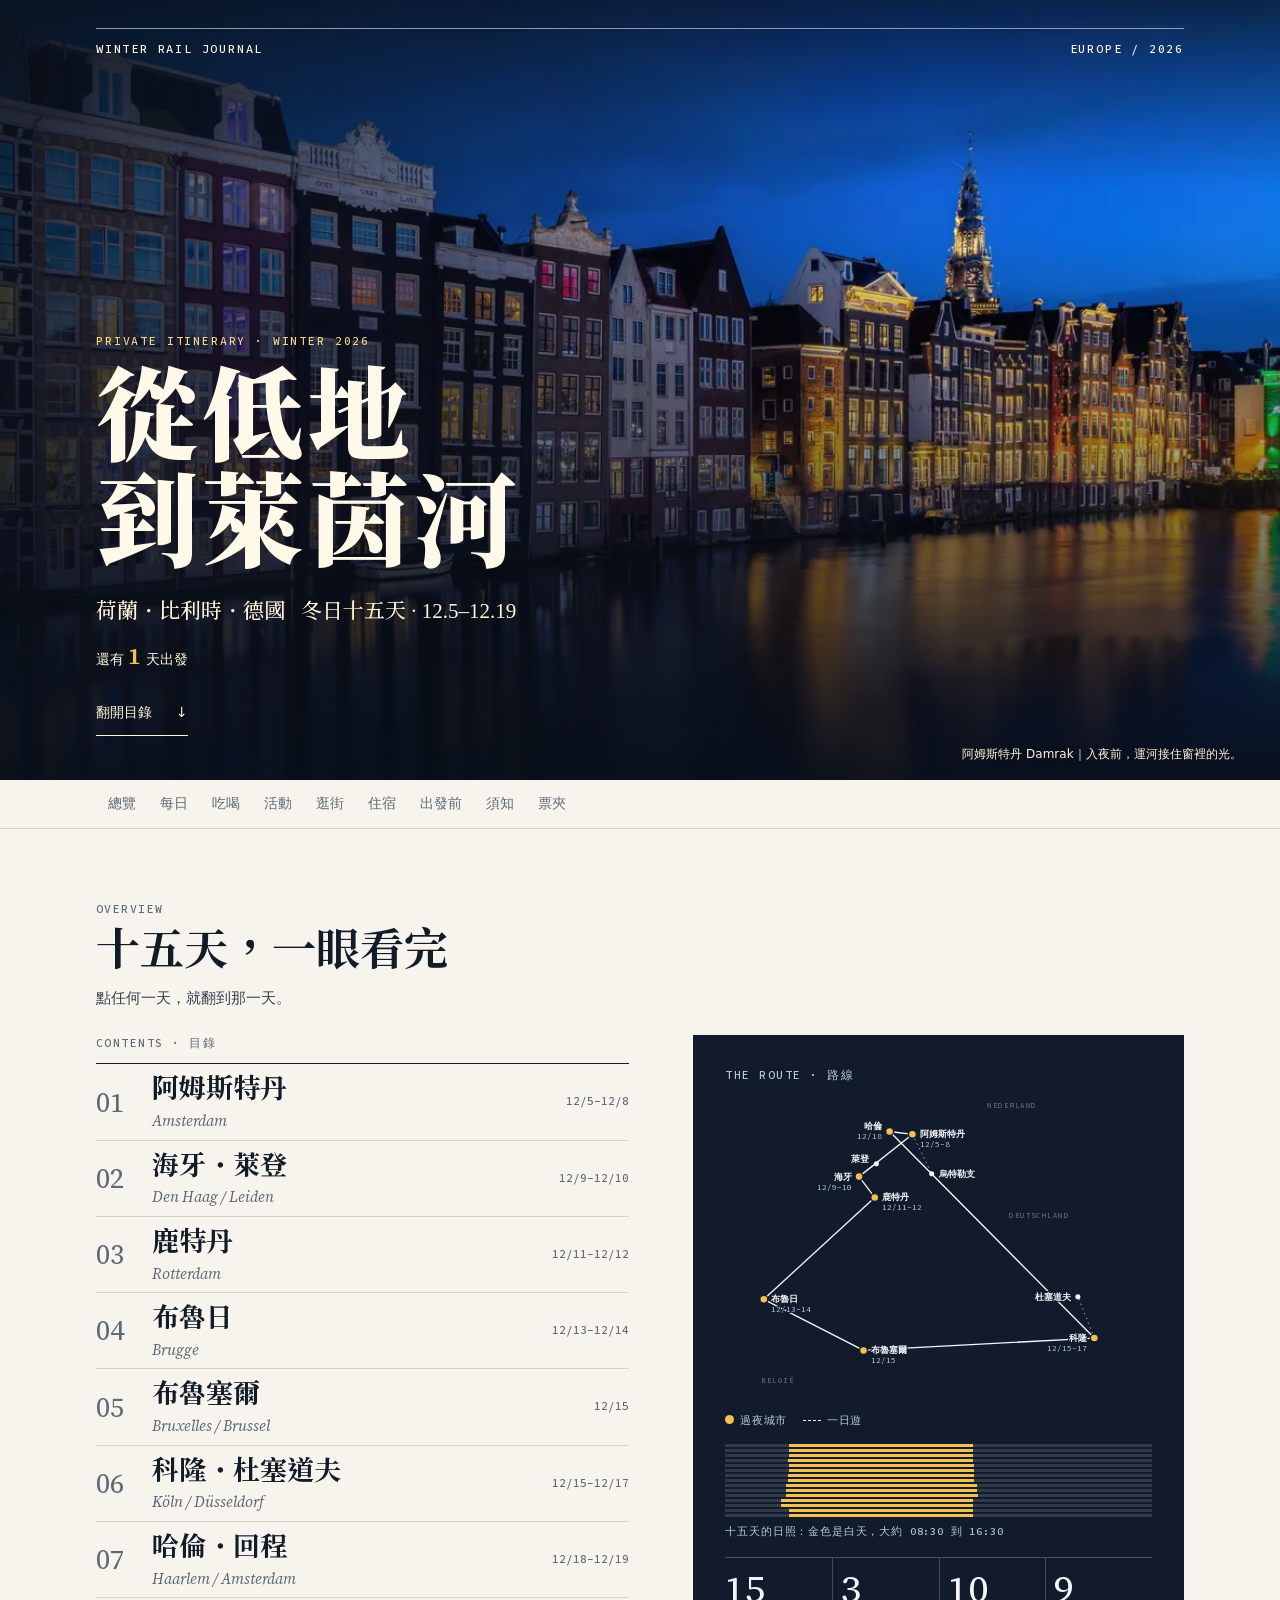
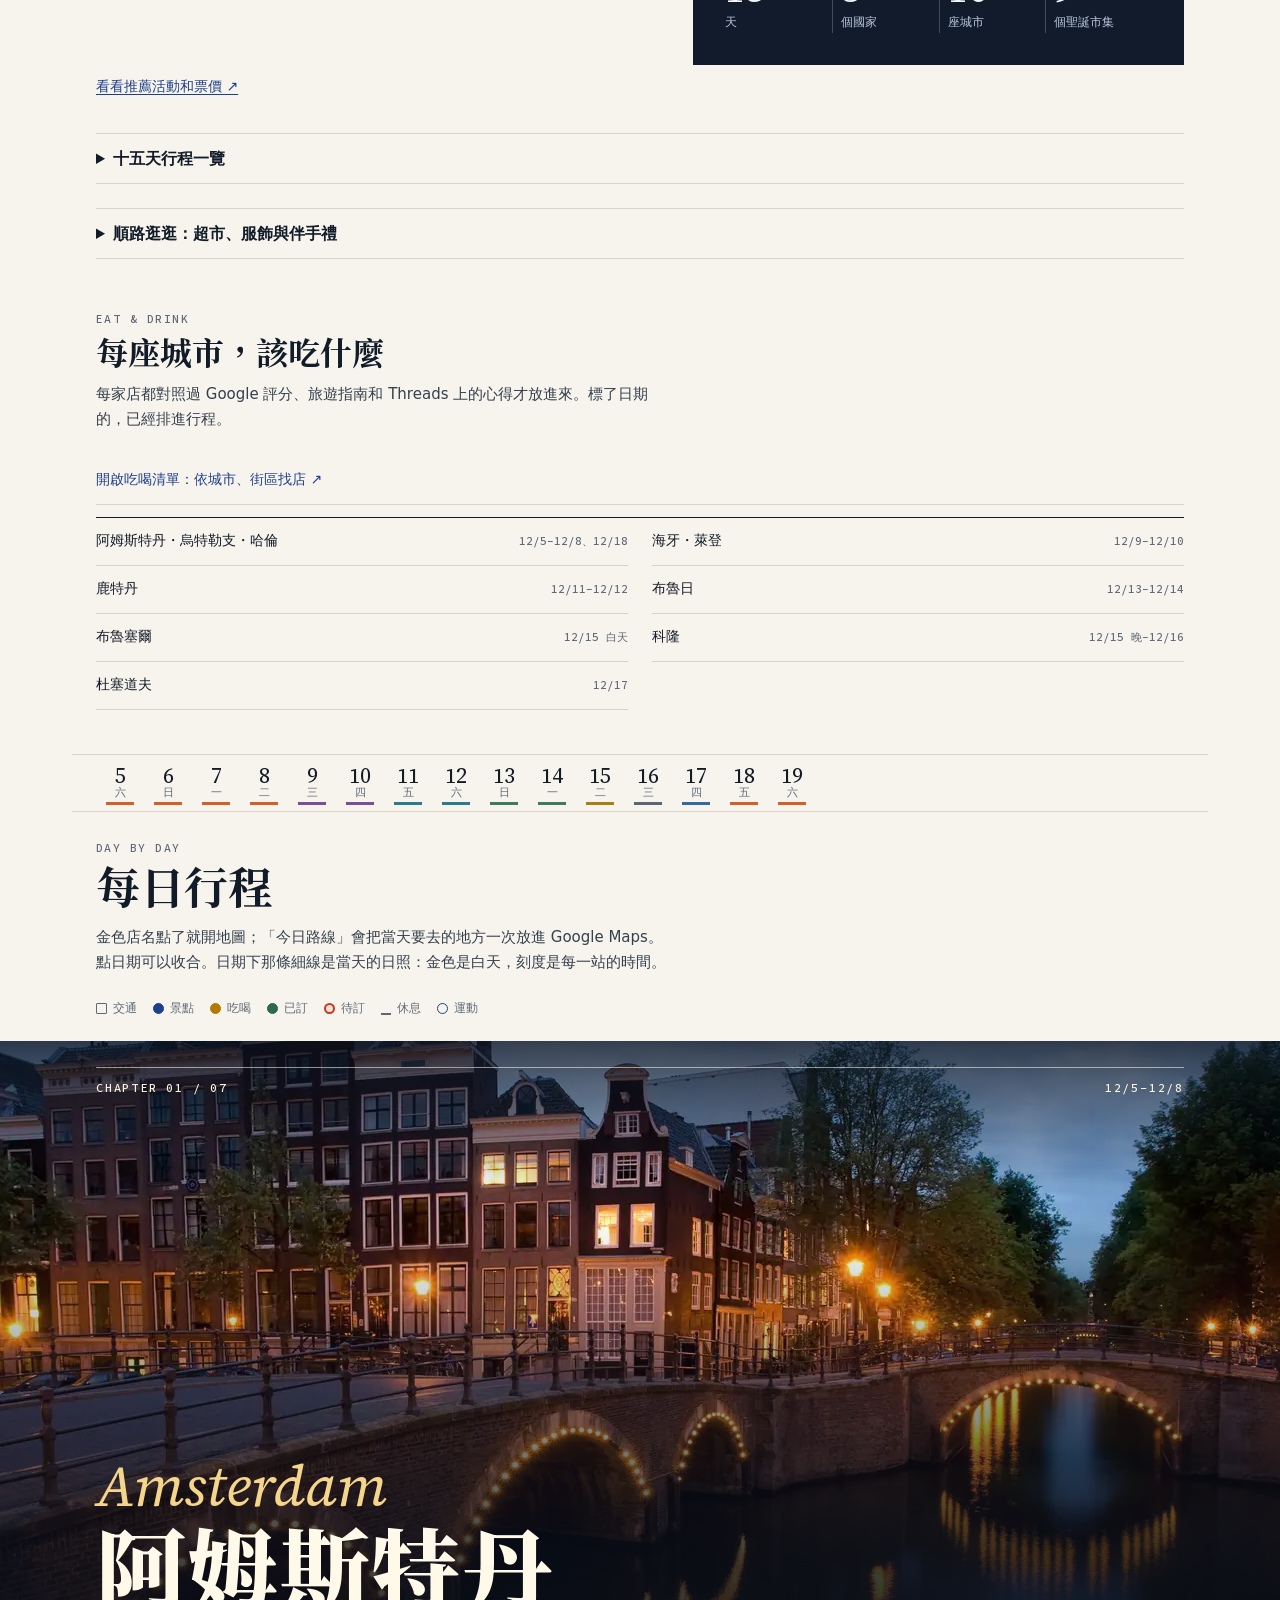
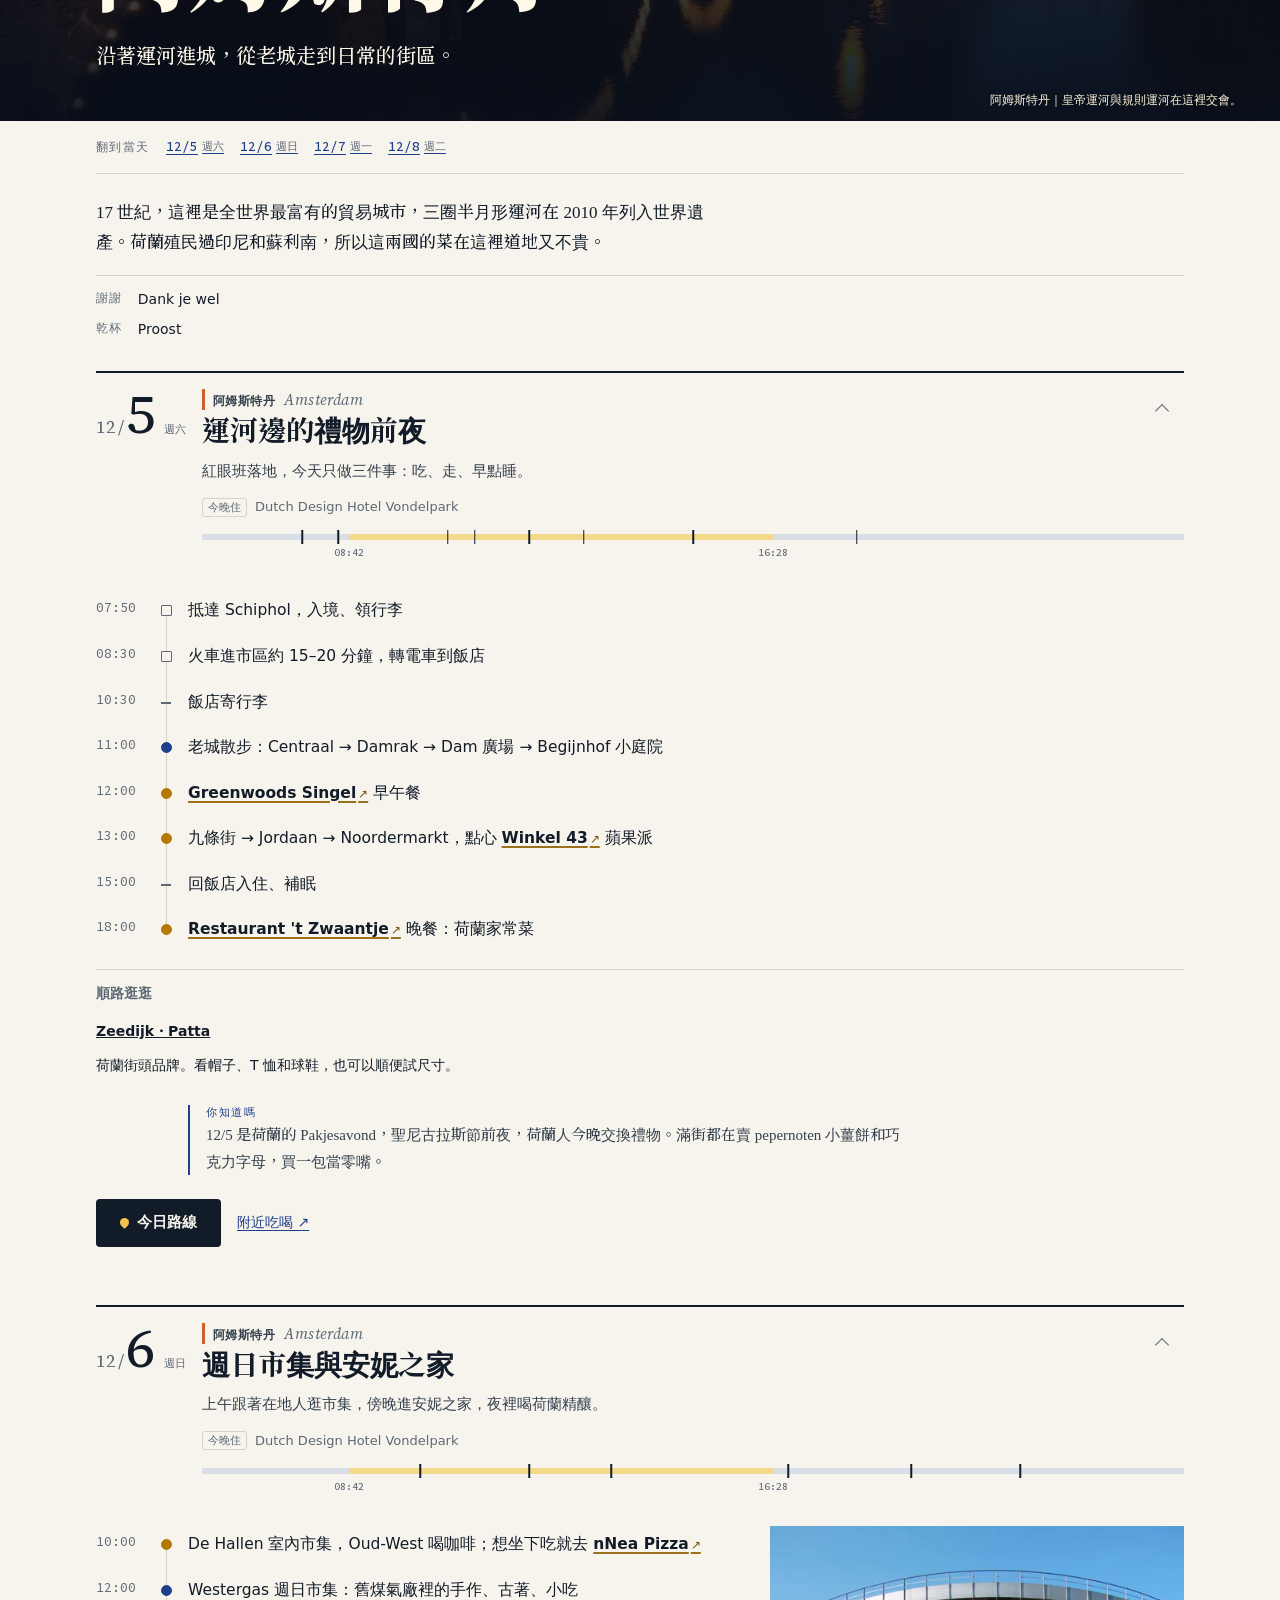
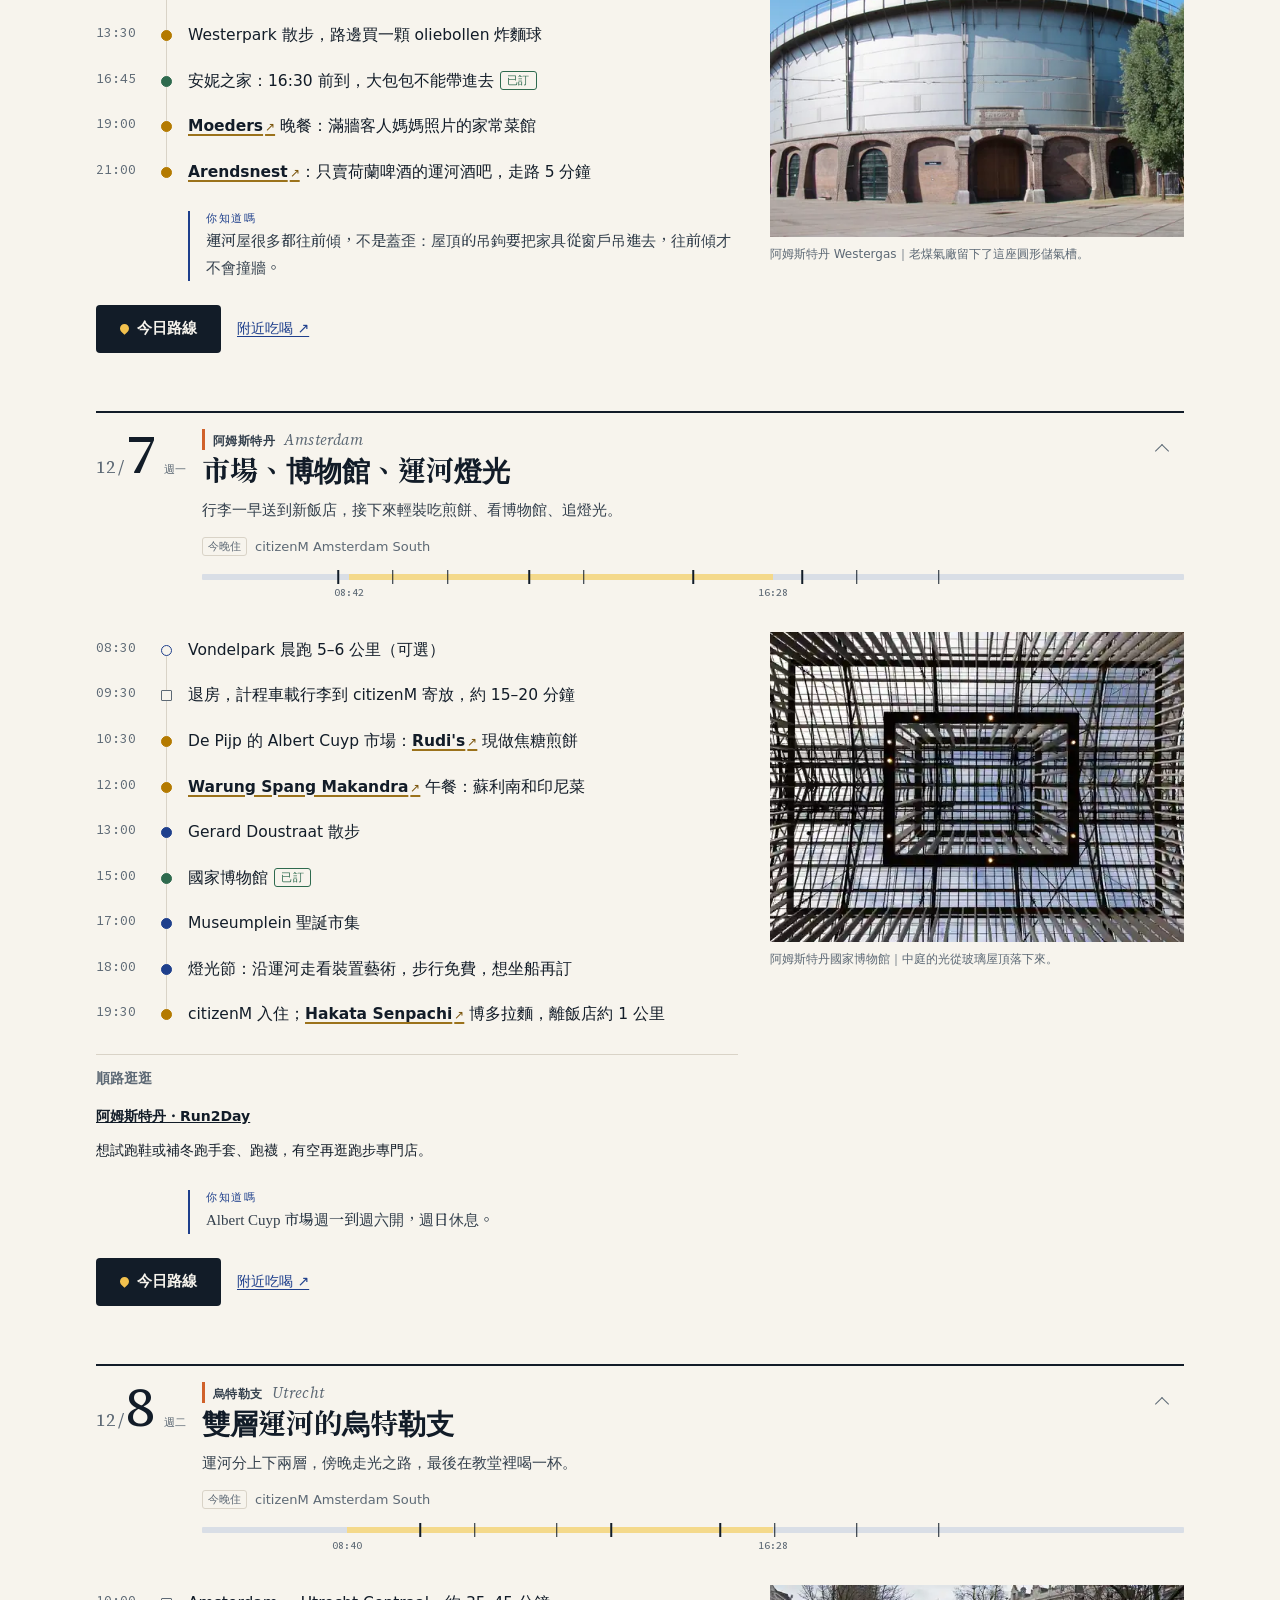
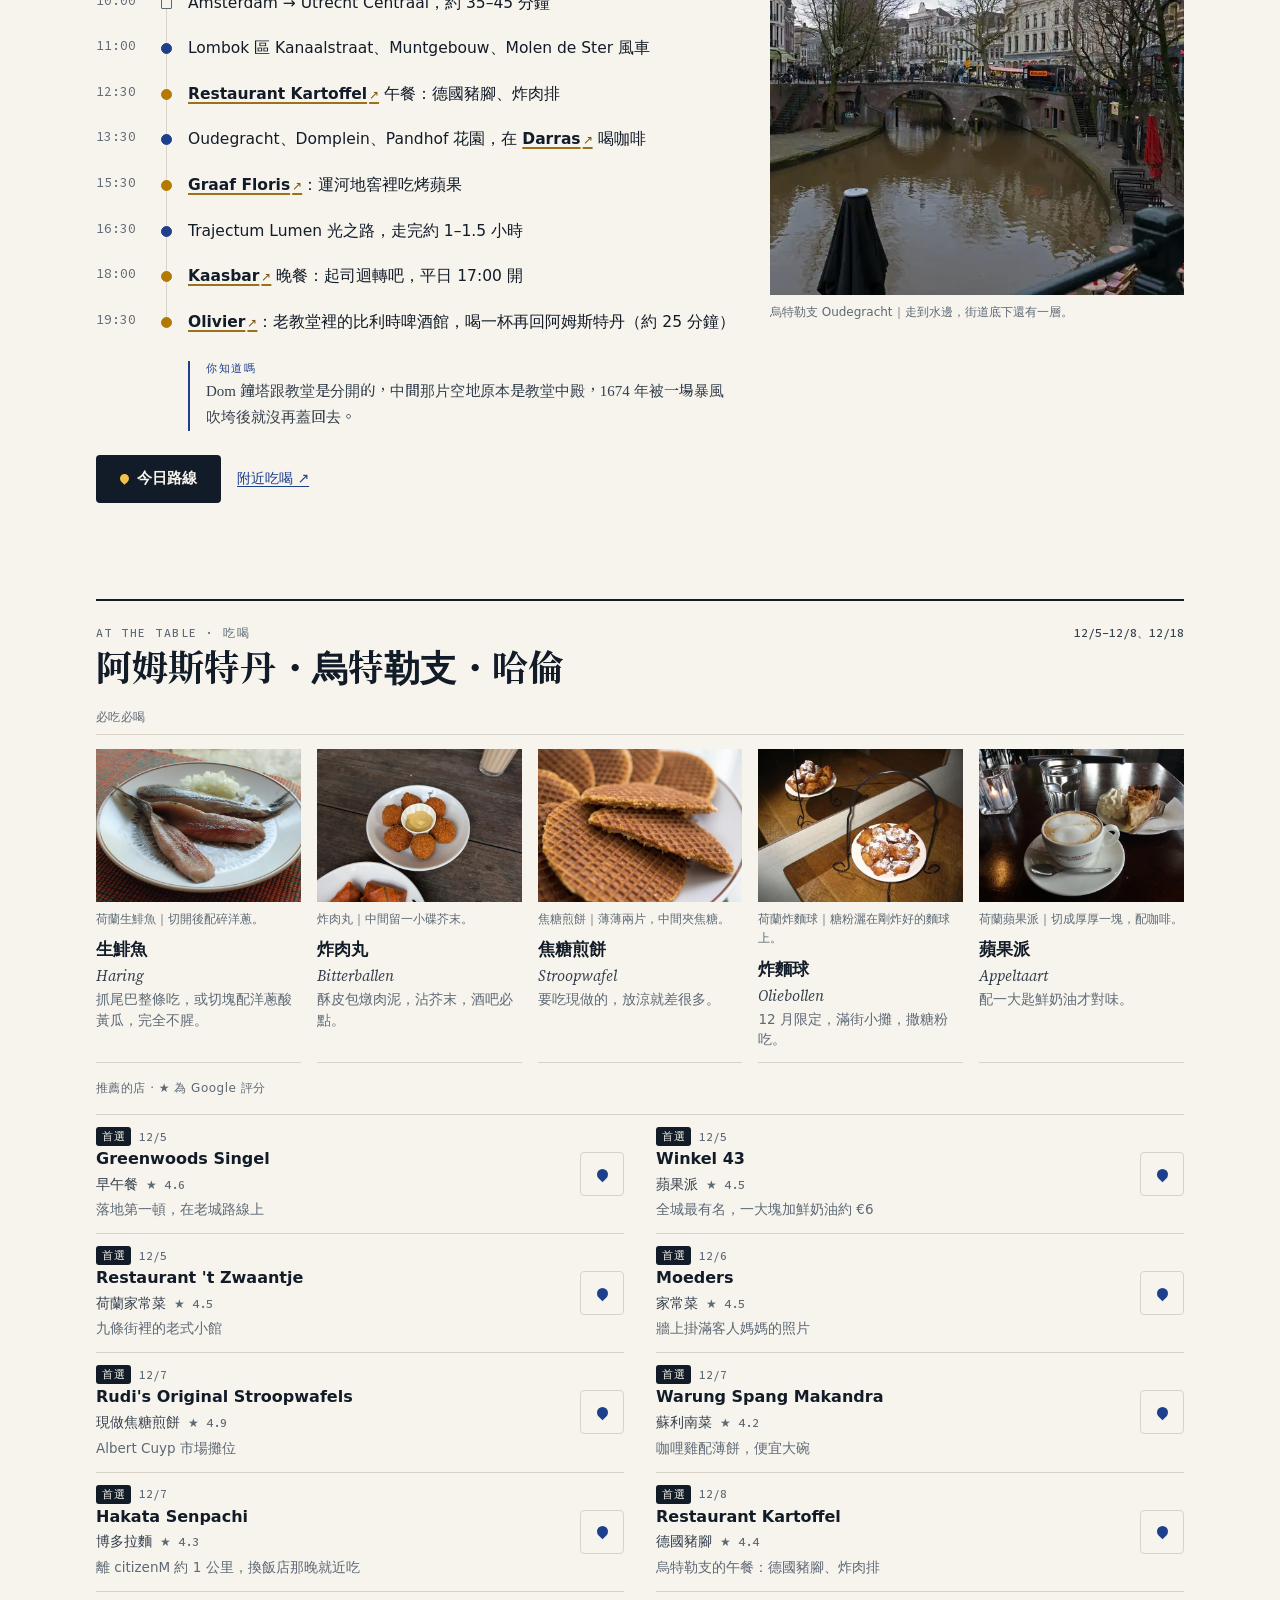
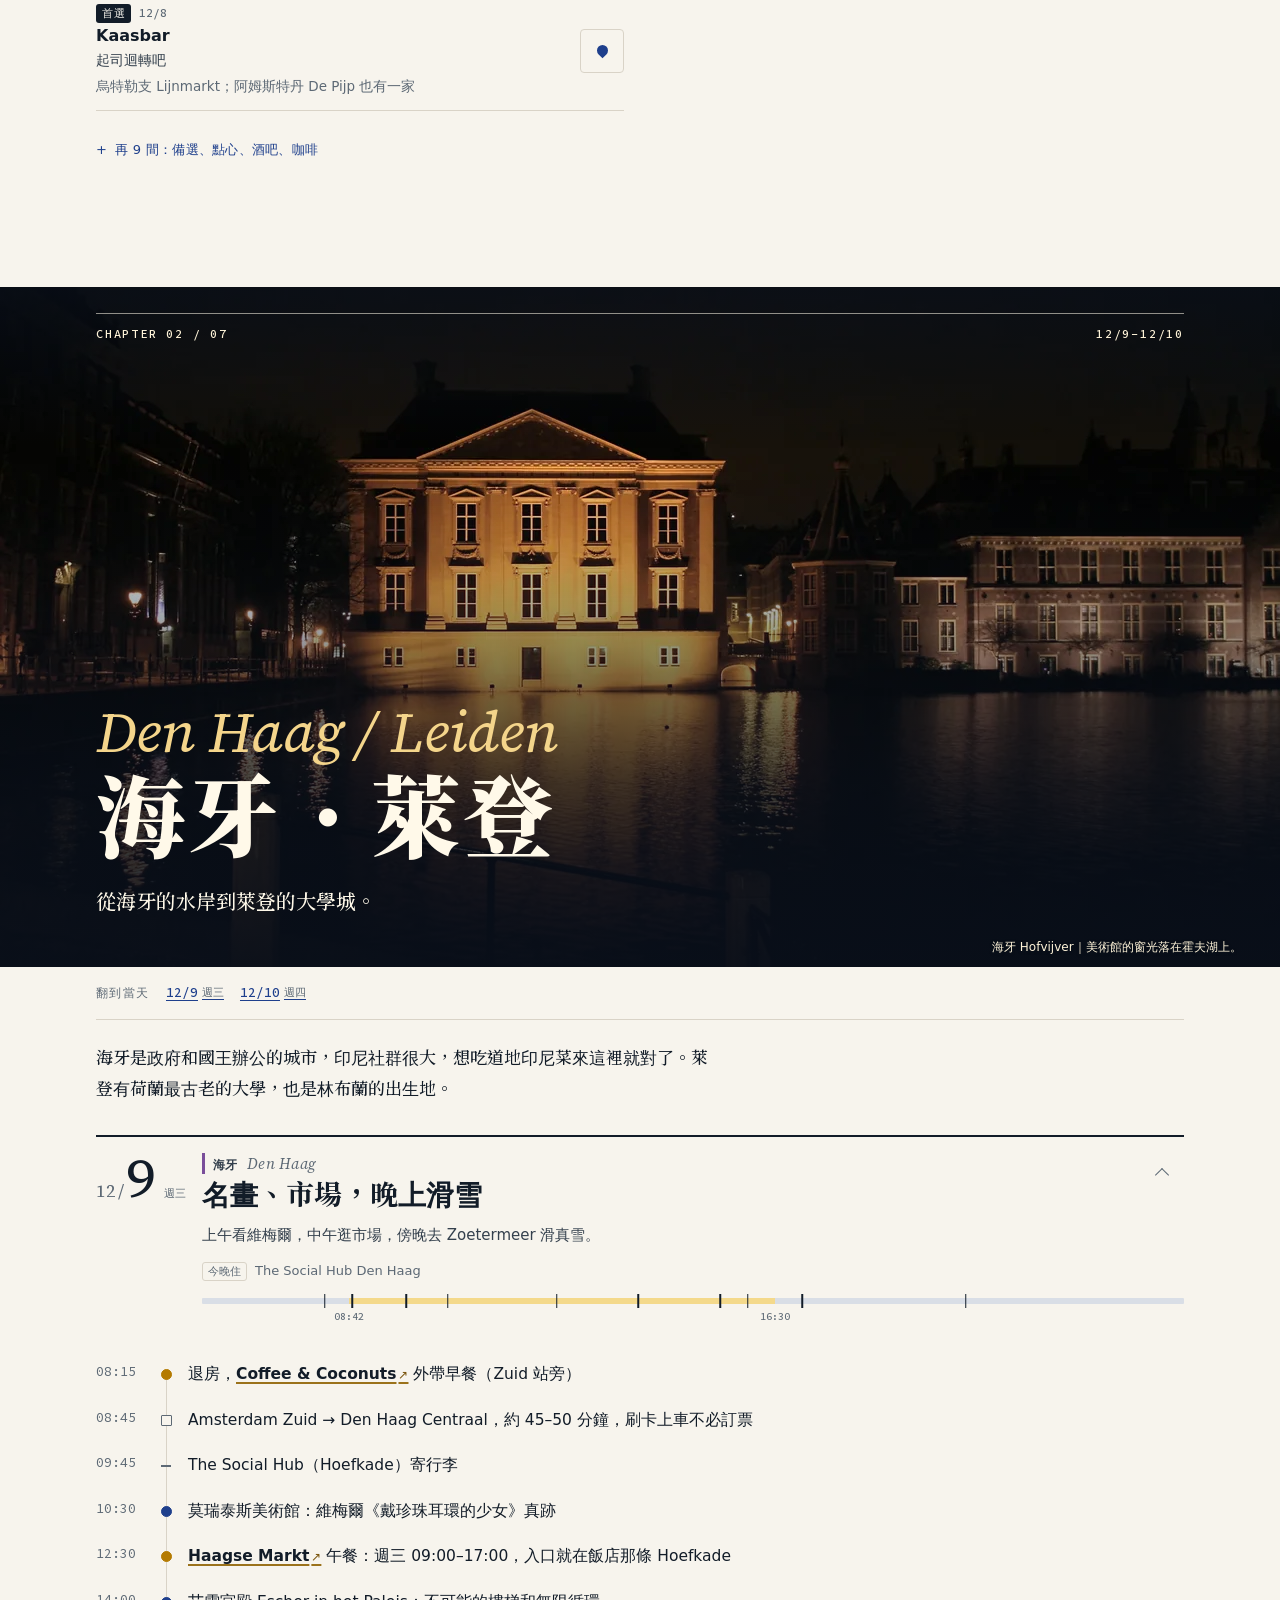
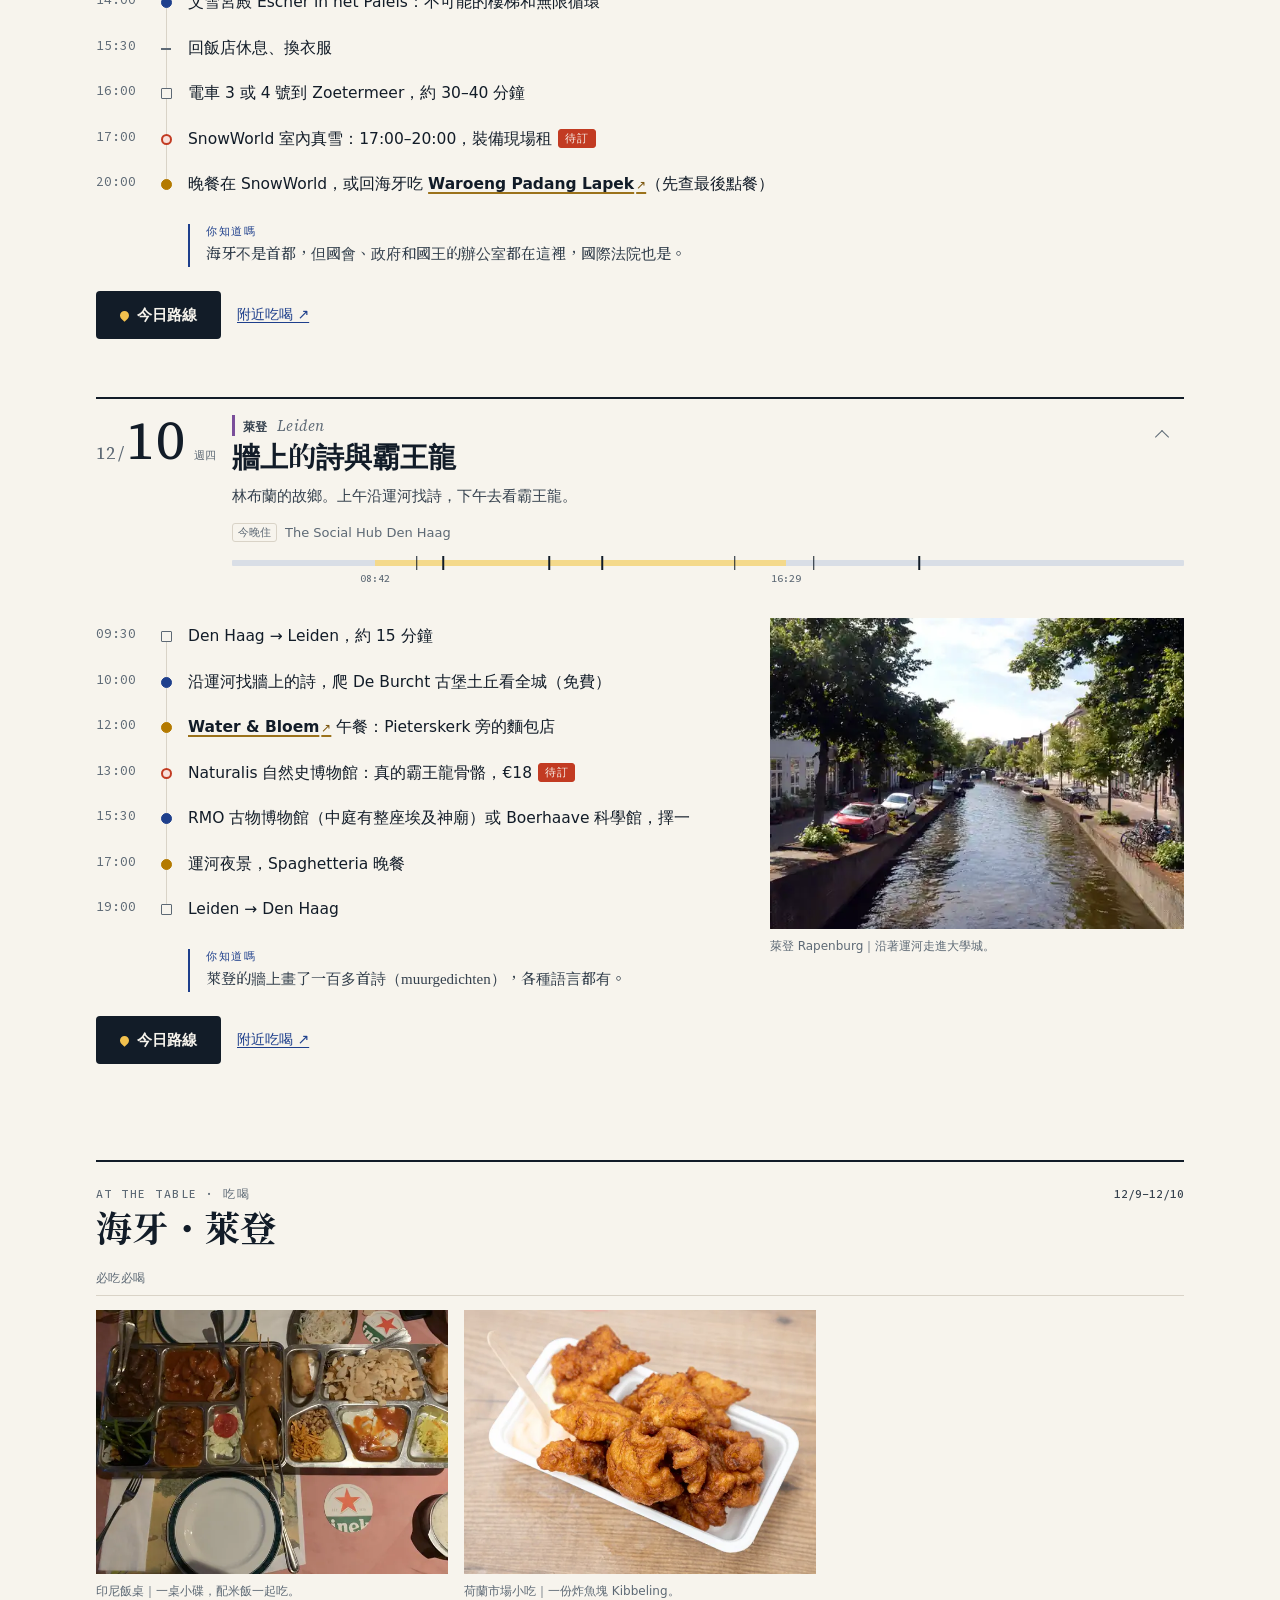
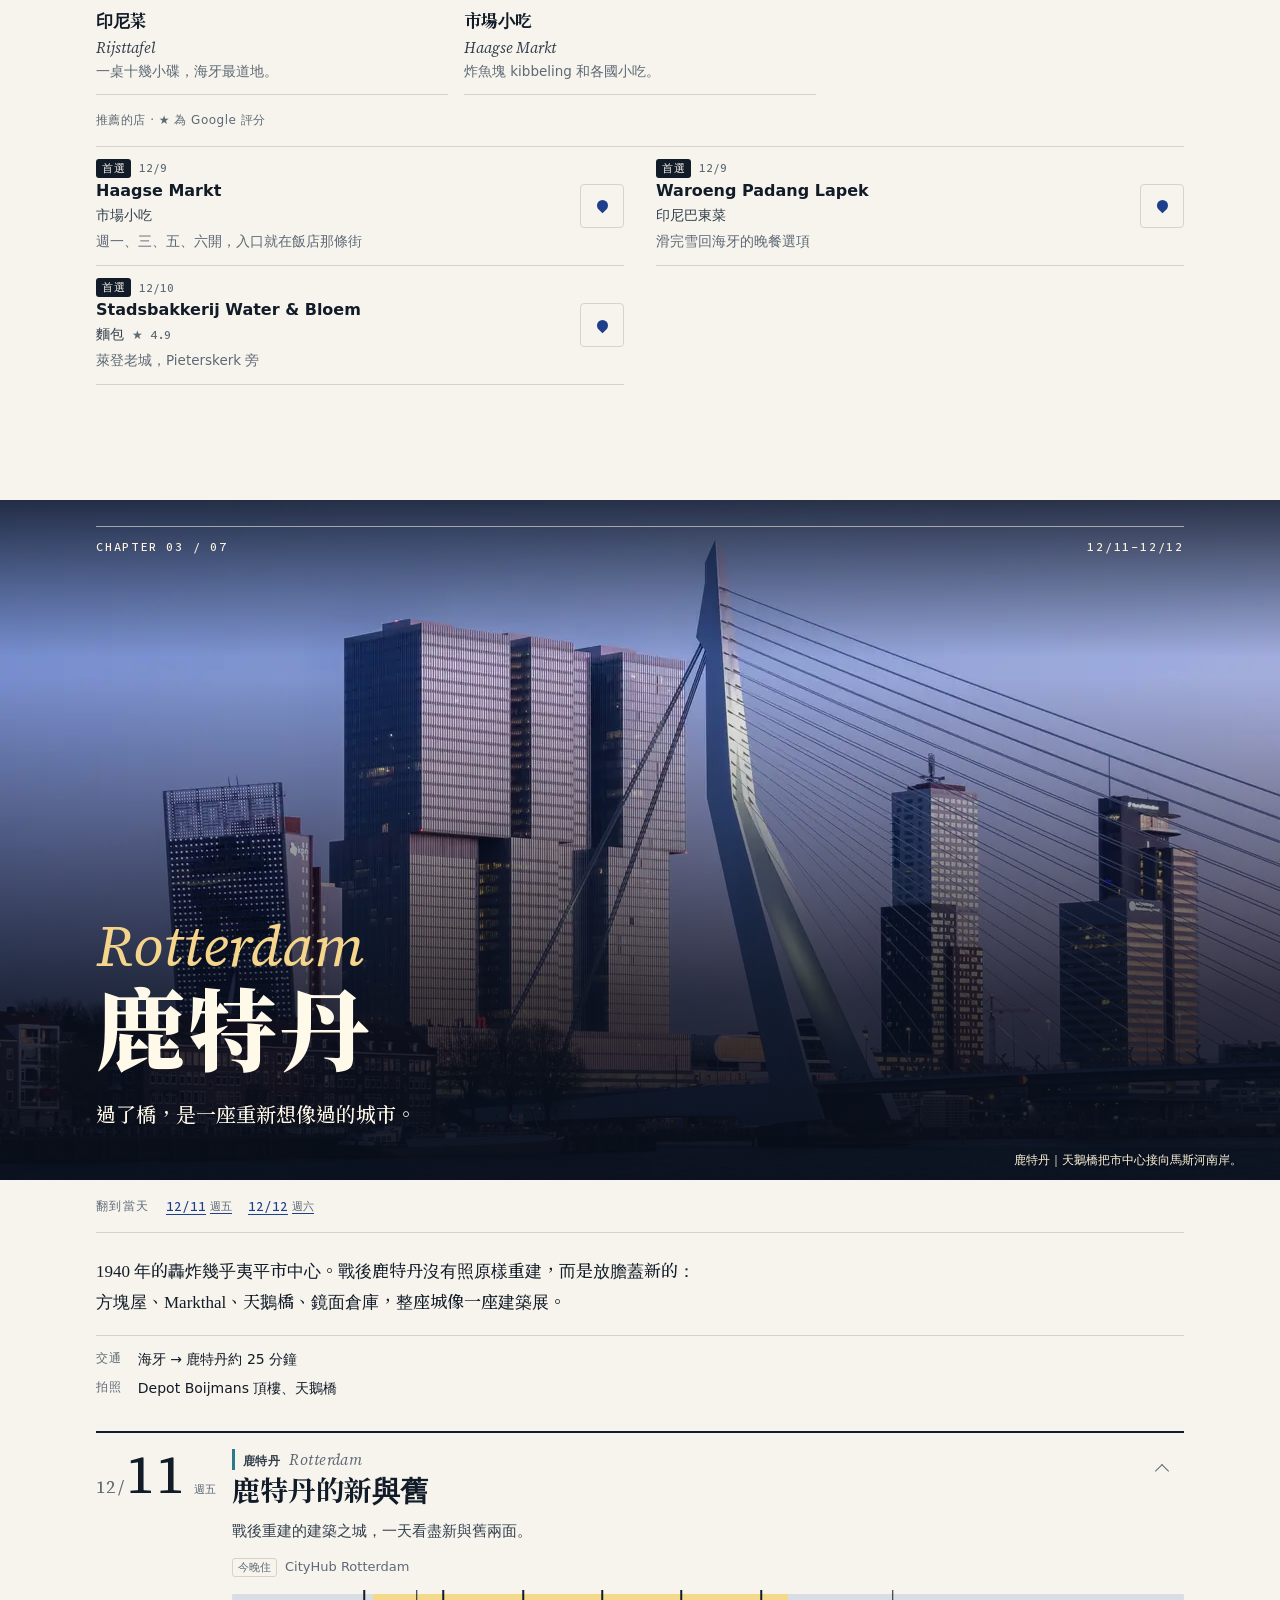
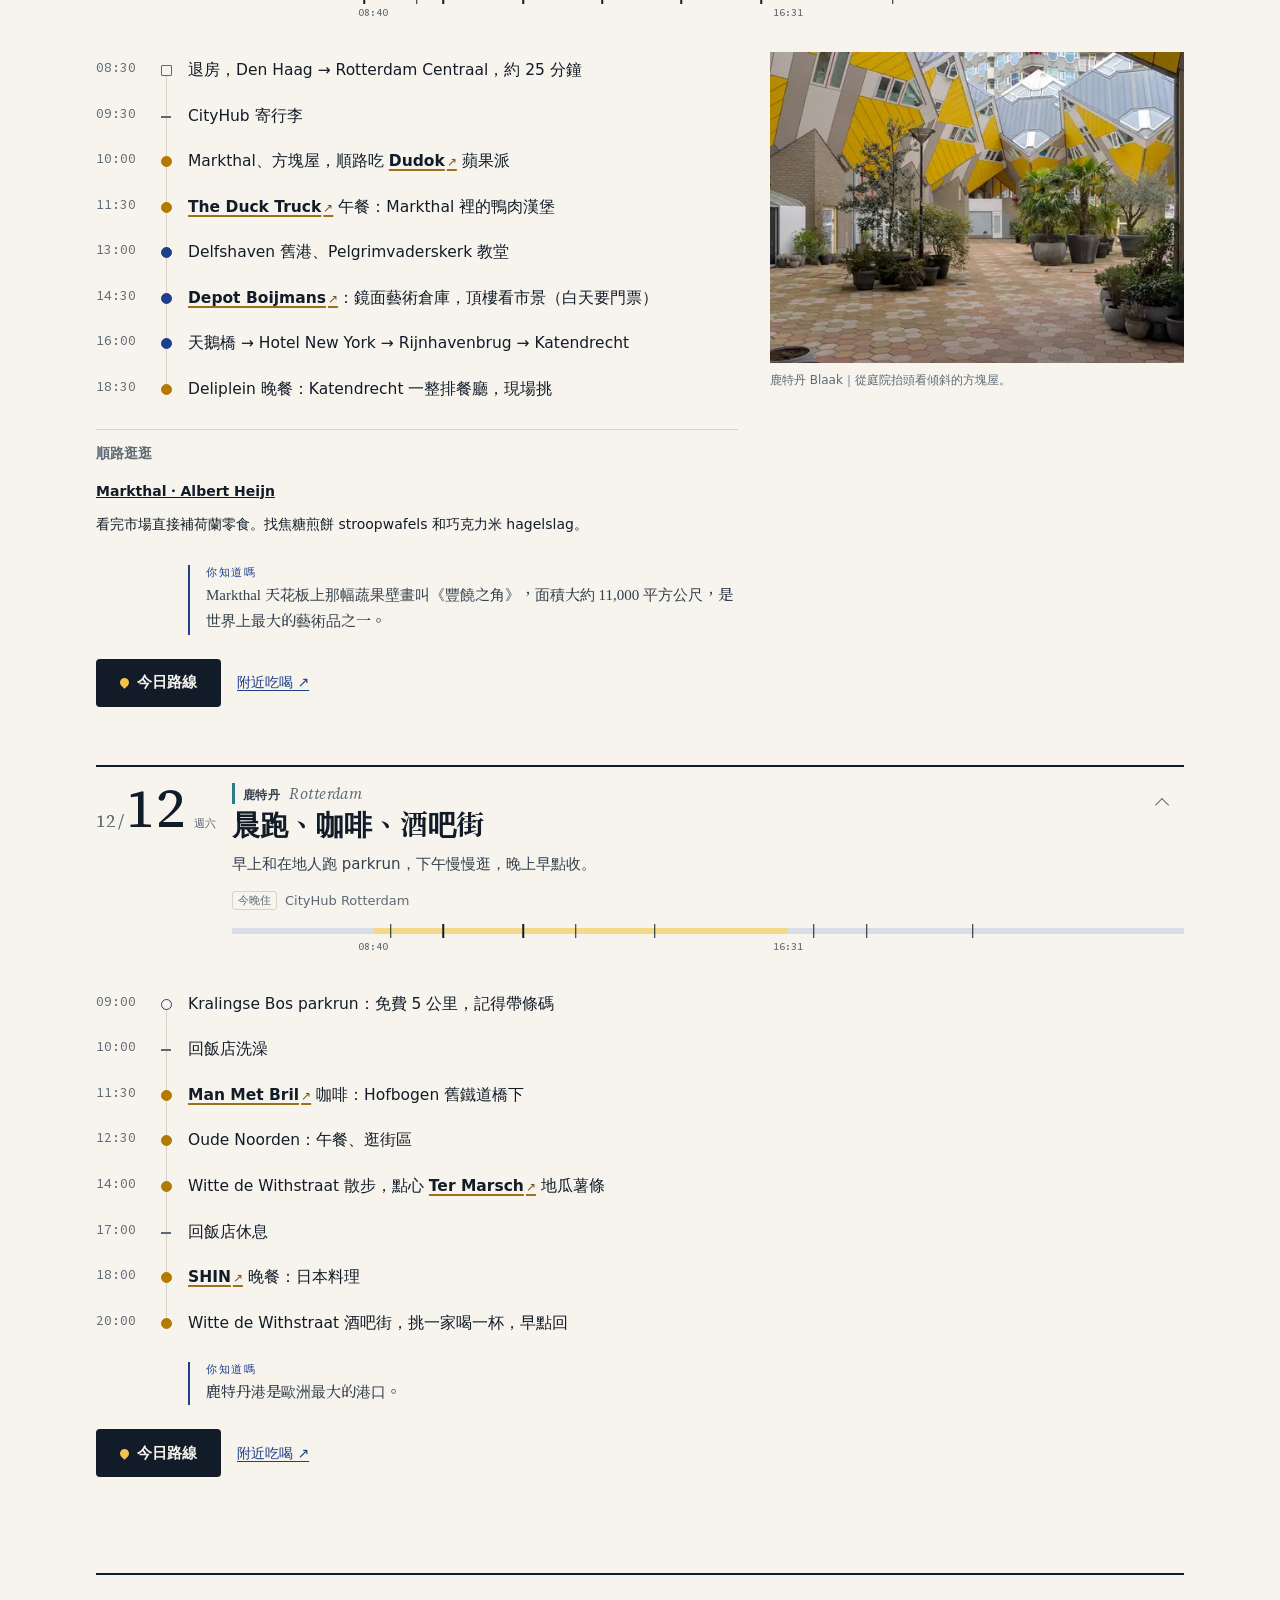
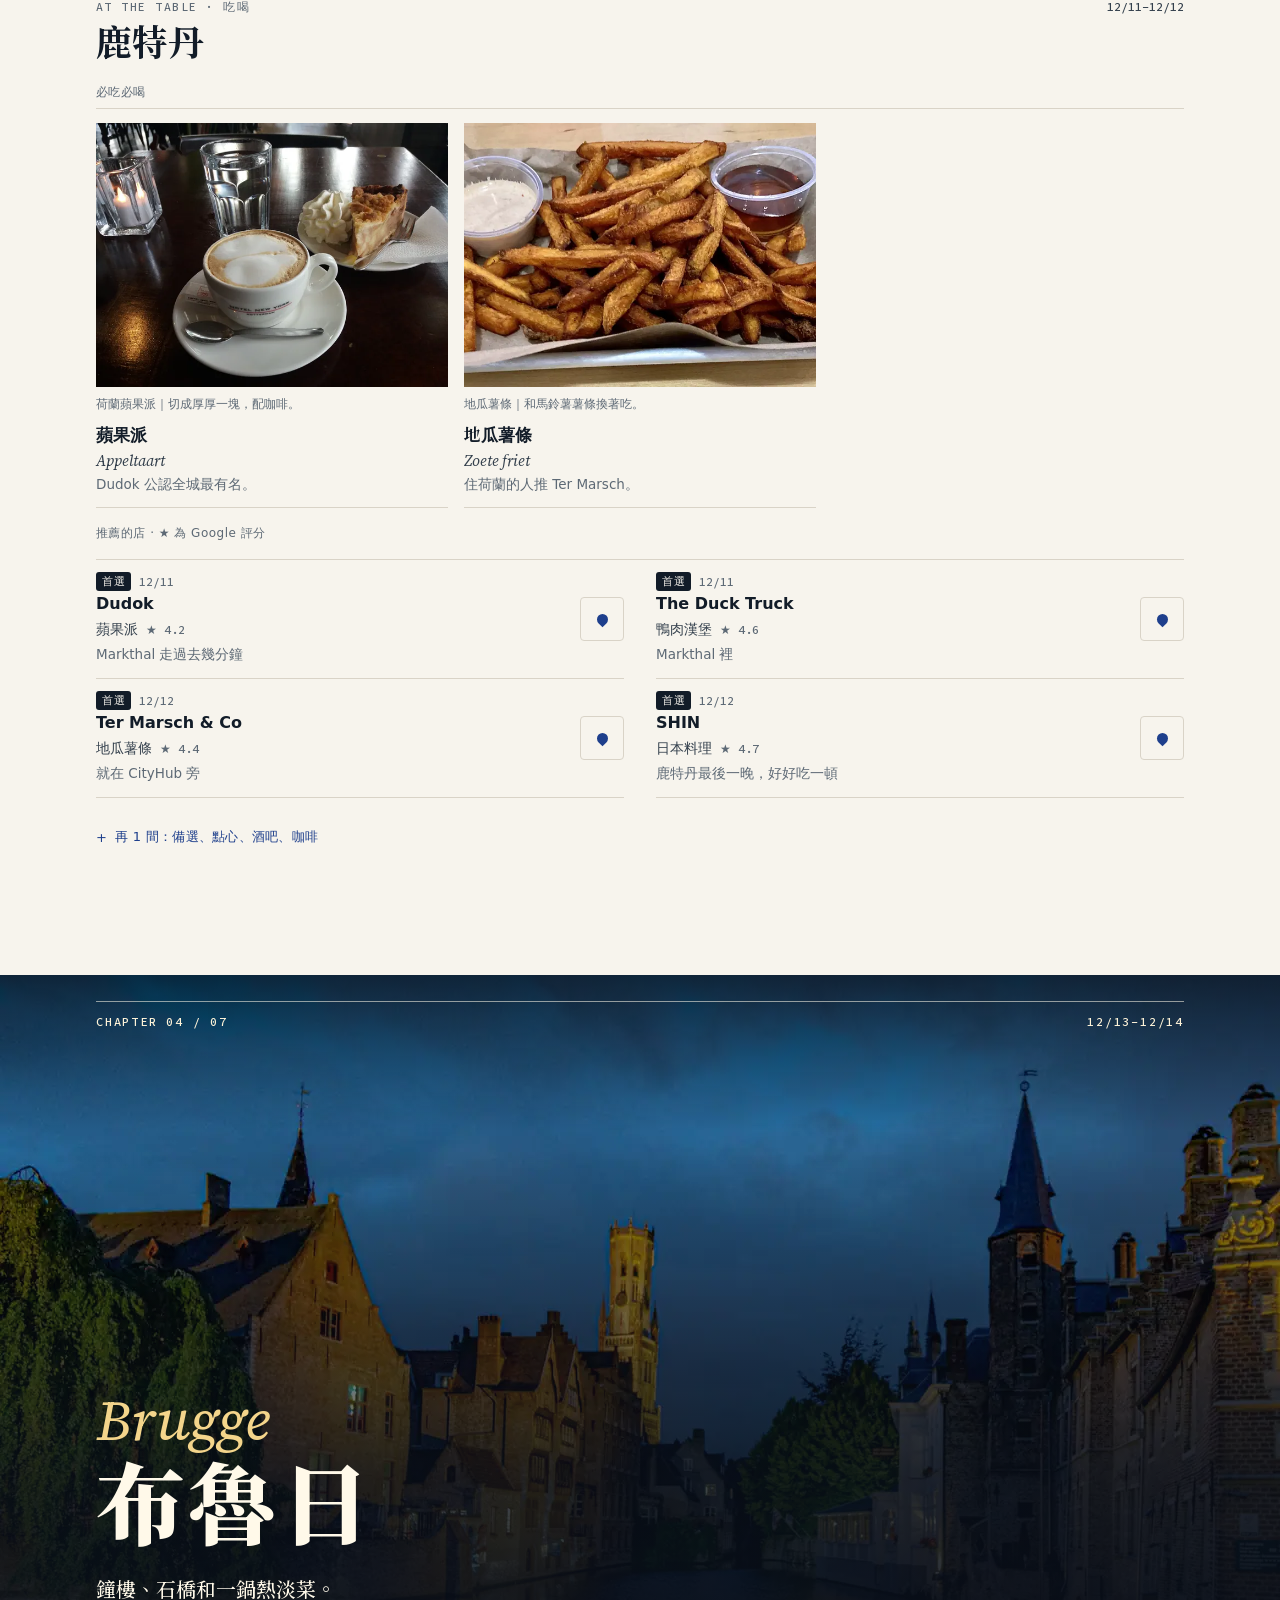
<file: index.html>
<!doctype html>
<html lang="zh-Hant">
<head>
<meta charset="utf-8">
<meta name="viewport" content="width=device-width, initial-scale=1, viewport-fit=cover">
<meta name="robots" content="noindex, nofollow">
<meta name="theme-color" content="#0F1F45">
<title>荷比德冬季旅行手冊</title>
<link rel="preload" href="assets/fonts/noto-serif-tc.woff2" as="font" type="font/woff2" crossorigin>
<style>[hidden]{display:none!important} img{max-width:100%} :root{padding-top:env(safe-area-inset-top,0px)}@font-face {
  font-family: 'Noto Serif TC';
  font-style: normal;
  font-weight: 500 900;
  font-display: optional;
  src: url(assets/fonts/noto-serif-tc.woff2) format('woff2');
  unicode-range: U+3001-3002, U+4e00, U+4e0b, U+4e39, U+4e4b, U+4e86, U+4e8b, U+4e94, U+4ec0, U+4eca, U+4f4e, U+500b, U+502b, U+50cf, U+5169, U+51ac, U+51fa, U+5229, U+5230, U+524d, U+5340-5341, U+5348, U+534a, U+5403-5404, U+548c, U+54c8, U+54ea, U+5564, U+559d, U+56de, U+570b, U+5728, U+5730, U+57ce, U+5834, U+585e, U+5927, U+5929, U+592b, U+597d, U+59c6, U+5b78, U+5b8c, U+5cb8, U+5e02-5e03, U+5e15, U+5e38, U+5ea7, U+5ee3, U+5f9e, U+5fb7, U+60f3, U+65af-65b0, U+65c5, U+65e5, U+662f, U+6642, U+665a, U+675c, U+6a13, U+6a4b, U+6bcf, U+6bd4, U+6c34, U+6cb3, U+6cbf, U+6d77, U+6de1, U+706b, U+71b1, U+723e, U+7259, U+7279, U+73ed, U+7559, U+767b-767c, U+7684, U+770b, U+773c, U+7761, U+77e5, U+77f3, U+79d1, U+7a0b, U+7d66, U+8001, U+81ea, U+8335, U+8377, U+83dc, U+840a, U+8457, U+862d, U+884c, U+8857, U+88e1, U+8981, U+8a02, U+8a25, U+8a72, U+8d70, U+8eca, U+9014, U+9032, U+904b, U+904e, U+9053, U+908a, U+90fd, U+9152, U+91c0, U+91cd, U+934b, U+9418, U+9593, U+963f, U+9686, U+9808, U+9996, U+9b6f, U+9e7f, U+9ebc, U+ff0c;
}
@font-face {
  font-family: 'Source Serif 4';
  font-style: normal;
  font-weight: 400 600;
  font-display: swap;
  src: url(assets/fonts/source-serif-roman.woff2) format('woff2');
  unicode-range: U+0000-00FF, U+0131, U+0152-0153, U+02BB-02BC, U+02C6, U+02DA, U+02DC, U+0304, U+0308, U+0329, U+2000-206F, U+20AC, U+2122, U+2191, U+2193, U+2212, U+2215, U+FEFF, U+FFFD;
}
@font-face {
  font-family: 'Source Serif 4';
  font-style: italic;
  font-weight: 400;
  font-display: swap;
  src: url(assets/fonts/source-serif-italic.woff2) format('woff2');
  unicode-range: U+0000-00FF, U+0131, U+0152-0153, U+02BB-02BC, U+02C6, U+02DA, U+02DC, U+0304, U+0308, U+0329, U+2000-206F, U+20AC, U+2122, U+2191, U+2193, U+2212, U+2215, U+FEFF, U+FFFD;
}
@font-face {
  font-family: 'Source Code Pro';
  font-style: normal;
  font-weight: 400 500;
  font-display: swap;
  src: url(assets/fonts/source-code-pro.woff2) format('woff2');
  unicode-range: U+0000-00FF, U+0131, U+0152-0153, U+02BB-02BC, U+02C6, U+02DA, U+02DC, U+0304, U+0308, U+0329, U+2000-206F, U+20AC, U+2122, U+2191, U+2193, U+2212, U+2215, U+FEFF, U+FFFD;
}

/* Layout: winter light × railway timetable. Night-blue cover with a to-scale route map and 15 daylight strips;
   below it, editorial rules instead of boxes: overview timetable → day pages with a daylight bar → food → stays → before you go → notes. */
:root{
 --paper:#F1F3F4; --surface:#FFFFFF; --sunk:#E7EBED; --ink:#121C28; --ink-2:#34404D; --muted:#5D6975;
 --rule:#D5DBE0; --rule-strong:#121C28;
 --delft:#1E3F8C; --delft-wash:#E3E9F4; --lamp:#B47A00; --lamp-wash:#F6EBD3;
 --ok:#2E6A4E; --ok-wash:#DEEEE5; --warn:#C23B22; --warn-wash:#F8E1DB;
 --night:#0F1F45; --night-ink:#F3F5FA; --night-muted:#A8B6D6; --sun:#F2C14E;
 --day-band:#F4D98B; --night-band:#D9DEE6;
 --c-ams:#D0612A; --c-dh:#7A4E9A; --c-rtm:#2C7A8C; --c-bru:#3F7A5A; --c-bxl:#A8800F; --c-kol:#5A6475; --c-dus:#3367A6;
 --f-display:"Noto Serif TC","Songti TC",serif; --f-num:"Source Serif 4","Noto Serif TC",serif;
 --f-body:"Noto Sans TC","PingFang TC","Microsoft JhengHei",system-ui,sans-serif; --f-mono:"Source Code Pro","Noto Sans TC",ui-monospace,Menlo,monospace;
 --s1:4px;--s2:8px;--s3:12px;--s4:16px;--s5:24px;--s6:32px;--s7:48px;--s8:72px;
 --r:4px; --tap:44px; --gutter:16px; --nav-h:48px; --chips-h:56px;
}
@media (prefers-color-scheme: dark){:root:not([data-theme="light"]){
 --paper:#0B0F15; --surface:#121820; --sunk:#19212B; --ink:#E9EDF2; --ink-2:#C4CCD6; --muted:#93A0AE;
 --rule:#25303C; --rule-strong:#E9EDF2; --delft:#93B2F2; --delft-wash:#16233D; --lamp:#F2C14E; --lamp-wash:#2E2614;
 --ok:#7CCBA2; --ok-wash:#132A20; --warn:#F28B74; --warn-wash:#33190F;
 --night:#070C18; --night-ink:#EEF2F8; --night-muted:#8E9CC0; --sun:#F2C14E; --day-band:#8A7230; --night-band:#1E2834;
 --c-ams:#F09A66; --c-dh:#C3A3DD; --c-rtm:#86C2DE; --c-bru:#8CC7A8; --c-bxl:#E0BC5E; --c-kol:#AEB6C4; --c-dus:#8DB6E6;
 color-scheme:dark;}}
:root[data-theme="dark"]{
 --paper:#0B0F15; --surface:#121820; --sunk:#19212B; --ink:#E9EDF2; --ink-2:#C4CCD6; --muted:#93A0AE;
 --rule:#25303C; --rule-strong:#E9EDF2; --delft:#93B2F2; --delft-wash:#16233D; --lamp:#F2C14E; --lamp-wash:#2E2614;
 --ok:#7CCBA2; --ok-wash:#132A20; --warn:#F28B74; --warn-wash:#33190F;
 --night:#070C18; --night-ink:#EEF2F8; --night-muted:#8E9CC0; --sun:#F2C14E; --day-band:#8A7230; --night-band:#1E2834;
 --c-ams:#F09A66; --c-dh:#C3A3DD; --c-rtm:#86C2DE; --c-bru:#8CC7A8; --c-bxl:#E0BC5E; --c-kol:#AEB6C4; --c-dus:#8DB6E6;
 color-scheme:dark;}

*{box-sizing:border-box}
html{scroll-behavior:smooth}
@media (prefers-reduced-motion:reduce){html{scroll-behavior:auto}*{transition:none!important}}
body{margin:0;background:var(--paper);color:var(--ink);font:400 16px/1.7 var(--f-body)}
body::before{content:"";position:fixed;inset:0 0 auto;height:env(safe-area-inset-top,0px);z-index:30;background:var(--paper)}
a{color:inherit}
a:focus-visible,summary:focus-visible,input:focus-visible+.box{outline:2px solid var(--delft);outline-offset:2px}
h1,h2,h3{margin:0;text-wrap:balance} p{margin:0}
.wrap{max-width:1040px;margin:0 auto;padding-left:max(var(--gutter),env(safe-area-inset-left,0px));padding-right:max(var(--gutter),env(safe-area-inset-right,0px))}
@media(min-width:761px){:root{--gutter:24px}}
.nb{white-space:nowrap}
.label{font:500 12px/1.4 var(--f-body);letter-spacing:.04em;color:var(--muted)}
.kicker{font:500 11.5px/1.4 var(--f-mono);letter-spacing:.14em;text-transform:uppercase;color:var(--muted)}
.mono{font-family:var(--f-mono);font-variant-numeric:tabular-nums}
section.block{padding-block:var(--s8) 0;scroll-margin-top:var(--nav-h)}
.block-head{display:grid;gap:var(--s2);margin-bottom:var(--s5)}
.block-head h2{font:700 clamp(30px,7vw,44px)/1.2 var(--f-display)}
.block-head p{color:var(--ink-2);font-size:15px;max-width:38em}

/* cover */
.cover{background:var(--night);color:var(--night-ink)}
.cover .wrap{display:grid;grid-template-columns:minmax(0,1fr) minmax(0,1.05fr);gap:var(--s7);align-items:center;padding-block:var(--s8) var(--s7)}
.eyebrow{font:500 11.5px/1 var(--f-mono);letter-spacing:.16em;color:var(--night-muted)}
.cover h1{font:900 clamp(44px,9vw,76px)/1.04 var(--f-display);margin-top:var(--s5);letter-spacing:.01em}
.cover .sub{font:500 17px/1.5 var(--f-display);color:var(--night-muted);margin-top:var(--s3)}
.cover .stats{display:grid;grid-template-columns:repeat(4,minmax(0,1fr));margin-top:var(--s6);border-top:1px solid color-mix(in srgb,var(--night-ink) 22%,transparent)}
.stat{display:grid;padding:var(--s3) var(--s3) 0}.stat:first-child{padding-left:0}
.stat+.stat{border-left:1px solid color-mix(in srgb,var(--night-ink) 22%,transparent)}
.stat b{font:400 40px/1 var(--f-num)}.stat span{font-size:12px;color:var(--night-muted);margin-top:4px}
.countdown{margin-top:var(--s5);color:var(--night-muted);font-size:14px}
.countdown b{font:600 24px var(--f-num);color:var(--sun)}
.routemap{width:100%;height:auto;max-width:100%;display:block}
.routemap .country{fill:var(--night-muted);opacity:.45;font:500 10px var(--f-mono);letter-spacing:.2em}
.routemap .leg{fill:none;stroke:var(--night-ink);stroke-width:1.8;stroke-linejoin:round;stroke-linecap:round}
.routemap .spur{stroke:var(--night-ink);stroke-width:1.3;stroke-dasharray:2 5;opacity:.7}
.routemap .stay{fill:var(--sun);stroke:var(--night);stroke-width:2}
.routemap .trip{fill:var(--night-ink)}
.routemap .city{fill:var(--night-ink);font:600 13px var(--f-body)}
.routemap .cdate{fill:var(--night-muted);font:400 10.5px var(--f-mono)}
.routemap .city,.routemap .cdate{paint-order:stroke;stroke:var(--night);stroke-width:3px;stroke-linejoin:round}
.maplegend{display:flex;gap:var(--s4);font:500 11px var(--f-mono);letter-spacing:.06em;color:var(--night-muted);margin-top:var(--s2);flex-wrap:wrap}
.maplegend i{display:inline-block;width:9px;height:9px;border-radius:50%;background:var(--sun);margin-right:6px}
.maplegend em{display:inline-block;width:18px;border-top:1.5px dashed var(--night-ink);margin-right:6px;vertical-align:3px}
.strips{display:grid;gap:3px;margin-top:var(--s5)}
.strips i{display:block;height:4px;background:linear-gradient(90deg,color-mix(in srgb,var(--night-ink) 14%,transparent) var(--sr),var(--sun) var(--sr) var(--ss),color-mix(in srgb,var(--night-ink) 14%,transparent) var(--ss))}
.strips-cap{font:500 10.5px var(--f-mono);letter-spacing:.08em;color:var(--night-muted);margin-top:var(--s2)}

/* nav */
.nav{position:sticky;top:0;z-index:20;background:color-mix(in srgb,var(--paper) 88%,transparent);backdrop-filter:saturate(1.4) blur(12px);-webkit-backdrop-filter:saturate(1.4) blur(12px);border-bottom:1px solid var(--rule)}
.nav .wrap{display:flex;align-items:center;gap:var(--s2)}
.nav ul{list-style:none;margin:0;padding:0;display:flex;flex:1;min-width:0;overflow-x:auto;scrollbar-width:none}
.nav a{height:var(--nav-h);display:flex;align-items:center;padding:0 var(--s3);font:500 14px var(--f-body);color:var(--muted);text-decoration:none;white-space:nowrap}
.nav a:hover{color:var(--ink)}
.nav a[aria-current="true"]{color:var(--ink);box-shadow:inset 0 -2px var(--ink)}
.today{flex:none;border-radius:var(--r);background:var(--ink);color:var(--paper);font:600 14px var(--f-body);height:32px;display:flex;align-items:center;padding:0 var(--s4);text-decoration:none}

/* overview */
.ovlist{border-top:2px solid var(--rule-strong)}
@media(min-width:761px){.ovlist{columns:2;column-gap:var(--s7)}}
.ov{display:grid;grid-template-columns:64px minmax(0,1fr);gap:2px var(--s3);align-items:baseline;min-height:56px;padding:var(--s3) 0;border-bottom:1px solid var(--rule);text-decoration:none;break-inside:avoid}
.ov-date{grid-row:span 2;display:flex;gap:6px;align-items:baseline}
.ov-date b{font:400 20px/1 var(--f-num);color:var(--c)}.ov-date i{font:500 11px var(--f-mono);font-style:normal;color:var(--muted)}
.ov-main{display:grid}.ov-city{font:600 12px var(--f-body);letter-spacing:.04em;color:var(--c)}
.ov-title{font:500 15.5px/1.45 var(--f-body)}.ov:hover .ov-title{text-decoration:underline}
.ov-hotel{font-size:12.5px;color:var(--muted)}
.ov.is-today .ov-title{font-weight:700}
@media(max-width:760px){.ov-hotel:not(.is-change){display:none}}

/* date chips + legend */
.dchips{position:sticky;top:var(--nav-h);z-index:15;display:flex;overflow-x:auto;scrollbar-width:none;padding:0 var(--gutter);margin:0 calc(-1*var(--gutter)) var(--s5);border-bottom:1px solid var(--rule);background:var(--paper);scroll-snap-type:x proximity}
.dchip{position:relative;flex:none;display:grid;justify-items:center;align-content:center;min-width:48px;height:var(--chips-h);text-decoration:none;scroll-snap-align:start}
.dchip::after{content:"";position:absolute;left:10px;right:10px;bottom:6px;height:3px;background:var(--c)}
.dchip b{font:400 21px/1 var(--f-num)}.dchip i{font:500 10.5px var(--f-mono);font-style:normal;color:var(--muted)}
.dchip[aria-current="true"]{background:var(--sunk)}
.dchip.is-today{background:var(--ink);color:var(--paper)}.dchip.is-today i{color:inherit}
.legend{display:flex;flex-wrap:wrap;gap:var(--s2) var(--s4);font:500 12px var(--f-body);color:var(--muted);margin-bottom:var(--s5)}
.legend span{display:inline-flex;align-items:center;gap:6px}
.legend .mark{margin:0}

/* day */
.days{display:grid;gap:var(--s6)}
.day{border-top:2px solid var(--rule-strong);scroll-margin-top:calc(var(--nav-h) + var(--chips-h) + 8px)}
.day>summary{list-style:none;cursor:pointer}
.day>summary::-webkit-details-marker{display:none}
.day-head{display:grid;padding:var(--s4) 0;gap:0 var(--s4);grid-template-columns:auto minmax(0,1fr) var(--tap);
 grid-template-areas:"num city caret" "num title caret" "num mood mood" "num stay stay" "num light light"}
.day-meta{display:contents}
.day-num{grid-area:num;display:flex;align-items:baseline;gap:2px;color:var(--c)}
.day-num .m,.day-num .slash{font:400 18px var(--f-num);color:var(--muted)}
.day-num .d{font:400 56px/.9 var(--f-num)}
.day-num .wd{font:500 11px var(--f-mono);color:var(--muted);margin-left:6px}
.day-city{grid-area:city;font:600 12px var(--f-body);letter-spacing:.04em;color:var(--c);align-self:center}
.day-city .local{font:italic 400 15px var(--f-num);color:var(--muted);margin-left:4px}
.day h3{grid-area:title;font:700 clamp(22px,5.6vw,28px)/1.3 var(--f-display);margin-top:var(--s1)}
.mood{grid-area:mood;font-size:15px;color:var(--ink-2);margin-top:var(--s2)}
.stay{grid-area:stay;font-size:13px;color:var(--muted);margin-top:var(--s3);display:flex;gap:var(--s2);align-items:center;flex-wrap:wrap}
.stay span{border:1px solid var(--rule);border-radius:3px;font:500 11px var(--f-mono);padding:1px 5px}
.caret{grid-area:caret;justify-self:end;width:var(--tap);height:var(--tap);display:grid;place-items:center}
.caret::before{content:"";width:9px;height:9px;border-right:1.5px solid var(--muted);border-bottom:1.5px solid var(--muted);transform:rotate(45deg) translateY(-2px);transition:transform .2s}
details[open] .caret::before{transform:rotate(-135deg)}
.daylight{grid-area:light;position:relative;height:6px;margin:var(--s4) 0 var(--s5);border-radius:1px;
 background:linear-gradient(90deg,var(--night-band) var(--sr),var(--day-band) var(--sr) var(--ss),var(--night-band) var(--ss))}
.daylight i{position:absolute;top:-4px;width:1.5px;height:14px;background:var(--ink);transform:translateX(-50%)}
.daylight i.now{background:var(--warn);width:2px;height:18px;top:-6px}
.daylight .sr,.daylight .ss{position:absolute;top:12px;background:var(--paper);padding:0 3px;font:500 10px var(--f-mono);color:var(--muted);transform:translateX(-50%)}
.daylight .sr{left:var(--sr)}.daylight .ss{left:var(--ss)}
.day-body{display:grid}
.tl{list-style:none;margin:0;padding:var(--s2) 0 var(--s4)}
.tl li{display:grid;grid-template-columns:48px 20px minmax(0,1fr);gap:0 var(--s3);padding-block:10px;position:relative}
.tl li::before{content:"";position:absolute;left:calc(48px + var(--s3) + 9.5px);top:0;bottom:0;width:1px;background:var(--rule)}
.tl li:first-child::before{top:18px}.tl li:last-child::before{bottom:auto;height:18px}
.tl .t{font:400 13px/1.6 var(--f-mono);color:var(--muted);font-variant-numeric:tabular-nums}
.tl .x{font-size:15.5px;line-height:1.65;min-width:0}.tl .x b{color:var(--ink)}
.mark{position:relative;z-index:1;justify-self:center;width:11px;height:11px;margin-top:7px;border-radius:50%;background:var(--paper);border:1.5px solid var(--muted)}
.k-go .mark{border-radius:1px}
.k-see .mark{background:var(--delft);border-color:var(--delft)}
.k-eat .mark{background:var(--lamp);border-color:var(--lamp)}
.k-book .mark{background:var(--ok);border-color:var(--ok)}
.k-todo .mark{background:var(--warn-wash);border:2.5px solid var(--warn)}
.k-rest .mark{width:10px;height:2px;border:0;border-radius:0;background:var(--muted);margin-top:12px}
.k-run .mark{border-color:var(--delft)}
.plink{color:var(--ink);text-decoration:underline 1.5px var(--delft);text-underline-offset:3px;padding-block:4px}
.plink b{color:inherit}.plink::after{content:"↗";font:500 .78em var(--f-mono);color:var(--delft);margin-left:2px}
.chip{display:inline-block;font:500 11px/1 var(--f-mono);letter-spacing:.06em;padding:3px 6px;border-radius:3px;border:1px solid currentColor;margin-left:6px;vertical-align:2px}
.chip.k-book{color:var(--ok)}.chip.k-todo{color:var(--paper);background:var(--warn);border-color:var(--warn)}
.fact{margin:0 0 var(--s5) calc(48px + 20px + 2*var(--s3));padding:0 0 0 var(--s4);border-left:2px solid var(--delft);font:400 15px/1.75 var(--f-display);color:var(--ink-2);display:grid;gap:2px}
.fact span{font:500 11px var(--f-mono);letter-spacing:.14em;color:var(--delft)}
.day-act{padding:0 0 var(--s5)}
@media(min-width:761px){.tl,.fact{max-width:720px}}
.pl .pin::before,.stayc .pin::before{width:11px;height:11px}
.pin{display:inline-flex;align-items:center;justify-content:center;gap:var(--s2);min-height:var(--tap);min-width:var(--tap);border-radius:var(--r);border:1px solid var(--rule);color:var(--ink);font:500 13.5px var(--f-body);text-decoration:none;padding:0 var(--s4)}
.pin::before{content:"";width:9px;height:9px;border-radius:50% 50% 50% 0;transform:rotate(-45deg);background:var(--delft)}
.pin:hover{border-color:var(--ink)}
.pin-strong{width:100%;min-height:48px;background:var(--ink);color:var(--paper);border:0;font:600 15px var(--f-body)}
.pin-strong::before{background:var(--sun)}
@media(min-width:761px){.pin-strong{width:auto;padding-inline:var(--s5)}}

/* guides */
.guides{display:grid;gap:var(--s7)}
.guide{border-top:2px solid var(--rule-strong);padding-top:var(--s5);display:grid;gap:var(--s5);scroll-margin-top:var(--nav-h)}
.g-head{display:flex;flex-wrap:wrap;justify-content:space-between;align-items:baseline;gap:var(--s1) var(--s4)}
.g-head h3{font:700 clamp(26px,6vw,36px)/1.25 var(--f-display)}
.g-dates{font:500 12px var(--f-mono);color:var(--c)}
.g-body{display:grid;grid-template-columns:minmax(0,1.2fr) minmax(0,1fr);gap:var(--s6)}
.g-story{display:grid;gap:var(--s4);align-content:start}
.g-story p{font:400 17px/1.8 var(--f-display)}
.g-facts{margin:0;display:grid;grid-template-columns:auto minmax(0,1fr);border-top:1px solid var(--rule);padding-top:var(--s3);gap:6px var(--s4);font-size:14px}
.g-facts dt{font:500 11.5px var(--f-mono);letter-spacing:.08em;color:var(--muted);padding-top:3px}.g-facts dd{margin:0}
.dishes{list-style:none;margin:var(--s2) 0 0;padding:0;border-top:1px solid var(--rule)}
.dishes li{display:flex;flex-wrap:wrap;align-items:baseline;column-gap:var(--s2);padding:var(--s3) 0;border-bottom:1px solid var(--rule)}
.dishes b{order:0;font-weight:700}
.dishes li::before{content:"";order:1;flex:1;min-width:24px;border-bottom:1px dotted var(--muted);transform:translateY(-4px)}
.dishes i{order:2;font:italic 400 16px var(--f-num);color:var(--ink-2)}
.dishes span{order:3;flex-basis:100%;font-size:13.5px;color:var(--muted)}
.places{list-style:none;margin:0;padding:0;display:grid;grid-template-columns:1fr;gap:0 var(--s6);border-top:1px solid var(--rule)}
@media(min-width:761px){.places{grid-template-columns:1fr 1fr}}
.pl{display:grid;grid-template-columns:minmax(0,1fr) var(--tap);grid-template-areas:"top pin" "name pin" "dish pin" "why pin";gap:2px var(--s3);border-bottom:1px solid var(--rule);padding:var(--s3) 0;min-width:0}
.pl-top{grid-area:top;display:flex;gap:var(--s2);align-items:center}
.pl-name{grid-area:name;font-weight:700;font-size:16px;line-height:1.4}
.pl-dish{grid-area:dish;color:var(--ink-2);font-size:14px}
.pl-why{grid-area:why;font-size:13.5px;color:var(--muted)}
.pl .pin{grid-area:pin;align-self:center;width:var(--tap);height:var(--tap);padding:0}
.when{font:500 11.5px var(--f-mono);color:var(--muted)}
.badge{font:500 11px var(--f-mono);letter-spacing:.06em;padding:2px 6px;border-radius:3px}
.b-top{background:var(--ink);color:var(--paper)}
.b-alt{color:var(--muted);border:1px solid var(--rule)}
.star{font:500 12px var(--f-mono);color:var(--muted);margin-left:var(--s2)}
.more>summary{min-height:var(--tap);display:flex;align-items:center;font:500 13px var(--f-body);letter-spacing:.02em;color:var(--delft);cursor:pointer;list-style:none}
.more>summary::-webkit-details-marker{display:none}
.more>summary::before{content:"+";margin-right:8px}.more[open]>summary::before{content:"−"}

/* stays */
.stays{list-style:none;margin:0;padding:0;display:grid;grid-template-columns:1fr;gap:0 var(--s6);border-top:2px solid var(--rule-strong)}
@media(min-width:761px){.stays{grid-template-columns:1fr 1fr}}
.stayc{display:grid;grid-template-columns:minmax(0,1fr) var(--tap);grid-template-areas:"top pin" "name pin" "addr pin" "note pin";gap:2px var(--s3);padding:var(--s3) 0;border-bottom:1px solid var(--rule)}
.stay-top{grid-area:top;display:flex;gap:var(--s3);align-items:center;font:500 12px var(--f-mono);color:var(--muted)}
.sbadge{font:500 11px var(--f-mono);padding:2px 6px;border-radius:3px}
.s-ok{color:var(--ok);border:1px solid currentColor}.s-todo{color:var(--paper);background:var(--warn)}
.stay-name{grid-area:name;font-weight:700;font-size:16.5px}
.stay-addr{grid-area:addr;font-size:13.5px;color:var(--ink-2)}.stay-note{grid-area:note;font-size:13px;color:var(--muted)}
.stayc .pin{grid-area:pin;align-self:center;width:var(--tap);height:var(--tap);padding:0}

/* checklist */
.progress{display:flex;align-items:center;gap:var(--s3);font:500 13px var(--f-mono);color:var(--muted);margin-bottom:var(--s5)}
.progress b{color:var(--ink)}
.progress::after{content:"";flex:1;height:2px;background:linear-gradient(90deg,var(--ok) var(--p,0%),var(--rule) 0)}
.alldone{font:400 15px var(--f-display);color:var(--ok);margin:-12px 0 var(--s5)}
.todo-wrap{display:grid;grid-template-columns:repeat(auto-fit,minmax(min(100%,320px),1fr));gap:var(--s6)}
.tgroup>.label{display:block;padding-bottom:var(--s2);border-bottom:2px solid var(--rule-strong);color:var(--ink)}
details.tgroup>summary{list-style:none;cursor:pointer;min-height:var(--tap);display:flex;align-items:flex-end}
details.tgroup>summary::-webkit-details-marker{display:none}
details.tgroup>summary::after{content:"+";margin-left:auto;font-size:14px}
details.tgroup[open]>summary::after{content:"−"}
.tgroup ul{list-style:none;margin:0;padding:0}
.tgroup label,.tgroup li.static{display:grid;grid-template-columns:24px 52px minmax(0,1fr);gap:var(--s3);min-height:52px;padding:var(--s3) 0;border-bottom:1px solid var(--rule);cursor:pointer;align-items:start}
.tgroup li.static{cursor:default;grid-template-columns:40px 52px minmax(0,1fr);color:var(--muted)}
.tgroup label:active{background:var(--sunk)}
.tgroup input{position:absolute;opacity:0;width:1px;height:1px}
.box{width:22px;height:22px;border:1.5px solid var(--ink-2);border-radius:3px;margin-top:1px;display:grid;place-items:center}
.tgroup input:checked+.box{background:var(--ok);border-color:var(--ok)}
.tgroup input:checked+.box::after{content:"";width:5px;height:10px;border:solid var(--paper);border-width:0 2px 2px 0;transform:rotate(45deg) translate(-1px,-1px)}
.tgroup input:checked~.titem{text-decoration:line-through;color:var(--muted)}
.tdate{font:500 12.5px var(--f-mono);color:var(--muted);padding-top:2px}
.titem{display:grid;font-size:15px}.titem small{font-size:12.5px;color:var(--muted)}
.sicon{font:500 11px var(--f-mono);padding-top:3px}
.subhead{margin-top:var(--s7)}

/* info */
.prac{display:grid;grid-template-columns:repeat(auto-fit,minmax(min(100%,290px),1fr));gap:0 var(--s6)}
.card{border-top:2px solid var(--rule-strong);padding:var(--s4) 0 var(--s6);display:grid;gap:var(--s3);align-content:start;min-width:0}
.card.wide{grid-column:1/-1}
.card h3{font:700 20px/1.3 var(--f-display)}
.card ul{list-style:none;margin:0;padding:0;display:grid;gap:6px;font-size:15px}
.card li{position:relative;padding-left:var(--s4)}
.card li::before{content:"";position:absolute;left:0;top:.85em;width:7px;height:1px;background:var(--muted)}
.big{font:400 56px/1 var(--f-num);color:var(--delft)}
table{border-collapse:collapse;width:100%;font-size:14px}
th,td{text-align:left;padding:var(--s2) var(--s3) var(--s2) 0;border-bottom:1px solid var(--rule);vertical-align:top}
th{font:500 11px var(--f-mono);letter-spacing:.1em;color:var(--muted)}
.trains td:nth-child(3){font-family:var(--f-body);font-variant-numeric:tabular-nums;white-space:nowrap;font-size:13px}
footer{padding-block:var(--s7) var(--s8);color:var(--muted);font-size:13px;border-top:1px solid var(--rule);margin-top:var(--s8)}

/* phone */
@media(max-width:760px){
 :root{--nav-h:0px}
 .cover .wrap{grid-template-columns:minmax(0,1fr);gap:var(--s6);padding-block:var(--s7) var(--s6)}
 .nav{position:fixed;top:auto;bottom:0;left:0;right:0;border-bottom:0;border-top:1px solid var(--rule);padding-bottom:env(safe-area-inset-bottom,0px)}
 .nav .wrap{padding:0}
 .nav ul{overflow:visible}
 .nav li{flex:1}
 .nav a{height:56px;justify-content:center;padding:0;font-size:13px}
 .nav a[aria-current="true"]{box-shadow:inset 0 2px var(--ink)}
 .today{position:fixed;right:max(16px,env(safe-area-inset-right,0px));bottom:calc(68px + env(safe-area-inset-bottom,0px));height:var(--tap);box-shadow:0 4px 14px rgb(0 0 0 / .25)}
 body{padding-bottom:calc(56px + env(safe-area-inset-bottom,0px))}
 .dchips{top:env(safe-area-inset-top,0px);border-bottom:0;box-shadow:0 1px 0 var(--rule)}
 .day{scroll-margin-top:calc(var(--chips-h) + 8px)}
 .legend{display:none}
 .day-head{grid-template-areas:"num city caret" "title title title" "mood mood mood" "stay stay stay" "light light light"}
 .day-num .d{font-size:40px}
 .day:not([open]) .mood,.day:not([open]) .stay{display:none}
 .day:not([open]) .daylight{margin-bottom:0}
 .fact{margin-left:0}
 .g-body{grid-template-columns:minmax(0,1fr)}
 .trains,.trains tbody,.closed,.closed tbody{display:block}
 .trains thead,.closed thead{position:absolute;width:1px;height:1px;overflow:hidden;clip:rect(0 0 0 0)}
 .trains tr{display:grid;grid-template-columns:48px minmax(0,1fr) auto;gap:2px var(--s3);padding:var(--s3) 0;border-bottom:1px solid var(--rule)}
 .trains td,.closed td{padding:0;border:0}
 .trains td:nth-child(4){grid-column:2/-1;font-size:13px;color:var(--muted)}
 .closed tr{display:grid;padding:var(--s3) 0;border-bottom:1px solid var(--rule)}
 .closed td:first-child{font-weight:700}
 .closed td:nth-child(3){font:500 12.5px var(--f-mono);color:var(--muted)}
}
@media print{.nav,.today,.dchips{display:none}}
/* v4 photo book: paper, gilt details and the original timetable below each opener. */
:root{--paper:#f7f4ed;--surface:#fffdf7;--sunk:#eae5da;--rule:#d9d3c7;--night:#111b2b;--night-muted:#b8c6dd;--gold:#f4d58b;--safe-top:env(safe-area-inset-top,0px)}
@media(prefers-color-scheme:dark){:root:not([data-theme="light"]){--paper:#101721;--surface:#161e2a;--sunk:#202a38;--rule:#303b4a}}
:root[data-theme="dark"]{--paper:#101721;--surface:#161e2a;--sunk:#202a38;--rule:#303b4a}
body{overflow-wrap:anywhere}
.wrap{max-width:1136px}
[hidden]{display:none!important}
.nav{background:var(--paper);backdrop-filter:none;-webkit-backdrop-filter:none}
.nav a:hover,.dchip:hover{background:var(--sunk)}
.nav .today{color:var(--paper);min-height:44px}
.nav .today:hover{background:var(--ink-2);color:var(--paper)}
.nb{display:inline;white-space:normal}
.kicker{letter-spacing:.13em}
.photo{margin:0;min-width:0}
.photo img{display:block;width:100%;height:auto;object-fit:cover;object-position:var(--focus,50% 50%);background:#26374a}
.photo figcaption{font-size:12px;line-height:1.6;color:var(--muted);padding-top:8px}
.cover,.opener{position:relative;isolation:isolate;display:grid;color:#fff9e9;background:#111b2b}
.cover{min-height:min(780px,90svh)}
.cover-photo,.opener-photo{position:absolute;inset:0;pointer-events:none}
.cover-photo img,.opener-photo img{position:absolute;inset:0;z-index:-2;height:100%;max-width:none}
.cover::after,.opener::after{position:absolute;z-index:-1;inset:0;content:"";pointer-events:none;
 background:linear-gradient(0deg,rgb(9 15 26 / .94) 0%,rgb(9 15 26 / .76) 27%,transparent 74%),linear-gradient(180deg,rgb(9 15 26 / .76),transparent 23%)}
.cover .cover-copy{display:grid;grid-template-columns:1fr;grid-template-rows:auto 1fr auto;align-items:end;gap:20px;width:100%;padding-block:28px 44px}
.cover-mast,.opener-index{display:flex;justify-content:space-between;gap:12px;border-top:1px solid rgb(255 249 233 / .55);padding-top:12px;
 font:500 12px/1.4 var(--f-mono);letter-spacing:.15em;color:#fff4d9}
.cover h1{font-size:clamp(58px,8vw,112px);margin:16px 0 0;letter-spacing:.04em;text-wrap:initial}
.cover .eyebrow{color:var(--gold);line-height:1.45}
.cover .sub,.cover .countdown{color:#fff4d9}
.cover .sub{display:flex;flex-wrap:wrap;gap:3px 16px;font-size:clamp(15px,2vw,21px);margin-top:17px}
.cover .countdown{margin-top:12px}
.cover-index{display:flex;min-height:44px;align-items:center;justify-content:space-between;gap:24px;width:max-content;padding:0 0 1px;border-bottom:1px solid #fff4d9;color:#fff4d9;text-decoration:none;font-size:14px}
.cover-index:hover{color:var(--gold)}
.cover-photo figcaption,.opener-photo figcaption{position:absolute;right:max(var(--gutter),3%);bottom:10px;color:#fff4d9;padding:0;text-align:right;max-width:calc(100% - 2 * var(--gutter));text-shadow:0 1px 3px #0b121c;z-index:1}
.cover-photo figcaption{bottom:16px}
.cover a:focus-visible{outline-color:var(--gold)}

.contents-spread{display:grid;grid-template-columns:minmax(0,1fr) minmax(0,.92fr);gap:clamp(22px,5vw,66px);align-items:start}
.contents,.food-index ul{list-style:none;margin:12px 0 0;padding:0;border-top:1px solid var(--rule-strong)}
.contents a{display:grid;align-items:center;grid-template-columns:3em minmax(0,1fr) max-content;gap:8px;min-height:64px;border-bottom:1px solid var(--rule);padding:9px 0;text-decoration:none}
.contents a:hover,.food-index a:hover{color:var(--delft);background:var(--sunk)}
.folio{font:400 27px/1 var(--f-num);color:var(--muted)}
.contents-name{font:700 clamp(18px,2.2vw,27px)/1.25 var(--f-display)}
.contents-name i{display:block;font:italic 400 15px/1.3 var(--f-num);color:var(--muted);margin-top:4px}
.contents-date,.food-index a span{font:500 11px/1.4 var(--f-mono);color:var(--muted)}
.route-panel{background:var(--night);color:var(--night-ink);padding:clamp(16px,3vw,32px)}
.route-panel .kicker{color:var(--night-muted);margin-bottom:8px}
.route-panel .strips{gap:2px;margin-top:16px}
.route-panel .strips i{height:3px}
.stats{display:grid;grid-template-columns:repeat(4,minmax(0,1fr));margin-top:18px;border-top:1px solid rgb(255 255 255 / .24)}
.route-panel .stat{padding-inline:8px}
.route-panel .stat:first-child{padding-left:0}
.route-panel .stat b{font-size:clamp(26px,5vw,38px)}
.index-fold{margin:24px 0 0;border-block:1px solid var(--rule)}
.index-fold>summary,.photo-credits>summary{min-height:44px;cursor:pointer;padding:11px 0;font-weight:600}
.index-fold .ovlist{margin-bottom:12px}
.food-index{padding-top:clamp(28px,5vw,52px);scroll-margin-top:calc(var(--nav-h) + var(--safe-top) + 10px)}
.food-index .block-head h2{font-size:clamp(24px,5vw,32px)}
.food-index ul{display:grid;grid-template-columns:repeat(2,minmax(0,1fr));column-gap:24px}
.food-index a{display:flex;min-height:48px;justify-content:space-between;align-items:center;gap:10px;padding:7px 0;border-bottom:1px solid var(--rule);text-decoration:none;font-size:14px}
.food-index a span{text-align:right}
section#days{padding-top:44px}
.days-heading{margin-top:28px}
.dchips{top:calc(var(--nav-h) + var(--safe-top));margin-bottom:0;border-top:1px solid var(--rule)}
.chapter,.guide,.day{scroll-margin-top:calc(var(--nav-h) + var(--safe-top) + var(--chips-h) + 10px)}
.chapter{margin-bottom:clamp(60px,9vw,120px)}
.chapter:last-child{margin-bottom:0}
.bleed{width:min(100vw,1440px);margin-inline:calc((100% - min(100vw,1440px)) / 2)}
.opener{height:clamp(440px,65vw,680px)}
.opener-copy{display:grid;grid-template-rows:auto 1fr;align-items:end;gap:20px;width:min(100%,1136px);margin:auto;height:100%;padding:26px var(--gutter) 48px}
.opener-title>p{font:italic 400 clamp(26px,4.5vw,62px)/1 var(--f-num);color:var(--gold)}
.opener h2{font:900 clamp(40px,7vw,90px)/1.13 var(--f-display);text-wrap:balance;letter-spacing:.02em;margin:9px 0 15px}
.opener-intro{font:500 clamp(15px,2vw,20px)/1.65 var(--f-display);max-width:32em}
.chapter-links{display:flex;align-items:center;gap:6px 16px;flex-wrap:wrap;border-bottom:1px solid var(--rule);padding-block:4px;margin-bottom:24px}
.chapter-links a{display:inline-flex;align-items:center;min-height:44px;gap:4px;color:var(--delft);font:500 13px var(--f-mono);text-underline-offset:3px}
.chapter-links a small{color:var(--muted)}
.chapter-notes{display:grid;grid-template-columns:repeat(auto-fit,minmax(min(100%,360px),1fr));gap:24px;margin:0 0 30px}
.chapter-notes .g-story p{max-width:36em}
.days{gap:34px}
.day-city,.day-num,.ov-city,.ov-date b,.g-dates{color:var(--ink-2)}
.day-city{border-left:3px solid var(--c);padding-left:8px}
.day-num .d{color:var(--ink)}
.day-plan{min-width:0}
.day-photo{margin-block:12px 0}
.day-photo img{aspect-ratio:4/3}
.day-body.has-scene{grid-template-columns:minmax(0,1.55fr) minmax(0,1fr);gap:32px;align-items:start}
.guide{margin-top:clamp(42px,6vw,72px);gap:17px}
.g-head h3{margin-top:6px}
.dishes{display:grid;grid-template-columns:repeat(3,minmax(0,1fr));gap:16px;padding-top:14px}
.dishes li{display:grid;gap:3px;align-content:start;padding-top:0;overflow-wrap:anywhere}
.dishes li::before{display:none}
.dishes .dish-photo{margin-bottom:7px}
.dish-photo img{aspect-ratio:4/3}
.dishes b{font:700 17px/1.35 var(--f-display)}
.dishes i,.dishes span{order:initial}
.dishes i{font-size:15px}
.dishes span{line-height:1.55}
.photo-credits{margin-top:20px;border-block:1px solid var(--rule)}
.photo-credits ul{padding-left:20px}
.photo-credits a{display:inline-block;min-height:24px;text-underline-offset:3px}
.skip-link{position:fixed;z-index:35;top:8px;left:8px;transform:translateY(-150%);background:var(--ink);color:var(--paper);padding:10px 16px}
.skip-link:focus{transform:none}
@media(min-width:761px){
 .nav{top:var(--safe-top)}
 .cover::after{background:linear-gradient(0deg,rgb(9 15 26 / .93) 0%,rgb(9 15 26 / .69) 20%,transparent 70%),linear-gradient(90deg,rgb(9 15 26 / .8),rgb(9 15 26 / .3) 45%,transparent 72%),linear-gradient(180deg,rgb(9 15 26 / .75),transparent 24%)}
}
@media(max-width:760px){
 .cover{min-height:72svh}
 .cover .cover-copy{padding-block:22px 48px;gap:15px}
 .cover h1{font-size:clamp(52px,15.5vw,74px)}
 .cover .sub{flex-direction:column}
 .cover-mast,.opener-index{font-size:10px}
 .cover-photo figcaption{bottom:10px}
 .contents-spread,.food-index ul{grid-template-columns:minmax(0,1fr)}
 .opener{height:72svh;min-height:390px;max-height:720px}
 .opener-copy{padding-block:20px 52px}
 .chapter-links{gap:4px 10px}
 .chapter-links a{min-width:44px}
 .chapter-notes{margin-bottom:24px}
 .day-head{gap:0 8px;grid-template-columns:auto minmax(0,1fr) var(--tap);padding:12px 0 8px}
 .day-body.has-scene{grid-template-columns:minmax(0,1fr);gap:12px}
 .day-photo{margin-block:8px 0}
 .dishes{grid-template-columns:repeat(2,minmax(0,1fr));gap:12px}
 .day-num .wd{margin-left:3px}
 .nav .today{padding-inline:16px}
}
@media print{
 .cover,.opener{min-height:0;height:auto;break-inside:avoid}
 .cover-photo,.opener-photo{position:static;grid-row:2}
 .cover-photo img,.opener-photo img{position:static;height:250px}
 .cover-photo figcaption,.opener-photo figcaption{position:static;text-align:left}
 .bleed{width:100%;margin-inline:0}
}
.tl .plink,.tl .plink::after{color:#79530a;text-decoration-color:#9b721b}
@media(prefers-color-scheme:dark){:root:not([data-theme="light"]) .tl .plink,:root:not([data-theme="light"]) .tl .plink::after{color:var(--gold);text-decoration-color:var(--gold)}}
:root[data-theme="dark"] .tl .plink,:root[data-theme="dark"] .tl .plink::after{color:var(--gold);text-decoration-color:var(--gold)}
.dish-photo.photo-portrait img{object-fit:contain;background:var(--sunk)}
@media(min-width:1100px){
 .dishes[data-count="4"]{grid-template-columns:repeat(4,minmax(0,1fr))}
 .dishes[data-count="5"]{grid-template-columns:repeat(5,minmax(0,1fr))}
}
html{overflow-x:clip}
.day-act{display:flex;align-items:center;gap:8px 16px;flex-wrap:wrap}
.nearby-food{display:inline-flex;align-items:center;min-height:44px;color:var(--delft);font-size:14px;text-underline-offset:3px}

.shopping-stops{margin:0 0 20px;border-top:1px solid var(--rule);padding-top:12px;font-size:14px}
.shopping-stops > b{color:var(--muted)}
.shopping-stops ul,.shopping-index ul{list-style:none;margin:4px 0 0;padding:0}
.shopping-stops li{padding-bottom:8px}
.shopping-stops a,.shopping-index li a{display:inline-flex;align-items:center;min-height:44px;font-weight:600}
.shopping-stops li span{display:block}
.shopping-index ul{padding:0 14px 12px}
</style>
</head>
<body>

<a class="skip-link" href="#main">跳到內容</a>
<header class="cover">
  <figure class="photo cover-photo" style="--focus:49% 54%"><img src="assets/img/ams/damrak-blue-hour-640.webp" srcset="assets/img/ams/damrak-blue-hour-640.webp 640w, assets/img/ams/damrak-blue-hour-1280.webp 1280w, assets/img/ams/damrak-blue-hour-1920.webp 1920w" sizes="100vw" width="640" height="360" alt="藍調時刻的阿姆斯特丹運河屋倒映在 Damrak 水面" fetchpriority="high"><figcaption>阿姆斯特丹 Damrak｜入夜前，運河接住窗裡的光。</figcaption></figure>
  <div class="wrap cover-copy">
    <div class="cover-mast"><span>WINTER RAIL JOURNAL</span><span>EUROPE / 2026</span></div>
    <div class="cover-title">
      <div class="eyebrow">PRIVATE ITINERARY · WINTER 2026</div>
      <h1>從低地<br>到萊茵河</h1>
      <p class="sub"><span class="nb">荷蘭・比利時・德國</span><span class="nb">冬日十五天 · 12.5–12.19</span></p>
      <div class="countdown" id="countdown">12 月 5 日出發</div>
    </div>
    <a class="cover-index" href="#overview">翻開目錄 <span aria-hidden="true">↓</span></a>
  </div>
</header>

<nav class="nav" aria-label="章節">
  <div class="wrap">
    <ul>
      <li><a href="#overview">總覽</a></li>
      <li><a href="#days">每日</a></li>
      <li><a href="food.html">吃喝</a></li>
      <li><a href="activities.html">活動</a></li>
      <li><a href="shopping.html">逛街</a></li>
      <li><a href="#stays">住宿</a></li>
      <li><a href="#todo">出發前</a></li>
      <li><a href="#info">須知</a></li>
      <li><a href="tickets.html">票夾</a></li>
    </ul>
    <a class="today" id="todayBtn" href="#days" hidden>今天</a>
  </div>
</nav>

<main class="wrap" id="main" tabindex="-1">
  <section class="block" id="overview">
    <div class="block-head"><div class="kicker">Overview</div><h2>十五天，一眼看完</h2><p>點任何一天，就翻到那一天。</p></div>
    <div class="contents-spread">
      <div>
        <div class="kicker">Contents · 目錄</div>
        <ol class="contents"><li><a href="#c-ams">
          <span class="folio">01</span><span class="contents-name">阿姆斯特丹
          <i>Amsterdam</i></span><span class="contents-date">12/5–12/8</span></a></li><li><a href="#c-dh">
          <span class="folio">02</span><span class="contents-name">海牙・萊登
          <i>Den Haag / Leiden</i></span><span class="contents-date">12/9–12/10</span></a></li><li><a href="#c-rtm">
          <span class="folio">03</span><span class="contents-name">鹿特丹
          <i>Rotterdam</i></span><span class="contents-date">12/11–12/12</span></a></li><li><a href="#c-bru">
          <span class="folio">04</span><span class="contents-name">布魯日
          <i>Brugge</i></span><span class="contents-date">12/13–12/14</span></a></li><li><a href="#c-bxl">
          <span class="folio">05</span><span class="contents-name">布魯塞爾
          <i>Bruxelles / Brussel</i></span><span class="contents-date">12/15</span></a></li><li><a href="#c-kol">
          <span class="folio">06</span><span class="contents-name">科隆・杜塞道夫
          <i>Köln / Düsseldorf</i></span><span class="contents-date">12/15–12/17</span></a></li><li><a href="#c-haa">
          <span class="folio">07</span><span class="contents-name">哈倫・回程
          <i>Haarlem / Amsterdam</i></span><span class="contents-date">12/18–12/19</span></a></li></ol>
      </div>
      <aside class="route-panel" aria-label="旅行路線與日照">
        <div class="kicker">The route · 路線</div>
        <svg class="routemap" viewBox="-20 -14 587 432" role="img" aria-label="路線圖：阿姆斯特丹、海牙、鹿特丹、布魯日、布魯塞爾、科隆，經哈倫回阿姆斯特丹"><text class="country" x="341" y="10">NEDERLAND</text><text class="country" x="30" y="388">BELGIË</text><text class="country" x="371" y="161">DEUTSCHLAND</text><path class="leg" d="M237.9,45.6 L164.4,103.8 L186.0,132.4 L33.4,272.6 L170.6,342.9 L488.2,325.9 L206.5,41.7 L237.9,45.6"/><line class="spur" x1="237.9" y1="45.6" x2="264.4" y2="99.8"/><line class="spur" x1="164.4" y1="103.8" x2="188.3" y2="86.2"/><line class="spur" x1="488.2" y1="325.9" x2="465.5" y2="269.0"/><circle class="stay" cx="237.9" cy="45.6" r="5.5"/><text class="city" x="247.9" y="49.6" text-anchor="start">阿姆斯特丹</text><text class="cdate" x="247.9" y="63.6" text-anchor="start">12/5–8</text><circle class="stay" cx="206.5" cy="41.7" r="5.5"/><text class="city" x="196.5" y="37.7" text-anchor="end">哈倫</text><text class="cdate" x="196.5" y="51.7" text-anchor="end">12/18</text><circle class="trip" cx="264.4" cy="99.8" r="3.5"/><text class="city" x="274.4" y="103.8" text-anchor="start">烏特勒支</text><circle class="stay" cx="164.4" cy="103.8" r="5.5"/><text class="city" x="154.4" y="107.8" text-anchor="end">海牙</text><text class="cdate" x="154.4" y="121.8" text-anchor="end">12/9–10</text><circle class="trip" cx="188.3" cy="86.2" r="3.5"/><text class="city" x="178.3" y="84.2" text-anchor="end">萊登</text><circle class="stay" cx="186.0" cy="132.4" r="5.5"/><text class="city" x="196.0" y="136.4" text-anchor="start">鹿特丹</text><text class="cdate" x="196.0" y="150.4" text-anchor="start">12/11–12</text><circle class="stay" cx="33.4" cy="272.6" r="5.5"/><text class="city" x="43.4" y="276.6" text-anchor="start">布魯日</text><text class="cdate" x="43.4" y="290.6" text-anchor="start">12/13–14</text><circle class="stay" cx="170.6" cy="342.9" r="5.5"/><text class="city" x="180.6" y="346.9" text-anchor="start">布魯塞爾</text><text class="cdate" x="180.6" y="360.9" text-anchor="start">12/15</text><circle class="stay" cx="488.2" cy="325.9" r="5.5"/><text class="city" x="478.2" y="329.9" text-anchor="end">科隆</text><text class="cdate" x="478.2" y="343.9" text-anchor="end">12/15–17</text><circle class="trip" cx="465.5" cy="269.0" r="3.5"/><text class="city" x="455.5" y="273.0" text-anchor="end">杜塞道夫</text></svg>
        <div class="maplegend"><span><i></i>過夜城市</span><span><em></em>一日遊</span></div>
        <div class="strips" aria-hidden="true"><i style="--sr:15.0%;--ss:58.1%"></i><i style="--sr:15.0%;--ss:58.1%"></i><i style="--sr:15.0%;--ss:58.1%"></i><i style="--sr:14.8%;--ss:58.1%"></i><i style="--sr:15.0%;--ss:58.3%"></i><i style="--sr:15.0%;--ss:58.2%"></i><i style="--sr:14.8%;--ss:58.4%"></i><i style="--sr:14.8%;--ss:58.4%"></i><i style="--sr:14.4%;--ss:59.1%"></i><i style="--sr:14.4%;--ss:59.1%"></i><i style="--sr:14.2%;--ss:59.2%"></i><i style="--sr:13.0%;--ss:58.1%"></i><i style="--sr:13.1%;--ss:58.0%"></i><i style="--sr:15.1%;--ss:58.1%"></i><i style="--sr:15.0%;--ss:58.1%"></i></div>
        <div class="strips-cap">十五天的日照：金色是白天，大約 08:30 到 16:30</div>
        <div class="stats">
          <div class="stat"><b>15</b><span>天</span></div>
          <div class="stat"><b>3</b><span>個國家</span></div>
          <div class="stat"><b>10</b><span>座城市</span></div>
          <div class="stat"><b>9</b><span>個聖誕市集</span></div>
        </div>
      </aside>
    </div>
    <p><a class="nearby-food" href="activities.html">看看推薦活動和票價 ↗</a></p>
    <details class="index-fold"><summary>十五天行程一覽</summary><div class="ovlist"><a class="ov" href="#d1205" data-day="1205" style="--c: var(--c-ams)">
  <span class="ov-date"><b>12/5</b><i>六</i></span>
  <span class="ov-main"><span class="ov-city">阿姆斯特丹</span><span class="ov-title">運河邊的禮物前夜</span></span>
  <span class="ov-hotel is-change">Dutch Design Hotel Vondelpark</span>
</a>
<a class="ov" href="#d1206" data-day="1206" style="--c: var(--c-ams)">
  <span class="ov-date"><b>12/6</b><i>日</i></span>
  <span class="ov-main"><span class="ov-city">阿姆斯特丹</span><span class="ov-title">週日市集與安妮之家</span></span>
  <span class="ov-hotel">Dutch Design Hotel Vondelpark</span>
</a>
<a class="ov" href="#d1207" data-day="1207" style="--c: var(--c-ams)">
  <span class="ov-date"><b>12/7</b><i>一</i></span>
  <span class="ov-main"><span class="ov-city">阿姆斯特丹</span><span class="ov-title">市場、博物館、運河燈光</span></span>
  <span class="ov-hotel is-change">citizenM Amsterdam South</span>
</a>
<a class="ov" href="#d1208" data-day="1208" style="--c: var(--c-ams)">
  <span class="ov-date"><b>12/8</b><i>二</i></span>
  <span class="ov-main"><span class="ov-city">烏特勒支</span><span class="ov-title">雙層運河的烏特勒支</span></span>
  <span class="ov-hotel">citizenM Amsterdam South</span>
</a>
<a class="ov" href="#d1209" data-day="1209" style="--c: var(--c-dh)">
  <span class="ov-date"><b>12/9</b><i>三</i></span>
  <span class="ov-main"><span class="ov-city">海牙</span><span class="ov-title">名畫、市場，晚上滑雪</span></span>
  <span class="ov-hotel is-change">The Social Hub Den Haag</span>
</a>
<a class="ov" href="#d1210" data-day="1210" style="--c: var(--c-dh)">
  <span class="ov-date"><b>12/10</b><i>四</i></span>
  <span class="ov-main"><span class="ov-city">萊登</span><span class="ov-title">牆上的詩與霸王龍</span></span>
  <span class="ov-hotel">The Social Hub Den Haag</span>
</a>
<a class="ov" href="#d1211" data-day="1211" style="--c: var(--c-rtm)">
  <span class="ov-date"><b>12/11</b><i>五</i></span>
  <span class="ov-main"><span class="ov-city">鹿特丹</span><span class="ov-title">鹿特丹的新與舊</span></span>
  <span class="ov-hotel is-change">CityHub Rotterdam</span>
</a>
<a class="ov" href="#d1212" data-day="1212" style="--c: var(--c-rtm)">
  <span class="ov-date"><b>12/12</b><i>六</i></span>
  <span class="ov-main"><span class="ov-city">鹿特丹</span><span class="ov-title">晨跑、咖啡、酒吧街</span></span>
  <span class="ov-hotel">CityHub Rotterdam</span>
</a>
<a class="ov" href="#d1213" data-day="1213" style="--c: var(--c-bru)">
  <span class="ov-date"><b>12/13</b><i>日</i></span>
  <span class="ov-main"><span class="ov-city">布魯日</span><span class="ov-title">布魯日，主場開球</span></span>
  <span class="ov-hotel is-change">Hotel Acacia</span>
</a>
<a class="ov" href="#d1214" data-day="1214" style="--c: var(--c-bru)">
  <span class="ov-date"><b>12/14</b><i>一</i></span>
  <span class="ov-main"><span class="ov-city">布魯日</span><span class="ov-title">鐘樓、淡菜、地窖酒吧</span></span>
  <span class="ov-hotel">Hotel Acacia</span>
</a>
<a class="ov" href="#d1215" data-day="1215" style="--c: var(--c-bxl)">
  <span class="ov-date"><b>12/15</b><i>二</i></span>
  <span class="ov-main"><span class="ov-city">布魯塞爾</span><span class="ov-title">布魯塞爾半日，夜宿科隆</span></span>
  <span class="ov-hotel is-change">Steigenberger Hotel Köln</span>
</a>
<a class="ov" href="#d1216" data-day="1216" style="--c: var(--c-kol)">
  <span class="ov-date"><b>12/16</b><i>三</i></span>
  <span class="ov-main"><span class="ov-city">科隆</span><span class="ov-title">大教堂與市集之夜</span></span>
  <span class="ov-hotel">Steigenberger Hotel Köln</span>
</a>
<a class="ov" href="#d1217" data-day="1217" style="--c: var(--c-dus)">
  <span class="ov-date"><b>12/17</b><i>四</i></span>
  <span class="ov-main"><span class="ov-city">杜塞道夫</span><span class="ov-title">日本街與最長的吧台</span></span>
  <span class="ov-hotel">Steigenberger Hotel Köln</span>
</a>
<a class="ov" href="#d1218" data-day="1218" style="--c: var(--c-ams)">
  <span class="ov-date"><b>12/18</b><i>五</i></span>
  <span class="ov-main"><span class="ov-city">哈倫</span><span class="ov-title">哈倫，回阿姆斯特丹</span></span>
  <span class="ov-hotel is-change">阿姆斯特丹 Centraal 附近（待訂）</span>
</a>
<a class="ov" href="#d1219" data-day="1219" style="--c: var(--c-ams)">
  <span class="ov-date"><b>12/19</b><i>六</i></span>
  <span class="ov-main"><span class="ov-city">阿姆斯特丹</span><span class="ov-title">再見，阿姆斯特丹</span></span>
  <span class="ov-hotel is-change">搭機回家</span>
</a></div></details>
    <details class="index-fold shopping-index"><summary>順路逛逛：超市、服飾與伴手禮</summary><p><a class="nearby-food" href="shopping.html">打開品牌與店面指南 ↗</a></p><ul><li><a href="#d1205">12/5 阿姆斯特丹 · Zeedijk・Patta</a></li><li><a href="#d1207">12/7 阿姆斯特丹 · 阿姆斯特丹・Run2Day</a></li><li><a href="#d1211">12/11 鹿特丹 · Markthal・Albert Heijn</a></li><li><a href="#d1213">12/13 布魯日 · 球場・Club Brugge Shop</a></li><li><a href="#d1214">12/14 布魯日 · Simon Stevinplein・The Chocolate Line</a></li><li><a href="#d1215">12/15 布魯塞爾 · 大廣場附近・Maison Dandoy</a></li><li><a href="#d1216">12/16 科隆 · Neumarkt・dm</a></li><li><a href="#d1217">12/17 杜塞道夫 · 日本街・Immermannstraße</a></li><li><a href="#d1218">12/18 哈倫 · 哈倫市中心・Dille &amp; Kamille</a></li></ul></details>
    <section class="food-index" id="guides">
      <div class="block-head"><div class="kicker">Eat &amp; drink</div><h2>每座城市，該吃什麼</h2><p>每家店都對照過 Google 評分、旅遊指南和 Threads 上的心得才放進來。標了日期的，已經排進行程。</p></div>
      <p><a class="nearby-food" href="food.html">開啟吃喝清單：依城市、街區找店 ↗</a></p>
      <ul><li><a href="#g-ams">阿姆斯特丹・烏特勒支・哈倫<span>12/5–12/8、12/18</span></a></li><li><a href="#g-dh">海牙・萊登<span>12/9–12/10</span></a></li><li><a href="#g-rtm">鹿特丹<span>12/11–12/12</span></a></li><li><a href="#g-bru">布魯日<span>12/13–12/14</span></a></li><li><a href="#g-bxl">布魯塞爾<span>12/15 白天</span></a></li><li><a href="#g-kol">科隆<span>12/15 晚–12/16</span></a></li><li><a href="#g-dus">杜塞道夫<span>12/17</span></a></li></ul>
    </section>
  </section>

  <section class="block" id="days">
    <div class="dchips" role="navigation" aria-label="選擇日期"><a class="dchip" href="#d1205" data-day="1205" style="--c: var(--c-ams)"><b>5</b><i>六</i></a><a class="dchip" href="#d1206" data-day="1206" style="--c: var(--c-ams)"><b>6</b><i>日</i></a><a class="dchip" href="#d1207" data-day="1207" style="--c: var(--c-ams)"><b>7</b><i>一</i></a><a class="dchip" href="#d1208" data-day="1208" style="--c: var(--c-ams)"><b>8</b><i>二</i></a><a class="dchip" href="#d1209" data-day="1209" style="--c: var(--c-dh)"><b>9</b><i>三</i></a><a class="dchip" href="#d1210" data-day="1210" style="--c: var(--c-dh)"><b>10</b><i>四</i></a><a class="dchip" href="#d1211" data-day="1211" style="--c: var(--c-rtm)"><b>11</b><i>五</i></a><a class="dchip" href="#d1212" data-day="1212" style="--c: var(--c-rtm)"><b>12</b><i>六</i></a><a class="dchip" href="#d1213" data-day="1213" style="--c: var(--c-bru)"><b>13</b><i>日</i></a><a class="dchip" href="#d1214" data-day="1214" style="--c: var(--c-bru)"><b>14</b><i>一</i></a><a class="dchip" href="#d1215" data-day="1215" style="--c: var(--c-bxl)"><b>15</b><i>二</i></a><a class="dchip" href="#d1216" data-day="1216" style="--c: var(--c-kol)"><b>16</b><i>三</i></a><a class="dchip" href="#d1217" data-day="1217" style="--c: var(--c-dus)"><b>17</b><i>四</i></a><a class="dchip" href="#d1218" data-day="1218" style="--c: var(--c-ams)"><b>18</b><i>五</i></a><a class="dchip" href="#d1219" data-day="1219" style="--c: var(--c-ams)"><b>19</b><i>六</i></a></div>
    <div class="block-head days-heading"><div class="kicker">Day by day</div><h2>每日行程</h2><p>金色店名點了就開地圖；「今日路線」會把當天要去的地方一次放進 Google Maps。點日期可以收合。日期下那條細線是當天的日照：金色是白天，刻度是每一站的時間。</p></div>
    <div class="legend">
      <span class="k-go"><span class="mark"></span>交通</span>
      <span class="k-see"><span class="mark"></span>景點</span>
      <span class="k-eat"><span class="mark"></span>吃喝</span>
      <span class="k-book"><span class="mark"></span>已訂</span>
      <span class="k-todo"><span class="mark"></span>待訂</span>
      <span class="k-rest"><span class="mark"></span>休息</span>
      <span class="k-run"><span class="mark"></span>運動</span>
    </div>
    <article class="chapter" id="c-ams" data-first="1205" style="--c:var(--c-ams)">
  <header class="opener bleed">
    <figure class="photo opener-photo" style="--focus:52% 53%"><img src="assets/img/ams/canal-bridges-640.webp" srcset="assets/img/ams/canal-bridges-640.webp 640w, assets/img/ams/canal-bridges-1280.webp 1280w, assets/img/ams/canal-bridges-1920.webp 1920w" sizes="(min-width: 1440px) 1440px, 100vw" width="640" height="427" alt="阿姆斯特丹皇帝運河與規則運河交會處，磚拱橋亮起暖燈" loading="lazy" decoding="async"><figcaption>阿姆斯特丹｜皇帝運河與規則運河在這裡交會。</figcaption></figure>
    <div class="opener-copy">
      <div class="opener-index"><span>CHAPTER 01 / 07</span><span>12/5–12/8</span></div>
      <div class="opener-title"><p>Amsterdam</p><h2><span class="nb">阿姆斯特丹</span></h2><div class="opener-intro">沿著運河進城，從老城走到日常的街區。</div></div>
    </div>
  </header>
  <div class="chapter-links"><span class="kicker">翻到當天</span><a href="#d1205">12/5 <small>週六</small></a><a href="#d1206">12/6 <small>週日</small></a><a href="#d1207">12/7 <small>週一</small></a><a href="#d1208">12/8 <small>週二</small></a></div>
  <div class="chapter-notes"><div class="g-story"><p>17 世紀，這裡是全世界最富有的貿易城市，三圈半月形運河在 2010 年列入世界遺產。荷蘭殖民過印尼和蘇利南，所以這兩國的菜在這裡道地又不貴。</p><dl class=g-facts><dt>謝謝</dt><dd>Dank je wel</dd><dt>乾杯</dt><dd>Proost</dd></dl></div></div>
  <div class="days"><details class="day" id="d1205" open style="--c: var(--c-ams)">
  <summary class="day-head">
    <div class="day-num"><span class="m">12</span><span class="slash">/</span><span class="d">5</span><span class="wd">週六</span></div>
    <div class="day-meta">
      <div class="day-city">阿姆斯特丹 <span class="local">Amsterdam</span></div>
      <h3><span class="nb">運河邊的禮物前夜</span></h3>
      <p class="mood">紅眼班落地，今天只做三件事：吃、走、早點睡。</p>
      <p class="stay"><span>今晚住</span>Dutch Design Hotel Vondelpark</p>
      <div class="daylight" style="--sr:15.0%;--ss:58.1%" role="img" aria-label="日出約 08:42，日落約 16:28"><i style="left:10.2%"></i><i style="left:13.9%"></i><i style="left:25.0%"></i><i style="left:27.8%"></i><i style="left:33.3%"></i><i style="left:38.9%"></i><i style="left:50.0%"></i><i style="left:66.7%"></i><span class="sr">08:42</span><span class="ss">16:28</span></div>
    </div>
    <span class="caret" aria-hidden="true"></span>
  </summary>
  <div class="day-body">
    <div class="day-plan">
    <ol class="tl"><li class="k-go"><span class="t">07:50</span><span class="mark" title="交通"></span><span class="x">抵達 Schiphol，入境、領行李</span></li><li class="k-go"><span class="t">08:30</span><span class="mark" title="交通"></span><span class="x">火車進市區約 15–20 分鐘，轉電車到飯店</span></li><li class="k-rest"><span class="t">10:30</span><span class="mark" title="休息"></span><span class="x">飯店寄行李</span></li><li class="k-see"><span class="t">11:00</span><span class="mark" title="景點"></span><span class="x">老城散步：Centraal → Damrak → Dam 廣場 → Begijnhof 小庭院</span></li><li class="k-eat"><span class="t">12:00</span><span class="mark" title="吃喝"></span><span class="x"><a class="plink" href="https://www.google.com/maps/search/?api=1&amp;query=Greenwoods+Singel+103+Amsterdam" target="_blank" rel="noopener"><b>Greenwoods Singel</b></a> 早午餐</span></li><li class="k-eat"><span class="t">13:00</span><span class="mark" title="吃喝"></span><span class="x">九條街 → Jordaan → Noordermarkt，點心 <a class="plink" href="https://www.google.com/maps/search/?api=1&amp;query=Winkel+43+Noordermarkt+Amsterdam" target="_blank" rel="noopener"><b>Winkel 43</b></a> 蘋果派</span></li><li class="k-rest"><span class="t">15:00</span><span class="mark" title="休息"></span><span class="x">回飯店入住、補眠</span></li><li class="k-eat"><span class="t">18:00</span><span class="mark" title="吃喝"></span><span class="x"><a class="plink" href="https://www.google.com/maps/search/?api=1&amp;query=Restaurant+t+Zwaantje+Berenstraat+Amsterdam" target="_blank" rel="noopener"><b>Restaurant &#x27;t Zwaantje</b></a> 晚餐：荷蘭家常菜</span></li></ol>
    <aside class="shopping-stops" aria-label="順路逛逛"><b>順路逛逛</b><ul><li><a href="https://www.google.com/maps/search/?api=1&amp;query=Patta+Zeedijk+Amsterdam" target="_blank" rel="noopener">Zeedijk・Patta</a><span>荷蘭街頭品牌。看帽子、T 恤和球鞋，也可以順便試尺寸。</span></li></ul></aside>
    <p class="fact"><span>你知道嗎</span>12/5 是荷蘭的 Pakjesavond，聖尼古拉斯節前夜，荷蘭人今晚交換禮物。滿街都在賣 pepernoten 小薑餅和巧克力字母，買一包當零嘴。</p>
    <div class="day-act"><a class="pin pin-strong" href="https://www.google.com/maps/dir/?api=1&amp;origin=Amsterdam+Centraal&amp;destination=Restaurant+t+Zwaantje+Amsterdam&amp;waypoints=Dam%20Square%20Amsterdam%7CBegijnhof%20Amsterdam%7CGreenwoods%20Singel%20103%20Amsterdam%7CWinkel%2043%20Noordermarkt%20Amsterdam&amp;travelmode=walking" target="_blank" rel="noopener">今日路線</a><a class="nearby-food" href="food.html#city-ams">附近吃喝 ↗</a></div>
    </div>

  </div>
</details>
<details class="day" id="d1206" open style="--c: var(--c-ams)">
  <summary class="day-head">
    <div class="day-num"><span class="m">12</span><span class="slash">/</span><span class="d">6</span><span class="wd">週日</span></div>
    <div class="day-meta">
      <div class="day-city">阿姆斯特丹 <span class="local">Amsterdam</span></div>
      <h3><span class="nb">週日市集與安妮之家</span></h3>
      <p class="mood">上午跟著在地人逛市集，傍晚進安妮之家，夜裡喝荷蘭精釀。</p>
      <p class="stay"><span>今晚住</span>Dutch Design Hotel Vondelpark</p>
      <div class="daylight" style="--sr:15.0%;--ss:58.1%" role="img" aria-label="日出約 08:42，日落約 16:28"><i style="left:22.2%"></i><i style="left:33.3%"></i><i style="left:41.7%"></i><i style="left:59.7%"></i><i style="left:72.2%"></i><i style="left:83.3%"></i><span class="sr">08:42</span><span class="ss">16:28</span></div>
    </div>
    <span class="caret" aria-hidden="true"></span>
  </summary>
  <div class="day-body has-scene">
    <div class="day-plan">
    <ol class="tl"><li class="k-eat"><span class="t">10:00</span><span class="mark" title="吃喝"></span><span class="x">De Hallen 室內市集，Oud-West 喝咖啡；想坐下吃就去 <a class="plink" href="https://www.google.com/maps/search/?api=1&amp;query=nNea+Pizza+Bilderdijkstraat+Amsterdam" target="_blank" rel="noopener"><b>nNea Pizza</b></a></span></li><li class="k-see"><span class="t">12:00</span><span class="mark" title="景點"></span><span class="x">Westergas 週日市集：舊煤氣廠裡的手作、古著、小吃</span></li><li class="k-eat"><span class="t">13:30</span><span class="mark" title="吃喝"></span><span class="x">Westerpark 散步，路邊買一顆 oliebollen 炸麵球</span></li><li class="k-book"><span class="t">16:45</span><span class="mark" title="已訂"></span><span class="x">安妮之家：16:30 前到，大包包不能帶進去<span class="chip k-book">已訂</span></span></li><li class="k-eat"><span class="t">19:00</span><span class="mark" title="吃喝"></span><span class="x"><a class="plink" href="https://www.google.com/maps/search/?api=1&amp;query=Moeders+Rozengracht+Amsterdam" target="_blank" rel="noopener"><b>Moeders</b></a> 晚餐：滿牆客人媽媽照片的家常菜館</span></li><li class="k-eat"><span class="t">21:00</span><span class="mark" title="吃喝"></span><span class="x"><a class="plink" href="https://www.google.com/maps/search/?api=1&amp;query=Arendsnest+Herengracht+90+Amsterdam" target="_blank" rel="noopener"><b>Arendsnest</b></a>：只賣荷蘭啤酒的運河酒吧，走路 5 分鐘</span></li></ol>

    <p class="fact"><span>你知道嗎</span>運河屋很多都往前傾，不是蓋歪：屋頂的吊鉤要把家具從窗戶吊進去，往前傾才不會撞牆。</p>
    <div class="day-act"><a class="pin pin-strong" href="https://www.google.com/maps/dir/?api=1&amp;origin=Dutch+Design+Hotel+Vondelpark+Amsterdam&amp;destination=Arendsnest+Herengracht+90+Amsterdam&amp;waypoints=De%20Hallen%20Amsterdam%7CWestergas%20Amsterdam%7CAnne%20Frank%20House%7CMoeders%20Rozengracht%20Amsterdam&amp;travelmode=walking" target="_blank" rel="noopener">今日路線</a><a class="nearby-food" href="food.html#city-ams">附近吃喝 ↗</a></div>
    </div>
    <figure class="photo day-photo" style="--focus:56% 52%"><img src="assets/img/ams/westergas-640.webp" srcset="assets/img/ams/westergas-640.webp 640w, assets/img/ams/westergas-1280.webp 1280w, assets/img/ams/westergas-1920.webp 1920w" sizes="(min-width: 1100px) 450px, (min-width: 761px) 40vw, 95vw" width="640" height="390" alt="阿姆斯特丹 Westergas 園區圓形儲氣槽的磚牆外觀" loading="lazy" decoding="async"><figcaption>阿姆斯特丹 Westergas｜老煤氣廠留下了這座圓形儲氣槽。</figcaption></figure>
  </div>
</details>
<details class="day" id="d1207" open style="--c: var(--c-ams)">
  <summary class="day-head">
    <div class="day-num"><span class="m">12</span><span class="slash">/</span><span class="d">7</span><span class="wd">週一</span></div>
    <div class="day-meta">
      <div class="day-city">阿姆斯特丹 <span class="local">Amsterdam</span></div>
      <h3><span class="nb">市場、</span><span class="nb">博物館、</span><span class="nb">運河燈光</span></h3>
      <p class="mood">行李一早送到新飯店，接下來輕裝吃煎餅、看博物館、追燈光。</p>
      <p class="stay"><span>今晚住</span>citizenM Amsterdam South</p>
      <div class="daylight" style="--sr:15.0%;--ss:58.1%" role="img" aria-label="日出約 08:42，日落約 16:28"><i style="left:13.9%"></i><i style="left:19.4%"></i><i style="left:25.0%"></i><i style="left:33.3%"></i><i style="left:38.9%"></i><i style="left:50.0%"></i><i style="left:61.1%"></i><i style="left:66.7%"></i><i style="left:75.0%"></i><span class="sr">08:42</span><span class="ss">16:28</span></div>
    </div>
    <span class="caret" aria-hidden="true"></span>
  </summary>
  <div class="day-body has-scene">
    <div class="day-plan">
    <ol class="tl"><li class="k-run"><span class="t">08:30</span><span class="mark" title="運動"></span><span class="x">Vondelpark 晨跑 5–6 公里（可選）</span></li><li class="k-go"><span class="t">09:30</span><span class="mark" title="交通"></span><span class="x">退房，計程車載行李到 citizenM 寄放，約 15–20 分鐘</span></li><li class="k-eat"><span class="t">10:30</span><span class="mark" title="吃喝"></span><span class="x">De Pijp 的 Albert Cuyp 市場：<a class="plink" href="https://www.google.com/maps/search/?api=1&amp;query=Rudis+Original+Stroopwafels+Albert+Cuyp+Amsterdam" target="_blank" rel="noopener"><b>Rudi&#x27;s</b></a> 現做焦糖煎餅</span></li><li class="k-eat"><span class="t">12:00</span><span class="mark" title="吃喝"></span><span class="x"><a class="plink" href="https://www.google.com/maps/search/?api=1&amp;query=Warung+Spang+Makandra+Amsterdam" target="_blank" rel="noopener"><b>Warung Spang Makandra</b></a> 午餐：蘇利南和印尼菜</span></li><li class="k-see"><span class="t">13:00</span><span class="mark" title="景點"></span><span class="x">Gerard Doustraat 散步</span></li><li class="k-book"><span class="t">15:00</span><span class="mark" title="已訂"></span><span class="x">國家博物館<span class="chip k-book">已訂</span></span></li><li class="k-see"><span class="t">17:00</span><span class="mark" title="景點"></span><span class="x">Museumplein 聖誕市集</span></li><li class="k-see"><span class="t">18:00</span><span class="mark" title="景點"></span><span class="x">燈光節：沿運河走看裝置藝術，步行免費，想坐船再訂</span></li><li class="k-eat"><span class="t">19:30</span><span class="mark" title="吃喝"></span><span class="x">citizenM 入住；<a class="plink" href="https://www.google.com/maps/search/?api=1&amp;query=Hakata+Senpachi+Wielingenstraat+Amsterdam" target="_blank" rel="noopener"><b>Hakata Senpachi</b></a> 博多拉麵，離飯店約 1 公里</span></li></ol>
    <aside class="shopping-stops" aria-label="順路逛逛"><b>順路逛逛</b><ul><li><a href="https://www.google.com/maps/search/?api=1&amp;query=Run2Day+Amsterdam" target="_blank" rel="noopener">阿姆斯特丹・Run2Day</a><span>想試跑鞋或補冬跑手套、跑襪，有空再逛跑步專門店。</span></li></ul></aside>
    <p class="fact"><span>你知道嗎</span>Albert Cuyp 市場週一到週六開，週日休息。</p>
    <div class="day-act"><a class="pin pin-strong" href="https://www.google.com/maps/dir/?api=1&amp;origin=Albert+Cuyp+Market+Amsterdam&amp;destination=Museumplein+Amsterdam&amp;waypoints=Rudis%20Original%20Stroopwafels%20Amsterdam%7CWarung%20Spang%20Makandra%20Amsterdam%7CGerard%20Doustraat%20Amsterdam%7CRijksmuseum&amp;travelmode=walking" target="_blank" rel="noopener">今日路線</a><a class="nearby-food" href="food.html#city-ams">附近吃喝 ↗</a></div>
    </div>
    <figure class="photo day-photo" style="--focus:50% 50%"><img src="assets/img/ams/rijksmuseum-atrium-640.webp" srcset="assets/img/ams/rijksmuseum-atrium-640.webp 640w, assets/img/ams/rijksmuseum-atrium-1280.webp 1280w, assets/img/ams/rijksmuseum-atrium-1920.webp 1920w" sizes="(min-width: 1100px) 450px, (min-width: 761px) 40vw, 95vw" width="640" height="427" alt="從下往上看阿姆斯特丹國家博物館中庭的玻璃屋頂" loading="lazy" decoding="async"><figcaption>阿姆斯特丹國家博物館｜中庭的光從玻璃屋頂落下來。</figcaption></figure>
  </div>
</details>
<details class="day" id="d1208" open style="--c: var(--c-ams)">
  <summary class="day-head">
    <div class="day-num"><span class="m">12</span><span class="slash">/</span><span class="d">8</span><span class="wd">週二</span></div>
    <div class="day-meta">
      <div class="day-city">烏特勒支 <span class="local">Utrecht</span></div>
      <h3><span class="nb">雙層運河的烏特勒支</span></h3>
      <p class="mood">運河分上下兩層，傍晚走光之路，最後在教堂裡喝一杯。</p>
      <p class="stay"><span>今晚住</span>citizenM Amsterdam South</p>
      <div class="daylight" style="--sr:14.8%;--ss:58.1%" role="img" aria-label="日出約 08:40，日落約 16:28"><i style="left:22.2%"></i><i style="left:27.8%"></i><i style="left:36.1%"></i><i style="left:41.7%"></i><i style="left:52.8%"></i><i style="left:58.3%"></i><i style="left:66.7%"></i><i style="left:75.0%"></i><span class="sr">08:40</span><span class="ss">16:28</span></div>
    </div>
    <span class="caret" aria-hidden="true"></span>
  </summary>
  <div class="day-body has-scene">
    <div class="day-plan">
    <ol class="tl"><li class="k-go"><span class="t">10:00</span><span class="mark" title="交通"></span><span class="x">Amsterdam → Utrecht Centraal，約 35–45 分鐘</span></li><li class="k-see"><span class="t">11:00</span><span class="mark" title="景點"></span><span class="x">Lombok 區 Kanaalstraat、Muntgebouw、Molen de Ster 風車</span></li><li class="k-eat"><span class="t">12:30</span><span class="mark" title="吃喝"></span><span class="x"><a class="plink" href="https://www.google.com/maps/search/?api=1&amp;query=Restaurant+Kartoffel+Utrecht" target="_blank" rel="noopener"><b>Restaurant Kartoffel</b></a> 午餐：德國豬腳、炸肉排</span></li><li class="k-see"><span class="t">13:30</span><span class="mark" title="景點"></span><span class="x">Oudegracht、Domplein、Pandhof 花園，在 <a class="plink" href="https://www.google.com/maps/search/?api=1&amp;query=Darras+Coffee+Roasters+Utrecht" target="_blank" rel="noopener"><b>Darras</b></a> 喝咖啡</span></li><li class="k-eat"><span class="t">15:30</span><span class="mark" title="吃喝"></span><span class="x"><a class="plink" href="https://www.google.com/maps/search/?api=1&amp;query=Graaf+Floris+Utrecht" target="_blank" rel="noopener"><b>Graaf Floris</b></a>：運河地窖裡吃烤蘋果</span></li><li class="k-see"><span class="t">16:30</span><span class="mark" title="景點"></span><span class="x">Trajectum Lumen 光之路，走完約 1–1.5 小時</span></li><li class="k-eat"><span class="t">18:00</span><span class="mark" title="吃喝"></span><span class="x"><a class="plink" href="https://www.google.com/maps/search/?api=1&amp;query=Kaasbar+Utrecht+Lijnmarkt" target="_blank" rel="noopener"><b>Kaasbar</b></a> 晚餐：起司迴轉吧，平日 17:00 開</span></li><li class="k-eat"><span class="t">19:30</span><span class="mark" title="吃喝"></span><span class="x"><a class="plink" href="https://www.google.com/maps/search/?api=1&amp;query=Olivier+Belgisch+Biercafe+Utrecht" target="_blank" rel="noopener"><b>Olivier</b></a>：老教堂裡的比利時啤酒館，喝一杯再回阿姆斯特丹（約 25 分鐘）</span></li></ol>

    <p class="fact"><span>你知道嗎</span>Dom 鐘塔跟教堂是分開的，中間那片空地原本是教堂中殿，1674 年被一場暴風吹垮後就沒再蓋回去。</p>
    <div class="day-act"><a class="pin pin-strong" href="https://www.google.com/maps/dir/?api=1&amp;origin=Utrecht+Centraal&amp;destination=Olivier+Belgisch+Biercafe+Utrecht&amp;waypoints=Restaurant%20Kartoffel%20Utrecht%7CDomplein%20Utrecht%7CGraaf%20Floris%20Utrecht%7CKaasbar%20Utrecht%20Lijnmarkt&amp;travelmode=walking" target="_blank" rel="noopener">今日路線</a><a class="nearby-food" href="food.html#city-utr">附近吃喝 ↗</a></div>
    </div>
    <figure class="photo day-photo" style="--focus:55% 55%"><img src="assets/img/utr/oudegracht-640.webp" srcset="assets/img/utr/oudegracht-640.webp 640w, assets/img/utr/oudegracht-1280.webp 1280w, assets/img/utr/oudegracht-1920.webp 1920w" sizes="(min-width: 1100px) 450px, (min-width: 761px) 40vw, 95vw" width="640" height="480" alt="烏特勒支舊運河兩側的碼頭與紅磚拱橋" loading="lazy" decoding="async"><figcaption>烏特勒支 Oudegracht｜走到水邊，街道底下還有一層。</figcaption></figure>
  </div>
</details></div>
  <section class="guide" id="g-ams">
  <header class="g-head"><div><div class="kicker">At the table · 吃喝</div><h3><span class="nb">阿姆斯特丹・</span><span class="nb">烏特勒支・</span><span class="nb">哈倫</span></h3></div><span class="g-dates">12/5–12/8、12/18</span></header>
  <div class="g-eat"><div class="label">必吃必喝</div><ul class="dishes" data-count="5"><li class=has-dish><figure class="photo dish-photo" style="--focus:50% 52%"><img src="assets/img/ams/haring-640.webp" srcset="assets/img/ams/haring-640.webp 640w, assets/img/ams/haring-1280.webp 1280w, assets/img/ams/haring-1920.webp 1920w" sizes="(min-width: 1100px) 345px, (min-width: 761px) 31vw, 46vw" width="640" height="480" alt="白盤上切開的生鯡魚和碎洋蔥" loading="lazy" decoding="async"><figcaption>荷蘭生鯡魚｜切開後配碎洋蔥。</figcaption></figure><b>生鯡魚</b><i>Haring</i><span>抓尾巴整條吃，或切塊配洋蔥酸黃瓜，完全不腥。</span></li><li class=has-dish><figure class="photo dish-photo" style="--focus:50% 56%"><img src="assets/img/ams/bitterballen-640.webp" srcset="assets/img/ams/bitterballen-640.webp 640w, assets/img/ams/bitterballen-1280.webp 1280w, assets/img/ams/bitterballen-1920.webp 1920w" sizes="(min-width: 1100px) 345px, (min-width: 761px) 31vw, 46vw" width="640" height="480" alt="白盤上的炸肉丸圍著一小碟芥末" loading="lazy" decoding="async"><figcaption>炸肉丸｜中間留一小碟芥末。</figcaption></figure><b>炸肉丸</b><i>Bitterballen</i><span>酥皮包燉肉泥，沾芥末，酒吧必點。</span></li><li class=has-dish><figure class="photo dish-photo" style="--focus:50% 52%"><img src="assets/img/ams/stroopwafel-640.webp" srcset="assets/img/ams/stroopwafel-640.webp 640w, assets/img/ams/stroopwafel-1280.webp 1280w, assets/img/ams/stroopwafel-1920.webp 1920w" sizes="(min-width: 1100px) 345px, (min-width: 761px) 31vw, 46vw" width="640" height="480" alt="疊在盤中的圓形格紋焦糖煎餅" loading="lazy" decoding="async"><figcaption>焦糖煎餅｜薄薄兩片，中間夾焦糖。</figcaption></figure><b>焦糖煎餅</b><i>Stroopwafel</i><span>要吃現做的，放涼就差很多。</span></li><li class=has-dish><figure class="photo dish-photo" style="--focus:61% 69%"><img src="assets/img/ams/oliebollen-640.webp" srcset="assets/img/ams/oliebollen-640.webp 640w, assets/img/ams/oliebollen-1280.webp 1280w, assets/img/ams/oliebollen-1920.webp 1920w" sizes="(min-width: 1100px) 345px, (min-width: 761px) 31vw, 46vw" width="640" height="480" alt="兩盤撒了糖粉的荷蘭炸麵球" loading="lazy" decoding="async"><figcaption>荷蘭炸麵球｜糖粉灑在剛炸好的麵球上。</figcaption></figure><b>炸麵球</b><i>Oliebollen</i><span>12 月限定，滿街小攤，撒糖粉吃。</span></li><li class=has-dish><figure class="photo dish-photo" style="--focus:71% 48%"><img src="assets/img/rtm/appeltaart-640.webp" srcset="assets/img/rtm/appeltaart-640.webp 640w, assets/img/rtm/appeltaart-1280.webp 1280w, assets/img/rtm/appeltaart-1920.webp 1920w" sizes="(min-width: 1100px) 345px, (min-width: 761px) 31vw, 46vw" width="640" height="480" alt="桌上的荷蘭蘋果派與一杯咖啡" loading="lazy" decoding="async"><figcaption>荷蘭蘋果派｜切成厚厚一塊，配咖啡。</figcaption></figure><b>蘋果派</b><i>Appeltaart</i><span>配一大匙鮮奶油才對味。</span></li></ul></div>
  <div class="label">推薦的店 · ★ 為 Google 評分</div>
  <ul class="places"><li class="pl">
  <div class="pl-top"><span class="badge b-top">首選</span><span class="when">12/5</span></div>
  <div class="pl-name">Greenwoods Singel</div>
  <div class="pl-dish">早午餐<span class="star">★ 4.6</span></div>
  <div class="pl-why">落地第一頓，在老城路線上</div>
  <a class="pin" href="https://www.google.com/maps/search/?api=1&amp;query=Greenwoods+Singel+103+Amsterdam" target="_blank" rel="noopener" aria-label="Greenwoods Singel 地圖"></a>
</li><li class="pl">
  <div class="pl-top"><span class="badge b-top">首選</span><span class="when">12/5</span></div>
  <div class="pl-name">Winkel 43</div>
  <div class="pl-dish">蘋果派<span class="star">★ 4.5</span></div>
  <div class="pl-why">全城最有名，一大塊加鮮奶油約 €6</div>
  <a class="pin" href="https://www.google.com/maps/search/?api=1&amp;query=Winkel+43+Noordermarkt+Amsterdam" target="_blank" rel="noopener" aria-label="Winkel 43 地圖"></a>
</li><li class="pl">
  <div class="pl-top"><span class="badge b-top">首選</span><span class="when">12/5</span></div>
  <div class="pl-name">Restaurant &#x27;t Zwaantje</div>
  <div class="pl-dish">荷蘭家常菜<span class="star">★ 4.5</span></div>
  <div class="pl-why">九條街裡的老式小館</div>
  <a class="pin" href="https://www.google.com/maps/search/?api=1&amp;query=Restaurant+t+Zwaantje+Berenstraat+Amsterdam" target="_blank" rel="noopener" aria-label="Restaurant &#x27;t Zwaantje 地圖"></a>
</li><li class="pl">
  <div class="pl-top"><span class="badge b-top">首選</span><span class="when">12/6</span></div>
  <div class="pl-name">Moeders</div>
  <div class="pl-dish">家常菜<span class="star">★ 4.5</span></div>
  <div class="pl-why">牆上掛滿客人媽媽的照片</div>
  <a class="pin" href="https://www.google.com/maps/search/?api=1&amp;query=Moeders+Rozengracht+Amsterdam" target="_blank" rel="noopener" aria-label="Moeders 地圖"></a>
</li><li class="pl">
  <div class="pl-top"><span class="badge b-top">首選</span><span class="when">12/7</span></div>
  <div class="pl-name">Rudi&#x27;s Original Stroopwafels</div>
  <div class="pl-dish">現做焦糖煎餅<span class="star">★ 4.9</span></div>
  <div class="pl-why">Albert Cuyp 市場攤位</div>
  <a class="pin" href="https://www.google.com/maps/search/?api=1&amp;query=Rudis+Original+Stroopwafels+Albert+Cuyp+Amsterdam" target="_blank" rel="noopener" aria-label="Rudi&#x27;s Original Stroopwafels 地圖"></a>
</li><li class="pl">
  <div class="pl-top"><span class="badge b-top">首選</span><span class="when">12/7</span></div>
  <div class="pl-name">Warung Spang Makandra</div>
  <div class="pl-dish">蘇利南菜<span class="star">★ 4.2</span></div>
  <div class="pl-why">咖哩雞配薄餅，便宜大碗</div>
  <a class="pin" href="https://www.google.com/maps/search/?api=1&amp;query=Warung+Spang+Makandra+Amsterdam" target="_blank" rel="noopener" aria-label="Warung Spang Makandra 地圖"></a>
</li><li class="pl">
  <div class="pl-top"><span class="badge b-top">首選</span><span class="when">12/7</span></div>
  <div class="pl-name">Hakata Senpachi</div>
  <div class="pl-dish">博多拉麵<span class="star">★ 4.3</span></div>
  <div class="pl-why">離 citizenM 約 1 公里，換飯店那晚就近吃</div>
  <a class="pin" href="https://www.google.com/maps/search/?api=1&amp;query=Hakata+Senpachi+Wielingenstraat+Amsterdam" target="_blank" rel="noopener" aria-label="Hakata Senpachi 地圖"></a>
</li><li class="pl">
  <div class="pl-top"><span class="badge b-top">首選</span><span class="when">12/8</span></div>
  <div class="pl-name">Restaurant Kartoffel</div>
  <div class="pl-dish">德國豬腳<span class="star">★ 4.4</span></div>
  <div class="pl-why">烏特勒支的午餐：德國豬腳、炸肉排</div>
  <a class="pin" href="https://www.google.com/maps/search/?api=1&amp;query=Restaurant+Kartoffel+Utrecht" target="_blank" rel="noopener" aria-label="Restaurant Kartoffel 地圖"></a>
</li><li class="pl">
  <div class="pl-top"><span class="badge b-top">首選</span><span class="when">12/8</span></div>
  <div class="pl-name">Kaasbar</div>
  <div class="pl-dish">起司迴轉吧</div>
  <div class="pl-why">烏特勒支 Lijnmarkt；阿姆斯特丹 De Pijp 也有一家</div>
  <a class="pin" href="https://www.google.com/maps/search/?api=1&amp;query=Kaasbar+Utrecht+Lijnmarkt" target="_blank" rel="noopener" aria-label="Kaasbar 地圖"></a>
</li></ul>
  <details class="more"><summary>再 9 間：備選、點心、酒吧、咖啡</summary><ul class="places"><li class="pl">
  <div class="pl-top"><span class="badge b-alt">酒吧</span><span class="when">12/6</span></div>
  <div class="pl-name">Arendsnest</div>
  <div class="pl-dish">荷蘭精釀</div>
  <div class="pl-why">運河邊，只賣荷蘭啤酒</div>
  <a class="pin" href="https://www.google.com/maps/search/?api=1&amp;query=Arendsnest+Herengracht+90+Amsterdam" target="_blank" rel="noopener" aria-label="Arendsnest 地圖"></a>
</li><li class="pl">
  <div class="pl-top"><span class="badge b-alt">點心</span><span class="when">12/8</span></div>
  <div class="pl-name">Graaf Floris</div>
  <div class="pl-dish">烤蘋果<span class="star">★ 4.4</span></div>
  <div class="pl-why">烏特勒支運河地窖</div>
  <a class="pin" href="https://www.google.com/maps/search/?api=1&amp;query=Graaf+Floris+Utrecht" target="_blank" rel="noopener" aria-label="Graaf Floris 地圖"></a>
</li><li class="pl">
  <div class="pl-top"><span class="badge b-alt">酒吧</span><span class="when">12/8</span></div>
  <div class="pl-name">Olivier</div>
  <div class="pl-dish">比利時啤酒</div>
  <div class="pl-why">開在老教堂裡</div>
  <a class="pin" href="https://www.google.com/maps/search/?api=1&amp;query=Olivier+Belgisch+Biercafe+Utrecht" target="_blank" rel="noopener" aria-label="Olivier 地圖"></a>
</li><li class="pl">
  <div class="pl-top"><span class="badge b-alt">點心</span><span class="when">12/18</span></div>
  <div class="pl-name">Stubbe&#x27;s Haring</div>
  <div class="pl-dish">生鯡魚</div>
  <div class="pl-why">Centraal 旁的小攤</div>
  <a class="pin" href="https://www.google.com/maps/search/?api=1&amp;query=Stubbes+Haring+Amsterdam" target="_blank" rel="noopener" aria-label="Stubbe&#x27;s Haring 地圖"></a>
</li><li class="pl">
  <div class="pl-top"><span class="badge b-alt">酒吧</span><span class="when">12/18</span></div>
  <div class="pl-name">Jopenkerk</div>
  <div class="pl-dish">精釀</div>
  <div class="pl-why">哈倫，教堂改成的酒廠</div>
  <a class="pin" href="https://www.google.com/maps/search/?api=1&amp;query=Jopenkerk+Haarlem" target="_blank" rel="noopener" aria-label="Jopenkerk 地圖"></a>
</li><li class="pl">
  <div class="pl-top"><span class="badge b-alt">酒吧</span><span class="when">12/18</span></div>
  <div class="pl-name">Wynand Fockink</div>
  <div class="pl-dish">荷蘭琴酒</div>
  <div class="pl-why">老品酒室，站著喝</div>
  <a class="pin" href="https://www.google.com/maps/search/?api=1&amp;query=Wynand+Fockink+Amsterdam" target="_blank" rel="noopener" aria-label="Wynand Fockink 地圖"></a>
</li><li class="pl">
  <div class="pl-top"><span class="badge b-alt">酒吧</span><span class="when">12/18</span></div>
  <div class="pl-name">In de Wildeman</div>
  <div class="pl-dish">啤酒</div>
  <div class="pl-why">老派啤酒吧</div>
  <a class="pin" href="https://www.google.com/maps/search/?api=1&amp;query=In+de+Wildeman+Amsterdam" target="_blank" rel="noopener" aria-label="In de Wildeman 地圖"></a>
</li><li class="pl">
  <div class="pl-top"><span class="badge b-alt">備選</span></div>
  <div class="pl-name">Café Papeneiland</div>
  <div class="pl-dish">蘋果派</div>
  <div class="pl-why">Jordaan 的棕色老酒館，Winkel 43 排太長就來這</div>
  <a class="pin" href="https://www.google.com/maps/search/?api=1&amp;query=Cafe+Papeneiland+Amsterdam" target="_blank" rel="noopener" aria-label="Café Papeneiland 地圖"></a>
</li><li class="pl">
  <div class="pl-top"><span class="badge b-alt">酒吧</span></div>
  <div class="pl-name">Brouwerij &#x27;t IJ</div>
  <div class="pl-dish">精釀</div>
  <div class="pl-why">風車旁的酒廠</div>
  <a class="pin" href="https://www.google.com/maps/search/?api=1&amp;query=Brouwerij+t+IJ+Amsterdam" target="_blank" rel="noopener" aria-label="Brouwerij &#x27;t IJ 地圖"></a>
</li></ul></details>
</section>
</article><article class="chapter" id="c-dh" data-first="1209" style="--c:var(--c-dh)">
  <header class="opener bleed">
    <figure class="photo opener-photo" style="--focus:48% 55%"><img src="assets/img/dh/mauritshuis-640.webp" srcset="assets/img/dh/mauritshuis-640.webp 640w, assets/img/dh/mauritshuis-1280.webp 1280w, assets/img/dh/mauritshuis-1920.webp 1920w" sizes="(min-width: 1440px) 1440px, 100vw" width="640" height="427" alt="夜裡亮著燈的莫瑞泰斯美術館與霍夫湖倒影" loading="lazy" decoding="async"><figcaption>海牙 Hofvijver｜美術館的窗光落在霍夫湖上。</figcaption></figure>
    <div class="opener-copy">
      <div class="opener-index"><span>CHAPTER 02 / 07</span><span>12/9–12/10</span></div>
      <div class="opener-title"><p>Den Haag / Leiden</p><h2><span class="nb">海牙・</span><span class="nb">萊登</span></h2><div class="opener-intro">從海牙的水岸到萊登的大學城。</div></div>
    </div>
  </header>
  <div class="chapter-links"><span class="kicker">翻到當天</span><a href="#d1209">12/9 <small>週三</small></a><a href="#d1210">12/10 <small>週四</small></a></div>
  <div class="chapter-notes"><div class="g-story"><p>海牙是政府和國王辦公的城市，印尼社群很大，想吃道地印尼菜來這裡就對了。萊登有荷蘭最古老的大學，也是林布蘭的出生地。</p></div></div>
  <div class="days"><details class="day" id="d1209" open style="--c: var(--c-dh)">
  <summary class="day-head">
    <div class="day-num"><span class="m">12</span><span class="slash">/</span><span class="d">9</span><span class="wd">週三</span></div>
    <div class="day-meta">
      <div class="day-city">海牙 <span class="local">Den Haag</span></div>
      <h3><span class="nb">名畫、</span><span class="nb">市場，</span><span class="nb">晚上滑雪</span></h3>
      <p class="mood">上午看維梅爾，中午逛市場，傍晚去 Zoetermeer 滑真雪。</p>
      <p class="stay"><span>今晚住</span>The Social Hub Den Haag</p>
      <div class="daylight" style="--sr:15.0%;--ss:58.3%" role="img" aria-label="日出約 08:42，日落約 16:30"><i style="left:12.5%"></i><i style="left:15.3%"></i><i style="left:20.8%"></i><i style="left:25.0%"></i><i style="left:36.1%"></i><i style="left:44.4%"></i><i style="left:52.8%"></i><i style="left:55.6%"></i><i style="left:61.1%"></i><i style="left:77.8%"></i><span class="sr">08:42</span><span class="ss">16:30</span></div>
    </div>
    <span class="caret" aria-hidden="true"></span>
  </summary>
  <div class="day-body">
    <div class="day-plan">
    <ol class="tl"><li class="k-eat"><span class="t">08:15</span><span class="mark" title="吃喝"></span><span class="x">退房，<a class="plink" href="https://www.google.com/maps/search/?api=1&amp;query=Coffee+%26+Coconuts+Gustav+Mahlerplein+Amsterdam" target="_blank" rel="noopener"><b>Coffee &amp; Coconuts</b></a> 外帶早餐（Zuid 站旁）</span></li><li class="k-go"><span class="t">08:45</span><span class="mark" title="交通"></span><span class="x">Amsterdam Zuid → Den Haag Centraal，約 45–50 分鐘，刷卡上車不必訂票</span></li><li class="k-rest"><span class="t">09:45</span><span class="mark" title="休息"></span><span class="x">The Social Hub（Hoefkade）寄行李</span></li><li class="k-see"><span class="t">10:30</span><span class="mark" title="景點"></span><span class="x">莫瑞泰斯美術館：維梅爾《戴珍珠耳環的少女》真跡</span></li><li class="k-eat"><span class="t">12:30</span><span class="mark" title="吃喝"></span><span class="x"><a class="plink" href="https://www.google.com/maps/search/?api=1&amp;query=Haagse+Markt+Den+Haag" target="_blank" rel="noopener"><b>Haagse Markt</b></a> 午餐：週三 09:00–17:00，入口就在飯店那條 Hoefkade</span></li><li class="k-see"><span class="t">14:00</span><span class="mark" title="景點"></span><span class="x">艾雪宮殿 Escher in het Paleis：不可能的樓梯和無限循環</span></li><li class="k-rest"><span class="t">15:30</span><span class="mark" title="休息"></span><span class="x">回飯店休息、換衣服</span></li><li class="k-go"><span class="t">16:00</span><span class="mark" title="交通"></span><span class="x">電車 3 或 4 號到 Zoetermeer，約 30–40 分鐘</span></li><li class="k-todo"><span class="t">17:00</span><span class="mark" title="待訂"></span><span class="x">SnowWorld 室內真雪：17:00–20:00，裝備現場租<span class="chip k-todo">待訂</span></span></li><li class="k-eat"><span class="t">20:00</span><span class="mark" title="吃喝"></span><span class="x">晚餐在 SnowWorld，或回海牙吃 <a class="plink" href="https://www.google.com/maps/search/?api=1&amp;query=Waroeng+Padang+Lapek+Den+Haag" target="_blank" rel="noopener"><b>Waroeng Padang Lapek</b></a>（先查最後點餐）</span></li></ol>

    <p class="fact"><span>你知道嗎</span>海牙不是首都，但國會、政府和國王的辦公室都在這裡，國際法院也是。</p>
    <div class="day-act"><a class="pin pin-strong" href="https://www.google.com/maps/dir/?api=1&amp;origin=Den+Haag+Centraal&amp;destination=Haagse+Markt+Den+Haag&amp;waypoints=Mauritshuis%7CEscher%20in%20het%20Paleis&amp;travelmode=walking" target="_blank" rel="noopener">今日路線</a><a class="nearby-food" href="food.html#city-dh">附近吃喝 ↗</a></div>
    </div>

  </div>
</details>
<details class="day" id="d1210" open style="--c: var(--c-dh)">
  <summary class="day-head">
    <div class="day-num"><span class="m">12</span><span class="slash">/</span><span class="d">10</span><span class="wd">週四</span></div>
    <div class="day-meta">
      <div class="day-city">萊登 <span class="local">Leiden</span></div>
      <h3><span class="nb">牆上的詩與霸王龍</span></h3>
      <p class="mood">林布蘭的故鄉。上午沿運河找詩，下午去看霸王龍。</p>
      <p class="stay"><span>今晚住</span>The Social Hub Den Haag</p>
      <div class="daylight" style="--sr:15.0%;--ss:58.2%" role="img" aria-label="日出約 08:42，日落約 16:29"><i style="left:19.4%"></i><i style="left:22.2%"></i><i style="left:33.3%"></i><i style="left:38.9%"></i><i style="left:52.8%"></i><i style="left:61.1%"></i><i style="left:72.2%"></i><span class="sr">08:42</span><span class="ss">16:29</span></div>
    </div>
    <span class="caret" aria-hidden="true"></span>
  </summary>
  <div class="day-body has-scene">
    <div class="day-plan">
    <ol class="tl"><li class="k-go"><span class="t">09:30</span><span class="mark" title="交通"></span><span class="x">Den Haag → Leiden，約 15 分鐘</span></li><li class="k-see"><span class="t">10:00</span><span class="mark" title="景點"></span><span class="x">沿運河找牆上的詩，爬 De Burcht 古堡土丘看全城（免費）</span></li><li class="k-eat"><span class="t">12:00</span><span class="mark" title="吃喝"></span><span class="x"><a class="plink" href="https://www.google.com/maps/search/?api=1&amp;query=Stadsbakkerij+Water+%26+Bloem+Leiden" target="_blank" rel="noopener"><b>Water &amp; Bloem</b></a> 午餐：Pieterskerk 旁的麵包店</span></li><li class="k-todo"><span class="t">13:00</span><span class="mark" title="待訂"></span><span class="x">Naturalis 自然史博物館：真的霸王龍骨骼，€18<span class="chip k-todo">待訂</span></span></li><li class="k-see"><span class="t">15:30</span><span class="mark" title="景點"></span><span class="x">RMO 古物博物館（中庭有整座埃及神廟）或 Boerhaave 科學館，擇一</span></li><li class="k-eat"><span class="t">17:00</span><span class="mark" title="吃喝"></span><span class="x">運河夜景，Spaghetteria 晚餐</span></li><li class="k-go"><span class="t">19:00</span><span class="mark" title="交通"></span><span class="x">Leiden → Den Haag</span></li></ol>

    <p class="fact"><span>你知道嗎</span>萊登的牆上畫了一百多首詩（muurgedichten），各種語言都有。</p>
    <div class="day-act"><a class="pin pin-strong" href="https://www.google.com/maps/dir/?api=1&amp;origin=Leiden+Centraal&amp;destination=Leiden+Centraal&amp;waypoints=Burcht%20van%20Leiden%7CStadsbakkerij%20Water%20%26%20Bloem%20Leiden%7CNaturalis%20Biodiversity%20Center%20Leiden%7CRijksmuseum%20van%20Oudheden%20Leiden&amp;travelmode=walking" target="_blank" rel="noopener">今日路線</a><a class="nearby-food" href="food.html#city-lei">附近吃喝 ↗</a></div>
    </div>
    <figure class="photo day-photo" style="--focus:55% 52%"><img src="assets/img/lei/rapenburg-640.webp" srcset="assets/img/lei/rapenburg-640.webp 640w, assets/img/lei/rapenburg-1280.webp 1280w, assets/img/lei/rapenburg-1920.webp 1920w" sizes="(min-width: 1100px) 450px, (min-width: 761px) 40vw, 95vw" width="640" height="426" alt="從橋上望向萊登拉彭堡運河和兩岸的樹" loading="lazy" decoding="async"><figcaption>萊登 Rapenburg｜沿著運河走進大學城。</figcaption></figure>
  </div>
</details></div>
  <section class="guide" id="g-dh">
  <header class="g-head"><div><div class="kicker">At the table · 吃喝</div><h3><span class="nb">海牙・</span><span class="nb">萊登</span></h3></div><span class="g-dates">12/9–12/10</span></header>
  <div class="g-eat"><div class="label">必吃必喝</div><ul class="dishes" data-count="2"><li class=has-dish><figure class="photo dish-photo" style="--focus:50% 52%"><img src="assets/img/dh/rijsttafel-640.webp" srcset="assets/img/dh/rijsttafel-640.webp 640w, assets/img/dh/rijsttafel-1280.webp 1280w, assets/img/dh/rijsttafel-1920.webp 1920w" sizes="(min-width: 1100px) 345px, (min-width: 761px) 31vw, 46vw" width="640" height="480" alt="從上方俯拍印尼飯桌上各種小碟菜" loading="lazy" decoding="async"><figcaption>印尼飯桌｜一桌小碟，配米飯一起吃。</figcaption></figure><b>印尼菜</b><i>Rijsttafel</i><span>一桌十幾小碟，海牙最道地。</span></li><li class=has-dish><figure class="photo dish-photo" style="--focus:53% 53%"><img src="assets/img/dh/kibbeling-640.webp" srcset="assets/img/dh/kibbeling-640.webp 640w, assets/img/dh/kibbeling-1280.webp 1280w, assets/img/dh/kibbeling-1920.webp 1920w" sizes="(min-width: 1100px) 345px, (min-width: 761px) 31vw, 46vw" width="640" height="480" alt="紙盤裡炸到金黃的荷蘭魚塊" loading="lazy" decoding="async"><figcaption>荷蘭市場小吃｜一份炸魚塊 Kibbeling。</figcaption></figure><b>市場小吃</b><i>Haagse Markt</i><span>炸魚塊 kibbeling 和各國小吃。</span></li></ul></div>
  <div class="label">推薦的店 · ★ 為 Google 評分</div>
  <ul class="places"><li class="pl">
  <div class="pl-top"><span class="badge b-top">首選</span><span class="when">12/9</span></div>
  <div class="pl-name">Haagse Markt</div>
  <div class="pl-dish">市場小吃</div>
  <div class="pl-why">週一、三、五、六開，入口就在飯店那條街</div>
  <a class="pin" href="https://www.google.com/maps/search/?api=1&amp;query=Haagse+Markt+Den+Haag" target="_blank" rel="noopener" aria-label="Haagse Markt 地圖"></a>
</li><li class="pl">
  <div class="pl-top"><span class="badge b-top">首選</span><span class="when">12/9</span></div>
  <div class="pl-name">Waroeng Padang Lapek</div>
  <div class="pl-dish">印尼巴東菜</div>
  <div class="pl-why">滑完雪回海牙的晚餐選項</div>
  <a class="pin" href="https://www.google.com/maps/search/?api=1&amp;query=Waroeng+Padang+Lapek+Den+Haag" target="_blank" rel="noopener" aria-label="Waroeng Padang Lapek 地圖"></a>
</li><li class="pl">
  <div class="pl-top"><span class="badge b-top">首選</span><span class="when">12/10</span></div>
  <div class="pl-name">Stadsbakkerij Water &amp; Bloem</div>
  <div class="pl-dish">麵包<span class="star">★ 4.9</span></div>
  <div class="pl-why">萊登老城，Pieterskerk 旁</div>
  <a class="pin" href="https://www.google.com/maps/search/?api=1&amp;query=Stadsbakkerij+Water+%26+Bloem+Leiden" target="_blank" rel="noopener" aria-label="Stadsbakkerij Water &amp; Bloem 地圖"></a>
</li></ul>

</section>
</article><article class="chapter" id="c-rtm" data-first="1211" style="--c:var(--c-rtm)">
  <header class="opener bleed">
    <figure class="photo opener-photo" style="--focus:55% 53%"><img src="assets/img/rtm/erasmusbrug-640.webp" srcset="assets/img/rtm/erasmusbrug-640.webp 640w, assets/img/rtm/erasmusbrug-1280.webp 1280w, assets/img/rtm/erasmusbrug-1920.webp 1920w" sizes="(min-width: 1440px) 1440px, 100vw" width="640" height="390" alt="鹿特丹天鵝橋的白色斜塔與南岸高樓" loading="lazy" decoding="async"><figcaption>鹿特丹｜天鵝橋把市中心接向馬斯河南岸。</figcaption></figure>
    <div class="opener-copy">
      <div class="opener-index"><span>CHAPTER 03 / 07</span><span>12/11–12/12</span></div>
      <div class="opener-title"><p>Rotterdam</p><h2><span class="nb">鹿特丹</span></h2><div class="opener-intro">過了橋，是一座重新想像過的城市。</div></div>
    </div>
  </header>
  <div class="chapter-links"><span class="kicker">翻到當天</span><a href="#d1211">12/11 <small>週五</small></a><a href="#d1212">12/12 <small>週六</small></a></div>
  <div class="chapter-notes"><div class="g-story"><p>1940 年的轟炸幾乎夷平市中心。戰後鹿特丹沒有照原樣重建，而是放膽蓋新的：方塊屋、Markthal、天鵝橋、鏡面倉庫，整座城像一座建築展。</p><dl class=g-facts><dt>交通</dt><dd>海牙 → 鹿特丹約 25 分鐘</dd><dt>拍照</dt><dd>Depot Boijmans 頂樓、天鵝橋</dd></dl></div></div>
  <div class="days"><details class="day" id="d1211" open style="--c: var(--c-rtm)">
  <summary class="day-head">
    <div class="day-num"><span class="m">12</span><span class="slash">/</span><span class="d">11</span><span class="wd">週五</span></div>
    <div class="day-meta">
      <div class="day-city">鹿特丹 <span class="local">Rotterdam</span></div>
      <h3><span class="nb">鹿特丹的新與舊</span></h3>
      <p class="mood">戰後重建的建築之城，一天看盡新與舊兩面。</p>
      <p class="stay"><span>今晚住</span>CityHub Rotterdam</p>
      <div class="daylight" style="--sr:14.8%;--ss:58.4%" role="img" aria-label="日出約 08:40，日落約 16:31"><i style="left:13.9%"></i><i style="left:19.4%"></i><i style="left:22.2%"></i><i style="left:30.6%"></i><i style="left:38.9%"></i><i style="left:47.2%"></i><i style="left:55.6%"></i><i style="left:69.4%"></i><span class="sr">08:40</span><span class="ss">16:31</span></div>
    </div>
    <span class="caret" aria-hidden="true"></span>
  </summary>
  <div class="day-body has-scene">
    <div class="day-plan">
    <ol class="tl"><li class="k-go"><span class="t">08:30</span><span class="mark" title="交通"></span><span class="x">退房，Den Haag → Rotterdam Centraal，約 25 分鐘</span></li><li class="k-rest"><span class="t">09:30</span><span class="mark" title="休息"></span><span class="x">CityHub 寄行李</span></li><li class="k-eat"><span class="t">10:00</span><span class="mark" title="吃喝"></span><span class="x">Markthal、方塊屋，順路吃 <a class="plink" href="https://www.google.com/maps/search/?api=1&amp;query=Dudok+Meent+Rotterdam" target="_blank" rel="noopener"><b>Dudok</b></a> 蘋果派</span></li><li class="k-eat"><span class="t">11:30</span><span class="mark" title="吃喝"></span><span class="x"><a class="plink" href="https://www.google.com/maps/search/?api=1&amp;query=The+Duck+Truck+Markthal+Rotterdam" target="_blank" rel="noopener"><b>The Duck Truck</b></a> 午餐：Markthal 裡的鴨肉漢堡</span></li><li class="k-see"><span class="t">13:00</span><span class="mark" title="景點"></span><span class="x">Delfshaven 舊港、Pelgrimvaderskerk 教堂</span></li><li class="k-see"><span class="t">14:30</span><span class="mark" title="景點"></span><span class="x"><a class="plink" href="https://www.google.com/maps/search/?api=1&amp;query=Depot+Boijmans+Van+Beuningen" target="_blank" rel="noopener"><b>Depot Boijmans</b></a>：鏡面藝術倉庫，頂樓看市景（白天要門票）</span></li><li class="k-see"><span class="t">16:00</span><span class="mark" title="景點"></span><span class="x">天鵝橋 → Hotel New York → Rijnhavenbrug → Katendrecht</span></li><li class="k-eat"><span class="t">18:30</span><span class="mark" title="吃喝"></span><span class="x">Deliplein 晚餐：Katendrecht 一整排餐廳，現場挑</span></li></ol>
    <aside class="shopping-stops" aria-label="順路逛逛"><b>順路逛逛</b><ul><li><a href="https://www.google.com/maps/search/?api=1&amp;query=Albert+Heijn+Markthal+Rotterdam" target="_blank" rel="noopener">Markthal・Albert Heijn</a><span>看完市場直接補荷蘭零食。找焦糖煎餅 stroopwafels 和巧克力米 hagelslag。</span></li></ul></aside>
    <p class="fact"><span>你知道嗎</span>Markthal 天花板上那幅蔬果壁畫叫《豐饒之角》，面積大約 11,000 平方公尺，是世界上最大的藝術品之一。</p>
    <div class="day-act"><a class="pin pin-strong" href="https://www.google.com/maps/dir/?api=1&amp;origin=Rotterdam+Centraal&amp;destination=Katendrecht+Rotterdam&amp;waypoints=CityHub%20Rotterdam%7CMarkthal%20Rotterdam%7CDudok%20Meent%20Rotterdam%7CDelfshaven%20Rotterdam%7CDepot%20Boijmans%20Van%20Beuningen%7CHotel%20New%20York%20Rotterdam&amp;travelmode=walking" target="_blank" rel="noopener">今日路線</a><a class="nearby-food" href="food.html#city-rtm">附近吃喝 ↗</a></div>
    </div>
    <figure class="photo day-photo" style="--focus:50% 55%"><img src="assets/img/rtm/cube-houses-640.webp" srcset="assets/img/rtm/cube-houses-640.webp 640w, assets/img/rtm/cube-houses-1280.webp 1280w, assets/img/rtm/cube-houses-1920.webp 1920w" sizes="(min-width: 1100px) 450px, (min-width: 761px) 40vw, 95vw" width="640" height="374" alt="從庭院仰望鹿特丹的黃色方塊屋" loading="lazy" decoding="async"><figcaption>鹿特丹 Blaak｜從庭院抬頭看傾斜的方塊屋。</figcaption></figure>
  </div>
</details>
<details class="day" id="d1212" open style="--c: var(--c-rtm)">
  <summary class="day-head">
    <div class="day-num"><span class="m">12</span><span class="slash">/</span><span class="d">12</span><span class="wd">週六</span></div>
    <div class="day-meta">
      <div class="day-city">鹿特丹 <span class="local">Rotterdam</span></div>
      <h3><span class="nb">晨跑、</span><span class="nb">咖啡、</span><span class="nb">酒吧街</span></h3>
      <p class="mood">早上和在地人跑 parkrun，下午慢慢逛，晚上早點收。</p>
      <p class="stay"><span>今晚住</span>CityHub Rotterdam</p>
      <div class="daylight" style="--sr:14.8%;--ss:58.4%" role="img" aria-label="日出約 08:40，日落約 16:31"><i style="left:16.7%"></i><i style="left:22.2%"></i><i style="left:30.6%"></i><i style="left:36.1%"></i><i style="left:44.4%"></i><i style="left:61.1%"></i><i style="left:66.7%"></i><i style="left:77.8%"></i><span class="sr">08:40</span><span class="ss">16:31</span></div>
    </div>
    <span class="caret" aria-hidden="true"></span>
  </summary>
  <div class="day-body">
    <div class="day-plan">
    <ol class="tl"><li class="k-run"><span class="t">09:00</span><span class="mark" title="運動"></span><span class="x">Kralingse Bos parkrun：免費 5 公里，記得帶條碼</span></li><li class="k-rest"><span class="t">10:00</span><span class="mark" title="休息"></span><span class="x">回飯店洗澡</span></li><li class="k-eat"><span class="t">11:30</span><span class="mark" title="吃喝"></span><span class="x"><a class="plink" href="https://www.google.com/maps/search/?api=1&amp;query=Man+Met+Bril+Koffie+Rotterdam" target="_blank" rel="noopener"><b>Man Met Bril</b></a> 咖啡：Hofbogen 舊鐵道橋下</span></li><li class="k-eat"><span class="t">12:30</span><span class="mark" title="吃喝"></span><span class="x">Oude Noorden：午餐、逛街區</span></li><li class="k-eat"><span class="t">14:00</span><span class="mark" title="吃喝"></span><span class="x">Witte de Withstraat 散步，點心 <a class="plink" href="https://www.google.com/maps/search/?api=1&amp;query=Ter+Marsch+%26+Co+Rotterdam" target="_blank" rel="noopener"><b>Ter Marsch</b></a> 地瓜薯條</span></li><li class="k-rest"><span class="t">17:00</span><span class="mark" title="休息"></span><span class="x">回飯店休息</span></li><li class="k-eat"><span class="t">18:00</span><span class="mark" title="吃喝"></span><span class="x"><a class="plink" href="https://www.google.com/maps/search/?api=1&amp;query=SHIN+True+Japanese+Flavours+Rotterdam" target="_blank" rel="noopener"><b>SHIN</b></a> 晚餐：日本料理</span></li><li class="k-eat"><span class="t">20:00</span><span class="mark" title="吃喝"></span><span class="x">Witte de Withstraat 酒吧街，挑一家喝一杯，早點回</span></li></ol>

    <p class="fact"><span>你知道嗎</span>鹿特丹港是歐洲最大的港口。</p>
    <div class="day-act"><a class="pin pin-strong" href="https://www.google.com/maps/dir/?api=1&amp;origin=Kralingse+Bos+Rotterdam&amp;destination=SHIN+True+Japanese+Flavours+Rotterdam&amp;waypoints=Man%20Met%20Bril%20Koffie%20Rotterdam%7COude%20Noorden%20Rotterdam%7CWitte%20de%20Withstraat%20Rotterdam&amp;travelmode=walking" target="_blank" rel="noopener">今日路線</a><a class="nearby-food" href="food.html#city-rtm">附近吃喝 ↗</a></div>
    </div>

  </div>
</details></div>
  <section class="guide" id="g-rtm">
  <header class="g-head"><div><div class="kicker">At the table · 吃喝</div><h3><span class="nb">鹿特丹</span></h3></div><span class="g-dates">12/11–12/12</span></header>
  <div class="g-eat"><div class="label">必吃必喝</div><ul class="dishes" data-count="2"><li class=has-dish><figure class="photo dish-photo" style="--focus:71% 48%"><img src="assets/img/rtm/appeltaart-640.webp" srcset="assets/img/rtm/appeltaart-640.webp 640w, assets/img/rtm/appeltaart-1280.webp 1280w, assets/img/rtm/appeltaart-1920.webp 1920w" sizes="(min-width: 1100px) 345px, (min-width: 761px) 31vw, 46vw" width="640" height="480" alt="桌上的荷蘭蘋果派與一杯咖啡" loading="lazy" decoding="async"><figcaption>荷蘭蘋果派｜切成厚厚一塊，配咖啡。</figcaption></figure><b>蘋果派</b><i>Appeltaart</i><span>Dudok 公認全城最有名。</span></li><li class=has-dish><figure class="photo dish-photo" style="--focus:50% 52%"><img src="assets/img/rtm/sweet-potato-fries-640.webp" srcset="assets/img/rtm/sweet-potato-fries-640.webp 640w, assets/img/rtm/sweet-potato-fries-1280.webp 1280w, assets/img/rtm/sweet-potato-fries-1920.webp 1920w" sizes="(min-width: 1100px) 345px, (min-width: 761px) 31vw, 46vw" width="640" height="480" alt="紙盒中的金黃色地瓜薯條" loading="lazy" decoding="async"><figcaption>地瓜薯條｜和馬鈴薯薯條換著吃。</figcaption></figure><b>地瓜薯條</b><i>Zoete friet</i><span>住荷蘭的人推 Ter Marsch。</span></li></ul></div>
  <div class="label">推薦的店 · ★ 為 Google 評分</div>
  <ul class="places"><li class="pl">
  <div class="pl-top"><span class="badge b-top">首選</span><span class="when">12/11</span></div>
  <div class="pl-name">Dudok</div>
  <div class="pl-dish">蘋果派<span class="star">★ 4.2</span></div>
  <div class="pl-why">Markthal 走過去幾分鐘</div>
  <a class="pin" href="https://www.google.com/maps/search/?api=1&amp;query=Dudok+Meent+Rotterdam" target="_blank" rel="noopener" aria-label="Dudok 地圖"></a>
</li><li class="pl">
  <div class="pl-top"><span class="badge b-top">首選</span><span class="when">12/11</span></div>
  <div class="pl-name">The Duck Truck</div>
  <div class="pl-dish">鴨肉漢堡<span class="star">★ 4.6</span></div>
  <div class="pl-why">Markthal 裡</div>
  <a class="pin" href="https://www.google.com/maps/search/?api=1&amp;query=The+Duck+Truck+Markthal+Rotterdam" target="_blank" rel="noopener" aria-label="The Duck Truck 地圖"></a>
</li><li class="pl">
  <div class="pl-top"><span class="badge b-top">首選</span><span class="when">12/12</span></div>
  <div class="pl-name">Ter Marsch &amp; Co</div>
  <div class="pl-dish">地瓜薯條<span class="star">★ 4.4</span></div>
  <div class="pl-why">就在 CityHub 旁</div>
  <a class="pin" href="https://www.google.com/maps/search/?api=1&amp;query=Ter+Marsch+%26+Co+Rotterdam" target="_blank" rel="noopener" aria-label="Ter Marsch &amp; Co 地圖"></a>
</li><li class="pl">
  <div class="pl-top"><span class="badge b-top">首選</span><span class="when">12/12</span></div>
  <div class="pl-name">SHIN</div>
  <div class="pl-dish">日本料理<span class="star">★ 4.7</span></div>
  <div class="pl-why">鹿特丹最後一晚，好好吃一頓</div>
  <a class="pin" href="https://www.google.com/maps/search/?api=1&amp;query=SHIN+True+Japanese+Flavours+Rotterdam" target="_blank" rel="noopener" aria-label="SHIN 地圖"></a>
</li></ul>
  <details class="more"><summary>再 1 間：備選、點心、酒吧、咖啡</summary><ul class="places"><li class="pl">
  <div class="pl-top"><span class="badge b-alt">咖啡</span><span class="when">12/12</span></div>
  <div class="pl-name">Man Met Bril</div>
  <div class="pl-dish">咖啡</div>
  <div class="pl-why">舊鐵道橋下的烘豆店</div>
  <a class="pin" href="https://www.google.com/maps/search/?api=1&amp;query=Man+Met+Bril+Koffie+Rotterdam" target="_blank" rel="noopener" aria-label="Man Met Bril 地圖"></a>
</li></ul></details>
</section>
</article><article class="chapter" id="c-bru" data-first="1213" style="--c:var(--c-bru)">
  <header class="opener bleed">
    <figure class="photo opener-photo" style="--focus:46% 52%"><img src="assets/img/bru/rozenhoedkaai-640.webp" srcset="assets/img/bru/rozenhoedkaai-640.webp 640w, assets/img/bru/rozenhoedkaai-1280.webp 1280w, assets/img/bru/rozenhoedkaai-1920.webp 1920w" sizes="(min-width: 1440px) 1440px, 100vw" width="640" height="508" alt="布魯日玫瑰碼頭、運河旁的老屋和遠處鐘樓" loading="lazy" decoding="async"><figcaption>布魯日 Rozenhoedkaai｜從玫瑰碼頭望向鐘樓。</figcaption></figure>
    <div class="opener-copy">
      <div class="opener-index"><span>CHAPTER 04 / 07</span><span>12/13–12/14</span></div>
      <div class="opener-title"><p>Brugge</p><h2><span class="nb">布魯日</span></h2><div class="opener-intro">鐘樓、石橋和一鍋熱淡菜。</div></div>
    </div>
  </header>
  <div class="chapter-links"><span class="kicker">翻到當天</span><a href="#d1213">12/13 <small>週日</small></a><a href="#d1214">12/14 <small>週一</small></a></div>
  <div class="chapter-notes"><div class="g-story"><p>中世紀北歐最重要的貿易港，後來水道淤積、城市沒落，反倒讓整座老城原封不動留下來，2000 年列入世界遺產。冬天遊船多半停駛，換成聖誕市集和夜裡的燈光。</p><dl class=g-facts><dt>謝謝</dt><dd>Dank u wel</dd><dt>乾杯</dt><dd>Santé／Proost</dd><dt>走路</dt><dd>車站到 Markt 約 20 分鐘</dd></dl></div></div>
  <div class="days"><details class="day" id="d1213" open style="--c: var(--c-bru)">
  <summary class="day-head">
    <div class="day-num"><span class="m">12</span><span class="slash">/</span><span class="d">13</span><span class="wd">週日</span></div>
    <div class="day-meta">
      <div class="day-city">布魯日 <span class="local">Brugge</span></div>
      <h3><span class="nb">布魯日，</span><span class="nb">主場開球</span></h3>
      <p class="mood">南下比利時，下午看主場比賽，晚上吃啤酒燉牛肉。</p>
      <p class="stay"><span>今晚住</span>Hotel Acacia</p>
      <div class="daylight" style="--sr:14.4%;--ss:59.1%" role="img" aria-label="日出約 08:36，日落約 16:38"><i style="left:11.1%"></i><i style="left:33.3%"></i><i style="left:36.1%"></i><i style="left:47.2%"></i><i style="left:72.2%"></i><i style="left:75.0%"></i><span class="sr">08:36</span><span class="ss">16:38</span></div>
    </div>
    <span class="caret" aria-hidden="true"></span>
  </summary>
  <div class="day-body">
    <div class="day-plan">
    <ol class="tl"><li class="k-go"><span class="t">08:00</span><span class="mark" title="交通"></span><span class="x">Rotterdam → Brugge，在 Brussel-Zuid（Midi）轉 1 次，約 2 小時 10–45 分</span></li><li class="k-rest"><span class="t">12:00</span><span class="mark" title="休息"></span><span class="x">Hotel Acacia 寄行李</span></li><li class="k-eat"><span class="t">12:30</span><span class="mark" title="吃喝"></span><span class="x">午餐：鐘樓前的綠色薯條車，邊走邊吃</span></li><li class="k-todo"><span class="t">14:30</span><span class="mark" title="待訂"></span><span class="x">Jan Breydel 球場：Club Brugge vs KVC Westerlo，16:00 開球（以官方公布為準）<span class="chip k-todo">待訂</span></span></li><li class="k-see"><span class="t">19:00</span><span class="mark" title="景點"></span><span class="x">Markt 聖誕市集</span></li><li class="k-eat"><span class="t">19:30</span><span class="mark" title="吃喝"></span><span class="x"><a class="plink" href="https://www.google.com/maps/search/?api=1&amp;query=Bierbrasserie+Cambrinus+Brugge" target="_blank" rel="noopener"><b>Cambrinus</b></a> 晚餐：啤酒燉牛肉，要先訂位</span></li></ol>
    <aside class="shopping-stops" aria-label="順路逛逛"><b>順路逛逛</b><ul><li><a href="https://www.google.com/maps/search/?api=1&amp;query=Club+Brugge+Shop+Jan+Breydelstadion" target="_blank" rel="noopener">球場・Club Brugge Shop</a><span>想買看球紀念品，賽前看看藍黑圍巾，當天就能戴。</span></li></ul></aside>
    <p class="fact"><span>你知道嗎</span>這天鐵路有施工，又是歐洲新時刻表上路第一天。出發前一週查班次，抵達時間多抓一小時。</p>
    <div class="day-act"><a class="pin pin-strong" href="https://www.google.com/maps/dir/?api=1&amp;origin=Brugge+station&amp;destination=Bierbrasserie+Cambrinus+Brugge&amp;waypoints=Hotel%20Acacia%20Brugge%7CMarkt%20Brugge%7CJan%20Breydel%20Stadion%20Brugge&amp;travelmode=walking" target="_blank" rel="noopener">今日路線</a><a class="nearby-food" href="food.html#city-bru">附近吃喝 ↗</a></div>
    </div>

  </div>
</details>
<details class="day" id="d1214" open style="--c: var(--c-bru)">
  <summary class="day-head">
    <div class="day-num"><span class="m">12</span><span class="slash">/</span><span class="d">14</span><span class="wd">週一</span></div>
    <div class="day-meta">
      <div class="day-city">布魯日 <span class="local">Brugge</span></div>
      <h3><span class="nb">鐘樓、</span><span class="nb">淡菜、</span><span class="nb">地窖酒吧</span></h3>
      <p class="mood">爬上鐘樓，分一鍋淡菜，夜裡泡在比利時啤酒裡。</p>
      <p class="stay"><span>今晚住</span>Hotel Acacia</p>
      <div class="daylight" style="--sr:14.4%;--ss:59.1%" role="img" aria-label="日出約 08:36，日落約 16:38"><i style="left:13.9%"></i><i style="left:19.4%"></i><i style="left:22.2%"></i><i style="left:27.8%"></i><i style="left:36.1%"></i><i style="left:44.4%"></i><i style="left:56.9%"></i><i style="left:61.1%"></i><i style="left:72.2%"></i><span class="sr">08:36</span><span class="ss">16:38</span></div>
    </div>
    <span class="caret" aria-hidden="true"></span>
  </summary>
  <div class="day-body has-scene">
    <div class="day-plan">
    <ol class="tl"><li class="k-run"><span class="t">08:30</span><span class="mark" title="運動"></span><span class="x">Minnewater、Begijnhof 晨跑 6–8 公里（可選），途經 De Halve Maan 酒廠</span></li><li class="k-eat"><span class="t">09:30</span><span class="mark" title="吃喝"></span><span class="x"><a class="plink" href="https://www.google.com/maps/search/?api=1&amp;query=Dees+Koffiebranders+Brugge" target="_blank" rel="noopener"><b>DEES</b></a> 咖啡；週一可能沒開，就吃飯店早餐</span></li><li class="k-todo"><span class="t">10:00</span><span class="mark" title="待訂"></span><span class="x">鐘樓 Belfort：爬 366 階<span class="chip k-todo">待訂</span></span></li><li class="k-see"><span class="t">11:00</span><span class="mark" title="景點"></span><span class="x">Burg → 玫瑰碼頭 → 博尼法斯橋</span></li><li class="k-eat"><span class="t">12:30</span><span class="mark" title="吃喝"></span><span class="x"><a class="plink" href="https://www.google.com/maps/search/?api=1&amp;query=Breydel+De+Coninc+Brugge" target="_blank" rel="noopener"><b>Breydel De Coninc</b></a> 淡菜鍋：一鍋約 1.2 公斤，兩人一鍋加份薯條就夠</span></li><li class="k-see"><span class="t">14:00</span><span class="mark" title="景點"></span><span class="x">Langestraat → Sint-Anna → Langerei 街區，路上吃 <a class="plink" href="https://www.google.com/maps/search/?api=1&amp;query=Chez+Albert+Brugge" target="_blank" rel="noopener"><b>Chez Albert</b></a> 鬆餅</span></li><li class="k-see"><span class="t">16:15</span><span class="mark" title="景點"></span><span class="x">回玫瑰碼頭拍藍調時刻</span></li><li class="k-see"><span class="t">17:00</span><span class="mark" title="景點"></span><span class="x">Markt 聖誕市集 → Simon Stevinplein，到 <a class="plink" href="https://www.google.com/maps/search/?api=1&amp;query=The+Chocolate+Line+Simon+Stevinplein+Brugge" target="_blank" rel="noopener"><b>The Chocolate Line</b></a> 買巧克力</span></li><li class="k-eat"><span class="t">19:00</span><span class="mark" title="吃喝"></span><span class="x">晚餐在市集隨意吃，再去 <a class="plink" href="https://www.google.com/maps/search/?api=1&amp;query=t+Brugs+Beertje+Kemelstraat+5+Brugge" target="_blank" rel="noopener"><b>&#x27;t Brugs Beertje</b></a> 或地窖酒吧 <a class="plink" href="https://www.google.com/maps/search/?api=1&amp;query=Le+Trappiste+Brugge" target="_blank" rel="noopener"><b>Le Trappiste</b></a></span></li></ol>
    <aside class="shopping-stops" aria-label="順路逛逛"><b>順路逛逛</b><ul><li><a href="https://www.google.com/maps/search/?api=1&amp;query=The+Chocolate+Line+Brugge" target="_blank" rel="noopener">Simon Stevinplein・The Chocolate Line</a><span>午餐後逛老城時，可以挑幾顆特別口味的巧克力或一盒送人。</span></li><li><a href="https://www.google.com/maps/search/?api=1&amp;query=Bellerose+Bruges" target="_blank" rel="noopener">布魯日老城・Bellerose</a><span>想看比利時服飾，逛男女裝針織和外套。</span></li></ul></aside>
    <p class="fact"><span>你知道嗎</span>De Halve Maan 酒廠埋了一條約 3 公里的地下啤酒管線，直接把酒送到郊外的裝瓶廠，因為卡車開不進中世紀的小巷。</p>
    <div class="day-act"><a class="pin pin-strong" href="https://www.google.com/maps/dir/?api=1&amp;origin=Dees+Koffiebranders+Brugge&amp;destination=t+Brugs+Beertje+Brugge&amp;waypoints=Belfort%20Brugge%7CRozenhoedkaai%20Brugge%7CBreydel%20De%20Coninc%20Brugge%7CSint-Annakerk%20Brugge%7CThe%20Chocolate%20Line%20Brugge&amp;travelmode=walking" target="_blank" rel="noopener">今日路線</a><a class="nearby-food" href="food.html#city-bru">附近吃喝 ↗</a></div>
    </div>
    <figure class="photo day-photo" style="--focus:63% 48%"><img src="assets/img/bru/markt-winter-640.webp" srcset="assets/img/bru/markt-winter-640.webp 640w, assets/img/bru/markt-winter-1280.webp 1280w, assets/img/bru/markt-winter-1920.webp 1920w" sizes="(min-width: 1100px) 450px, (min-width: 761px) 40vw, 95vw" width="640" height="298" alt="布魯日市集廣場的冬季燈飾與亮起的歷史建築" loading="lazy" decoding="async"><figcaption>布魯日 Markt｜冬夜裡，廣場的燈飾照亮老城。</figcaption></figure>
  </div>
</details></div>
  <section class="guide" id="g-bru">
  <header class="g-head"><div><div class="kicker">At the table · 吃喝</div><h3><span class="nb">布魯日</span></h3></div><span class="g-dates">12/13–12/14</span></header>
  <div class="g-eat"><div class="label">必吃必喝</div><ul class="dishes" data-count="4"><li class=has-dish><figure class="photo dish-photo" style="--focus:55% 60%"><img src="assets/img/bru/moules-frites-640.webp" srcset="assets/img/bru/moules-frites-640.webp 640w, assets/img/bru/moules-frites-1280.webp 1280w, assets/img/bru/moules-frites-1920.webp 1920w" sizes="(min-width: 1100px) 345px, (min-width: 761px) 31vw, 46vw" width="640" height="480" alt="餐桌上的黑色小鍋盛滿淡菜" loading="lazy" decoding="async"><figcaption>淡菜鍋｜在布魯塞爾的餐桌上，淡菜連鍋端來。</figcaption></figure><b>淡菜鍋</b><i>Mosselen</i><span>一鍋約 1.2 公斤附薯條，兩人一鍋就夠。</span></li><li class=has-dish><figure class="photo dish-photo" style="--focus:50% 50%"><img src="assets/img/bru/stoofvlees-640.webp" srcset="assets/img/bru/stoofvlees-640.webp 640w, assets/img/bru/stoofvlees-1280.webp 1280w, assets/img/bru/stoofvlees-1920.webp 1920w" sizes="(min-width: 1100px) 345px, (min-width: 761px) 31vw, 46vw" width="640" height="480" alt="白盤上的深色啤酒燉牛肉、薯條與生菜" loading="lazy" decoding="async"><figcaption>佛蘭德啤酒燉牛肉｜用薯條沾深色醬汁。</figcaption></figure><b>啤酒燉牛肉</b><i>Stoofvlees</i><span>深色啤酒慢燉，醬汁沾薯條。</span></li><li class=has-dish><figure class="photo dish-photo" style="--focus:52% 62%"><img src="assets/img/bxl/frites-640.webp" srcset="assets/img/bxl/frites-640.webp 640w, assets/img/bxl/frites-1280.webp 1280w, assets/img/bxl/frites-1920.webp 1920w" sizes="(min-width: 1100px) 345px, (min-width: 761px) 31vw, 46vw" width="640" height="480" alt="紙筒裝的比利時薯條，上面插著小叉子" loading="lazy" decoding="async"><figcaption>比利時薯條｜紙筒裡是薯條和 andalouse 醬。</figcaption></figure><b>薯條</b><i>Frieten</i><span>鐘樓前的綠色薯條車是城市象徵。</span></li><li class=has-dish><figure class="photo dish-photo" style="--focus:50% 50%"><img src="assets/img/bru/pralines-640.webp" srcset="assets/img/bru/pralines-640.webp 640w, assets/img/bru/pralines-1280.webp 1280w, assets/img/bru/pralines-1920.webp 1920w" sizes="(min-width: 1100px) 345px, (min-width: 761px) 31vw, 46vw" width="640" height="480" alt="排列在盒中的比利時夾心巧克力" loading="lazy" decoding="async"><figcaption>比利時夾心巧克力｜一盒裡有不同的形狀。</figcaption></figure><b>巧克力</b><i>Pralines</i><span>比利時夾心巧克力，去哪買見下方 The Chocolate Line。</span></li></ul></div>
  <div class="label">推薦的店 · ★ 為 Google 評分</div>
  <ul class="places"><li class="pl">
  <div class="pl-top"><span class="badge b-top">首選</span><span class="when">12/13</span></div>
  <div class="pl-name">Cambrinus</div>
  <div class="pl-dish">啤酒燉牛肉</div>
  <div class="pl-why">約 400 款啤酒，週日有開</div>
  <a class="pin" href="https://www.google.com/maps/search/?api=1&amp;query=Bierbrasserie+Cambrinus+Brugge" target="_blank" rel="noopener" aria-label="Cambrinus 地圖"></a>
</li><li class="pl">
  <div class="pl-top"><span class="badge b-top">首選</span><span class="when">12/14</span></div>
  <div class="pl-name">Breydel De Coninc</div>
  <div class="pl-dish">淡菜鍋</div>
  <div class="pl-why">多本指南公認淡菜最好，就在散步路線上；週三休</div>
  <a class="pin" href="https://www.google.com/maps/search/?api=1&amp;query=Breydel+De+Coninc+Brugge" target="_blank" rel="noopener" aria-label="Breydel De Coninc 地圖"></a>
</li><li class="pl">
  <div class="pl-top"><span class="badge b-top">首選</span><span class="when">12/14</span></div>
  <div class="pl-name">The Chocolate Line</div>
  <div class="pl-dish">巧克力</div>
  <div class="pl-why">2023 年全比利時最佳巧克力店</div>
  <a class="pin" href="https://www.google.com/maps/search/?api=1&amp;query=The+Chocolate+Line+Simon+Stevinplein+Brugge" target="_blank" rel="noopener" aria-label="The Chocolate Line 地圖"></a>
</li></ul>
  <details class="more"><summary>再 5 間：備選、點心、酒吧、咖啡</summary><ul class="places"><li class="pl">
  <div class="pl-top"><span class="badge b-alt">點心</span><span class="when">12/14</span></div>
  <div class="pl-name">Chez Albert</div>
  <div class="pl-dish">鬆餅</div>
  <div class="pl-why">剛烤好的原味最好吃</div>
  <a class="pin" href="https://www.google.com/maps/search/?api=1&amp;query=Chez+Albert+Brugge" target="_blank" rel="noopener" aria-label="Chez Albert 地圖"></a>
</li><li class="pl">
  <div class="pl-top"><span class="badge b-alt">酒吧</span><span class="when">12/14</span></div>
  <div class="pl-name">&#x27;t Brugs Beertje</div>
  <div class="pl-dish">比利時啤酒<span class="star">★ 4.6</span></div>
  <div class="pl-why">約 300 款，16:00 開，週三休</div>
  <a class="pin" href="https://www.google.com/maps/search/?api=1&amp;query=t+Brugs+Beertje+Kemelstraat+5+Brugge" target="_blank" rel="noopener" aria-label="&#x27;t Brugs Beertje 地圖"></a>
</li><li class="pl">
  <div class="pl-top"><span class="badge b-alt">酒吧</span><span class="when">12/14</span></div>
  <div class="pl-name">Le Trappiste</div>
  <div class="pl-dish">修道院啤酒</div>
  <div class="pl-why">中世紀地窖改的酒吧</div>
  <a class="pin" href="https://www.google.com/maps/search/?api=1&amp;query=Le+Trappiste+Brugge" target="_blank" rel="noopener" aria-label="Le Trappiste 地圖"></a>
</li><li class="pl">
  <div class="pl-top"><span class="badge b-alt">酒吧</span></div>
  <div class="pl-name">De Halve Maan</div>
  <div class="pl-dish">Brugse Zot</div>
  <div class="pl-why">老城裡的家族酒廠，導覽 €16 含一杯</div>
  <a class="pin" href="https://www.google.com/maps/search/?api=1&amp;query=De+Halve+Maan+Brugge" target="_blank" rel="noopener" aria-label="De Halve Maan 地圖"></a>
</li><li class="pl">
  <div class="pl-top"><span class="badge b-alt">備選</span></div>
  <div class="pl-name">Poules Moules</div>
  <div class="pl-dish">淡菜鍋</div>
  <div class="pl-why">Breydel 客滿就來這</div>
  <a class="pin" href="https://www.google.com/maps/search/?api=1&amp;query=Poules+Moules+Brugge" target="_blank" rel="noopener" aria-label="Poules Moules 地圖"></a>
</li></ul></details>
</section>
</article><article class="chapter" id="c-bxl" data-first="1215" style="--c:var(--c-bxl)">
  <header class="opener bleed">
    <figure class="photo opener-photo" style="--focus:37% 50%"><img src="assets/img/bxl/grand-place-640.webp" srcset="assets/img/bxl/grand-place-640.webp 640w, assets/img/bxl/grand-place-1280.webp 1280w, assets/img/bxl/grand-place-1920.webp 1920w" sizes="(min-width: 1440px) 1440px, 100vw" width="640" height="437" alt="藍天暮色下，布魯塞爾大廣場的市政廳尖塔與公會建築" loading="lazy" decoding="async"><figcaption>布魯塞爾 Grand-Place｜市政廳尖塔立在暮色裡。</figcaption></figure>
    <div class="opener-copy">
      <div class="opener-index"><span>CHAPTER 05 / 07</span><span>12/15</span></div>
      <div class="opener-title"><p>Bruxelles / Brussel</p><h2><span class="nb">布魯塞爾</span></h2><div class="opener-intro">在大廣場和下一班火車之間，留半天給首都。</div></div>
    </div>
  </header>
  <div class="chapter-links"><span class="kicker">翻到當天</span><a href="#d1215">12/15 <small>週二</small></a></div>
  <div class="chapter-notes"><div class="g-story"><p>比利時首都、歐盟總部所在地，也是丁丁的故鄉。法語和荷蘭語並行，所以 Bruxelles-Midi 和 Brussel-Zuid 其實是同一個站。</p><dl class=g-facts><dt>謝謝</dt><dd>Merci</dd><dt>乾杯</dt><dd>Santé</dd><dt>車站</dt><dd>Midi 停國際列車，Central 離大廣場最近</dd></dl></div></div>
  <div class="days"><details class="day" id="d1215" open style="--c: var(--c-bxl)">
  <summary class="day-head">
    <div class="day-num"><span class="m">12</span><span class="slash">/</span><span class="d">15</span><span class="wd">週二</span></div>
    <div class="day-meta">
      <div class="day-city">布魯塞爾 <span class="local">Bruxelles</span></div>
      <h3><span class="nb">布魯塞爾半日，</span><span class="nb">夜宿科隆</span></h3>
      <p class="mood">行李寄在車站，輕裝逛大廣場，傍晚換一個國家。</p>
      <p class="stay"><span>今晚住</span>Steigenberger Hotel Köln</p>
      <div class="daylight" style="--sr:14.2%;--ss:59.2%" role="img" aria-label="日出約 08:33，日落約 16:39"><i style="left:16.7%"></i><i style="left:25.0%"></i><i style="left:27.8%"></i><i style="left:30.6%"></i><i style="left:38.9%"></i><i style="left:48.6%"></i><i style="left:52.8%"></i><i style="left:57.6%"></i><i style="left:68.1%"></i><i style="left:72.2%"></i><span class="sr">08:33</span><span class="ss">16:39</span></div>
    </div>
    <span class="caret" aria-hidden="true"></span>
  </summary>
  <div class="day-body">
    <div class="day-plan">
    <ol class="tl"><li class="k-go"><span class="t">09:00</span><span class="mark" title="交通"></span><span class="x">退房，Brugge → Brussel-Zuid（Midi），IC 直達約 1 小時</span></li><li class="k-rest"><span class="t">10:30</span><span class="mark" title="休息"></span><span class="x">Midi 站寄行李：寄物櫃或人工寄放，備案 Bounce、Stasher</span></li><li class="k-see"><span class="t">11:00</span><span class="mark" title="景點"></span><span class="x">Midi → Central 約 5 分鐘，大廣場、Galeries Royales Saint-Hubert</span></li><li class="k-eat"><span class="t">11:30</span><span class="mark" title="吃喝"></span><span class="x"><a class="plink" href="https://www.google.com/maps/search/?api=1&amp;query=Noordzee+Mer+du+Nord+Brussels" target="_blank" rel="noopener"><b>Noordzee</b></a> 海鮮攤：站著吃蝦可樂餅、生蠔，趕在上班族之前</span></li><li class="k-see"><span class="t">13:00</span><span class="mark" title="景點"></span><span class="x">Plaisirs d&#x27;Hiver 聖誕市集、<a class="plink" href="https://www.google.com/maps/search/?api=1&amp;query=Fritland+Brussels" target="_blank" rel="noopener"><b>Fritland</b></a> 薯條 → 尿尿小童 → Sablon 巧克力店</span></li><li class="k-eat"><span class="t">14:45</span><span class="mark" title="吃喝"></span><span class="x"><a class="plink" href="https://www.google.com/maps/search/?api=1&amp;query=A+La+Mort+Subite+Brussels" target="_blank" rel="noopener"><b>À La Mort Subite</b></a> 喝一杯 kriek 櫻桃啤酒，或 <a class="plink" href="https://www.google.com/maps/search/?api=1&amp;query=Barkboy+Cantersteen+55+Brussels" target="_blank" rel="noopener"><b>BARKBOY</b></a> 咖啡</span></li><li class="k-go"><span class="t">15:30</span><span class="mark" title="交通"></span><span class="x">Central → Midi 取行李</span></li><li class="k-todo"><span class="t">16:22</span><span class="mark" title="待訂"></span><span class="x">Brussel-Zuid（Midi）→ Köln Hbf，ICE 直達，18:15 到<span class="chip k-todo">待訂</span></span></li><li class="k-rest"><span class="t">18:15</span><span class="mark" title="休息"></span><span class="x">Köln Hbf → Rudolfplatz，入住 Steigenberger</span></li><li class="k-eat"><span class="t">19:00</span><span class="mark" title="吃喝"></span><span class="x"><a class="plink" href="https://www.google.com/maps/search/?api=1&amp;query=Brauhaus+Paeffgen+Friesenstrasse+Koeln" target="_blank" rel="noopener"><b>Päffgen</b></a> 晚餐：烤啤酒豬腳、Halve Hahn；飯後散步到 <a class="plink" href="https://www.google.com/maps/search/?api=1&amp;query=Weihnachtsmarkt+Stadtgarten+Koeln" target="_blank" rel="noopener"><b>Stadtgarten</b></a> 聖誕市集</span></li></ol>
    <aside class="shopping-stops" aria-label="順路逛逛"><b>順路逛逛</b><ul><li><a href="https://www.google.com/maps/search/?api=1&amp;query=Maison+Dandoy+Grand+Place+Brussels" target="_blank" rel="noopener">大廣場附近・Maison Dandoy</a><span>去車站前有空，可以買一包 speculoos 香料餅。超市看到 Côte d’Or 巧克力或 Lotus 餅乾也可以補。</span></li></ul></aside>
    <p class="fact"><span>你知道嗎</span>尿尿小童有一千多套衣服，幾乎每週都換裝，看到他穿什麼要看運氣。</p>
    <div class="day-act"><a class="pin pin-strong" href="https://www.google.com/maps/dir/?api=1&amp;origin=Bruxelles-Central&amp;destination=Bruxelles-Central&amp;waypoints=Grand-Place%20Brussels%7CNoordzee%20Mer%20du%20Nord%20Brussels%7CBourse%20Brussels%7CManneken%20Pis%7CPlace%20du%20Grand%20Sablon%7CA%20La%20Mort%20Subite%20Brussels&amp;travelmode=walking" target="_blank" rel="noopener">今日路線</a><a class="nearby-food" href="food.html#city-bxl">附近吃喝 ↗</a></div>
    </div>

  </div>
</details></div>
  <section class="guide" id="g-bxl">
  <header class="g-head"><div><div class="kicker">At the table · 吃喝</div><h3><span class="nb">布魯塞爾</span></h3></div><span class="g-dates">12/15 白天</span></header>
  <div class="g-eat"><div class="label">必吃必喝</div><ul class="dishes" data-count="3"><li class=has-dish><figure class="photo dish-photo" style="--focus:52% 62%"><img src="assets/img/bxl/frites-640.webp" srcset="assets/img/bxl/frites-640.webp 640w, assets/img/bxl/frites-1280.webp 1280w, assets/img/bxl/frites-1920.webp 1920w" sizes="(min-width: 1100px) 345px, (min-width: 761px) 31vw, 46vw" width="640" height="480" alt="紙筒裝的比利時薯條，上面插著小叉子" loading="lazy" decoding="async"><figcaption>比利時薯條｜紙筒裡是薯條和 andalouse 醬。</figcaption></figure><b>薯條</b><i>Frites</i><span>炸兩次，醬料試試 andalouse。</span></li><li class=has-dish><figure class="photo dish-photo" style="--focus:50% 45%"><img src="assets/img/bxl/kriek-640.webp" srcset="assets/img/bxl/kriek-640.webp 640w, assets/img/bxl/kriek-1280.webp 1280w, assets/img/bxl/kriek-1920.webp 1920w" sizes="(min-width: 1100px) 345px, (min-width: 761px) 31vw, 46vw" width="640" height="480" alt="酒杯裡深紅的櫻桃啤酒與旁邊的酒瓶" loading="lazy" decoding="async"><figcaption>Kriek｜把櫻桃風味盛在杯裡。</figcaption></figure><b>Kriek</b><i>櫻桃啤酒</i><span>酸甜的布魯塞爾特產。</span></li><li class=has-dish><figure class="photo dish-photo" style="--focus:50% 55%"><img src="assets/img/bxl/gaufre-640.webp" srcset="assets/img/bxl/gaufre-640.webp 640w, assets/img/bxl/gaufre-1280.webp 1280w, assets/img/bxl/gaufre-1920.webp 1920w" sizes="(min-width: 1100px) 345px, (min-width: 761px) 31vw, 46vw" width="640" height="480" alt="白盤上撒糖粉的長方形布魯塞爾鬆餅" loading="lazy" decoding="async"><figcaption>布魯塞爾鬆餅｜長方形的深格裡落著糖粉。</figcaption></figure><b>鬆餅</b><i>Gaufre</i><span>長方形是布魯塞爾式，圓形有珍珠糖的是列日式。</span></li></ul></div>
  <div class="label">推薦的店 · ★ 為 Google 評分</div>
  <ul class="places"><li class="pl">
  <div class="pl-top"><span class="badge b-top">首選</span><span class="when">12/15</span></div>
  <div class="pl-name">Noordzee</div>
  <div class="pl-dish">海鮮攤<span class="star">★ 4.6</span></div>
  <div class="pl-why">站著吃，週一休</div>
  <a class="pin" href="https://www.google.com/maps/search/?api=1&amp;query=Noordzee+Mer+du+Nord+Brussels" target="_blank" rel="noopener" aria-label="Noordzee 地圖"></a>
</li></ul>
  <details class="more"><summary>再 3 間：備選、點心、酒吧、咖啡</summary><ul class="places"><li class="pl">
  <div class="pl-top"><span class="badge b-alt">點心</span><span class="when">12/15</span></div>
  <div class="pl-name">Fritland</div>
  <div class="pl-dish">薯條</div>
  <div class="pl-why">離大廣場最近的人氣店</div>
  <a class="pin" href="https://www.google.com/maps/search/?api=1&amp;query=Fritland+Brussels" target="_blank" rel="noopener" aria-label="Fritland 地圖"></a>
</li><li class="pl">
  <div class="pl-top"><span class="badge b-alt">酒吧</span><span class="when">12/15</span></div>
  <div class="pl-name">À La Mort Subite</div>
  <div class="pl-dish">kriek</div>
  <div class="pl-why">1928 年的老酒館</div>
  <a class="pin" href="https://www.google.com/maps/search/?api=1&amp;query=A+La+Mort+Subite+Brussels" target="_blank" rel="noopener" aria-label="À La Mort Subite 地圖"></a>
</li><li class="pl">
  <div class="pl-top"><span class="badge b-alt">咖啡</span><span class="when">12/15</span></div>
  <div class="pl-name">BARKBOY</div>
  <div class="pl-dish">咖啡<span class="star">★ 4.7</span></div>
  <div class="pl-why">中央車站旁</div>
  <a class="pin" href="https://www.google.com/maps/search/?api=1&amp;query=Barkboy+Cantersteen+55+Brussels" target="_blank" rel="noopener" aria-label="BARKBOY 地圖"></a>
</li></ul></details>
</section>
</article><article class="chapter" id="c-kol" data-first="1216" style="--c:var(--c-kol)">
  <header class="opener bleed">
    <figure class="photo opener-photo" style="--focus:43% 48%"><img src="assets/img/kol/rhine-bridge-640.webp" srcset="assets/img/kol/rhine-bridge-640.webp 640w, assets/img/kol/rhine-bridge-1280.webp 1280w, assets/img/kol/rhine-bridge-1920.webp 1920w" sizes="(min-width: 1440px) 1440px, 100vw" width="640" height="427" alt="隔著萊茵河望向點亮的科隆大教堂與霍亨索倫橋" loading="lazy" decoding="async"><figcaption>科隆｜從萊茵河東岸看大教堂與霍亨索倫橋。</figcaption></figure>
    <div class="opener-copy">
      <div class="opener-index"><span>CHAPTER 06 / 07</span><span>12/15–12/17</span></div>
      <div class="opener-title"><p>Köln / Düsseldorf</p><h2><span class="nb">科隆・</span><span class="nb">杜塞道夫</span></h2><div class="opener-intro">沿萊茵河走，喝兩座城各自釀的啤酒。</div></div>
    </div>
  </header>
  <div class="chapter-links"><span class="kicker">翻到當天</span><a href="#d1216">12/16 <small>週三</small></a><a href="#d1217">12/17 <small>週四</small></a></div>
  <div class="chapter-notes"><div class="g-story"><p>羅馬人建的城，名字來自拉丁文 Colonia。大教堂蓋了 600 多年，二戰時市區大半被炸毀，它卻挺了下來。「古龍水」說的就是「科隆之水」。</p><dl class=g-facts><dt>謝謝</dt><dd>Danke</dd><dt>乾杯</dt><dd>Prost</dd><dt>飯店</dt><dd>Rudolfplatz，比利時區旁</dd></dl></div><div class="g-story"><p>時尚、廣告和藝術之城。戰後大批日本企業進駐，形成歐洲最大的日本社群之一。老城酒館一家挨著一家，人稱「全世界最長的吧台」。</p></div></div>
  <div class="days"><details class="day" id="d1216" open style="--c: var(--c-kol)">
  <summary class="day-head">
    <div class="day-num"><span class="m">12</span><span class="slash">/</span><span class="d">16</span><span class="wd">週三</span></div>
    <div class="day-meta">
      <div class="day-city">科隆 <span class="local">Köln</span></div>
      <h3><span class="nb">大教堂與市集之夜</span></h3>
      <p class="mood">早上爬 533 階，中午吃酸菜豬腳，晚上把市集吃一輪。</p>
      <p class="stay"><span>今晚住</span>Steigenberger Hotel Köln</p>
      <div class="daylight" style="--sr:13.0%;--ss:58.1%" role="img" aria-label="日出約 08:20，日落約 16:28"><i style="left:16.7%"></i><i style="left:27.8%"></i><i style="left:36.1%"></i><i style="left:44.4%"></i><i style="left:55.6%"></i><i style="left:61.1%"></i><i style="left:66.7%"></i><span class="sr">08:20</span><span class="ss">16:28</span></div>
    </div>
    <span class="caret" aria-hidden="true"></span>
  </summary>
  <div class="day-body has-scene">
    <div class="day-plan">
    <ol class="tl"><li class="k-todo"><span class="t">09:00</span><span class="mark" title="待訂"></span><span class="x">科隆大教堂和南塔：爬 533 階，2026 年 7 月起要買票<span class="chip k-todo">待訂</span></span></li><li class="k-see"><span class="t">11:00</span><span class="mark" title="景點"></span><span class="x">老城：市政廳、Alter Markt、Glockengasse 的 <a class="plink" href="https://www.google.com/maps/search/?api=1&amp;query=4711+House+Glockengasse+Koeln" target="_blank" rel="noopener"><b>4711</b></a> 古龍水本店</span></li><li class="k-eat"><span class="t">12:30</span><span class="mark" title="吃喝"></span><span class="x"><a class="plink" href="https://www.google.com/maps/search/?api=1&amp;query=Frueh+am+Dom+Koeln" target="_blank" rel="noopener"><b>Brauhaus FRÜH am Dom</b></a>：酸菜燉豬腳 Hämchen 配 Kölsch</span></li><li class="k-see"><span class="t">14:00</span><span class="mark" title="景點"></span><span class="x">沿萊茵河到 Rheinauhafen：巧克力博物館、港口聖誕市集</span></li><li class="k-see"><span class="t">16:00</span><span class="mark" title="景點"></span><span class="x">走愛情鎖鐵橋 Hohenzollernbrücke 到 Deutz，KölnTriangle 看日落，€5</span></li><li class="k-see"><span class="t">17:00</span><span class="mark" title="景點"></span><span class="x">大教堂前市集、Heinzels Wintermärchen</span></li><li class="k-eat"><span class="t">18:00</span><span class="mark" title="吃喝"></span><span class="x">市集晚餐：馬鈴薯煎餅、蘑菇、香腸、熱紅酒</span></li></ol>
    <aside class="shopping-stops" aria-label="順路逛逛"><b>順路逛逛</b><ul><li><a href="https://www.google.com/maps/search/?api=1&amp;query=dm+Neumarkt+2-4+K%C3%B6ln" target="_blank" rel="noopener">Neumarkt・dm</a><span>先找 Balea 護手霜、護唇膏和旅行裝，再看 dmBio 茶包或零食。</span></li><li><a href="https://www.google.com/maps/search/?api=1&amp;query=Globetrotter+K%C3%B6ln" target="_blank" rel="noopener">Neumarkt・Globetrotter</a><span>跟 dm 一起逛。想找德國戶外品牌，可看 deuter 背包和 ORTLIEB 防水包。跑襪可認 FALKE RU4。</span></li><li><a href="https://www.google.com/maps/search/?api=1&amp;query=4711+Haus+Glockengasse+K%C3%B6ln" target="_blank" rel="noopener">Glockengasse・4711</a><span>經過就進去試聞柑橘古龍水，喜歡再挑小瓶。超市可順便找冬季薑餅 Lebkuchen。</span></li></ul></aside>
    <p class="fact"><span>你知道嗎</span>每個聖誕市集的熱紅酒杯都不一樣。付了押金不拿回來，杯子就是最好的伴手禮。</p>
    <div class="day-act"><a class="pin pin-strong" href="https://www.google.com/maps/dir/?api=1&amp;origin=Koelner+Dom&amp;destination=Heumarkt+Koeln&amp;waypoints=4711%20House%20Glockengasse%20Koeln%7CFrueh%20am%20Dom%20Koeln%7CSchokoladenmuseum%20Koeln%7CHohenzollernbruecke%7CKoelnTriangle&amp;travelmode=walking" target="_blank" rel="noopener">今日路線</a><a class="nearby-food" href="food.html#city-kol">附近吃喝 ↗</a></div>
    </div>
    <figure class="photo day-photo" style="--focus:57% 55%"><img src="assets/img/kol/cathedral-market-640.webp" srcset="assets/img/kol/cathedral-market-640.webp 640w, assets/img/kol/cathedral-market-1280.webp 1280w, assets/img/kol/cathedral-market-1920.webp 1920w" sizes="(min-width: 1100px) 450px, (min-width: 761px) 40vw, 95vw" width="640" height="427" alt="從高處俯瞰科隆大教堂旁的紅頂市集攤位和燈串" loading="lazy" decoding="async"><figcaption>科隆 Roncalliplatz｜大教堂旁的市集亮起一整片燈。</figcaption></figure>
  </div>
</details>
<details class="day" id="d1217" open style="--c: var(--c-dus)">
  <summary class="day-head">
    <div class="day-num"><span class="m">12</span><span class="slash">/</span><span class="d">17</span><span class="wd">週四</span></div>
    <div class="day-meta">
      <div class="day-city">杜塞道夫 <span class="local">Düsseldorf</span></div>
      <h3><span class="nb">日本街與最長的吧台</span></h3>
      <p class="mood">精品大道、日本街拉麵，下午站著喝 Altbier。</p>
      <p class="stay"><span>今晚住</span>Steigenberger Hotel Köln</p>
      <div class="daylight" style="--sr:13.1%;--ss:58.0%" role="img" aria-label="日出約 08:21，日落約 16:26"><i style="left:11.1%"></i><i style="left:22.2%"></i><i style="left:25.0%"></i><i style="left:31.9%"></i><i style="left:38.9%"></i><i style="left:47.2%"></i><i style="left:55.6%"></i><i style="left:69.4%"></i><i style="left:77.8%"></i><span class="sr">08:21</span><span class="ss">16:26</span></div>
    </div>
    <span class="caret" aria-hidden="true"></span>
  </summary>
  <div class="day-body has-scene">
    <div class="day-plan">
    <ol class="tl"><li class="k-run"><span class="t">08:00</span><span class="mark" title="運動"></span><span class="x">萊茵河岸、Hohenzollernbrücke 晨跑 7–10 公里</span></li><li class="k-go"><span class="t">10:00</span><span class="mark" title="交通"></span><span class="x">Köln Hbf → Düsseldorf Hbf，約 25–35 分鐘，DB App 當天買票</span></li><li class="k-see"><span class="t">10:30</span><span class="mark" title="景點"></span><span class="x">國王大道 Königsallee、Kö-Bogen 綠牆建築</span></li><li class="k-eat"><span class="t">11:45</span><span class="mark" title="吃喝"></span><span class="x"><a class="plink" href="https://www.google.com/maps/search/?api=1&amp;query=Takumi+Immermannstrasse+28+Duesseldorf" target="_blank" rel="noopener"><b>Takumi</b></a> 拉麵：日本街，開門前就去排；甜點吃 Bing Go 鯛魚燒</span></li><li class="k-eat"><span class="t">13:00</span><span class="mark" title="吃喝"></span><span class="x">老城：<a class="plink" href="https://www.google.com/maps/search/?api=1&amp;query=Zum+Uerige+Duesseldorf" target="_blank" rel="noopener"><b>Zum Uerige</b></a> 站著喝 Altbier，再到 <a class="plink" href="https://www.google.com/maps/search/?api=1&amp;query=Et+Kabueffke+Duesseldorf" target="_blank" rel="noopener"><b>Et Kabüffke</b></a> 來一小杯 Killepitsch</span></li><li class="k-see"><span class="t">14:30</span><span class="mark" title="景點"></span><span class="x">萊茵河岸步道 → MedienHafen 媒體港的扭曲大樓</span></li><li class="k-see"><span class="t">16:00</span><span class="mark" title="景點"></span><span class="x">老城聖誕市集</span></li><li class="k-eat"><span class="t">18:30</span><span class="mark" title="吃喝"></span><span class="x"><a class="plink" href="https://www.google.com/maps/search/?api=1&amp;query=Brauerei+im+Fuechschen+Duesseldorf" target="_blank" rel="noopener"><b>Brauerei im Füchschen</b></a> 晚餐：烤豬腳，皮比科隆的脆；不接受訂位</span></li><li class="k-go"><span class="t">20:00</span><span class="mark" title="交通"></span><span class="x">Düsseldorf → Köln，約 30 分鐘</span></li></ol>
    <aside class="shopping-stops" aria-label="順路逛逛"><b>順路逛逛</b><ul><li><a href="https://www.google.com/maps/search/?api=1&amp;query=Takagi+Buchhandlung+Immermannstra%C3%9Fe+D%C3%BCsseldorf" target="_blank" rel="noopener">日本街・Immermannstraße</a><span>吃拉麵前後，看到日本超市就進去逛。想翻雜誌、看文具或日文書，可去 Takagi。</span></li></ul></aside>
    <p class="fact"><span>你知道嗎</span>杜塞道夫和科隆是死對頭。在這裡點 Kölsch 會被白眼，回科隆也別提 Altbier。</p>
    <div class="day-act"><a class="pin pin-strong" href="https://www.google.com/maps/dir/?api=1&amp;origin=Duesseldorf+Hbf&amp;destination=Brauerei+im+Fuechschen+Duesseldorf&amp;waypoints=Koenigsallee%20Duesseldorf%7CTakumi%20Immermannstrasse%2028%20Duesseldorf%7CZum%20Uerige%20Duesseldorf%7CMedienHafen%20Duesseldorf&amp;travelmode=walking" target="_blank" rel="noopener">今日路線</a><a class="nearby-food" href="food.html#city-dus">附近吃喝 ↗</a></div>
    </div>
    <figure class="photo day-photo" style="--focus:50% 50%"><img src="assets/img/dus/medienhafen-640.webp" srcset="assets/img/dus/medienhafen-640.webp 640w, assets/img/dus/medienhafen-1280.webp 1280w, assets/img/dus/medienhafen-1920.webp 1920w" sizes="(min-width: 1100px) 450px, (min-width: 761px) 40vw, 95vw" width="640" height="480" alt="杜塞道夫媒體港的白色曲面建築與停泊船隻" loading="lazy" decoding="async"><figcaption>杜塞道夫 MedienHafen｜碼頭邊的白色建築各有不同的曲線。</figcaption></figure>
  </div>
</details></div>
  <section class="guide" id="g-kol">
  <header class="g-head"><div><div class="kicker">At the table · 吃喝</div><h3><span class="nb">科隆</span></h3></div><span class="g-dates">12/15 晚–12/16</span></header>
  <div class="g-eat"><div class="label">必吃必喝</div><ul class="dishes" data-count="4"><li class=has-dish><figure class="photo dish-photo photo-portrait" style="--focus:54% 58%"><img src="assets/img/kol/kolsch-640.webp" srcset="assets/img/kol/kolsch-640.webp 640w, assets/img/kol/kolsch-1280.webp 1280w, assets/img/kol/kolsch-1920.webp 1920w" sizes="(min-width: 1100px) 345px, (min-width: 761px) 31vw, 46vw" width="640" height="708" alt="桌上細長杯裡盛著金黃色科隆啤酒" loading="lazy" decoding="async"><figcaption>科隆 Kölsch｜用細長的 Stange 小杯盛裝。</figcaption></figure><b>Kölsch</b><i>0.2 L 小杯</i><span>科隆本地啤酒，喝法見「啤酒規矩」。</span></li><li class=has-dish><figure class="photo dish-photo" style="--focus:56% 55%"><img src="assets/img/kol/eisbein-640.webp" srcset="assets/img/kol/eisbein-640.webp 640w, assets/img/kol/eisbein-1280.webp 1280w, assets/img/kol/eisbein-1920.webp 1920w" sizes="(min-width: 1100px) 345px, (min-width: 761px) 31vw, 46vw" width="640" height="480" alt="白盤中的水煮豬腳，旁邊放著酸菜" loading="lazy" decoding="async"><figcaption>水煮豬腳與酸菜｜科隆的 Hämchen 也用水煮。</figcaption></figure><b>酸菜燉豬腳</b><i>Hämchen</i><span>科隆是水煮的，軟嫩。</span></li><li class=has-dish><figure class="photo dish-photo" style="--focus:48% 51%"><img src="assets/img/kol/halve-hahn-640.webp" srcset="assets/img/kol/halve-hahn-640.webp 640w, assets/img/kol/halve-hahn-1280.webp 1280w, assets/img/kol/halve-hahn-1920.webp 1920w" sizes="(min-width: 1100px) 345px, (min-width: 761px) 31vw, 46vw" width="640" height="480" alt="藍盤裡有黑麥麵包、起司和洋蔥" loading="lazy" decoding="async"><figcaption>Halve Hahn｜黑麥麵包、起司與洋蔥。</figcaption></figure><b>Halve Hahn</b><i>「半隻雞」</i><span>其實是黑麥麵包配起司，沒有雞。</span></li><li class=has-dish><figure class="photo dish-photo" style="--focus:55% 51%"><img src="assets/img/kol/reibekuchen-640.webp" srcset="assets/img/kol/reibekuchen-640.webp 640w, assets/img/kol/reibekuchen-1280.webp 1280w, assets/img/kol/reibekuchen-1920.webp 1920w" sizes="(min-width: 1100px) 345px, (min-width: 761px) 31vw, 46vw" width="640" height="480" alt="一盤金黃色馬鈴薯煎餅與一小碟蘋果泥" loading="lazy" decoding="async"><figcaption>馬鈴薯煎餅｜旁邊那碟是蘋果泥。</figcaption></figure><b>馬鈴薯煎餅</b><i>Reibekuchen</i><span>市集必吃，配蘋果泥。</span></li></ul></div>
  <div class="label">推薦的店 · ★ 為 Google 評分</div>
  <ul class="places"><li class="pl">
  <div class="pl-top"><span class="badge b-top">首選</span><span class="when">12/15</span></div>
  <div class="pl-name">Päffgen</div>
  <div class="pl-dish">烤啤酒豬腳</div>
  <div class="pl-why">讀者票選第一，離飯店 10 分鐘；只接受電話訂位</div>
  <a class="pin" href="https://www.google.com/maps/search/?api=1&amp;query=Brauhaus+Paeffgen+Friesenstrasse+Koeln" target="_blank" rel="noopener" aria-label="Päffgen 地圖"></a>
</li><li class="pl">
  <div class="pl-top"><span class="badge b-top">首選</span><span class="when">12/16</span></div>
  <div class="pl-name">Brauhaus FRÜH am Dom</div>
  <div class="pl-dish">酸菜燉豬腳<span class="star">★ 4.2</span></div>
  <div class="pl-why">大教堂旁的經典啤酒屋</div>
  <a class="pin" href="https://www.google.com/maps/search/?api=1&amp;query=Frueh+am+Dom+Koeln" target="_blank" rel="noopener" aria-label="Brauhaus FRÜH am Dom 地圖"></a>
</li><li class="pl">
  <div class="pl-top"><span class="badge b-top">首選</span><span class="when">12/16</span></div>
  <div class="pl-name">大教堂前市集、Heinzels</div>
  <div class="pl-dish">市集晚餐</div>
  <div class="pl-why">邊走邊吃，一路吃到天黑</div>
  <a class="pin" href="https://www.google.com/maps/search/?api=1&amp;query=Heumarkt+Koeln" target="_blank" rel="noopener" aria-label="大教堂前市集、Heinzels 地圖"></a>
</li><li class="pl">
  <div class="pl-top"><span class="badge b-top">首選</span><span class="when">12/15</span></div>
  <div class="pl-name">Stadtgarten 市集</div>
  <div class="pl-dish">獨立風聖誕市集</div>
  <div class="pl-why">比利時區旁，比較少觀光客</div>
  <a class="pin" href="https://www.google.com/maps/search/?api=1&amp;query=Weihnachtsmarkt+Stadtgarten+Koeln" target="_blank" rel="noopener" aria-label="Stadtgarten 市集 地圖"></a>
</li></ul>
  <details class="more"><summary>再 1 間：備選、點心、酒吧、咖啡</summary><ul class="places"><li class="pl">
  <div class="pl-top"><span class="badge b-alt">咖啡</span></div>
  <div class="pl-name">The Coffee Gang</div>
  <div class="pl-dish">精品咖啡</div>
  <div class="pl-why">比利時區 Maastrichter Straße</div>
  <a class="pin" href="https://www.google.com/maps/search/?api=1&amp;query=The+Coffee+Gang+Koeln" target="_blank" rel="noopener" aria-label="The Coffee Gang 地圖"></a>
</li></ul></details>
</section><section class="guide" id="g-dus">
  <header class="g-head"><div><div class="kicker">At the table · 吃喝</div><h3><span class="nb">杜塞道夫</span></h3></div><span class="g-dates">12/17</span></header>
  <div class="g-eat"><div class="label">必吃必喝</div><ul class="dishes" data-count="3"><li class=has-dish><figure class="photo dish-photo" style="--focus:51% 55%"><img src="assets/img/dus/altbier-640.webp" srcset="assets/img/dus/altbier-640.webp 640w, assets/img/dus/altbier-1280.webp 1280w, assets/img/dus/altbier-1920.webp 1920w" sizes="(min-width: 1100px) 345px, (min-width: 761px) 31vw, 46vw" width="640" height="480" alt="杜塞道夫深琥珀色 Altbier 與酒瓶" loading="lazy" decoding="async"><figcaption>杜塞道夫 Altbier｜杯裡是深琥珀色。</figcaption></figure><b>Altbier</b><i>0.25 L</i><span>深琥珀色、麥香重。</span></li><li class=has-dish><figure class="photo dish-photo photo-portrait" style="--focus:50% 52%"><img src="assets/img/dus/killepitsch-640.webp" srcset="assets/img/dus/killepitsch-640.webp 640w, assets/img/dus/killepitsch-1280.webp 1280w, assets/img/dus/killepitsch-1920.webp 1920w" sizes="(min-width: 1100px) 345px, (min-width: 761px) 31vw, 46vw" width="640" height="1168" alt="一瓶杜塞道夫 Killepitsch 草本利口酒" loading="lazy" decoding="async"><figcaption>Killepitsch｜杜塞道夫老城的草本利口酒。</figcaption></figure><b>Killepitsch</b><i>草本利口酒</i><span>老城的小杯烈酒，站著一口乾。</span></li><li class=has-dish><figure class="photo dish-photo" style="--focus:50% 51%"><img src="assets/img/dus/schweinshaxe-640.webp" srcset="assets/img/dus/schweinshaxe-640.webp 640w, assets/img/dus/schweinshaxe-1280.webp 1280w, assets/img/dus/schweinshaxe-1920.webp 1920w" sizes="(min-width: 1100px) 345px, (min-width: 761px) 31vw, 46vw" width="640" height="480" alt="白盤上的帶皮烤豬腳" loading="lazy" decoding="async"><figcaption>烤豬腳｜烤到脆的是外面那層皮。</figcaption></figure><b>烤豬腳</b><i>Schweinshaxe</i><span>外皮酥脆，跟科隆的水煮版對照。</span></li></ul></div>
  <div class="label">推薦的店 · ★ 為 Google 評分</div>
  <ul class="places"><li class="pl">
  <div class="pl-top"><span class="badge b-top">首選</span><span class="when">12/17</span></div>
  <div class="pl-name">Takumi</div>
  <div class="pl-dish">拉麵</div>
  <div class="pl-why">開門前排隊</div>
  <a class="pin" href="https://www.google.com/maps/search/?api=1&amp;query=Takumi+Immermannstrasse+28+Duesseldorf" target="_blank" rel="noopener" aria-label="Takumi 地圖"></a>
</li><li class="pl">
  <div class="pl-top"><span class="badge b-top">首選</span><span class="when">12/17</span></div>
  <div class="pl-name">Brauerei im Füchschen</div>
  <div class="pl-dish">烤豬腳</div>
  <div class="pl-why">不接受訂位</div>
  <a class="pin" href="https://www.google.com/maps/search/?api=1&amp;query=Brauerei+im+Fuechschen+Duesseldorf" target="_blank" rel="noopener" aria-label="Brauerei im Füchschen 地圖"></a>
</li></ul>
  <details class="more"><summary>再 3 間：備選、點心、酒吧、咖啡</summary><ul class="places"><li class="pl">
  <div class="pl-top"><span class="badge b-alt">酒吧</span><span class="when">12/17</span></div>
  <div class="pl-name">Zum Uerige</div>
  <div class="pl-dish">Altbier</div>
  <div class="pl-why">名氣最大的 Altbier</div>
  <a class="pin" href="https://www.google.com/maps/search/?api=1&amp;query=Zum+Uerige+Duesseldorf" target="_blank" rel="noopener" aria-label="Zum Uerige 地圖"></a>
</li><li class="pl">
  <div class="pl-top"><span class="badge b-alt">酒吧</span><span class="when">12/17</span></div>
  <div class="pl-name">Et Kabüffke</div>
  <div class="pl-dish">Killepitsch</div>
  <div class="pl-why">小到只能站著</div>
  <a class="pin" href="https://www.google.com/maps/search/?api=1&amp;query=Et+Kabueffke+Duesseldorf" target="_blank" rel="noopener" aria-label="Et Kabüffke 地圖"></a>
</li><li class="pl">
  <div class="pl-top"><span class="badge b-alt">咖啡</span></div>
  <div class="pl-name">Rösterei VIER</div>
  <div class="pl-dish">咖啡</div>
  <div class="pl-why">老城 Marktplatz</div>
  <a class="pin" href="https://www.google.com/maps/search/?api=1&amp;query=Roesterei+VIER+Marktplatz+Duesseldorf" target="_blank" rel="noopener" aria-label="Rösterei VIER 地圖"></a>
</li></ul></details>
</section>
</article><article class="chapter" id="c-haa" data-first="1218" style="--c:var(--c-ams)">
  <header class="opener bleed">
    <figure class="photo opener-photo" style="--focus:58% 48%"><img src="assets/img/haa/spaarne-640.webp" srcset="assets/img/haa/spaarne-640.webp 640w, assets/img/haa/spaarne-1280.webp 1280w, assets/img/haa/spaarne-1920.webp 1920w" sizes="(min-width: 1440px) 1440px, 100vw" width="640" height="480" alt="哈倫斯帕訥河畔的泰勒斯博物館與遠處的聖巴沃教堂" loading="lazy" decoding="async"><figcaption>哈倫 Spaarne｜沿著河走，會遇到泰勒斯博物館。</figcaption></figure>
    <div class="opener-copy">
      <div class="opener-index"><span>CHAPTER 07 / 07</span><span>12/18–12/19</span></div>
      <div class="opener-title"><p>Haarlem / Amsterdam</p><h2><span class="nb">哈倫・</span><span class="nb">回程</span></h2><div class="opener-intro">回到荷蘭，在斯帕訥河邊留一個下午。</div></div>
    </div>
  </header>
  <div class="chapter-links"><span class="kicker">翻到當天</span><a href="#d1218">12/18 <small>週五</small></a><a href="#d1219">12/19 <small>週六</small></a></div>

  <div class="days"><details class="day" id="d1218" open style="--c: var(--c-ams)">
  <summary class="day-head">
    <div class="day-num"><span class="m">12</span><span class="slash">/</span><span class="d">18</span><span class="wd">週五</span></div>
    <div class="day-meta">
      <div class="day-city">哈倫 <span class="local">Haarlem</span></div>
      <h3><span class="nb">哈倫，</span><span class="nb">回阿姆斯特丹</span></h3>
      <p class="mood">回到荷蘭，下午在哈倫的教堂裡喝啤酒，最後一晚慢慢收尾。</p>
      <p class="stay"><span>今晚住</span>阿姆斯特丹 Centraal 附近（待訂）</p>
      <div class="daylight" style="--sr:15.1%;--ss:58.1%" role="img" aria-label="日出約 08:43，日落約 16:27"><i style="left:16.7%"></i><i style="left:33.3%"></i><i style="left:38.9%"></i><i style="left:41.7%"></i><i style="left:50.0%"></i><i style="left:56.9%"></i><i style="left:63.9%"></i><i style="left:72.2%"></i><span class="sr">08:43</span><span class="ss">16:27</span></div>
    </div>
    <span class="caret" aria-hidden="true"></span>
  </summary>
  <div class="day-body">
    <div class="day-plan">
    <ol class="tl"><li class="k-go"><span class="t">09:00</span><span class="mark" title="交通"></span><span class="x">Köln Hbf → Amsterdam Centraal，ICE 約 2 小時 40 分</span></li><li class="k-eat"><span class="t">12:00</span><span class="mark" title="吃喝"></span><span class="x">Centraal 附近飯店寄行李，順路吃 <a class="plink" href="https://www.google.com/maps/search/?api=1&amp;query=Stubbes+Haring+Amsterdam" target="_blank" rel="noopener"><b>Stubbe&#x27;s Haring</b></a> 生鯡魚</span></li><li class="k-go"><span class="t">13:00</span><span class="mark" title="交通"></span><span class="x">Amsterdam Centraal → Haarlem，約 15 分鐘</span></li><li class="k-eat"><span class="t">13:30</span><span class="mark" title="吃喝"></span><span class="x"><a class="plink" href="https://www.google.com/maps/search/?api=1&amp;query=Jopenkerk+Haarlem" target="_blank" rel="noopener"><b>Jopenkerk</b></a> 午餐：教堂裡的精釀酒廠</span></li><li class="k-see"><span class="t">15:00</span><span class="mark" title="景點"></span><span class="x"><a class="plink" href="https://www.google.com/maps/search/?api=1&amp;query=Teylers+Museum+Haarlem" target="_blank" rel="noopener"><b>Teylers Museum</b></a>：荷蘭最古老的博物館</span></li><li class="k-see"><span class="t">16:15</span><span class="mark" title="景點"></span><span class="x">Grote Markt、Hofjes 庭院、Spaarne 河邊</span></li><li class="k-go"><span class="t">17:30</span><span class="mark" title="交通"></span><span class="x">Haarlem → Amsterdam</span></li><li class="k-eat"><span class="t">19:00</span><span class="mark" title="吃喝"></span><span class="x">最後一晚：<a class="plink" href="https://www.google.com/maps/search/?api=1&amp;query=Wynand+Fockink+Amsterdam" target="_blank" rel="noopener"><b>Wynand Fockink</b></a> 試 genever 琴酒，<a class="plink" href="https://www.google.com/maps/search/?api=1&amp;query=In+de+Wildeman+Amsterdam" target="_blank" rel="noopener"><b>In de Wildeman</b></a> 喝啤酒，宵夜 FEBO 投幣炸肉丸</span></li></ol>
    <aside class="shopping-stops" aria-label="順路逛逛"><b>順路逛逛</b><ul><li><a href="https://www.google.com/maps/search/?api=1&amp;query=Dille+%26+Kamille+Haarlem" target="_blank" rel="noopener">哈倫市中心・Dille &amp; Kamille</a><span>逛老城時可以看茶巾、杯子和廚房小物，挑回家會用的。</span></li></ul></aside>
    <p class="fact"><span>你知道嗎</span>Jopenkerk 是把一座教堂改成的精釀酒廠，在彩繪玻璃窗下喝啤酒。</p>
    <div class="day-act"><a class="pin pin-strong" href="https://www.google.com/maps/dir/?api=1&amp;origin=Haarlem+station&amp;destination=Haarlem+station&amp;waypoints=Jopenkerk%20Haarlem%7CGrote%20Markt%20Haarlem%7CTeylers%20Museum%20Haarlem%7CSpaarne%20Haarlem&amp;travelmode=walking" target="_blank" rel="noopener">今日路線</a><a class="nearby-food" href="food.html#city-haa">附近吃喝 ↗</a></div>
    </div>

  </div>
</details>
<details class="day" id="d1219" open style="--c: var(--c-ams)">
  <summary class="day-head">
    <div class="day-num"><span class="m">12</span><span class="slash">/</span><span class="d">19</span><span class="wd">週六</span></div>
    <div class="day-meta">
      <div class="day-city">阿姆斯特丹 <span class="local">Amsterdam</span></div>
      <h3><span class="nb">再見，</span><span class="nb">阿姆斯特丹</span></h3>
      <p class="mood">早點出門，Schiphol 很大。</p>
      <p class="stay"><span>今晚住</span>搭機回家</p>
      <div class="daylight" style="--sr:15.0%;--ss:58.1%" role="img" aria-label="日出約 08:42，日落約 16:28"><i style="left:5.6%"></i><i style="left:11.1%"></i><i style="left:25.5%"></i><span class="sr">08:42</span><span class="ss">16:28</span></div>
    </div>
    <span class="caret" aria-hidden="true"></span>
  </summary>
  <div class="day-body">
    <div class="day-plan">
    <ol class="tl"><li class="k-go"><span class="t">07:00</span><span class="mark" title="交通"></span><span class="x">Centraal → Schiphol，火車約 15 分鐘</span></li><li class="k-go"><span class="t">08:00</span><span class="mark" title="交通"></span><span class="x">報到、安檢、退稅</span></li><li class="k-book"><span class="t">10:35</span><span class="mark" title="已訂"></span><span class="x">起飛回台灣<span class="chip k-book">已訂</span></span></li></ol>


    <div class="day-act"><a class="nearby-food" href="food.html#city-ams">附近吃喝 ↗</a></div>
    </div>

  </div>
</details></div>

</article>
  </section>

  <section class="block" id="stays">
    <div class="block-head"><div class="kicker">Where you sleep</div><h2>今晚睡哪裡</h2><p>7 間旅館、14 晚。入住和退房時間以訂房確認信為準。</p></div>
    <ul class="stays"><li class="stayc">
  <div class="stay-top"><span class="mono">12/5–12/7</span><span class="nights">2 晚</span><span class="sbadge s-ok">已訂</span></div>
  <div class="stay-name">Dutch Design Hotel Vondelpark</div>
  <div class="stay-addr">Waldeck Pyrmontlaan 9, Amsterdam</div>
  <div class="stay-note">Vondelpark 旁，Oud-West</div>
  <a class="pin" href="https://www.google.com/maps/search/?api=1&amp;query=Dutch+Design+Hotel+Vondelpark+Amsterdam" target="_blank" rel="noopener" aria-label="Dutch Design Hotel Vondelpark 地圖"></a>
</li>
<li class="stayc">
  <div class="stay-top"><span class="mono">12/7–12/9</span><span class="nights">2 晚</span><span class="sbadge s-ok">已訂</span></div>
  <div class="stay-name">citizenM Amsterdam South</div>
  <div class="stay-addr">Prinses Irenestraat 30, Amsterdam</div>
  <div class="stay-note">Zuid 站走路 7 分鐘</div>
  <a class="pin" href="https://www.google.com/maps/search/?api=1&amp;query=citizenM+Amsterdam+South" target="_blank" rel="noopener" aria-label="citizenM Amsterdam South 地圖"></a>
</li>
<li class="stayc">
  <div class="stay-top"><span class="mono">12/9–12/11</span><span class="nights">2 晚</span><span class="sbadge s-ok">已訂</span></div>
  <div class="stay-name">The Social Hub Den Haag</div>
  <div class="stay-addr">Hoefkade 9, Den Haag</div>
  <div class="stay-note">Haagse Markt 旁</div>
  <a class="pin" href="https://www.google.com/maps/search/?api=1&amp;query=The+Social+Hub+The+Hague" target="_blank" rel="noopener" aria-label="The Social Hub Den Haag 地圖"></a>
</li>
<li class="stayc">
  <div class="stay-top"><span class="mono">12/11–12/13</span><span class="nights">2 晚</span><span class="sbadge s-ok">已訂</span></div>
  <div class="stay-name">CityHub Rotterdam</div>
  <div class="stay-addr">Witte de With 一帶</div>
  <div class="stay-note">Ter Marsch 就在旁邊</div>
  <a class="pin" href="https://www.google.com/maps/search/?api=1&amp;query=CityHub+Rotterdam" target="_blank" rel="noopener" aria-label="CityHub Rotterdam 地圖"></a>
</li>
<li class="stayc">
  <div class="stay-top"><span class="mono">12/13–12/15</span><span class="nights">2 晚</span><span class="sbadge s-ok">已訂</span></div>
  <div class="stay-name">Hotel Acacia</div>
  <div class="stay-addr">Korte Zilverstraat 5, Brugge</div>
  <div class="stay-note">Markt 走路幾分鐘</div>
  <a class="pin" href="https://www.google.com/maps/search/?api=1&amp;query=Hotel+Acacia+Brugge" target="_blank" rel="noopener" aria-label="Hotel Acacia 地圖"></a>
</li>
<li class="stayc">
  <div class="stay-top"><span class="mono">12/15–12/18</span><span class="nights">3 晚</span><span class="sbadge s-ok">已訂</span></div>
  <div class="stay-name">Steigenberger Hotel Köln</div>
  <div class="stay-addr">Habsburgerring 9–13, Köln</div>
  <div class="stay-note">Rudolfplatz，比利時區旁</div>
  <a class="pin" href="https://www.google.com/maps/search/?api=1&amp;query=Steigenberger+Hotel+Koeln" target="_blank" rel="noopener" aria-label="Steigenberger Hotel Köln 地圖"></a>
</li>
<li class="stayc">
  <div class="stay-top"><span class="mono">12/18–12/19</span><span class="nights">1 晚</span><span class="sbadge s-todo">待訂</span></div>
  <div class="stay-name">阿姆斯特丹最後一晚</div>
  <div class="stay-addr">Centraal 附近</div>
  <div class="stay-note">隔天搭火車約 15 分鐘到機場</div>
  <a class="pin" href="https://www.google.com/maps/search/?api=1&amp;query=Amsterdam+Centraal" target="_blank" rel="noopener" aria-label="阿姆斯特丹最後一晚 地圖"></a>
</li></ul>
  </section>

  <section class="block" id="todo">
    <div class="block-head"><div class="kicker">Before you go</div><h2>出發前要訂好的事</h2><p>打勾只會存在這支手機上。兩個人一起出發，就讓一個人負責勾，訂好了在群組說一聲。</p></div>
    <div class="progress">已完成 <b id="todoCount">0</b> / 15</div>
    <p class="alldone" id="allDone" hidden>都訂好了，可以專心期待出發。</p>
    <div class="todo-wrap"><div class="tgroup"><div class="label">待訂</div><ul><li><label><input type="checkbox" id="todo-1" data-todo="1"><span class="box"></span><span class="tdate">12/5</span><span class="titem">Restaurant &#x27;t Zwaantje 晚餐訂位</span></label></li><li><label><input type="checkbox" id="todo-2" data-todo="2"><span class="box"></span><span class="tdate">12/6</span><span class="titem">Moeders 晚餐訂位</span></label></li><li><label><input type="checkbox" id="todo-3" data-todo="3"><span class="box"></span><span class="tdate">12/9</span><span class="titem">SnowWorld 17:00–20:00<small>滑雪時段和裝備租借</small></span></label></li><li><label><input type="checkbox" id="todo-4" data-todo="4"><span class="box"></span><span class="tdate">12/10</span><span class="titem">Naturalis 自然史博物館<small>€18</small></span></label></li><li><label><input type="checkbox" id="todo-5" data-todo="5"><span class="box"></span><span class="tdate">12/13</span><span class="titem">Club Brugge vs KVC Westerlo 門票<small>clubbrugge.be 官方票；開球時間以官方為準</small></span></label></li><li><label><input type="checkbox" id="todo-6" data-todo="6"><span class="box"></span><span class="tdate">12/13</span><span class="titem">Cambrinus 晚餐訂位<small>看完球約 19:30 到</small></span></label></li><li><label><input type="checkbox" id="todo-7" data-todo="7"><span class="box"></span><span class="tdate">12/13</span><span class="titem">Rotterdam → Brugge 火車<small>施工日，出發前一週再確認</small></span></label></li><li><label><input type="checkbox" id="todo-8" data-todo="8"><span class="box"></span><span class="tdate">12/14</span><span class="titem">布魯日鐘樓 10:00 時段票</span></label></li><li><label><input type="checkbox" id="todo-9" data-todo="9"><span class="box"></span><span class="tdate">12/15</span><span class="titem">Brussel-Zuid（Midi）→ Köln 16:22 車票<small>新時刻表的票通常已開賣，現在就查；選可改的票</small></span></label></li><li><label><input type="checkbox" id="todo-10" data-todo="10"><span class="box"></span><span class="tdate">12/15</span><span class="titem">Päffgen 晚餐訂位<small>只接受電話訂位</small></span></label></li><li><label><input type="checkbox" id="todo-11" data-todo="11"><span class="box"></span><span class="tdate">12/16</span><span class="titem">科隆大教堂＋南塔 09:00<small>koelner-dom.de；塔 €8、塔＋寶物館 €12</small></span></label></li><li><label><input type="checkbox" id="todo-12" data-todo="12"><span class="box"></span><span class="tdate">12/18</span><span class="titem">阿姆斯特丹最後一晚住宿<small>Centraal 附近</small></span></label></li><li><label><input type="checkbox" id="todo-13" data-todo="13"><span class="box"></span><span class="tdate">12/18</span><span class="titem">Köln → Amsterdam ICE</span></label></li></ul></div>
<div class="tgroup"><div class="label">待確認</div><ul><li><label><input type="checkbox" id="todo-14" data-todo="14"><span class="box"></span><span class="tdate">12/12</span><span class="titem">parkrun 註冊拿條碼<small>免費</small></span></label></li><li><label><input type="checkbox" id="todo-15" data-todo="15"><span class="box"></span><span class="tdate">12/19</span><span class="titem">回程轉機服務申請<small>起飛前 24 小時</small></span></label></li></ul></div>
<details class="tgroup fold"><summary class="label">已訂（2）</summary><ul><li class="static"><span class="sicon">已訂</span><span class="tdate">12/6</span><span class="titem">安妮之家 16:45–17:00，2 張<small>16:30 前到</small></span></li><li class="static"><span class="sicon">已訂</span><span class="tdate">12/7</span><span class="titem">國家博物館 15:00</span></li></ul></details>
<details class="tgroup fold"><summary class="label">當天買（2）</summary><ul><li class="static"><span class="sicon">現場</span><span class="tdate">12/17</span><span class="titem">Köln ↔ Düsseldorf 區域火車<small>DB App</small></span></li><li class="static"><span class="sicon">現場</span><span class="tdate">—</span><span class="titem">荷蘭境內火車、電車<small>刷信用卡進出（OVpay）</small></span></li></ul></details></div>
    <div class="card wide subhead">
      <div class="label">營業日</div>
      <h3>營業日都對過了</h3>
      <table class="closed"><thead><tr><th>地方</th><th>要注意</th><th>我們哪天去</th></tr></thead><tbody><tr><td>Albert Cuyp 市場</td><td>週日休</td><td>12/7 週一</td></tr><tr><td>Haagse Markt</td><td>只開週一、三、五、六</td><td>12/9 週三</td></tr><tr><td>Kaasbar Utrecht</td><td>平日 17:00 才開</td><td>12/8 晚餐</td></tr><tr><td>Breydel De Coninc</td><td>週三休</td><td>12/14 週一</td></tr><tr><td>&#x27;t Brugs Beertje</td><td>週三休，16:00 開</td><td>12/14 週一</td></tr><tr><td>DEES</td><td>週一可能休</td><td>12/14 週一，出發前先查</td></tr><tr><td>Noordzee</td><td>週一休</td><td>12/15 週二</td></tr><tr><td>巧克力博物館</td><td>冬季週一休</td><td>12/16 週三</td></tr><tr><td>科隆大教堂前市集</td><td>開到 12/23</td><td>12/16</td></tr><tr><td>KölnTriangle</td><td>冬季 11:00–20:00</td><td>12/16 16:00</td></tr><tr><td>Takumi</td><td>平日 12:00 開</td><td>12/17 週四</td></tr></tbody></table>
    </div>
  </section>

  <section class="block" id="info">
    <div class="block-head"><div class="kicker">Good to know</div><h2>旅途須知</h2><p>天氣、交通、喝酒的規矩和緊急電話，都收在這裡。</p></div>
    <div class="prac">
      <div class="card">
        <div class="label">12 月天氣</div>
        <div class="big">0–7°C</div>
        <ul><li>常下雨、風大，體感比溫度冷。</li><li>日出約 08:20–08:45，日落約 16:30–16:40，戶外行程排在白天。</li><li>聖誕市集晚上最好看。</li></ul>
      </div>
      <div class="card">
        <div class="label">行李</div>
        <h3>要帶的東西</h3>
        <ul><li>防風防水外套，裡面洋蔥式穿法</li><li>好走的防水鞋，石板路很多</li><li>毛帽、手套、圍巾、摺疊傘</li><li>歐規轉接頭（Type C／F，230V）</li><li>跑步裝備：12/7、12/12、12/14、12/17 有晨跑</li><li>12/9 滑雪：手套、厚襪，雪衣雪鞋現場租</li></ul>
      </div>
      <div class="card">
        <div class="label">錢和 App</div>
        <h3>付款與交通</h3>
        <ul><li>幾乎都能刷卡；少數老啤酒屋只收現金，帶一點歐元。</li><li>荷蘭火車、電車直接刷信用卡進出（OVpay），出站也要刷。</li><li>App：NS（荷蘭）、SNCB（比利時）、DB Navigator（德國）、Google Maps。</li><li>把這頁加到手機主畫面，收訊差時比較好開。</li></ul>
      </div>
      <div class="card wide">
        <div class="label">火車</div>
        <h3>火車一覽</h3>
        <table class="trains"><thead><tr><th>日期</th><th>路段</th><th>車程</th><th>備註</th></tr></thead><tbody><tr><td class='mono'>12/5</td><td>Schiphol → 市區</td><td class='mono'>約 15–20 分鐘</td><td>NS，刷卡進出</td></tr><tr><td class='mono'>12/8</td><td>Amsterdam ↔ Utrecht</td><td class='mono'>約 35–45 分鐘</td><td>NS</td></tr><tr><td class='mono'>12/9</td><td>Amsterdam Zuid → Den Haag</td><td class='mono'>約 45–50 分鐘</td><td>NS，可能在 Schiphol 轉車</td></tr><tr><td class='mono'>12/10</td><td>Den Haag ↔ Leiden</td><td class='mono'>約 15 分鐘</td><td>NS</td></tr><tr><td class='mono'>12/11</td><td>Den Haag → Rotterdam</td><td class='mono'>約 25 分鐘</td><td>NS</td></tr><tr><td class='mono'>12/13</td><td>Rotterdam → Brugge</td><td class='mono'>約 2 小時 10–45 分</td><td>在 Brussel-Zuid（Midi）轉 1 次；施工日</td></tr><tr><td class='mono'>12/15</td><td>Brugge → Brussel-Zuid（Midi）</td><td class='mono'>約 1 小時</td><td>SNCB IC 直達</td></tr><tr><td class='mono'>12/15</td><td>Brussel-Zuid（Midi）→ Köln</td><td class='mono'>約 1 小時 53 分</td><td>ICE，備選 17:25 出發</td></tr><tr><td class='mono'>12/17</td><td>Köln ↔ Düsseldorf</td><td class='mono'>約 25–35 分鐘</td><td>DB 區域車，當天買</td></tr><tr><td class='mono'>12/18</td><td>Köln → Amsterdam Centraal</td><td class='mono'>約 2 小時 40 分</td><td>ICE</td></tr><tr><td class='mono'>12/18</td><td>Amsterdam ↔ Haarlem</td><td class='mono'>約 15 分鐘</td><td>NS</td></tr><tr><td class='mono'>12/19</td><td>Centraal → Schiphol</td><td class='mono'>約 15 分鐘</td><td>NS</td></tr></tbody></table>
      </div>
      <div class="card wide">
        <div class="label">備案</div>
        <h3>出狀況怎麼辦</h3>
        <ul><li><b>下雨天</b>：阿姆斯特丹改去 NEMO 科學館或 De Hallen；鹿特丹的 Markthal、Depot Boijmans 都在室內；科隆就待在巧克力博物館。</li><li><b>12/13 火車延誤</b>：直接去球場，行李先放車站寄物櫃，賽後再進飯店。真的趕不上，就改去 De Halve Maan 酒廠。</li><li><b>球票買不到</b>：改參加 De Halve Maan 酒廠導覽（€16 含一杯），或去 2be 看整面啤酒牆。</li><li><b>SnowWorld 取消</b>：晚上改逛海牙的 Zeeheldenkwartier，晚餐吃印尼菜。</li><li><b>12/15 車次異動</b>：布魯塞爾到科隆約每小時一班，備選 17:25 出發、19:15 到；Päffgen 晚一點到也沒關係。</li><li><b>證件或卡片遺失</b>：信用卡先打給發卡銀行海外掛失；護照掉了先報警拿證明，再聯絡駐外館處。</li></ul>
      </div>
      <div class="card">
        <div class="label">啤酒規矩</div>
        <h3>三地三種喝法</h3>
        <ul><li><b>比利時</b>：每款酒有專用杯，修道院啤酒常在 8–10% 以上，小心後勁。</li><li><b>科隆 Kölsch</b>：0.2 公升小杯，空了服務生會自動補，把杯墊蓋在杯口才會停。</li><li><b>杜塞道夫 Altbier</b>：深色、每家只賣自己釀的，在這裡別點 Kölsch。</li></ul>
      </div>
      <div class="card">
        <div class="label">伴手禮</div>
        <h3>帶什麼回家</h3>
        <ul><li><b>荷蘭</b>：Tony&#x27;s Chocolonely 旗艦店巧克力、HEMA 日用小物、Dille &amp; Kamille 廚房雜貨、鐵盒裝焦糖煎餅</li><li><b>比利時</b>：Galeries Royales 裡的 Neuhaus 創始店巧克力、Dandoy 焦糖餅乾、The Chocolate Line 巧克力</li><li><b>德國</b>：4711 古龍水，以及每個聖誕市集都不一樣的熱紅酒杯</li></ul>
      </div>
      <div class="card">
        <div class="label">緊急</div>
        <h3>先存起來</h3>
        <ul><li>歐盟緊急電話：<b class="mono">112</b></li><li>外交部旅外急難救助：<span class="mono">+800-0885-0885</span>（全球免付費）</li><li>駐荷蘭（海牙）、駐比利時（布魯塞爾）、駐德國（柏林）都有台北代表處，出發前把地址和電話存進手機。</li></ul>
      </div>
    </div>
  </section>
</main>

<footer class="wrap"><p>營業時間、票價和車次查於 2026 年 11 月，出發前一週請再用 Google Maps 或官網確認一次。★ 評分來自 Google 地圖，推薦參考旅遊指南、評論網站和 Threads。</p>
<details class="photo-credits" id="photo-credits"><summary>照片來源與授權</summary><p>照片用於介紹地點與料理。料理圖片不一定拍自推薦店家；照片已轉檔及縮放，顯示時可能裁切。改作沿用各照片的原授權。</p><ul><li><span>阿姆斯特丹 Damrak｜入夜前，運河接住窗裡的光。</span> — <a href="https://commons.wikimedia.org/wiki/File:Colorful_windows_and_canal_houses_at_blue_hour_with_water_reflection_in_Damrak_Amsterdam_Netherlands.jpg">Basile Morin</a> · <a href="https://creativecommons.org/licenses/by-sa/4.0">CC BY-SA 4.0</a></li><li><span>阿姆斯特丹｜皇帝運河與規則運河在這裡交會。</span> — <a href="https://commons.wikimedia.org/wiki/File:KeizersgrachtReguliersgrachtAmsterdam.jpg">Massimo Catarinella</a> · <a href="https://creativecommons.org/licenses/by-sa/3.0">CC BY-SA 3.0</a></li><li><span>烏特勒支 Oudegracht｜走到水邊，街道底下還有一層。</span> — <a href="https://commons.wikimedia.org/wiki/File:2024_-_free_download_photo_of_old_city_canal_Oudegracht_aan_de_Werf_with_water_reflections_of_the_grey_sky_and_in_the_background_the_brick_arch_bridge_Bakkersbrug,_Utrecht_in_high_resolution._Street_photography_by_Fons_Heijnsbroek.tif">Fons Heijnsbroek</a> · <a href="http://creativecommons.org/publicdomain/zero/1.0/deed.en">CC0</a></li><li><span>海牙 Hofvijver｜美術館的窗光落在霍夫湖上。</span> — <a href="https://commons.wikimedia.org/wiki/File:The_Hague_Mauritshuis_and_Hofvijver_at_night.jpg">Quistnix</a> · <a href="https://creativecommons.org/licenses/by-sa/3.0">CC BY-SA 3.0</a></li><li><span>萊登 Rapenburg｜沿著運河走進大學城。</span> — <a href="https://commons.wikimedia.org/wiki/File:Leiden_Rapenburg_met_uitzicht_op_de_Nieuwsteegbrug.jpg">Roger Veringmeier</a> · <a href="https://creativecommons.org/licenses/by/4.0">CC BY 4.0</a></li><li><span>鹿特丹｜天鵝橋把市中心接向馬斯河南岸。</span> — <a href="https://commons.wikimedia.org/wiki/File:Rotterdam,_de_Erasmusbrug_en_de_Kop_van_Zuid_IMG_0684_2022-03-27_20.24.jpg">Michielverbeek</a> · <a href="https://creativecommons.org/licenses/by-sa/4.0">CC BY-SA 4.0</a></li><li><span>布魯日 Rozenhoedkaai｜從玫瑰碼頭望向鐘樓。</span> — <a href="https://commons.wikimedia.org/wiki/File:Br%C3%BCgge-Dijver_DSC9627.jpg">Rainer Halama</a> · <a href="https://creativecommons.org/licenses/by-sa/4.0">CC BY-SA 4.0</a></li><li><span>布魯塞爾 Grand-Place｜市政廳尖塔立在暮色裡。</span> — <a href="https://commons.wikimedia.org/wiki/File:Grand-Place_de_Brussels.jpg">Aetherwaves</a> · <a href="https://creativecommons.org/licenses/by-sa/4.0">CC BY-SA 4.0</a></li><li><span>科隆｜從萊茵河東岸看大教堂與霍亨索倫橋。</span> — <a href="https://commons.wikimedia.org/wiki/File:Cologne_Cathedral_and_Hohenzollern_Bridge_at_blue_hour.jpg">Sandeepdattaraju</a> · <a href="https://creativecommons.org/licenses/by-sa/4.0">CC BY-SA 4.0</a></li><li><span>杜塞道夫 MedienHafen｜碼頭邊的白色建築各有不同的曲線。</span> — <a href="https://commons.wikimedia.org/wiki/File:Skyline_Yachthafen_und_Medienhafen,_D%C3%BCsseldorf.JPG">MediaUp - MediaUp Crossmedia</a> · <a href="https://creativecommons.org/licenses/by-sa/4.0">CC BY-SA 4.0</a></li><li><span>哈倫 Spaarne｜沿著河走，會遇到泰勒斯博物館。</span> — <a href="https://commons.wikimedia.org/wiki/File:Haarlem,_het_Teylermuseum_RM315441_en_de_Sint_Bavokerk_RM19264_vanaf_de_Korte_Spaarne_foto4_2015-01-04_10.05.jpg">Michielverbeek</a> · <a href="https://creativecommons.org/licenses/by-sa/4.0">CC BY-SA 4.0</a></li><li><span>阿姆斯特丹 Westergas｜老煤氣廠留下了這座圓形儲氣槽。</span> — <a href="https://commons.wikimedia.org/wiki/File:Westerpark_amsterdam_gf_028.JPG">arch</a> · <a href="https://creativecommons.org/publicdomain/mark/1.0/">Public domain</a></li><li><span>阿姆斯特丹國家博物館｜中庭的光從玻璃屋頂落下來。</span> — <a href="https://commons.wikimedia.org/wiki/File:Rijksmuseum_atrium_glass_roof_seen_from_below_in_Amsterdam.jpg">Basile Morin</a> · <a href="https://creativecommons.org/licenses/by-sa/4.0">CC BY-SA 4.0</a></li><li><span>布魯日 Markt｜冬夜裡，廣場的燈飾照亮老城。</span> — <a href="https://commons.wikimedia.org/wiki/File:Bruges_Christmas_market_2013.jpg">DimiTalen</a> · <a href="http://creativecommons.org/publicdomain/zero/1.0/deed.en">CC0</a></li><li><span>科隆 Roncalliplatz｜大教堂旁的市集亮起一整片燈。</span> — <a href="https://commons.wikimedia.org/wiki/File:Weihnachtsmarkt_Dom_2011_1.jpg">Superbass</a> · <a href="https://creativecommons.org/licenses/by-sa/3.0">CC BY-SA 3.0</a></li><li><span>鹿特丹 Blaak｜從庭院抬頭看傾斜的方塊屋。</span> — <a href="https://commons.wikimedia.org/wiki/File:Cube_houses_(DSC_3076).jpg">Trougnouf (Benoit Brummer)</a> · <a href="https://creativecommons.org/licenses/by/4.0">CC BY 4.0</a></li><li><span>荷蘭生鯡魚｜切開後配碎洋蔥。</span> — <a href="https://commons.wikimedia.org/wiki/File:Haring_met_ui.jpg">Takeaway</a> · <a href="https://creativecommons.org/licenses/by-sa/3.0">CC BY-SA 3.0</a></li><li><span>炸肉丸｜中間留一小碟芥末。</span> — <a href="https://commons.wikimedia.org/wiki/File:Bitterballen_with_Dijon_mustard_-_Taproom_%E2%80%98t_Blauwe_Theehuis_2024-11-26.jpg">Andy Li</a> · <a href="http://creativecommons.org/publicdomain/zero/1.0/deed.en">CC0</a></li><li><span>焦糖煎餅｜薄薄兩片，中間夾焦糖。</span> — <a href="https://commons.wikimedia.org/wiki/File:Stroopwafels_01.jpg">Takeaway</a> · <a href="https://creativecommons.org/licenses/by-sa/3.0">CC BY-SA 3.0</a></li><li><span>荷蘭炸麵球｜糖粉灑在剛炸好的麵球上。</span> — <a href="https://commons.wikimedia.org/wiki/File:Oliebollen.JPG">Koos Jol at Dutch Wikibooks</a> · <a href="http://creativecommons.org/licenses/by-sa/3.0/">CC BY-SA 3.0</a></li><li><span>荷蘭蘋果派｜切成厚厚一塊，配咖啡。</span> — <a href="https://commons.wikimedia.org/wiki/File:Koffie_en_appeltaart_bij_Hotel_New_York,_Rotterdam_2021_(1).jpg">Marcel Douwe Dekker</a> · <a href="https://creativecommons.org/licenses/by-sa/4.0">CC BY-SA 4.0</a></li><li><span>印尼飯桌｜一桌小碟，配米飯一起吃。</span> — <a href="https://commons.wikimedia.org/wiki/File:Rijsttafel-OKT2020-1.jpg">Milliped</a> · <a href="https://creativecommons.org/licenses/by-sa/4.0">CC BY-SA 4.0</a></li><li><span>荷蘭市場小吃｜一份炸魚塊 Kibbeling。</span> — <a href="https://commons.wikimedia.org/wiki/File:2021-10-13-Kibbeling-4943.jpg">Superbass</a> · <a href="https://creativecommons.org/licenses/by-sa/4.0">CC BY-SA 4.0</a></li><li><span>地瓜薯條｜和馬鈴薯薯條換著吃。</span> — <a href="https://commons.wikimedia.org/wiki/File:A_tray_of_sweet_potato_fries.jpg">JamesTheLaptop</a> · <a href="http://creativecommons.org/publicdomain/zero/1.0/deed.en">CC0</a></li><li><span>淡菜鍋｜在布魯塞爾的餐桌上，淡菜連鍋端來。</span> — <a href="https://commons.wikimedia.org/wiki/File:Moules-frites_at_Chez_Leon_in_Brussels.jpg">Edward</a> · <a href="https://creativecommons.org/licenses/by-sa/4.0">CC BY-SA 4.0</a></li><li><span>佛蘭德啤酒燉牛肉｜用薯條沾深色醬汁。</span> — <a href="https://commons.wikimedia.org/wiki/File:Carbonade_flamande_2023.jpg">René Hourdry</a> · <a href="http://creativecommons.org/publicdomain/zero/1.0/deed.en">CC0</a></li><li><span>比利時薯條｜紙筒裡是薯條和 andalouse 醬。</span> — <a href="https://commons.wikimedia.org/wiki/File:Belgian_fries_with_sauce_andalouse_in_Brussels.jpg">CCPictureHunters WikipediaShare</a> · <a href="https://creativecommons.org/publicdomain/mark/1.0/">Public domain</a></li><li><span>比利時夾心巧克力｜一盒裡有不同的形狀。</span> — <a href="https://commons.wikimedia.org/wiki/File:Belgian_chocolates_assortment.JPG">BrokenSphere</a> · <a href="https://creativecommons.org/licenses/by-sa/3.0">CC BY-SA 3.0</a></li><li><span>Kriek｜把櫻桃風味盛在杯裡。</span> — <a href="https://commons.wikimedia.org/wiki/File:Mort_subite_Kriek_Lambic.png">Squirrelforest</a> · <a href="https://creativecommons.org/licenses/by-sa/4.0">CC BY-SA 4.0</a></li><li><span>布魯塞爾鬆餅｜長方形的深格裡落著糖粉。</span> — <a href="https://commons.wikimedia.org/wiki/File:Gaufre_de_Brussel.001_-_Brussel.jpg">Fernando Losada Rodríguez</a> · <a href="https://creativecommons.org/licenses/by-sa/4.0">CC BY-SA 4.0</a></li><li><span>科隆 Kölsch｜用細長的 Stange 小杯盛裝。</span> — <a href="https://commons.wikimedia.org/wiki/File:A_Stange_of_K%C3%B6lsch_beer.jpg">Wikiuser100</a> · <a href="https://creativecommons.org/licenses/by-sa/4.0">CC BY-SA 4.0</a></li><li><span>水煮豬腳與酸菜｜科隆的 Hämchen 也用水煮。</span> — <a href="https://commons.wikimedia.org/wiki/File:Eisbein-Sauerkraut.JPG">© Traumrune / Wikimedia Commons</a> · <a href="https://creativecommons.org/licenses/by-sa/3.0">CC BY-SA 3.0</a></li><li><span>Halve Hahn｜黑麥麵包、起司與洋蔥。</span> — <a href="https://commons.wikimedia.org/wiki/File:2018-10-28-Halve_Hahn-9090.jpg">© Superbass / Wikimedia Commons</a> · <a href="https://creativecommons.org/licenses/by-sa/4.0">CC BY-SA 4.0</a></li><li><span>馬鈴薯煎餅｜旁邊那碟是蘋果泥。</span> — <a href="https://commons.wikimedia.org/wiki/File:Reibekuchen_mit_Apfelmus.jpg">Martin van Baal</a> · <a href="https://creativecommons.org/licenses/by-sa/4.0">CC BY-SA 4.0</a></li><li><span>杜塞道夫 Altbier｜杯裡是深琥珀色。</span> — <a href="https://commons.wikimedia.org/wiki/File:D%C3%BCsseldorfer_Altbier.jpg">Ray eye</a> · <a href="https://creativecommons.org/licenses/by/3.0">CC BY 3.0</a></li><li><span>Killepitsch｜杜塞道夫老城的草本利口酒。</span> — <a href="https://commons.wikimedia.org/wiki/File:Killepitsch_flasche.jpg">guenson</a> · <a href="https://creativecommons.org/publicdomain/mark/1.0/">Public domain</a></li><li><span>烤豬腳｜烤到脆的是外面那層皮。</span> — <a href="https://commons.wikimedia.org/wiki/File:Schweinshaxe_at_Der_Landgraf,_Fangzhuang_(20211001174341).jpg">N509FZ</a> · <a href="https://creativecommons.org/licenses/by-sa/4.0">CC BY-SA 4.0</a></li><li><span>Markthal 裡的 Albert Heijn 超市指示牌</span> — <a href="https://commons.wikimedia.org/wiki/File:Markthal_-_Albert_Heijn_Supermarkt_is_OPEN_sign%2C_Rotterdam-Centrum%2C_Rotterdam_%282022%29_01.jpg">Donald Trung Quoc Don (Chữ Hán: 徵國單)</a> · <a href="https://creativecommons.org/licenses/by-sa/4.0">CC BY-SA 4.0</a></li><li><span>布魯日 The Chocolate Line</span> — <a href="https://commons.wikimedia.org/wiki/File:The_chocolate_line.jpg">Piet de Kersgieter</a> · <a href="https://creativecommons.org/licenses/by/3.0">CC BY 3.0</a></li><li><span>科隆 4711 本店</span> — <a href="https://commons.wikimedia.org/wiki/File:4711_Glockengasse_Cologne.jpg">© Raimond Spekking</a> · <a href="https://creativecommons.org/licenses/by-sa/4.0">CC BY-SA 4.0</a></li></ul></details>
</footer>

<script>
(function(){
  var start=new Date(2026,11,5), end=new Date(2026,11,19);
  var europe=new Intl.DateTimeFormat('en-GB',{timeZone:'Europe/Amsterdam',year:'numeric',month:'numeric',day:'numeric',hour:'numeric',minute:'numeric',hourCycle:'h23'}).formatToParts(new Date());
  var now={}; europe.forEach(function(part){now[part.type]=Number(part.value);});
  var today=new Date(now.year,now.month-1,now.day);
  var cd=document.getElementById('countdown'), btn=document.getElementById('todayBtn'), todayId=null;
  if(today<start){cd.innerHTML='還有 <b>'+Math.round((start-today)/864e5)+'</b> 天出發';}
  else if(today<=end){
    todayId='d12'+String(today.getDate()).padStart(2,'0');
    cd.innerHTML='旅行第 <b>'+(Math.round((today-start)/864e5)+1)+'</b> 天';
    var el=document.getElementById(todayId);
    if(el){btn.href='#'+todayId;btn.hidden=false;
      document.querySelectorAll('[data-day="'+todayId.slice(1)+'"]').forEach(function(e){e.classList.add('is-today');});
      var bar=el.querySelector('.daylight'); if(bar){var p=(now.hour+now.minute/60-6)/18*100;
        if(p>=0&&p<=100){var i=document.createElement('i');i.className='now';i.style.left=p+'%';bar.appendChild(i);}}}
  } else {cd.textContent='旅程結束，歡迎回家。';}
  var mobile=window.matchMedia('(max-width: 760px)').matches;
  var days=document.querySelectorAll('details.day');
  if(mobile){days.forEach(function(d,i){d.open=todayId?d.id===todayId:i===0;});}
  else{document.querySelectorAll('details.tgroup.fold').forEach(function(d){d.open=true;});}
  function openHash(){var h=location.hash.slice(1),el=h&&document.getElementById(h); if(el&&el.tagName==='DETAILS')el.open=true;}
  window.addEventListener('hashchange',openHash); openHash();
  if(location.hash){
    var target=document.getElementById(location.hash.slice(1));
    if(target)requestAnimationFrame(function(){target.scrollIntoView({behavior:'instant'});});
  }
  document.querySelectorAll('a[href^="#d1"]').forEach(function(a){a.addEventListener('click',function(){var el=document.getElementById(a.getAttribute('href').slice(1)); if(el)el.open=true;});});
  // checklist
  var boxes=document.querySelectorAll('input[data-todo]'), out=document.getElementById('todoCount'), prog=document.querySelector('.progress'), done=document.getElementById('allDone');
  function count(){var n=0;boxes.forEach(function(b){if(b.checked)n++;});out.textContent=n;prog.style.setProperty('--p',(boxes.length?n/boxes.length*100:0)+'%');done.hidden=n!==boxes.length;}
  var saved={}; try{saved=JSON.parse(localStorage.getItem('trip-todos-v3')||'{}');}catch(e){}
  boxes.forEach(function(b){ if(saved[b.dataset.todo])b.checked=true;
    b.addEventListener('change',function(){saved[b.dataset.todo]=b.checked;try{localStorage.setItem('trip-todos-v3',JSON.stringify(saved));}catch(e){}count();});});
  count();
  // Track sections and dates from the same reading line just below the sticky bars.
  var navLinks={}, chips={}, queued=false, activeNav=null, activeDate=null;
  document.querySelectorAll('.nav li a').forEach(function(a){if(a.hash || a.getAttribute('href')==='food.html')navLinks[a.hash.slice(1)||'guides']=a;});
  document.querySelectorAll('.dchip').forEach(function(a){chips[a.dataset.day]=a;});
  var sections=Array.from(document.querySelectorAll('.block, #guides, .chapter, .guide'));
  var dates=Array.from(document.querySelectorAll('.chapter, .day, .guide'));
  var row=document.querySelector('.dchips');
  function current(previous,next){
    if(previous!==next){
      if(previous)previous.removeAttribute('aria-current');
      if(next)next.setAttribute('aria-current','true');
    }
    return next;
  }
  function watch(){
    queued=false;
    var line=(mobile?0:48)+row.offsetHeight+28, nav=null, date=null;
    sections.forEach(function(s){
      if(s.getBoundingClientRect().top<=line){
        nav=navLinks[s.id]||navLinks[s.classList.contains('guide')?'guides':'days'];
      }
    });
    if(document.getElementById('days').getBoundingClientRect().bottom>line){
      dates.forEach(function(s){
        if(s.getBoundingClientRect().top<=line)date=chips[s.dataset.first||s.id.slice(1)]||null;
      });
    }
    activeNav=current(activeNav,nav);
    if(activeDate!==date && date){
      var l=date.offsetLeft, r=l+date.offsetWidth;
      if(l<row.scrollLeft||r>row.scrollLeft+row.clientWidth){
        row.scrollTo({left:l-16,behavior:'instant'});
      }
    }
    activeDate=current(activeDate,date);
  }
  function queue(){if(!queued){queued=true;requestAnimationFrame(watch);}}
  window.addEventListener('scroll',queue,{passive:true});
  window.addEventListener('resize',queue);
  document.addEventListener('toggle',queue,true);
  queue();
})();
</script>
</body>
</html>
</file>
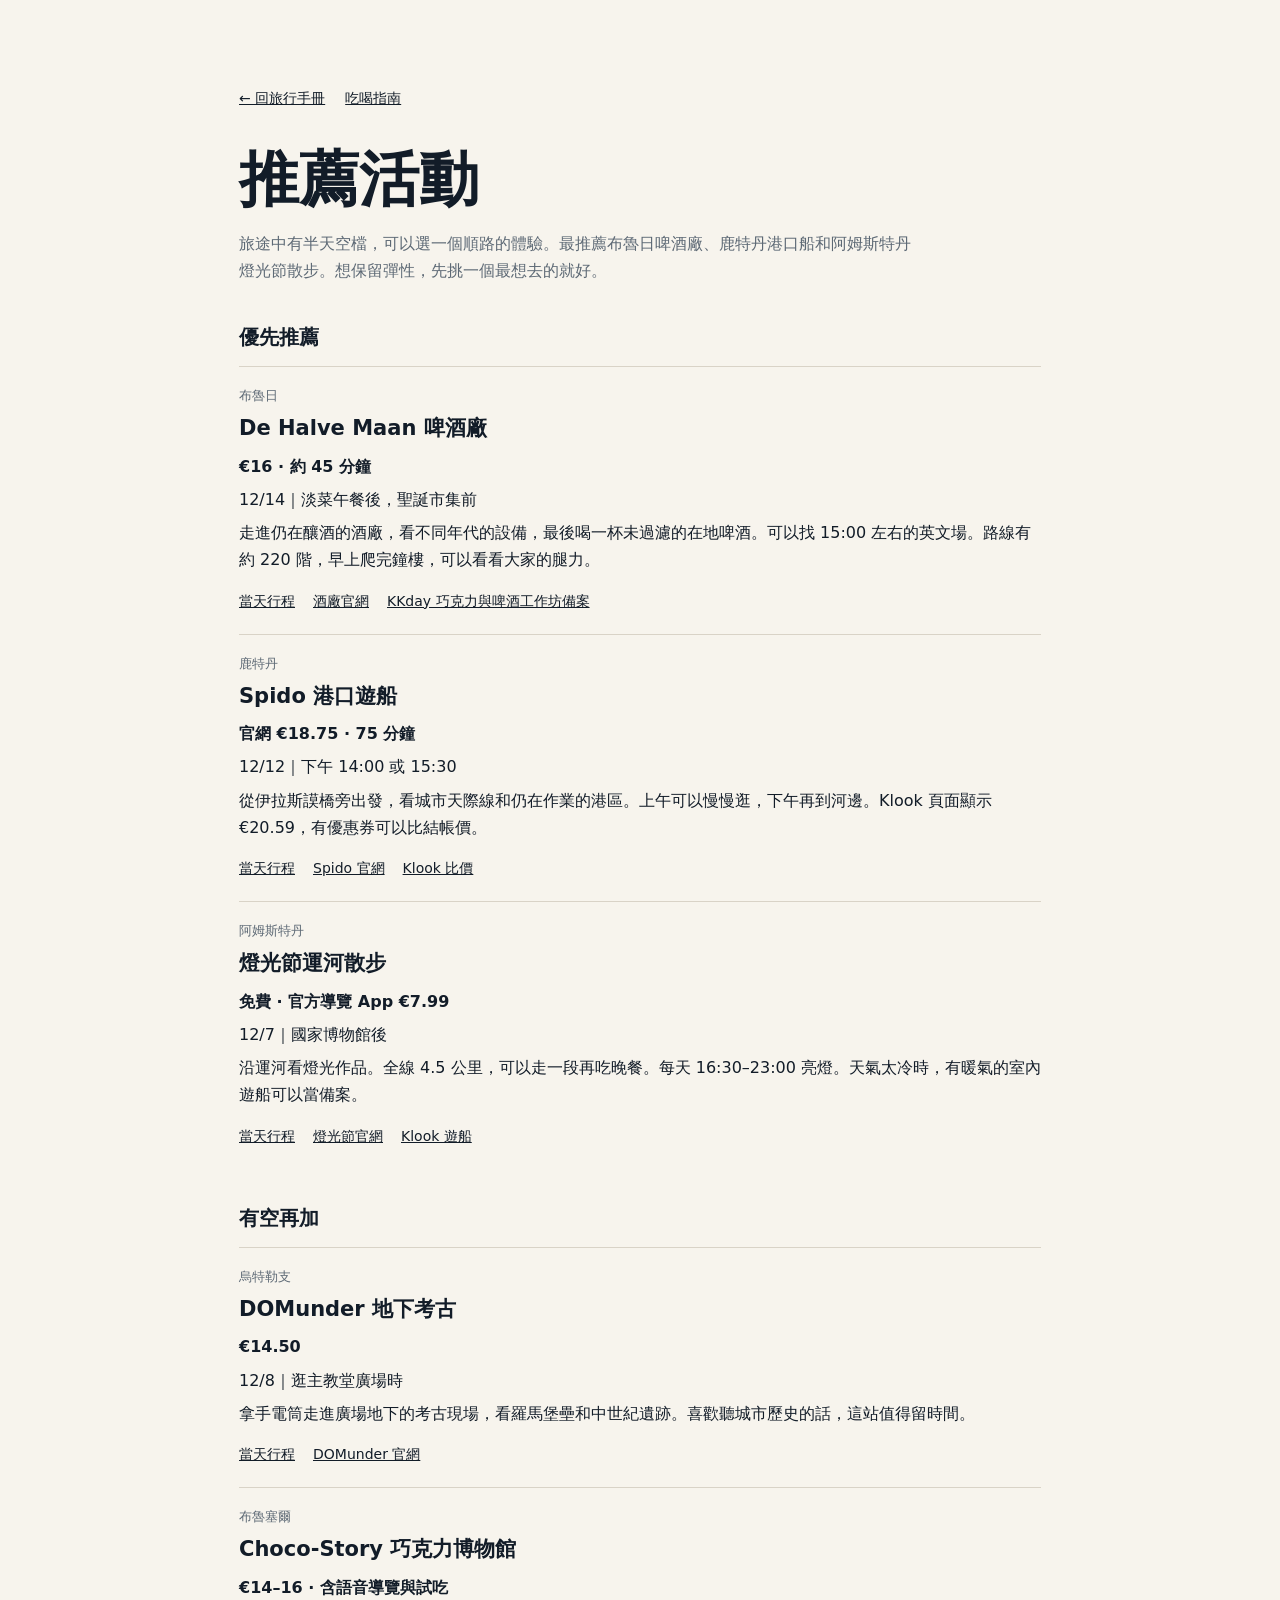
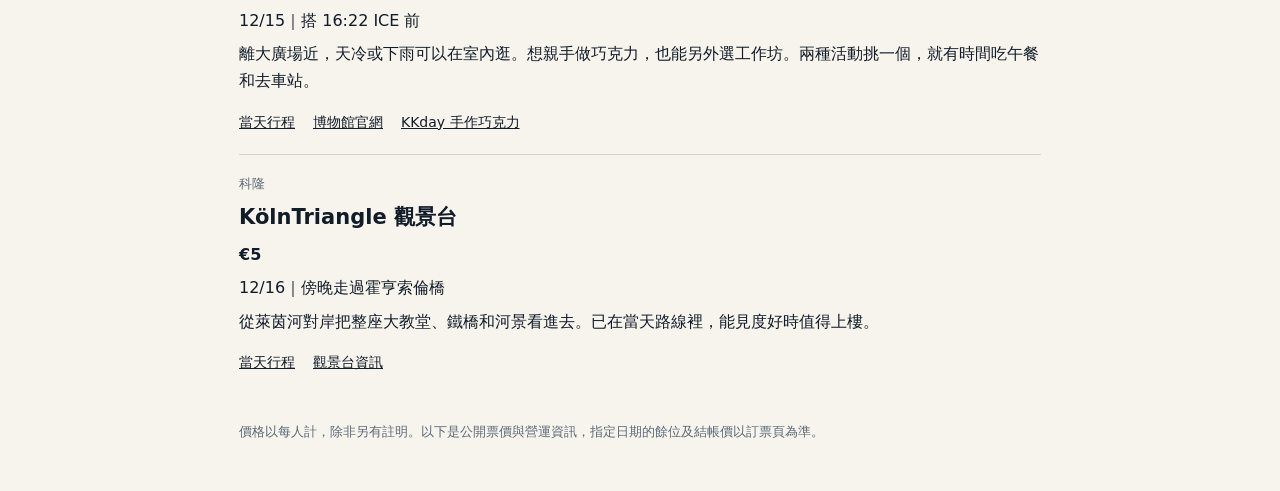
<file: activities.html>
<!doctype html>
<html lang="zh-Hant">
<head>
<meta charset="utf-8">
<meta name="viewport" content="width=device-width, initial-scale=1">
<meta name="robots" content="noindex, nofollow">
<title>推薦活動｜冬季旅行手冊</title>
<style>@font-face {
  font-family: 'Noto Serif TC';
  font-style: normal;
  font-weight: 500 900;
  font-display: optional;
  src: url(assets/fonts/noto-serif-tc.woff2) format('woff2');
  unicode-range: U+3001-3002, U+4e00, U+4e0b, U+4e39, U+4e4b, U+4e86, U+4e8b, U+4e94, U+4ec0, U+4eca, U+4f4e, U+500b, U+502b, U+50cf, U+5169, U+51ac, U+51fa, U+5229, U+5230, U+524d, U+5340-5341, U+5348, U+534a, U+5403-5404, U+548c, U+54c8, U+54ea, U+5564, U+559d, U+56de, U+570b, U+5728, U+5730, U+57ce, U+5834, U+585e, U+5927, U+5929, U+592b, U+597d, U+59c6, U+5b78, U+5b8c, U+5cb8, U+5e02-5e03, U+5e15, U+5e38, U+5ea7, U+5ee3, U+5f9e, U+5fb7, U+60f3, U+65af-65b0, U+65c5, U+65e5, U+662f, U+6642, U+665a, U+675c, U+6a13, U+6a4b, U+6bcf, U+6bd4, U+6c34, U+6cb3, U+6cbf, U+6d77, U+6de1, U+706b, U+71b1, U+723e, U+7259, U+7279, U+73ed, U+7559, U+767b-767c, U+7684, U+770b, U+773c, U+7761, U+77e5, U+77f3, U+79d1, U+7a0b, U+7d66, U+8001, U+81ea, U+8335, U+8377, U+83dc, U+840a, U+8457, U+862d, U+884c, U+8857, U+88e1, U+8981, U+8a02, U+8a25, U+8a72, U+8d70, U+8eca, U+9014, U+9032, U+904b, U+904e, U+9053, U+908a, U+90fd, U+9152, U+91c0, U+91cd, U+934b, U+9418, U+9593, U+963f, U+9686, U+9808, U+9996, U+9b6f, U+9e7f, U+9ebc, U+ff0c;
}
@font-face {
  font-family: 'Source Serif 4';
  font-style: normal;
  font-weight: 400 600;
  font-display: swap;
  src: url(assets/fonts/source-serif-roman.woff2) format('woff2');
  unicode-range: U+0000-00FF, U+0131, U+0152-0153, U+02BB-02BC, U+02C6, U+02DA, U+02DC, U+0304, U+0308, U+0329, U+2000-206F, U+20AC, U+2122, U+2191, U+2193, U+2212, U+2215, U+FEFF, U+FFFD;
}
@font-face {
  font-family: 'Source Serif 4';
  font-style: italic;
  font-weight: 400;
  font-display: swap;
  src: url(assets/fonts/source-serif-italic.woff2) format('woff2');
  unicode-range: U+0000-00FF, U+0131, U+0152-0153, U+02BB-02BC, U+02C6, U+02DA, U+02DC, U+0304, U+0308, U+0329, U+2000-206F, U+20AC, U+2122, U+2191, U+2193, U+2212, U+2215, U+FEFF, U+FFFD;
}
@font-face {
  font-family: 'Source Code Pro';
  font-style: normal;
  font-weight: 400 500;
  font-display: swap;
  src: url(assets/fonts/source-code-pro.woff2) format('woff2');
  unicode-range: U+0000-00FF, U+0131, U+0152-0153, U+02BB-02BC, U+02C6, U+02DA, U+02DC, U+0304, U+0308, U+0329, U+2000-206F, U+20AC, U+2122, U+2191, U+2193, U+2212, U+2215, U+FEFF, U+FFFD;
}

/* Layout: winter light × railway timetable. Night-blue cover with a to-scale route map and 15 daylight strips;
   below it, editorial rules instead of boxes: overview timetable → day pages with a daylight bar → food → stays → before you go → notes. */
:root{
 --paper:#F1F3F4; --surface:#FFFFFF; --sunk:#E7EBED; --ink:#121C28; --ink-2:#34404D; --muted:#5D6975;
 --rule:#D5DBE0; --rule-strong:#121C28;
 --delft:#1E3F8C; --delft-wash:#E3E9F4; --lamp:#B47A00; --lamp-wash:#F6EBD3;
 --ok:#2E6A4E; --ok-wash:#DEEEE5; --warn:#C23B22; --warn-wash:#F8E1DB;
 --night:#0F1F45; --night-ink:#F3F5FA; --night-muted:#A8B6D6; --sun:#F2C14E;
 --day-band:#F4D98B; --night-band:#D9DEE6;
 --c-ams:#D0612A; --c-dh:#7A4E9A; --c-rtm:#2C7A8C; --c-bru:#3F7A5A; --c-bxl:#A8800F; --c-kol:#5A6475; --c-dus:#3367A6;
 --f-display:"Noto Serif TC","Songti TC",serif; --f-num:"Source Serif 4","Noto Serif TC",serif;
 --f-body:"Noto Sans TC","PingFang TC","Microsoft JhengHei",system-ui,sans-serif; --f-mono:"Source Code Pro","Noto Sans TC",ui-monospace,Menlo,monospace;
 --s1:4px;--s2:8px;--s3:12px;--s4:16px;--s5:24px;--s6:32px;--s7:48px;--s8:72px;
 --r:4px; --tap:44px; --gutter:16px; --nav-h:48px; --chips-h:56px;
}
@media (prefers-color-scheme: dark){:root:not([data-theme="light"]){
 --paper:#0B0F15; --surface:#121820; --sunk:#19212B; --ink:#E9EDF2; --ink-2:#C4CCD6; --muted:#93A0AE;
 --rule:#25303C; --rule-strong:#E9EDF2; --delft:#93B2F2; --delft-wash:#16233D; --lamp:#F2C14E; --lamp-wash:#2E2614;
 --ok:#7CCBA2; --ok-wash:#132A20; --warn:#F28B74; --warn-wash:#33190F;
 --night:#070C18; --night-ink:#EEF2F8; --night-muted:#8E9CC0; --sun:#F2C14E; --day-band:#8A7230; --night-band:#1E2834;
 --c-ams:#F09A66; --c-dh:#C3A3DD; --c-rtm:#86C2DE; --c-bru:#8CC7A8; --c-bxl:#E0BC5E; --c-kol:#AEB6C4; --c-dus:#8DB6E6;
 color-scheme:dark;}}
:root[data-theme="dark"]{
 --paper:#0B0F15; --surface:#121820; --sunk:#19212B; --ink:#E9EDF2; --ink-2:#C4CCD6; --muted:#93A0AE;
 --rule:#25303C; --rule-strong:#E9EDF2; --delft:#93B2F2; --delft-wash:#16233D; --lamp:#F2C14E; --lamp-wash:#2E2614;
 --ok:#7CCBA2; --ok-wash:#132A20; --warn:#F28B74; --warn-wash:#33190F;
 --night:#070C18; --night-ink:#EEF2F8; --night-muted:#8E9CC0; --sun:#F2C14E; --day-band:#8A7230; --night-band:#1E2834;
 --c-ams:#F09A66; --c-dh:#C3A3DD; --c-rtm:#86C2DE; --c-bru:#8CC7A8; --c-bxl:#E0BC5E; --c-kol:#AEB6C4; --c-dus:#8DB6E6;
 color-scheme:dark;}

*{box-sizing:border-box}
html{scroll-behavior:smooth}
@media (prefers-reduced-motion:reduce){html{scroll-behavior:auto}*{transition:none!important}}
body{margin:0;background:var(--paper);color:var(--ink);font:400 16px/1.7 var(--f-body)}
body::before{content:"";position:fixed;inset:0 0 auto;height:env(safe-area-inset-top,0px);z-index:30;background:var(--paper)}
a{color:inherit}
a:focus-visible,summary:focus-visible,input:focus-visible+.box{outline:2px solid var(--delft);outline-offset:2px}
h1,h2,h3{margin:0;text-wrap:balance} p{margin:0}
.wrap{max-width:1040px;margin:0 auto;padding-left:max(var(--gutter),env(safe-area-inset-left,0px));padding-right:max(var(--gutter),env(safe-area-inset-right,0px))}
@media(min-width:761px){:root{--gutter:24px}}
.nb{white-space:nowrap}
.label{font:500 12px/1.4 var(--f-body);letter-spacing:.04em;color:var(--muted)}
.kicker{font:500 11.5px/1.4 var(--f-mono);letter-spacing:.14em;text-transform:uppercase;color:var(--muted)}
.mono{font-family:var(--f-mono);font-variant-numeric:tabular-nums}
section.block{padding-block:var(--s8) 0;scroll-margin-top:var(--nav-h)}
.block-head{display:grid;gap:var(--s2);margin-bottom:var(--s5)}
.block-head h2{font:700 clamp(30px,7vw,44px)/1.2 var(--f-display)}
.block-head p{color:var(--ink-2);font-size:15px;max-width:38em}

/* cover */
.cover{background:var(--night);color:var(--night-ink)}
.cover .wrap{display:grid;grid-template-columns:minmax(0,1fr) minmax(0,1.05fr);gap:var(--s7);align-items:center;padding-block:var(--s8) var(--s7)}
.eyebrow{font:500 11.5px/1 var(--f-mono);letter-spacing:.16em;color:var(--night-muted)}
.cover h1{font:900 clamp(44px,9vw,76px)/1.04 var(--f-display);margin-top:var(--s5);letter-spacing:.01em}
.cover .sub{font:500 17px/1.5 var(--f-display);color:var(--night-muted);margin-top:var(--s3)}
.cover .stats{display:grid;grid-template-columns:repeat(4,minmax(0,1fr));margin-top:var(--s6);border-top:1px solid color-mix(in srgb,var(--night-ink) 22%,transparent)}
.stat{display:grid;padding:var(--s3) var(--s3) 0}.stat:first-child{padding-left:0}
.stat+.stat{border-left:1px solid color-mix(in srgb,var(--night-ink) 22%,transparent)}
.stat b{font:400 40px/1 var(--f-num)}.stat span{font-size:12px;color:var(--night-muted);margin-top:4px}
.countdown{margin-top:var(--s5);color:var(--night-muted);font-size:14px}
.countdown b{font:600 24px var(--f-num);color:var(--sun)}
.routemap{width:100%;height:auto;max-width:100%;display:block}
.routemap .country{fill:var(--night-muted);opacity:.45;font:500 10px var(--f-mono);letter-spacing:.2em}
.routemap .leg{fill:none;stroke:var(--night-ink);stroke-width:1.8;stroke-linejoin:round;stroke-linecap:round}
.routemap .spur{stroke:var(--night-ink);stroke-width:1.3;stroke-dasharray:2 5;opacity:.7}
.routemap .stay{fill:var(--sun);stroke:var(--night);stroke-width:2}
.routemap .trip{fill:var(--night-ink)}
.routemap .city{fill:var(--night-ink);font:600 13px var(--f-body)}
.routemap .cdate{fill:var(--night-muted);font:400 10.5px var(--f-mono)}
.routemap .city,.routemap .cdate{paint-order:stroke;stroke:var(--night);stroke-width:3px;stroke-linejoin:round}
.maplegend{display:flex;gap:var(--s4);font:500 11px var(--f-mono);letter-spacing:.06em;color:var(--night-muted);margin-top:var(--s2);flex-wrap:wrap}
.maplegend i{display:inline-block;width:9px;height:9px;border-radius:50%;background:var(--sun);margin-right:6px}
.maplegend em{display:inline-block;width:18px;border-top:1.5px dashed var(--night-ink);margin-right:6px;vertical-align:3px}
.strips{display:grid;gap:3px;margin-top:var(--s5)}
.strips i{display:block;height:4px;background:linear-gradient(90deg,color-mix(in srgb,var(--night-ink) 14%,transparent) var(--sr),var(--sun) var(--sr) var(--ss),color-mix(in srgb,var(--night-ink) 14%,transparent) var(--ss))}
.strips-cap{font:500 10.5px var(--f-mono);letter-spacing:.08em;color:var(--night-muted);margin-top:var(--s2)}

/* nav */
.nav{position:sticky;top:0;z-index:20;background:color-mix(in srgb,var(--paper) 88%,transparent);backdrop-filter:saturate(1.4) blur(12px);-webkit-backdrop-filter:saturate(1.4) blur(12px);border-bottom:1px solid var(--rule)}
.nav .wrap{display:flex;align-items:center;gap:var(--s2)}
.nav ul{list-style:none;margin:0;padding:0;display:flex;flex:1;min-width:0;overflow-x:auto;scrollbar-width:none}
.nav a{height:var(--nav-h);display:flex;align-items:center;padding:0 var(--s3);font:500 14px var(--f-body);color:var(--muted);text-decoration:none;white-space:nowrap}
.nav a:hover{color:var(--ink)}
.nav a[aria-current="true"]{color:var(--ink);box-shadow:inset 0 -2px var(--ink)}
.today{flex:none;border-radius:var(--r);background:var(--ink);color:var(--paper);font:600 14px var(--f-body);height:32px;display:flex;align-items:center;padding:0 var(--s4);text-decoration:none}

/* overview */
.ovlist{border-top:2px solid var(--rule-strong)}
@media(min-width:761px){.ovlist{columns:2;column-gap:var(--s7)}}
.ov{display:grid;grid-template-columns:64px minmax(0,1fr);gap:2px var(--s3);align-items:baseline;min-height:56px;padding:var(--s3) 0;border-bottom:1px solid var(--rule);text-decoration:none;break-inside:avoid}
.ov-date{grid-row:span 2;display:flex;gap:6px;align-items:baseline}
.ov-date b{font:400 20px/1 var(--f-num);color:var(--c)}.ov-date i{font:500 11px var(--f-mono);font-style:normal;color:var(--muted)}
.ov-main{display:grid}.ov-city{font:600 12px var(--f-body);letter-spacing:.04em;color:var(--c)}
.ov-title{font:500 15.5px/1.45 var(--f-body)}.ov:hover .ov-title{text-decoration:underline}
.ov-hotel{font-size:12.5px;color:var(--muted)}
.ov.is-today .ov-title{font-weight:700}
@media(max-width:760px){.ov-hotel:not(.is-change){display:none}}

/* date chips + legend */
.dchips{position:sticky;top:var(--nav-h);z-index:15;display:flex;overflow-x:auto;scrollbar-width:none;padding:0 var(--gutter);margin:0 calc(-1*var(--gutter)) var(--s5);border-bottom:1px solid var(--rule);background:var(--paper);scroll-snap-type:x proximity}
.dchip{position:relative;flex:none;display:grid;justify-items:center;align-content:center;min-width:48px;height:var(--chips-h);text-decoration:none;scroll-snap-align:start}
.dchip::after{content:"";position:absolute;left:10px;right:10px;bottom:6px;height:3px;background:var(--c)}
.dchip b{font:400 21px/1 var(--f-num)}.dchip i{font:500 10.5px var(--f-mono);font-style:normal;color:var(--muted)}
.dchip[aria-current="true"]{background:var(--sunk)}
.dchip.is-today{background:var(--ink);color:var(--paper)}.dchip.is-today i{color:inherit}
.legend{display:flex;flex-wrap:wrap;gap:var(--s2) var(--s4);font:500 12px var(--f-body);color:var(--muted);margin-bottom:var(--s5)}
.legend span{display:inline-flex;align-items:center;gap:6px}
.legend .mark{margin:0}

/* day */
.days{display:grid;gap:var(--s6)}
.day{border-top:2px solid var(--rule-strong);scroll-margin-top:calc(var(--nav-h) + var(--chips-h) + 8px)}
.day>summary{list-style:none;cursor:pointer}
.day>summary::-webkit-details-marker{display:none}
.day-head{display:grid;padding:var(--s4) 0;gap:0 var(--s4);grid-template-columns:auto minmax(0,1fr) var(--tap);
 grid-template-areas:"num city caret" "num title caret" "num mood mood" "num stay stay" "num light light"}
.day-meta{display:contents}
.day-num{grid-area:num;display:flex;align-items:baseline;gap:2px;color:var(--c)}
.day-num .m,.day-num .slash{font:400 18px var(--f-num);color:var(--muted)}
.day-num .d{font:400 56px/.9 var(--f-num)}
.day-num .wd{font:500 11px var(--f-mono);color:var(--muted);margin-left:6px}
.day-city{grid-area:city;font:600 12px var(--f-body);letter-spacing:.04em;color:var(--c);align-self:center}
.day-city .local{font:italic 400 15px var(--f-num);color:var(--muted);margin-left:4px}
.day h3{grid-area:title;font:700 clamp(22px,5.6vw,28px)/1.3 var(--f-display);margin-top:var(--s1)}
.mood{grid-area:mood;font-size:15px;color:var(--ink-2);margin-top:var(--s2)}
.stay{grid-area:stay;font-size:13px;color:var(--muted);margin-top:var(--s3);display:flex;gap:var(--s2);align-items:center;flex-wrap:wrap}
.stay span{border:1px solid var(--rule);border-radius:3px;font:500 11px var(--f-mono);padding:1px 5px}
.caret{grid-area:caret;justify-self:end;width:var(--tap);height:var(--tap);display:grid;place-items:center}
.caret::before{content:"";width:9px;height:9px;border-right:1.5px solid var(--muted);border-bottom:1.5px solid var(--muted);transform:rotate(45deg) translateY(-2px);transition:transform .2s}
details[open] .caret::before{transform:rotate(-135deg)}
.daylight{grid-area:light;position:relative;height:6px;margin:var(--s4) 0 var(--s5);border-radius:1px;
 background:linear-gradient(90deg,var(--night-band) var(--sr),var(--day-band) var(--sr) var(--ss),var(--night-band) var(--ss))}
.daylight i{position:absolute;top:-4px;width:1.5px;height:14px;background:var(--ink);transform:translateX(-50%)}
.daylight i.now{background:var(--warn);width:2px;height:18px;top:-6px}
.daylight .sr,.daylight .ss{position:absolute;top:12px;background:var(--paper);padding:0 3px;font:500 10px var(--f-mono);color:var(--muted);transform:translateX(-50%)}
.daylight .sr{left:var(--sr)}.daylight .ss{left:var(--ss)}
.day-body{display:grid}
.tl{list-style:none;margin:0;padding:var(--s2) 0 var(--s4)}
.tl li{display:grid;grid-template-columns:48px 20px minmax(0,1fr);gap:0 var(--s3);padding-block:10px;position:relative}
.tl li::before{content:"";position:absolute;left:calc(48px + var(--s3) + 9.5px);top:0;bottom:0;width:1px;background:var(--rule)}
.tl li:first-child::before{top:18px}.tl li:last-child::before{bottom:auto;height:18px}
.tl .t{font:400 13px/1.6 var(--f-mono);color:var(--muted);font-variant-numeric:tabular-nums}
.tl .x{font-size:15.5px;line-height:1.65;min-width:0}.tl .x b{color:var(--ink)}
.mark{position:relative;z-index:1;justify-self:center;width:11px;height:11px;margin-top:7px;border-radius:50%;background:var(--paper);border:1.5px solid var(--muted)}
.k-go .mark{border-radius:1px}
.k-see .mark{background:var(--delft);border-color:var(--delft)}
.k-eat .mark{background:var(--lamp);border-color:var(--lamp)}
.k-book .mark{background:var(--ok);border-color:var(--ok)}
.k-todo .mark{background:var(--warn-wash);border:2.5px solid var(--warn)}
.k-rest .mark{width:10px;height:2px;border:0;border-radius:0;background:var(--muted);margin-top:12px}
.k-run .mark{border-color:var(--delft)}
.plink{color:var(--ink);text-decoration:underline 1.5px var(--delft);text-underline-offset:3px;padding-block:4px}
.plink b{color:inherit}.plink::after{content:"↗";font:500 .78em var(--f-mono);color:var(--delft);margin-left:2px}
.chip{display:inline-block;font:500 11px/1 var(--f-mono);letter-spacing:.06em;padding:3px 6px;border-radius:3px;border:1px solid currentColor;margin-left:6px;vertical-align:2px}
.chip.k-book{color:var(--ok)}.chip.k-todo{color:var(--paper);background:var(--warn);border-color:var(--warn)}
.fact{margin:0 0 var(--s5) calc(48px + 20px + 2*var(--s3));padding:0 0 0 var(--s4);border-left:2px solid var(--delft);font:400 15px/1.75 var(--f-display);color:var(--ink-2);display:grid;gap:2px}
.fact span{font:500 11px var(--f-mono);letter-spacing:.14em;color:var(--delft)}
.day-act{padding:0 0 var(--s5)}
@media(min-width:761px){.tl,.fact{max-width:720px}}
.pl .pin::before,.stayc .pin::before{width:11px;height:11px}
.pin{display:inline-flex;align-items:center;justify-content:center;gap:var(--s2);min-height:var(--tap);min-width:var(--tap);border-radius:var(--r);border:1px solid var(--rule);color:var(--ink);font:500 13.5px var(--f-body);text-decoration:none;padding:0 var(--s4)}
.pin::before{content:"";width:9px;height:9px;border-radius:50% 50% 50% 0;transform:rotate(-45deg);background:var(--delft)}
.pin:hover{border-color:var(--ink)}
.pin-strong{width:100%;min-height:48px;background:var(--ink);color:var(--paper);border:0;font:600 15px var(--f-body)}
.pin-strong::before{background:var(--sun)}
@media(min-width:761px){.pin-strong{width:auto;padding-inline:var(--s5)}}

/* guides */
.guides{display:grid;gap:var(--s7)}
.guide{border-top:2px solid var(--rule-strong);padding-top:var(--s5);display:grid;gap:var(--s5);scroll-margin-top:var(--nav-h)}
.g-head{display:flex;flex-wrap:wrap;justify-content:space-between;align-items:baseline;gap:var(--s1) var(--s4)}
.g-head h3{font:700 clamp(26px,6vw,36px)/1.25 var(--f-display)}
.g-dates{font:500 12px var(--f-mono);color:var(--c)}
.g-body{display:grid;grid-template-columns:minmax(0,1.2fr) minmax(0,1fr);gap:var(--s6)}
.g-story{display:grid;gap:var(--s4);align-content:start}
.g-story p{font:400 17px/1.8 var(--f-display)}
.g-facts{margin:0;display:grid;grid-template-columns:auto minmax(0,1fr);border-top:1px solid var(--rule);padding-top:var(--s3);gap:6px var(--s4);font-size:14px}
.g-facts dt{font:500 11.5px var(--f-mono);letter-spacing:.08em;color:var(--muted);padding-top:3px}.g-facts dd{margin:0}
.dishes{list-style:none;margin:var(--s2) 0 0;padding:0;border-top:1px solid var(--rule)}
.dishes li{display:flex;flex-wrap:wrap;align-items:baseline;column-gap:var(--s2);padding:var(--s3) 0;border-bottom:1px solid var(--rule)}
.dishes b{order:0;font-weight:700}
.dishes li::before{content:"";order:1;flex:1;min-width:24px;border-bottom:1px dotted var(--muted);transform:translateY(-4px)}
.dishes i{order:2;font:italic 400 16px var(--f-num);color:var(--ink-2)}
.dishes span{order:3;flex-basis:100%;font-size:13.5px;color:var(--muted)}
.places{list-style:none;margin:0;padding:0;display:grid;grid-template-columns:1fr;gap:0 var(--s6);border-top:1px solid var(--rule)}
@media(min-width:761px){.places{grid-template-columns:1fr 1fr}}
.pl{display:grid;grid-template-columns:minmax(0,1fr) var(--tap);grid-template-areas:"top pin" "name pin" "dish pin" "why pin";gap:2px var(--s3);border-bottom:1px solid var(--rule);padding:var(--s3) 0;min-width:0}
.pl-top{grid-area:top;display:flex;gap:var(--s2);align-items:center}
.pl-name{grid-area:name;font-weight:700;font-size:16px;line-height:1.4}
.pl-dish{grid-area:dish;color:var(--ink-2);font-size:14px}
.pl-why{grid-area:why;font-size:13.5px;color:var(--muted)}
.pl .pin{grid-area:pin;align-self:center;width:var(--tap);height:var(--tap);padding:0}
.when{font:500 11.5px var(--f-mono);color:var(--muted)}
.badge{font:500 11px var(--f-mono);letter-spacing:.06em;padding:2px 6px;border-radius:3px}
.b-top{background:var(--ink);color:var(--paper)}
.b-alt{color:var(--muted);border:1px solid var(--rule)}
.star{font:500 12px var(--f-mono);color:var(--muted);margin-left:var(--s2)}
.more>summary{min-height:var(--tap);display:flex;align-items:center;font:500 13px var(--f-body);letter-spacing:.02em;color:var(--delft);cursor:pointer;list-style:none}
.more>summary::-webkit-details-marker{display:none}
.more>summary::before{content:"+";margin-right:8px}.more[open]>summary::before{content:"−"}

/* stays */
.stays{list-style:none;margin:0;padding:0;display:grid;grid-template-columns:1fr;gap:0 var(--s6);border-top:2px solid var(--rule-strong)}
@media(min-width:761px){.stays{grid-template-columns:1fr 1fr}}
.stayc{display:grid;grid-template-columns:minmax(0,1fr) var(--tap);grid-template-areas:"top pin" "name pin" "addr pin" "note pin";gap:2px var(--s3);padding:var(--s3) 0;border-bottom:1px solid var(--rule)}
.stay-top{grid-area:top;display:flex;gap:var(--s3);align-items:center;font:500 12px var(--f-mono);color:var(--muted)}
.sbadge{font:500 11px var(--f-mono);padding:2px 6px;border-radius:3px}
.s-ok{color:var(--ok);border:1px solid currentColor}.s-todo{color:var(--paper);background:var(--warn)}
.stay-name{grid-area:name;font-weight:700;font-size:16.5px}
.stay-addr{grid-area:addr;font-size:13.5px;color:var(--ink-2)}.stay-note{grid-area:note;font-size:13px;color:var(--muted)}
.stayc .pin{grid-area:pin;align-self:center;width:var(--tap);height:var(--tap);padding:0}

/* checklist */
.progress{display:flex;align-items:center;gap:var(--s3);font:500 13px var(--f-mono);color:var(--muted);margin-bottom:var(--s5)}
.progress b{color:var(--ink)}
.progress::after{content:"";flex:1;height:2px;background:linear-gradient(90deg,var(--ok) var(--p,0%),var(--rule) 0)}
.alldone{font:400 15px var(--f-display);color:var(--ok);margin:-12px 0 var(--s5)}
.todo-wrap{display:grid;grid-template-columns:repeat(auto-fit,minmax(min(100%,320px),1fr));gap:var(--s6)}
.tgroup>.label{display:block;padding-bottom:var(--s2);border-bottom:2px solid var(--rule-strong);color:var(--ink)}
details.tgroup>summary{list-style:none;cursor:pointer;min-height:var(--tap);display:flex;align-items:flex-end}
details.tgroup>summary::-webkit-details-marker{display:none}
details.tgroup>summary::after{content:"+";margin-left:auto;font-size:14px}
details.tgroup[open]>summary::after{content:"−"}
.tgroup ul{list-style:none;margin:0;padding:0}
.tgroup label,.tgroup li.static{display:grid;grid-template-columns:24px 52px minmax(0,1fr);gap:var(--s3);min-height:52px;padding:var(--s3) 0;border-bottom:1px solid var(--rule);cursor:pointer;align-items:start}
.tgroup li.static{cursor:default;grid-template-columns:40px 52px minmax(0,1fr);color:var(--muted)}
.tgroup label:active{background:var(--sunk)}
.tgroup input{position:absolute;opacity:0;width:1px;height:1px}
.box{width:22px;height:22px;border:1.5px solid var(--ink-2);border-radius:3px;margin-top:1px;display:grid;place-items:center}
.tgroup input:checked+.box{background:var(--ok);border-color:var(--ok)}
.tgroup input:checked+.box::after{content:"";width:5px;height:10px;border:solid var(--paper);border-width:0 2px 2px 0;transform:rotate(45deg) translate(-1px,-1px)}
.tgroup input:checked~.titem{text-decoration:line-through;color:var(--muted)}
.tdate{font:500 12.5px var(--f-mono);color:var(--muted);padding-top:2px}
.titem{display:grid;font-size:15px}.titem small{font-size:12.5px;color:var(--muted)}
.sicon{font:500 11px var(--f-mono);padding-top:3px}
.subhead{margin-top:var(--s7)}

/* info */
.prac{display:grid;grid-template-columns:repeat(auto-fit,minmax(min(100%,290px),1fr));gap:0 var(--s6)}
.card{border-top:2px solid var(--rule-strong);padding:var(--s4) 0 var(--s6);display:grid;gap:var(--s3);align-content:start;min-width:0}
.card.wide{grid-column:1/-1}
.card h3{font:700 20px/1.3 var(--f-display)}
.card ul{list-style:none;margin:0;padding:0;display:grid;gap:6px;font-size:15px}
.card li{position:relative;padding-left:var(--s4)}
.card li::before{content:"";position:absolute;left:0;top:.85em;width:7px;height:1px;background:var(--muted)}
.big{font:400 56px/1 var(--f-num);color:var(--delft)}
table{border-collapse:collapse;width:100%;font-size:14px}
th,td{text-align:left;padding:var(--s2) var(--s3) var(--s2) 0;border-bottom:1px solid var(--rule);vertical-align:top}
th{font:500 11px var(--f-mono);letter-spacing:.1em;color:var(--muted)}
.trains td:nth-child(3){font-family:var(--f-body);font-variant-numeric:tabular-nums;white-space:nowrap;font-size:13px}
footer{padding-block:var(--s7) var(--s8);color:var(--muted);font-size:13px;border-top:1px solid var(--rule);margin-top:var(--s8)}

/* phone */
@media(max-width:760px){
 :root{--nav-h:0px}
 .cover .wrap{grid-template-columns:minmax(0,1fr);gap:var(--s6);padding-block:var(--s7) var(--s6)}
 .nav{position:fixed;top:auto;bottom:0;left:0;right:0;border-bottom:0;border-top:1px solid var(--rule);padding-bottom:env(safe-area-inset-bottom,0px)}
 .nav .wrap{padding:0}
 .nav ul{overflow:visible}
 .nav li{flex:1}
 .nav a{height:56px;justify-content:center;padding:0;font-size:13px}
 .nav a[aria-current="true"]{box-shadow:inset 0 2px var(--ink)}
 .today{position:fixed;right:max(16px,env(safe-area-inset-right,0px));bottom:calc(68px + env(safe-area-inset-bottom,0px));height:var(--tap);box-shadow:0 4px 14px rgb(0 0 0 / .25)}
 body{padding-bottom:calc(56px + env(safe-area-inset-bottom,0px))}
 .dchips{top:env(safe-area-inset-top,0px);border-bottom:0;box-shadow:0 1px 0 var(--rule)}
 .day{scroll-margin-top:calc(var(--chips-h) + 8px)}
 .legend{display:none}
 .day-head{grid-template-areas:"num city caret" "title title title" "mood mood mood" "stay stay stay" "light light light"}
 .day-num .d{font-size:40px}
 .day:not([open]) .mood,.day:not([open]) .stay{display:none}
 .day:not([open]) .daylight{margin-bottom:0}
 .fact{margin-left:0}
 .g-body{grid-template-columns:minmax(0,1fr)}
 .trains,.trains tbody,.closed,.closed tbody{display:block}
 .trains thead,.closed thead{position:absolute;width:1px;height:1px;overflow:hidden;clip:rect(0 0 0 0)}
 .trains tr{display:grid;grid-template-columns:48px minmax(0,1fr) auto;gap:2px var(--s3);padding:var(--s3) 0;border-bottom:1px solid var(--rule)}
 .trains td,.closed td{padding:0;border:0}
 .trains td:nth-child(4){grid-column:2/-1;font-size:13px;color:var(--muted)}
 .closed tr{display:grid;padding:var(--s3) 0;border-bottom:1px solid var(--rule)}
 .closed td:first-child{font-weight:700}
 .closed td:nth-child(3){font:500 12.5px var(--f-mono);color:var(--muted)}
}
@media print{.nav,.today,.dchips{display:none}}
/* v4 photo book: paper, gilt details and the original timetable below each opener. */
:root{--paper:#f7f4ed;--surface:#fffdf7;--sunk:#eae5da;--rule:#d9d3c7;--night:#111b2b;--night-muted:#b8c6dd;--gold:#f4d58b;--safe-top:env(safe-area-inset-top,0px)}
@media(prefers-color-scheme:dark){:root:not([data-theme="light"]){--paper:#101721;--surface:#161e2a;--sunk:#202a38;--rule:#303b4a}}
:root[data-theme="dark"]{--paper:#101721;--surface:#161e2a;--sunk:#202a38;--rule:#303b4a}
body{overflow-wrap:anywhere}
.wrap{max-width:1136px}
[hidden]{display:none!important}
.nav{background:var(--paper);backdrop-filter:none;-webkit-backdrop-filter:none}
.nav a:hover,.dchip:hover{background:var(--sunk)}
.nav .today{color:var(--paper);min-height:44px}
.nav .today:hover{background:var(--ink-2);color:var(--paper)}
.nb{display:inline;white-space:normal}
.kicker{letter-spacing:.13em}
.photo{margin:0;min-width:0}
.photo img{display:block;width:100%;height:auto;object-fit:cover;object-position:var(--focus,50% 50%);background:#26374a}
.photo figcaption{font-size:12px;line-height:1.6;color:var(--muted);padding-top:8px}
.cover,.opener{position:relative;isolation:isolate;display:grid;color:#fff9e9;background:#111b2b}
.cover{min-height:min(780px,90svh)}
.cover-photo,.opener-photo{position:absolute;inset:0;pointer-events:none}
.cover-photo img,.opener-photo img{position:absolute;inset:0;z-index:-2;height:100%;max-width:none}
.cover::after,.opener::after{position:absolute;z-index:-1;inset:0;content:"";pointer-events:none;
 background:linear-gradient(0deg,rgb(9 15 26 / .94) 0%,rgb(9 15 26 / .76) 27%,transparent 74%),linear-gradient(180deg,rgb(9 15 26 / .76),transparent 23%)}
.cover .cover-copy{display:grid;grid-template-columns:1fr;grid-template-rows:auto 1fr auto;align-items:end;gap:20px;width:100%;padding-block:28px 44px}
.cover-mast,.opener-index{display:flex;justify-content:space-between;gap:12px;border-top:1px solid rgb(255 249 233 / .55);padding-top:12px;
 font:500 12px/1.4 var(--f-mono);letter-spacing:.15em;color:#fff4d9}
.cover h1{font-size:clamp(58px,8vw,112px);margin:16px 0 0;letter-spacing:.04em;text-wrap:initial}
.cover .eyebrow{color:var(--gold);line-height:1.45}
.cover .sub,.cover .countdown{color:#fff4d9}
.cover .sub{display:flex;flex-wrap:wrap;gap:3px 16px;font-size:clamp(15px,2vw,21px);margin-top:17px}
.cover .countdown{margin-top:12px}
.cover-index{display:flex;min-height:44px;align-items:center;justify-content:space-between;gap:24px;width:max-content;padding:0 0 1px;border-bottom:1px solid #fff4d9;color:#fff4d9;text-decoration:none;font-size:14px}
.cover-index:hover{color:var(--gold)}
.cover-photo figcaption,.opener-photo figcaption{position:absolute;right:max(var(--gutter),3%);bottom:10px;color:#fff4d9;padding:0;text-align:right;max-width:calc(100% - 2 * var(--gutter));text-shadow:0 1px 3px #0b121c;z-index:1}
.cover-photo figcaption{bottom:16px}
.cover a:focus-visible{outline-color:var(--gold)}

.contents-spread{display:grid;grid-template-columns:minmax(0,1fr) minmax(0,.92fr);gap:clamp(22px,5vw,66px);align-items:start}
.contents,.food-index ul{list-style:none;margin:12px 0 0;padding:0;border-top:1px solid var(--rule-strong)}
.contents a{display:grid;align-items:center;grid-template-columns:3em minmax(0,1fr) max-content;gap:8px;min-height:64px;border-bottom:1px solid var(--rule);padding:9px 0;text-decoration:none}
.contents a:hover,.food-index a:hover{color:var(--delft);background:var(--sunk)}
.folio{font:400 27px/1 var(--f-num);color:var(--muted)}
.contents-name{font:700 clamp(18px,2.2vw,27px)/1.25 var(--f-display)}
.contents-name i{display:block;font:italic 400 15px/1.3 var(--f-num);color:var(--muted);margin-top:4px}
.contents-date,.food-index a span{font:500 11px/1.4 var(--f-mono);color:var(--muted)}
.route-panel{background:var(--night);color:var(--night-ink);padding:clamp(16px,3vw,32px)}
.route-panel .kicker{color:var(--night-muted);margin-bottom:8px}
.route-panel .strips{gap:2px;margin-top:16px}
.route-panel .strips i{height:3px}
.stats{display:grid;grid-template-columns:repeat(4,minmax(0,1fr));margin-top:18px;border-top:1px solid rgb(255 255 255 / .24)}
.route-panel .stat{padding-inline:8px}
.route-panel .stat:first-child{padding-left:0}
.route-panel .stat b{font-size:clamp(26px,5vw,38px)}
.index-fold{margin:24px 0 0;border-block:1px solid var(--rule)}
.index-fold>summary,.photo-credits>summary{min-height:44px;cursor:pointer;padding:11px 0;font-weight:600}
.index-fold .ovlist{margin-bottom:12px}
.food-index{padding-top:clamp(28px,5vw,52px);scroll-margin-top:calc(var(--nav-h) + var(--safe-top) + 10px)}
.food-index .block-head h2{font-size:clamp(24px,5vw,32px)}
.food-index ul{display:grid;grid-template-columns:repeat(2,minmax(0,1fr));column-gap:24px}
.food-index a{display:flex;min-height:48px;justify-content:space-between;align-items:center;gap:10px;padding:7px 0;border-bottom:1px solid var(--rule);text-decoration:none;font-size:14px}
.food-index a span{text-align:right}
section#days{padding-top:44px}
.days-heading{margin-top:28px}
.dchips{top:calc(var(--nav-h) + var(--safe-top));margin-bottom:0;border-top:1px solid var(--rule)}
.chapter,.guide,.day{scroll-margin-top:calc(var(--nav-h) + var(--safe-top) + var(--chips-h) + 10px)}
.chapter{margin-bottom:clamp(60px,9vw,120px)}
.chapter:last-child{margin-bottom:0}
.bleed{width:min(100vw,1440px);margin-inline:calc((100% - min(100vw,1440px)) / 2)}
.opener{height:clamp(440px,65vw,680px)}
.opener-copy{display:grid;grid-template-rows:auto 1fr;align-items:end;gap:20px;width:min(100%,1136px);margin:auto;height:100%;padding:26px var(--gutter) 48px}
.opener-title>p{font:italic 400 clamp(26px,4.5vw,62px)/1 var(--f-num);color:var(--gold)}
.opener h2{font:900 clamp(40px,7vw,90px)/1.13 var(--f-display);text-wrap:balance;letter-spacing:.02em;margin:9px 0 15px}
.opener-intro{font:500 clamp(15px,2vw,20px)/1.65 var(--f-display);max-width:32em}
.chapter-links{display:flex;align-items:center;gap:6px 16px;flex-wrap:wrap;border-bottom:1px solid var(--rule);padding-block:4px;margin-bottom:24px}
.chapter-links a{display:inline-flex;align-items:center;min-height:44px;gap:4px;color:var(--delft);font:500 13px var(--f-mono);text-underline-offset:3px}
.chapter-links a small{color:var(--muted)}
.chapter-notes{display:grid;grid-template-columns:repeat(auto-fit,minmax(min(100%,360px),1fr));gap:24px;margin:0 0 30px}
.chapter-notes .g-story p{max-width:36em}
.days{gap:34px}
.day-city,.day-num,.ov-city,.ov-date b,.g-dates{color:var(--ink-2)}
.day-city{border-left:3px solid var(--c);padding-left:8px}
.day-num .d{color:var(--ink)}
.day-plan{min-width:0}
.day-photo{margin-block:12px 0}
.day-photo img{aspect-ratio:4/3}
.day-body.has-scene{grid-template-columns:minmax(0,1.55fr) minmax(0,1fr);gap:32px;align-items:start}
.guide{margin-top:clamp(42px,6vw,72px);gap:17px}
.g-head h3{margin-top:6px}
.dishes{display:grid;grid-template-columns:repeat(3,minmax(0,1fr));gap:16px;padding-top:14px}
.dishes li{display:grid;gap:3px;align-content:start;padding-top:0;overflow-wrap:anywhere}
.dishes li::before{display:none}
.dishes .dish-photo{margin-bottom:7px}
.dish-photo img{aspect-ratio:4/3}
.dishes b{font:700 17px/1.35 var(--f-display)}
.dishes i,.dishes span{order:initial}
.dishes i{font-size:15px}
.dishes span{line-height:1.55}
.photo-credits{margin-top:20px;border-block:1px solid var(--rule)}
.photo-credits ul{padding-left:20px}
.photo-credits a{display:inline-block;min-height:24px;text-underline-offset:3px}
.skip-link{position:fixed;z-index:35;top:8px;left:8px;transform:translateY(-150%);background:var(--ink);color:var(--paper);padding:10px 16px}
.skip-link:focus{transform:none}
@media(min-width:761px){
 .nav{top:var(--safe-top)}
 .cover::after{background:linear-gradient(0deg,rgb(9 15 26 / .93) 0%,rgb(9 15 26 / .69) 20%,transparent 70%),linear-gradient(90deg,rgb(9 15 26 / .8),rgb(9 15 26 / .3) 45%,transparent 72%),linear-gradient(180deg,rgb(9 15 26 / .75),transparent 24%)}
}
@media(max-width:760px){
 .cover{min-height:72svh}
 .cover .cover-copy{padding-block:22px 48px;gap:15px}
 .cover h1{font-size:clamp(52px,15.5vw,74px)}
 .cover .sub{flex-direction:column}
 .cover-mast,.opener-index{font-size:10px}
 .cover-photo figcaption{bottom:10px}
 .contents-spread,.food-index ul{grid-template-columns:minmax(0,1fr)}
 .opener{height:72svh;min-height:390px;max-height:720px}
 .opener-copy{padding-block:20px 52px}
 .chapter-links{gap:4px 10px}
 .chapter-links a{min-width:44px}
 .chapter-notes{margin-bottom:24px}
 .day-head{gap:0 8px;grid-template-columns:auto minmax(0,1fr) var(--tap);padding:12px 0 8px}
 .day-body.has-scene{grid-template-columns:minmax(0,1fr);gap:12px}
 .day-photo{margin-block:8px 0}
 .dishes{grid-template-columns:repeat(2,minmax(0,1fr));gap:12px}
 .day-num .wd{margin-left:3px}
 .nav .today{padding-inline:16px}
}
@media print{
 .cover,.opener{min-height:0;height:auto;break-inside:avoid}
 .cover-photo,.opener-photo{position:static;grid-row:2}
 .cover-photo img,.opener-photo img{position:static;height:250px}
 .cover-photo figcaption,.opener-photo figcaption{position:static;text-align:left}
 .bleed{width:100%;margin-inline:0}
}
.tl .plink,.tl .plink::after{color:#79530a;text-decoration-color:#9b721b}
@media(prefers-color-scheme:dark){:root:not([data-theme="light"]) .tl .plink,:root:not([data-theme="light"]) .tl .plink::after{color:var(--gold);text-decoration-color:var(--gold)}}
:root[data-theme="dark"] .tl .plink,:root[data-theme="dark"] .tl .plink::after{color:var(--gold);text-decoration-color:var(--gold)}
.dish-photo.photo-portrait img{object-fit:contain;background:var(--sunk)}
@media(min-width:1100px){
 .dishes[data-count="4"]{grid-template-columns:repeat(4,minmax(0,1fr))}
 .dishes[data-count="5"]{grid-template-columns:repeat(5,minmax(0,1fr))}
}
html{overflow-x:clip}
.day-act{display:flex;align-items:center;gap:8px 16px;flex-wrap:wrap}
.nearby-food{display:inline-flex;align-items:center;min-height:44px;color:var(--delft);font-size:14px;text-underline-offset:3px}

.shopping-stops{margin:0 0 20px;border-top:1px solid var(--rule);padding-top:12px;font-size:14px}
.shopping-stops > b{color:var(--muted)}
.shopping-stops ul,.shopping-index ul{list-style:none;margin:4px 0 0;padding:0}
.shopping-stops li{padding-bottom:8px}
.shopping-stops a,.shopping-index li a{display:inline-flex;align-items:center;min-height:44px;font-weight:600}
.shopping-stops li span{display:block}
.shopping-index ul{padding:0 14px 12px}
.activity-page{max-width:850px;padding-block:clamp(28px,6vw,80px) 48px}
body.activity-body{padding-bottom:0}
.activity-nav{display:flex;gap:20px;flex-wrap:wrap;font-size:14px;margin-bottom:24px}
.activity-nav a,.activity-links a{display:inline-flex;align-items:center;min-height:44px}
.activity-page h1{margin:0;font:600 clamp(34px,8vw,60px)/1.18 var(--f-display)}
.activity-intro,.activity-note{color:var(--muted)}
.activity-intro{max-width:42em;margin:14px 0 36px}
.activity-group{margin-top:32px}
.activity-group h2{margin:0 0 12px;font-size:20px}
.activity-row{border-top:1px solid var(--rule);padding:18px 0 10px}
.activity-city{font-size:13px;color:var(--muted)}
.activity-row h3{margin:4px 0;font-size:21px}
.activity-price{font-weight:600}
.activity-row p{margin:6px 0}
.activity-links{display:flex;gap:4px 18px;flex-wrap:wrap;font-size:14px}
.activity-note{margin-top:26px;font-size:13px}
</style>
</head>
<body class="activity-body">
<main class="wrap activity-page">
  <nav class="activity-nav" aria-label="旅行手冊"><a href="index.html#overview">← 回旅行手冊</a><a href="food.html">吃喝指南</a></nav>
  <h1>推薦活動</h1>
  <p class="activity-intro">旅途中有半天空檔，可以選一個順路的體驗。最推薦布魯日啤酒廠、鹿特丹港口船和阿姆斯特丹燈光節散步。想保留彈性，先挑一個最想去的就好。</p>
  <section class="activity-group"><h2>優先推薦</h2><article class="activity-row">
  <div class="activity-city">布魯日</div>
  <h3>De Halve Maan 啤酒廠</h3>
  <p class="activity-price">€16 · 約 45 分鐘</p>
  <p>12/14｜淡菜午餐後，聖誕市集前</p>
  <p>走進仍在釀酒的酒廠，看不同年代的設備，最後喝一杯未過濾的在地啤酒。可以找 15:00 左右的英文場。路線有約 220 階，早上爬完鐘樓，可以看看大家的腿力。</p>
  <div class="activity-links"><a href="index.html#d1214">當天行程</a><a href="https://www.halvemaan.be/nl/bezoek/brouwerij">酒廠官網</a><a href="https://www.kkday.com/zh-tw/product/842000">KKday 巧克力與啤酒工作坊備案</a></div>
</article><article class="activity-row">
  <div class="activity-city">鹿特丹</div>
  <h3>Spido 港口遊船</h3>
  <p class="activity-price">官網 €18.75 · 75 分鐘</p>
  <p>12/12｜下午 14:00 或 15:30</p>
  <p>從伊拉斯謨橋旁出發，看城市天際線和仍在作業的港區。上午可以慢慢逛，下午再到河邊。Klook 頁面顯示 €20.59，有優惠券可以比結帳價。</p>
  <div class="activity-links"><a href="index.html#d1212">當天行程</a><a href="https://www.spido.nl/en/cruises/rotterdam-highlights-harbour-tour">Spido 官網</a><a href="https://www.klook.com/nl/destination/c64752-rotterdam/1001-tours/">Klook 比價</a></div>
</article><article class="activity-row">
  <div class="activity-city">阿姆斯特丹</div>
  <h3>燈光節運河散步</h3>
  <p class="activity-price">免費 · 官方導覽 App €7.99</p>
  <p>12/7｜國家博物館後</p>
  <p>沿運河看燈光作品。全線 4.5 公里，可以走一段再吃晚餐。每天 16:30–23:00 亮燈。天氣太冷時，有暖氣的室內遊船可以當備案。</p>
  <div class="activity-links"><a href="index.html#d1207">當天行程</a><a href="https://amsterdamlightfestival.com/en/dates-hours">燈光節官網</a><a href="https://www.klook.com/activity/99132-amsterdam-light-festival-canal-cruise-trip/">Klook 遊船</a></div>
</article></section><section class="activity-group"><h2>有空再加</h2><article class="activity-row">
  <div class="activity-city">烏特勒支</div>
  <h3>DOMunder 地下考古</h3>
  <p class="activity-price">€14.50</p>
  <p>12/8｜逛主教堂廣場時</p>
  <p>拿手電筒走進廣場地下的考古現場，看羅馬堡壘和中世紀遺跡。喜歡聽城市歷史的話，這站值得留時間。</p>
  <div class="activity-links"><a href="index.html#d1208">當天行程</a><a href="https://www.domunder.nl/bezoek/">DOMunder 官網</a></div>
</article><article class="activity-row">
  <div class="activity-city">布魯塞爾</div>
  <h3>Choco-Story 巧克力博物館</h3>
  <p class="activity-price">€14–16 · 含語音導覽與試吃</p>
  <p>12/15｜搭 16:22 ICE 前</p>
  <p>離大廣場近，天冷或下雨可以在室內逛。想親手做巧克力，也能另外選工作坊。兩種活動挑一個，就有時間吃午餐和去車站。</p>
  <div class="activity-links"><a href="index.html#d1215">當天行程</a><a href="https://www.choco-story-brussels.be/en/informations">博物館官網</a><a href="https://www.kkday.com/zh-tw/product/842154">KKday 手作巧克力</a></div>
</article><article class="activity-row">
  <div class="activity-city">科隆</div>
  <h3>KölnTriangle 觀景台</h3>
  <p class="activity-price">€5</p>
  <p>12/16｜傍晚走過霍亨索倫橋</p>
  <p>從萊茵河對岸把整座大教堂、鐵橋和河景看進去。已在當天路線裡，能見度好時值得上樓。</p>
  <div class="activity-links"><a href="index.html#d1216">當天行程</a><a href="https://pages.et4.de/de/hallo-tourist/streaming/detail/POI/p_100029324/cologne-view">觀景台資訊</a></div>
</article></section>
  <p class="activity-note">價格以每人計，除非另有註明。以下是公開票價與營運資訊，指定日期的餘位及結帳價以訂票頁為準。</p>
</main>
</body>
</html>
</file>
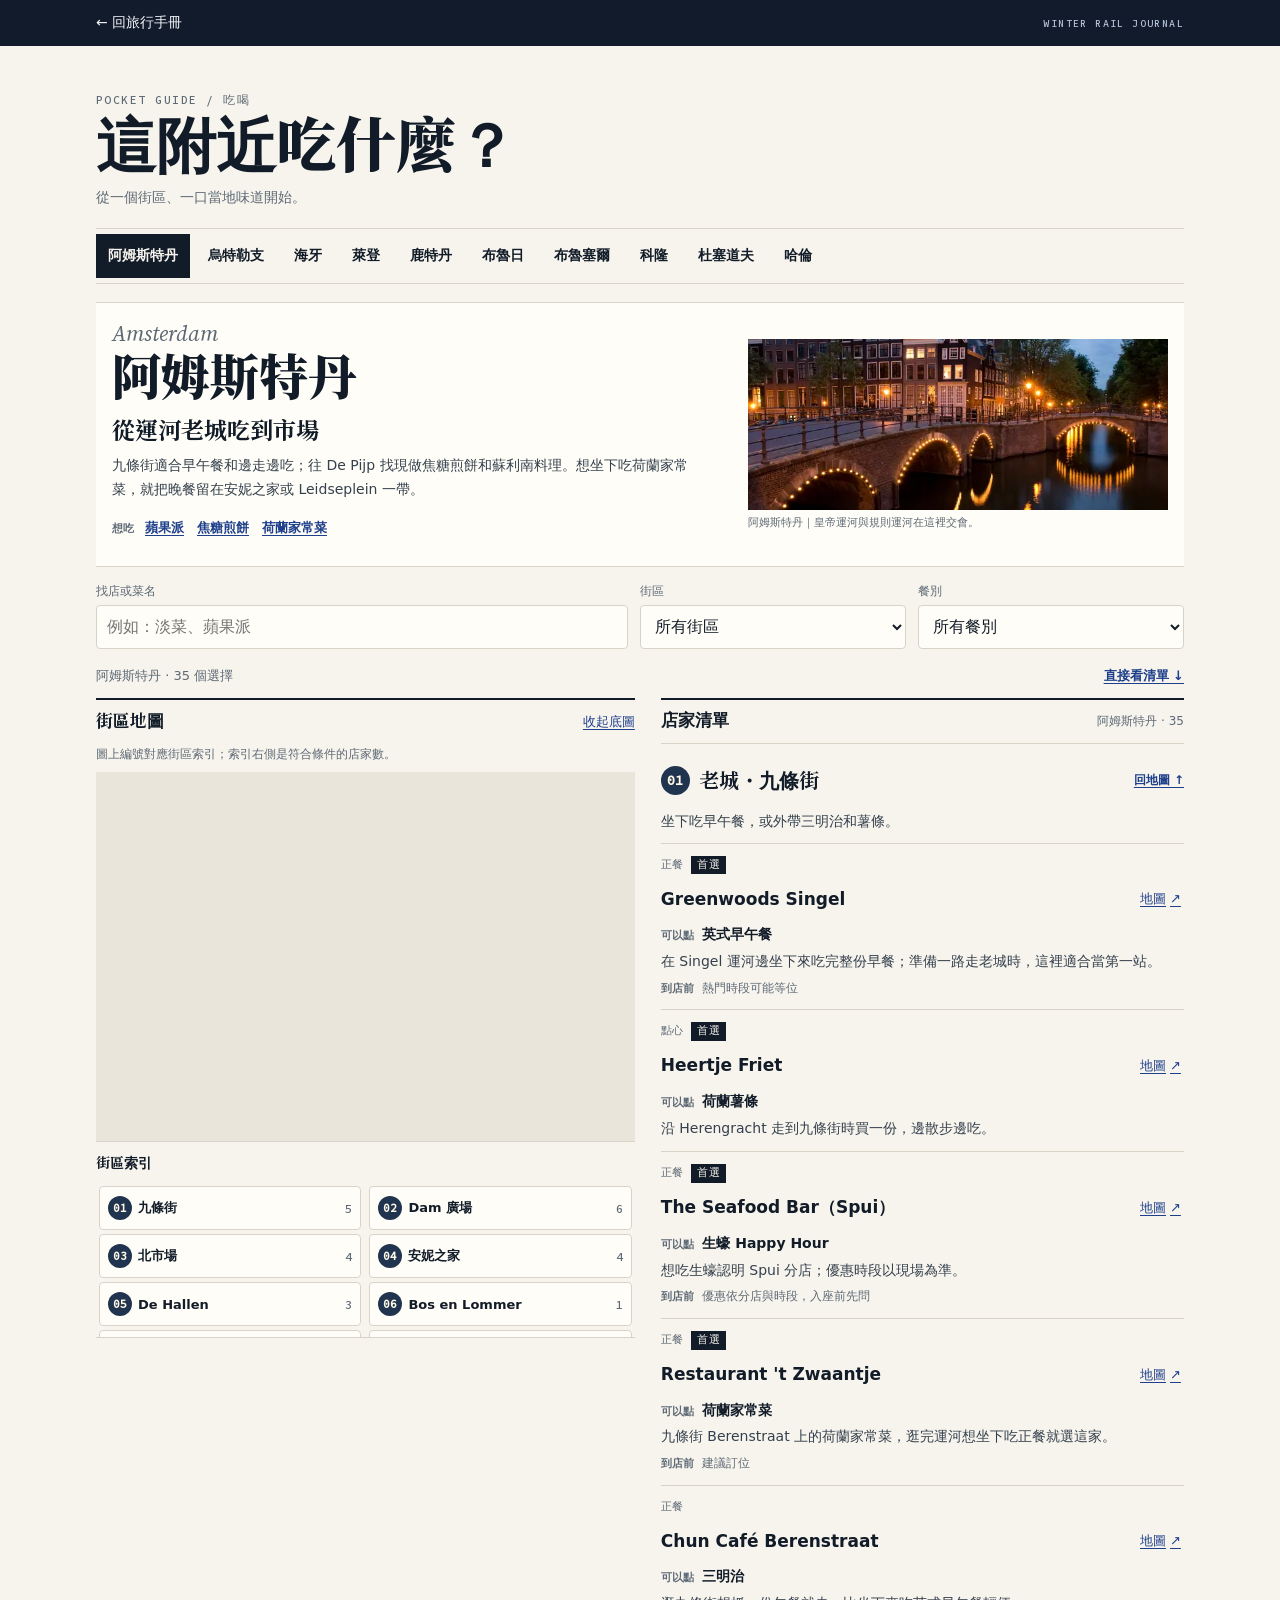
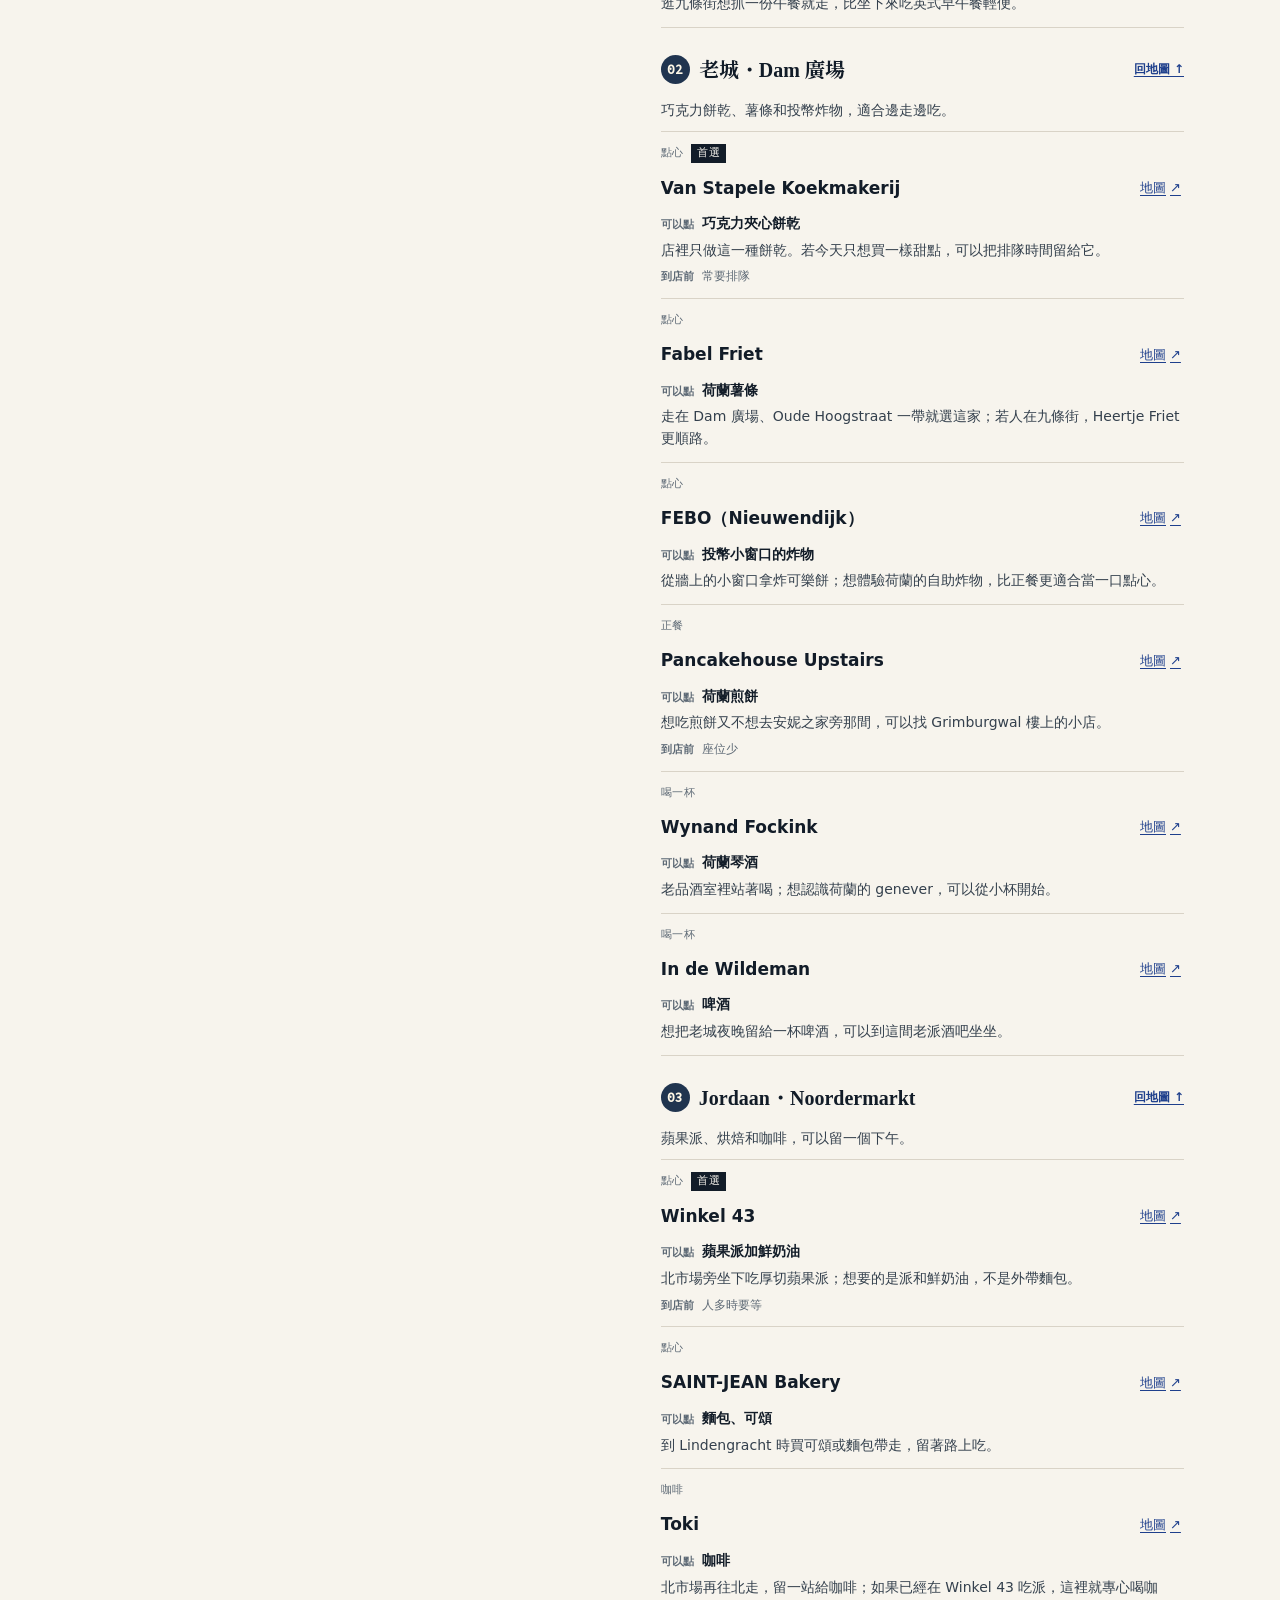
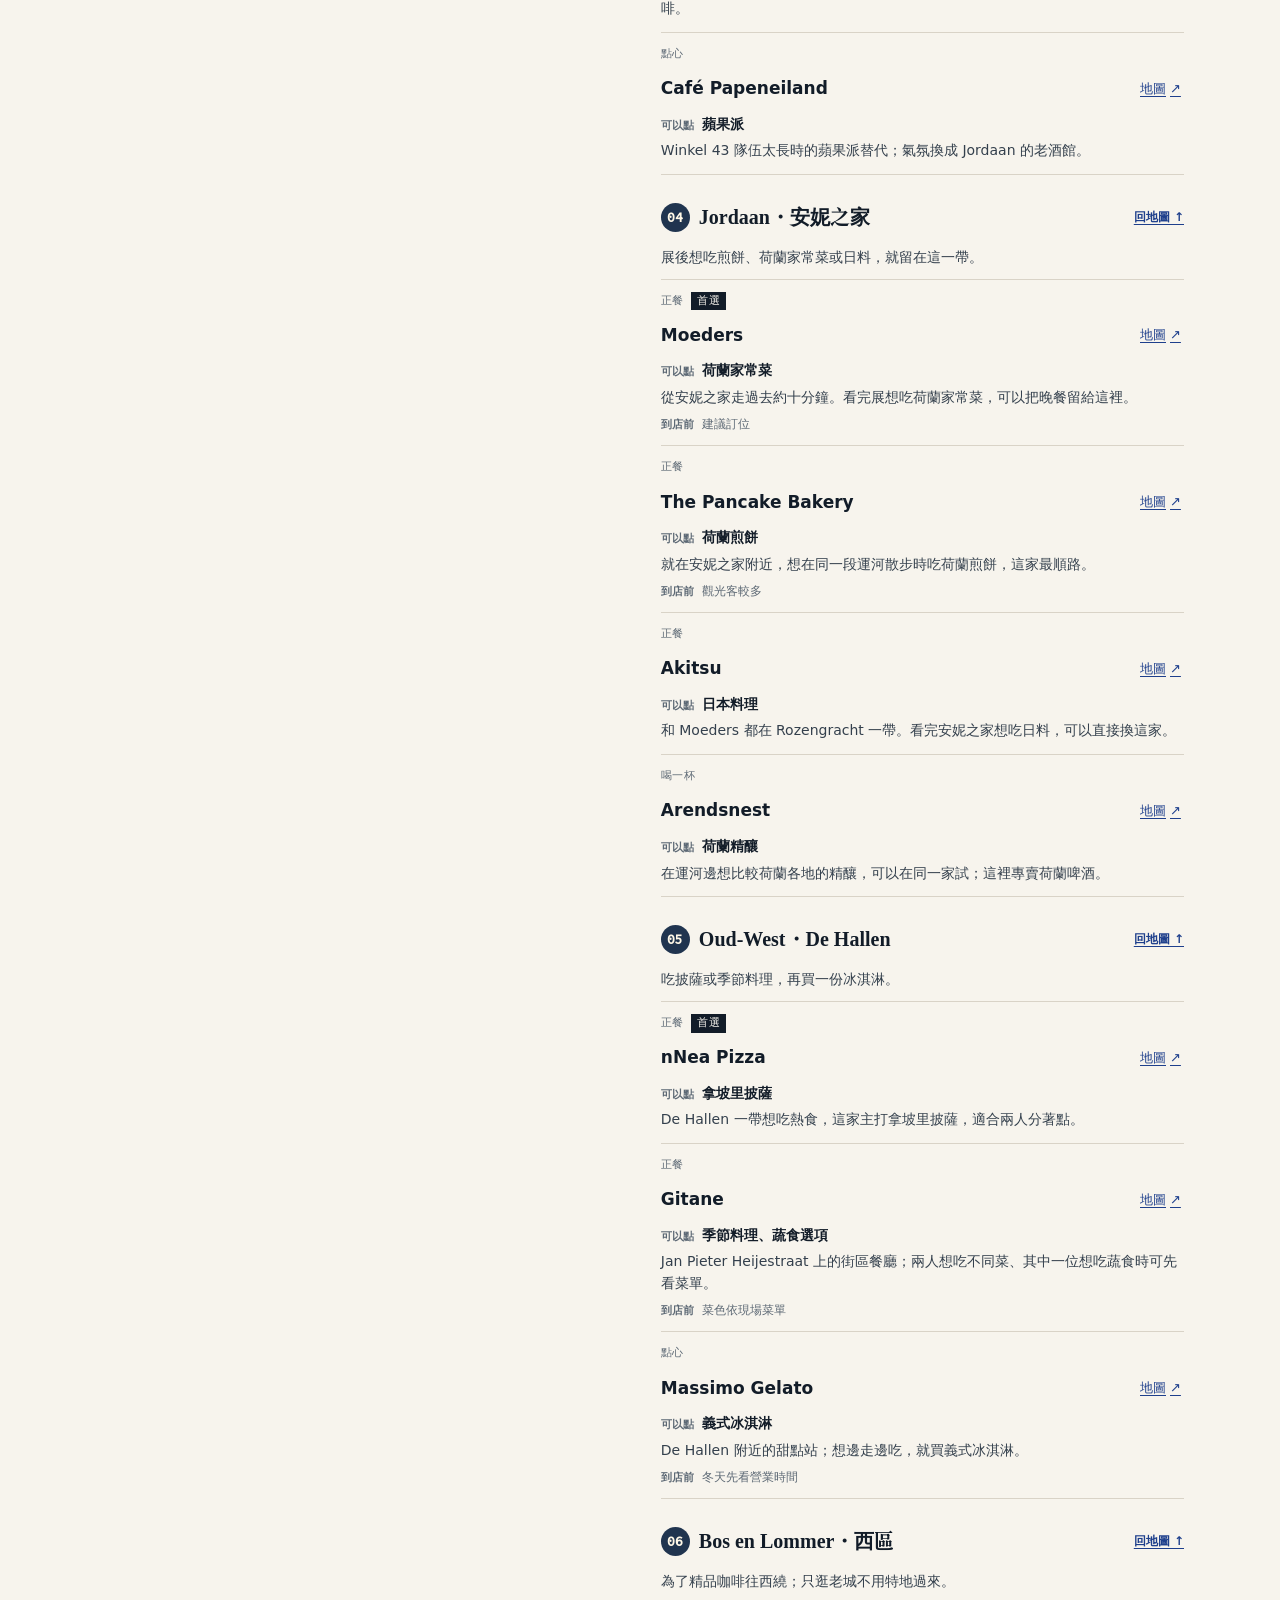
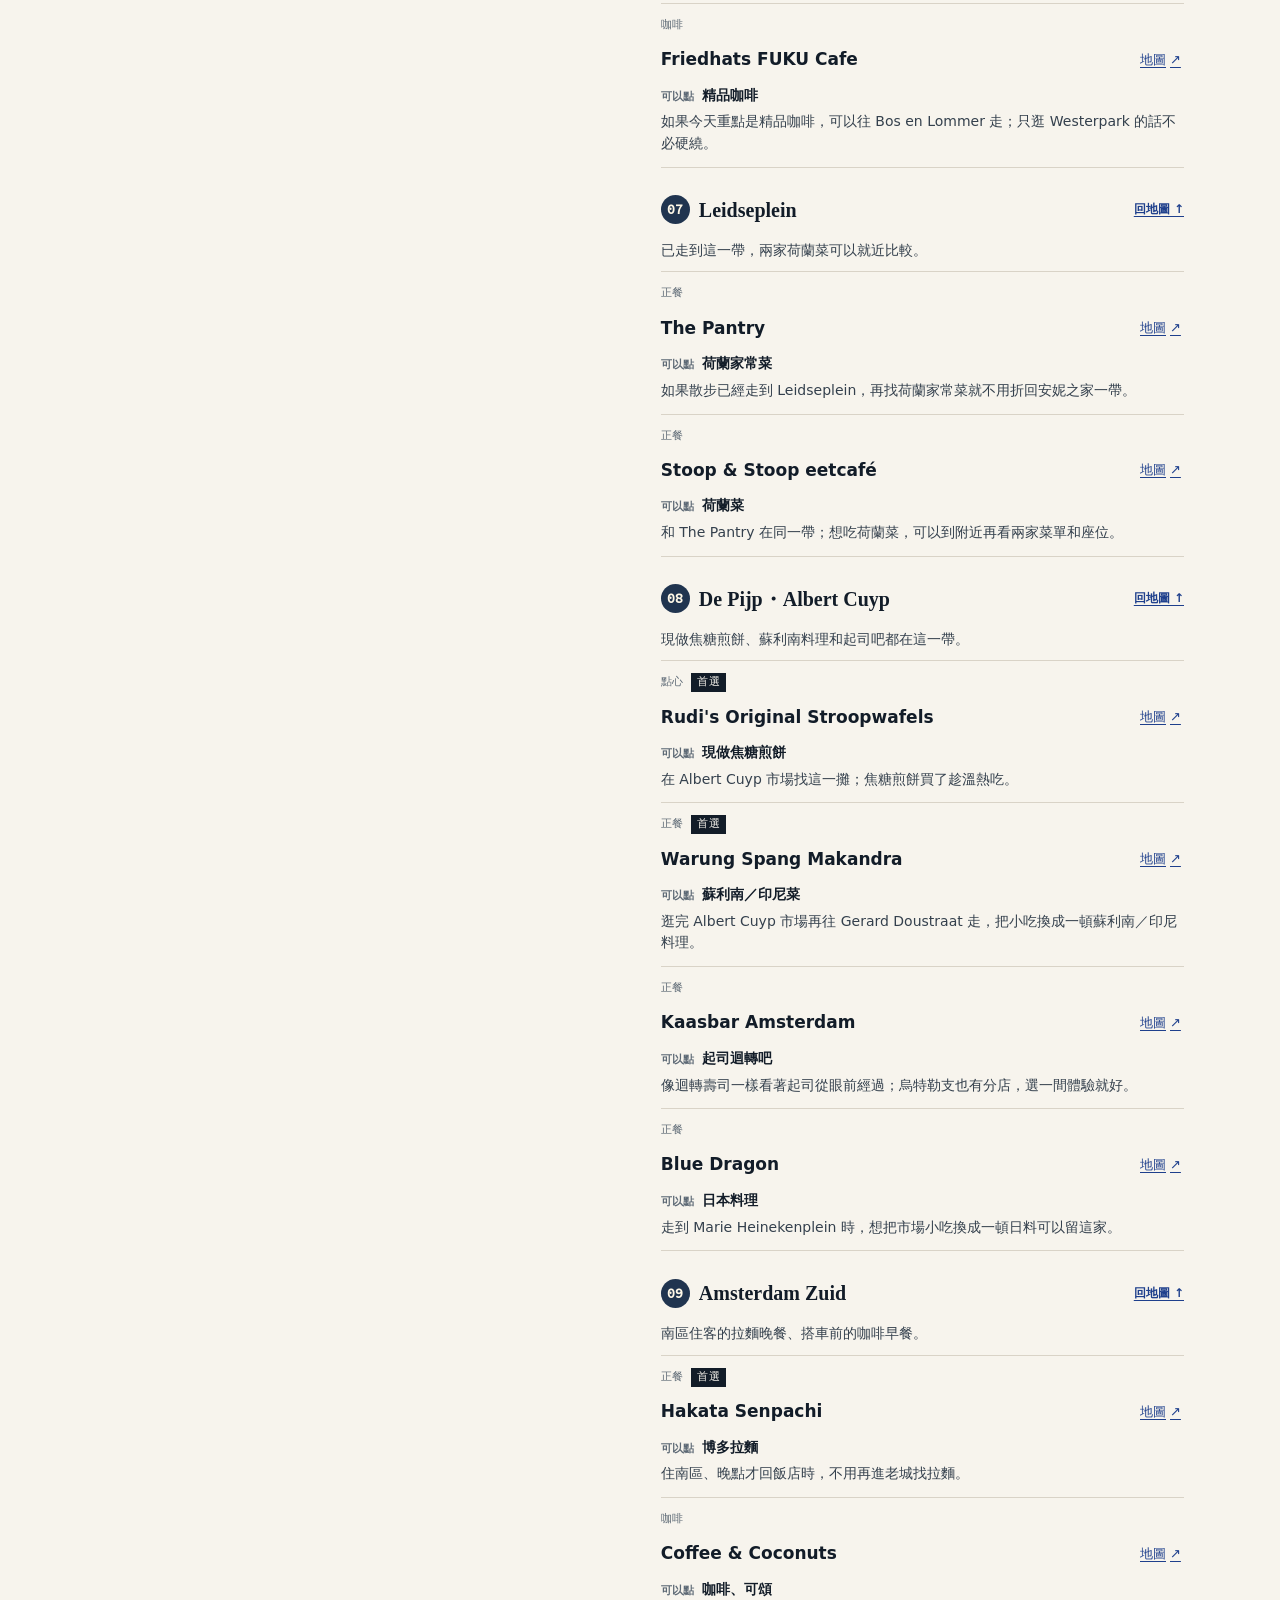
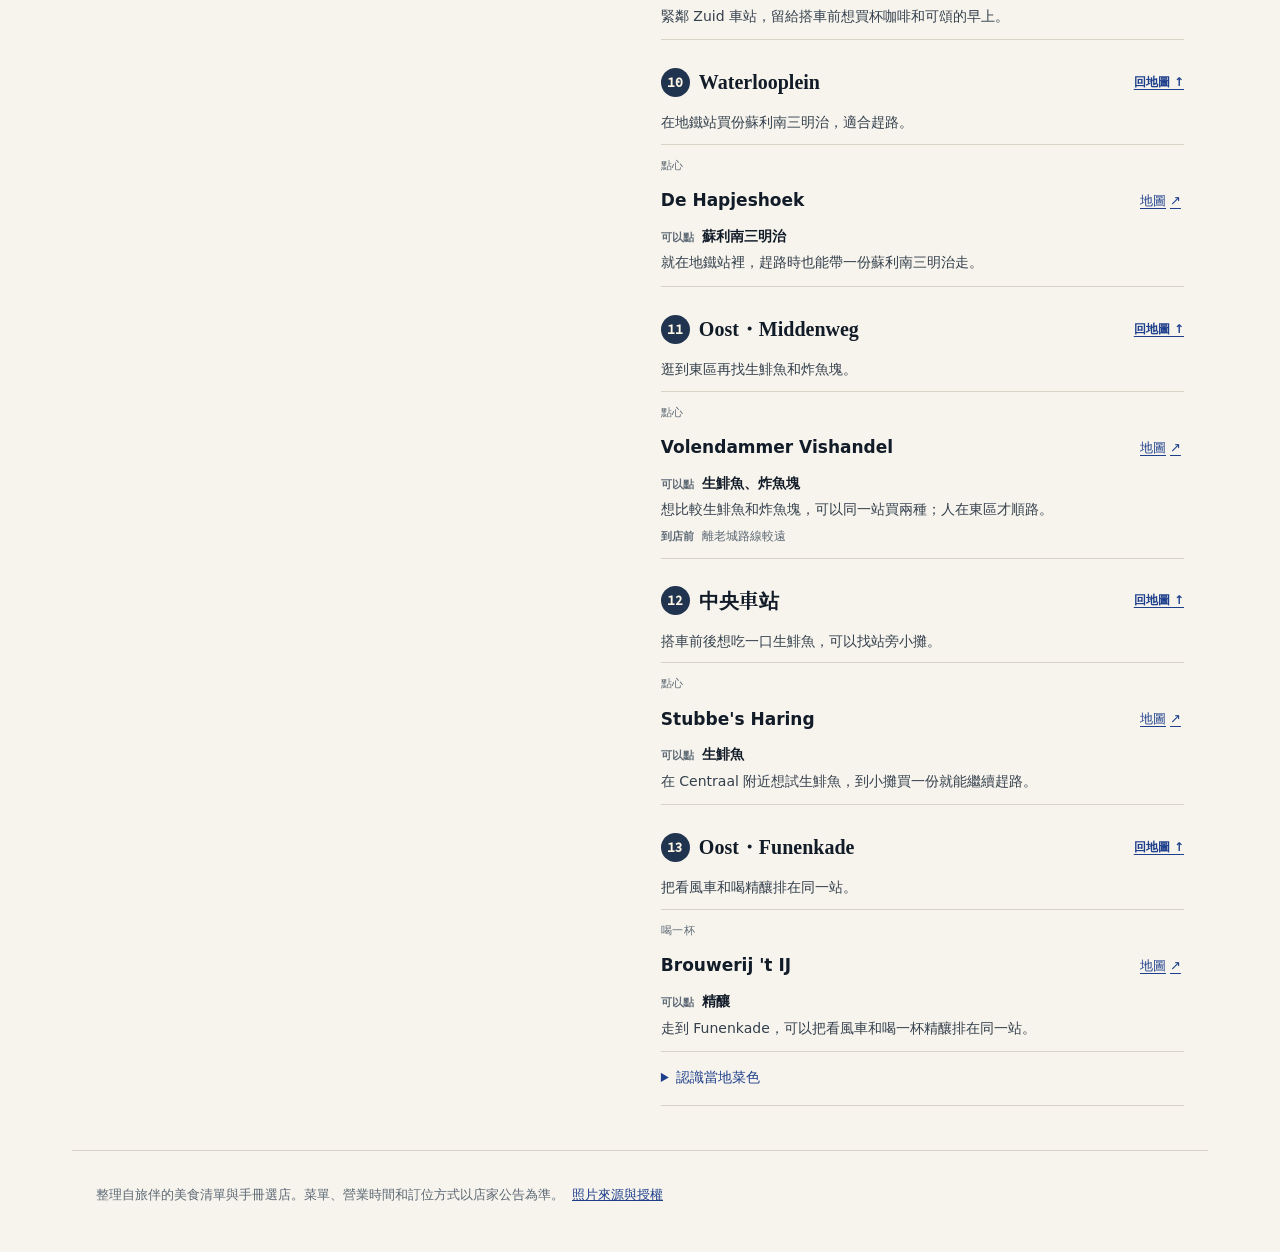
<file: food.html>
<!doctype html>
<html lang="zh-Hant"><head><meta charset="utf-8">
<meta name="viewport" content="width=device-width, initial-scale=1, viewport-fit=cover">
<meta name="robots" content="noindex, nofollow">
<meta name="theme-color" content="#111b2b">
<title>這附近吃什麼？｜冬季旅行手冊</title>
<style>@font-face {
  font-family: 'Noto Serif TC';
  font-style: normal;
  font-weight: 500 900;
  font-display: optional;
  src: url(assets/fonts/noto-serif-tc.woff2) format('woff2');
  unicode-range: U+3001-3002, U+4e00, U+4e0b, U+4e39, U+4e4b, U+4e86, U+4e8b, U+4e94, U+4ec0, U+4eca, U+4f4e, U+500b, U+502b, U+50cf, U+5169, U+51ac, U+51fa, U+5229, U+5230, U+524d, U+5340-5341, U+5348, U+534a, U+5403-5404, U+548c, U+54c8, U+54ea, U+5564, U+559d, U+56de, U+570b, U+5728, U+5730, U+57ce, U+5834, U+585e, U+5927, U+5929, U+592b, U+597d, U+59c6, U+5b78, U+5b8c, U+5cb8, U+5e02-5e03, U+5e15, U+5e38, U+5ea7, U+5ee3, U+5f9e, U+5fb7, U+60f3, U+65af-65b0, U+65c5, U+65e5, U+662f, U+6642, U+665a, U+675c, U+6a13, U+6a4b, U+6bcf, U+6bd4, U+6c34, U+6cb3, U+6cbf, U+6d77, U+6de1, U+706b, U+71b1, U+723e, U+7259, U+7279, U+73ed, U+7559, U+767b-767c, U+7684, U+770b, U+773c, U+7761, U+77e5, U+77f3, U+79d1, U+7a0b, U+7d66, U+8001, U+81ea, U+8335, U+8377, U+83dc, U+840a, U+8457, U+862d, U+884c, U+8857, U+88e1, U+8981, U+8a02, U+8a25, U+8a72, U+8d70, U+8eca, U+9014, U+9032, U+904b, U+904e, U+9053, U+908a, U+90fd, U+9152, U+91c0, U+91cd, U+934b, U+9418, U+9593, U+963f, U+9686, U+9808, U+9996, U+9b6f, U+9e7f, U+9ebc, U+ff0c;
}
@font-face {
  font-family: 'Source Serif 4';
  font-style: normal;
  font-weight: 400 600;
  font-display: swap;
  src: url(assets/fonts/source-serif-roman.woff2) format('woff2');
  unicode-range: U+0000-00FF, U+0131, U+0152-0153, U+02BB-02BC, U+02C6, U+02DA, U+02DC, U+0304, U+0308, U+0329, U+2000-206F, U+20AC, U+2122, U+2191, U+2193, U+2212, U+2215, U+FEFF, U+FFFD;
}
@font-face {
  font-family: 'Source Serif 4';
  font-style: italic;
  font-weight: 400;
  font-display: swap;
  src: url(assets/fonts/source-serif-italic.woff2) format('woff2');
  unicode-range: U+0000-00FF, U+0131, U+0152-0153, U+02BB-02BC, U+02C6, U+02DA, U+02DC, U+0304, U+0308, U+0329, U+2000-206F, U+20AC, U+2122, U+2191, U+2193, U+2212, U+2215, U+FEFF, U+FFFD;
}
@font-face {
  font-family: 'Source Code Pro';
  font-style: normal;
  font-weight: 400 500;
  font-display: swap;
  src: url(assets/fonts/source-code-pro.woff2) format('woff2');
  unicode-range: U+0000-00FF, U+0131, U+0152-0153, U+02BB-02BC, U+02C6, U+02DA, U+02DC, U+0304, U+0308, U+0329, U+2000-206F, U+20AC, U+2122, U+2191, U+2193, U+2212, U+2215, U+FEFF, U+FFFD;
}

/* Layout: winter light × railway timetable. Night-blue cover with a to-scale route map and 15 daylight strips;
   below it, editorial rules instead of boxes: overview timetable → day pages with a daylight bar → food → stays → before you go → notes. */
:root{
 --paper:#F1F3F4; --surface:#FFFFFF; --sunk:#E7EBED; --ink:#121C28; --ink-2:#34404D; --muted:#5D6975;
 --rule:#D5DBE0; --rule-strong:#121C28;
 --delft:#1E3F8C; --delft-wash:#E3E9F4; --lamp:#B47A00; --lamp-wash:#F6EBD3;
 --ok:#2E6A4E; --ok-wash:#DEEEE5; --warn:#C23B22; --warn-wash:#F8E1DB;
 --night:#0F1F45; --night-ink:#F3F5FA; --night-muted:#A8B6D6; --sun:#F2C14E;
 --day-band:#F4D98B; --night-band:#D9DEE6;
 --c-ams:#D0612A; --c-dh:#7A4E9A; --c-rtm:#2C7A8C; --c-bru:#3F7A5A; --c-bxl:#A8800F; --c-kol:#5A6475; --c-dus:#3367A6;
 --f-display:"Noto Serif TC","Songti TC",serif; --f-num:"Source Serif 4","Noto Serif TC",serif;
 --f-body:"Noto Sans TC","PingFang TC","Microsoft JhengHei",system-ui,sans-serif; --f-mono:"Source Code Pro","Noto Sans TC",ui-monospace,Menlo,monospace;
 --s1:4px;--s2:8px;--s3:12px;--s4:16px;--s5:24px;--s6:32px;--s7:48px;--s8:72px;
 --r:4px; --tap:44px; --gutter:16px; --nav-h:48px; --chips-h:56px;
}
@media (prefers-color-scheme: dark){:root:not([data-theme="light"]){
 --paper:#0B0F15; --surface:#121820; --sunk:#19212B; --ink:#E9EDF2; --ink-2:#C4CCD6; --muted:#93A0AE;
 --rule:#25303C; --rule-strong:#E9EDF2; --delft:#93B2F2; --delft-wash:#16233D; --lamp:#F2C14E; --lamp-wash:#2E2614;
 --ok:#7CCBA2; --ok-wash:#132A20; --warn:#F28B74; --warn-wash:#33190F;
 --night:#070C18; --night-ink:#EEF2F8; --night-muted:#8E9CC0; --sun:#F2C14E; --day-band:#8A7230; --night-band:#1E2834;
 --c-ams:#F09A66; --c-dh:#C3A3DD; --c-rtm:#86C2DE; --c-bru:#8CC7A8; --c-bxl:#E0BC5E; --c-kol:#AEB6C4; --c-dus:#8DB6E6;
 color-scheme:dark;}}
:root[data-theme="dark"]{
 --paper:#0B0F15; --surface:#121820; --sunk:#19212B; --ink:#E9EDF2; --ink-2:#C4CCD6; --muted:#93A0AE;
 --rule:#25303C; --rule-strong:#E9EDF2; --delft:#93B2F2; --delft-wash:#16233D; --lamp:#F2C14E; --lamp-wash:#2E2614;
 --ok:#7CCBA2; --ok-wash:#132A20; --warn:#F28B74; --warn-wash:#33190F;
 --night:#070C18; --night-ink:#EEF2F8; --night-muted:#8E9CC0; --sun:#F2C14E; --day-band:#8A7230; --night-band:#1E2834;
 --c-ams:#F09A66; --c-dh:#C3A3DD; --c-rtm:#86C2DE; --c-bru:#8CC7A8; --c-bxl:#E0BC5E; --c-kol:#AEB6C4; --c-dus:#8DB6E6;
 color-scheme:dark;}

*{box-sizing:border-box}
html{scroll-behavior:smooth}
@media (prefers-reduced-motion:reduce){html{scroll-behavior:auto}*{transition:none!important}}
body{margin:0;background:var(--paper);color:var(--ink);font:400 16px/1.7 var(--f-body)}
body::before{content:"";position:fixed;inset:0 0 auto;height:env(safe-area-inset-top,0px);z-index:30;background:var(--paper)}
a{color:inherit}
a:focus-visible,summary:focus-visible,input:focus-visible+.box{outline:2px solid var(--delft);outline-offset:2px}
h1,h2,h3{margin:0;text-wrap:balance} p{margin:0}
.wrap{max-width:1040px;margin:0 auto;padding-left:max(var(--gutter),env(safe-area-inset-left,0px));padding-right:max(var(--gutter),env(safe-area-inset-right,0px))}
@media(min-width:761px){:root{--gutter:24px}}
.nb{white-space:nowrap}
.label{font:500 12px/1.4 var(--f-body);letter-spacing:.04em;color:var(--muted)}
.kicker{font:500 11.5px/1.4 var(--f-mono);letter-spacing:.14em;text-transform:uppercase;color:var(--muted)}
.mono{font-family:var(--f-mono);font-variant-numeric:tabular-nums}
section.block{padding-block:var(--s8) 0;scroll-margin-top:var(--nav-h)}
.block-head{display:grid;gap:var(--s2);margin-bottom:var(--s5)}
.block-head h2{font:700 clamp(30px,7vw,44px)/1.2 var(--f-display)}
.block-head p{color:var(--ink-2);font-size:15px;max-width:38em}

/* cover */
.cover{background:var(--night);color:var(--night-ink)}
.cover .wrap{display:grid;grid-template-columns:minmax(0,1fr) minmax(0,1.05fr);gap:var(--s7);align-items:center;padding-block:var(--s8) var(--s7)}
.eyebrow{font:500 11.5px/1 var(--f-mono);letter-spacing:.16em;color:var(--night-muted)}
.cover h1{font:900 clamp(44px,9vw,76px)/1.04 var(--f-display);margin-top:var(--s5);letter-spacing:.01em}
.cover .sub{font:500 17px/1.5 var(--f-display);color:var(--night-muted);margin-top:var(--s3)}
.cover .stats{display:grid;grid-template-columns:repeat(4,minmax(0,1fr));margin-top:var(--s6);border-top:1px solid color-mix(in srgb,var(--night-ink) 22%,transparent)}
.stat{display:grid;padding:var(--s3) var(--s3) 0}.stat:first-child{padding-left:0}
.stat+.stat{border-left:1px solid color-mix(in srgb,var(--night-ink) 22%,transparent)}
.stat b{font:400 40px/1 var(--f-num)}.stat span{font-size:12px;color:var(--night-muted);margin-top:4px}
.countdown{margin-top:var(--s5);color:var(--night-muted);font-size:14px}
.countdown b{font:600 24px var(--f-num);color:var(--sun)}
.routemap{width:100%;height:auto;max-width:100%;display:block}
.routemap .country{fill:var(--night-muted);opacity:.45;font:500 10px var(--f-mono);letter-spacing:.2em}
.routemap .leg{fill:none;stroke:var(--night-ink);stroke-width:1.8;stroke-linejoin:round;stroke-linecap:round}
.routemap .spur{stroke:var(--night-ink);stroke-width:1.3;stroke-dasharray:2 5;opacity:.7}
.routemap .stay{fill:var(--sun);stroke:var(--night);stroke-width:2}
.routemap .trip{fill:var(--night-ink)}
.routemap .city{fill:var(--night-ink);font:600 13px var(--f-body)}
.routemap .cdate{fill:var(--night-muted);font:400 10.5px var(--f-mono)}
.routemap .city,.routemap .cdate{paint-order:stroke;stroke:var(--night);stroke-width:3px;stroke-linejoin:round}
.maplegend{display:flex;gap:var(--s4);font:500 11px var(--f-mono);letter-spacing:.06em;color:var(--night-muted);margin-top:var(--s2);flex-wrap:wrap}
.maplegend i{display:inline-block;width:9px;height:9px;border-radius:50%;background:var(--sun);margin-right:6px}
.maplegend em{display:inline-block;width:18px;border-top:1.5px dashed var(--night-ink);margin-right:6px;vertical-align:3px}
.strips{display:grid;gap:3px;margin-top:var(--s5)}
.strips i{display:block;height:4px;background:linear-gradient(90deg,color-mix(in srgb,var(--night-ink) 14%,transparent) var(--sr),var(--sun) var(--sr) var(--ss),color-mix(in srgb,var(--night-ink) 14%,transparent) var(--ss))}
.strips-cap{font:500 10.5px var(--f-mono);letter-spacing:.08em;color:var(--night-muted);margin-top:var(--s2)}

/* nav */
.nav{position:sticky;top:0;z-index:20;background:color-mix(in srgb,var(--paper) 88%,transparent);backdrop-filter:saturate(1.4) blur(12px);-webkit-backdrop-filter:saturate(1.4) blur(12px);border-bottom:1px solid var(--rule)}
.nav .wrap{display:flex;align-items:center;gap:var(--s2)}
.nav ul{list-style:none;margin:0;padding:0;display:flex;flex:1;min-width:0;overflow-x:auto;scrollbar-width:none}
.nav a{height:var(--nav-h);display:flex;align-items:center;padding:0 var(--s3);font:500 14px var(--f-body);color:var(--muted);text-decoration:none;white-space:nowrap}
.nav a:hover{color:var(--ink)}
.nav a[aria-current="true"]{color:var(--ink);box-shadow:inset 0 -2px var(--ink)}
.today{flex:none;border-radius:var(--r);background:var(--ink);color:var(--paper);font:600 14px var(--f-body);height:32px;display:flex;align-items:center;padding:0 var(--s4);text-decoration:none}

/* overview */
.ovlist{border-top:2px solid var(--rule-strong)}
@media(min-width:761px){.ovlist{columns:2;column-gap:var(--s7)}}
.ov{display:grid;grid-template-columns:64px minmax(0,1fr);gap:2px var(--s3);align-items:baseline;min-height:56px;padding:var(--s3) 0;border-bottom:1px solid var(--rule);text-decoration:none;break-inside:avoid}
.ov-date{grid-row:span 2;display:flex;gap:6px;align-items:baseline}
.ov-date b{font:400 20px/1 var(--f-num);color:var(--c)}.ov-date i{font:500 11px var(--f-mono);font-style:normal;color:var(--muted)}
.ov-main{display:grid}.ov-city{font:600 12px var(--f-body);letter-spacing:.04em;color:var(--c)}
.ov-title{font:500 15.5px/1.45 var(--f-body)}.ov:hover .ov-title{text-decoration:underline}
.ov-hotel{font-size:12.5px;color:var(--muted)}
.ov.is-today .ov-title{font-weight:700}
@media(max-width:760px){.ov-hotel:not(.is-change){display:none}}

/* date chips + legend */
.dchips{position:sticky;top:var(--nav-h);z-index:15;display:flex;overflow-x:auto;scrollbar-width:none;padding:0 var(--gutter);margin:0 calc(-1*var(--gutter)) var(--s5);border-bottom:1px solid var(--rule);background:var(--paper);scroll-snap-type:x proximity}
.dchip{position:relative;flex:none;display:grid;justify-items:center;align-content:center;min-width:48px;height:var(--chips-h);text-decoration:none;scroll-snap-align:start}
.dchip::after{content:"";position:absolute;left:10px;right:10px;bottom:6px;height:3px;background:var(--c)}
.dchip b{font:400 21px/1 var(--f-num)}.dchip i{font:500 10.5px var(--f-mono);font-style:normal;color:var(--muted)}
.dchip[aria-current="true"]{background:var(--sunk)}
.dchip.is-today{background:var(--ink);color:var(--paper)}.dchip.is-today i{color:inherit}
.legend{display:flex;flex-wrap:wrap;gap:var(--s2) var(--s4);font:500 12px var(--f-body);color:var(--muted);margin-bottom:var(--s5)}
.legend span{display:inline-flex;align-items:center;gap:6px}
.legend .mark{margin:0}

/* day */
.days{display:grid;gap:var(--s6)}
.day{border-top:2px solid var(--rule-strong);scroll-margin-top:calc(var(--nav-h) + var(--chips-h) + 8px)}
.day>summary{list-style:none;cursor:pointer}
.day>summary::-webkit-details-marker{display:none}
.day-head{display:grid;padding:var(--s4) 0;gap:0 var(--s4);grid-template-columns:auto minmax(0,1fr) var(--tap);
 grid-template-areas:"num city caret" "num title caret" "num mood mood" "num stay stay" "num light light"}
.day-meta{display:contents}
.day-num{grid-area:num;display:flex;align-items:baseline;gap:2px;color:var(--c)}
.day-num .m,.day-num .slash{font:400 18px var(--f-num);color:var(--muted)}
.day-num .d{font:400 56px/.9 var(--f-num)}
.day-num .wd{font:500 11px var(--f-mono);color:var(--muted);margin-left:6px}
.day-city{grid-area:city;font:600 12px var(--f-body);letter-spacing:.04em;color:var(--c);align-self:center}
.day-city .local{font:italic 400 15px var(--f-num);color:var(--muted);margin-left:4px}
.day h3{grid-area:title;font:700 clamp(22px,5.6vw,28px)/1.3 var(--f-display);margin-top:var(--s1)}
.mood{grid-area:mood;font-size:15px;color:var(--ink-2);margin-top:var(--s2)}
.stay{grid-area:stay;font-size:13px;color:var(--muted);margin-top:var(--s3);display:flex;gap:var(--s2);align-items:center;flex-wrap:wrap}
.stay span{border:1px solid var(--rule);border-radius:3px;font:500 11px var(--f-mono);padding:1px 5px}
.caret{grid-area:caret;justify-self:end;width:var(--tap);height:var(--tap);display:grid;place-items:center}
.caret::before{content:"";width:9px;height:9px;border-right:1.5px solid var(--muted);border-bottom:1.5px solid var(--muted);transform:rotate(45deg) translateY(-2px);transition:transform .2s}
details[open] .caret::before{transform:rotate(-135deg)}
.daylight{grid-area:light;position:relative;height:6px;margin:var(--s4) 0 var(--s5);border-radius:1px;
 background:linear-gradient(90deg,var(--night-band) var(--sr),var(--day-band) var(--sr) var(--ss),var(--night-band) var(--ss))}
.daylight i{position:absolute;top:-4px;width:1.5px;height:14px;background:var(--ink);transform:translateX(-50%)}
.daylight i.now{background:var(--warn);width:2px;height:18px;top:-6px}
.daylight .sr,.daylight .ss{position:absolute;top:12px;background:var(--paper);padding:0 3px;font:500 10px var(--f-mono);color:var(--muted);transform:translateX(-50%)}
.daylight .sr{left:var(--sr)}.daylight .ss{left:var(--ss)}
.day-body{display:grid}
.tl{list-style:none;margin:0;padding:var(--s2) 0 var(--s4)}
.tl li{display:grid;grid-template-columns:48px 20px minmax(0,1fr);gap:0 var(--s3);padding-block:10px;position:relative}
.tl li::before{content:"";position:absolute;left:calc(48px + var(--s3) + 9.5px);top:0;bottom:0;width:1px;background:var(--rule)}
.tl li:first-child::before{top:18px}.tl li:last-child::before{bottom:auto;height:18px}
.tl .t{font:400 13px/1.6 var(--f-mono);color:var(--muted);font-variant-numeric:tabular-nums}
.tl .x{font-size:15.5px;line-height:1.65;min-width:0}.tl .x b{color:var(--ink)}
.mark{position:relative;z-index:1;justify-self:center;width:11px;height:11px;margin-top:7px;border-radius:50%;background:var(--paper);border:1.5px solid var(--muted)}
.k-go .mark{border-radius:1px}
.k-see .mark{background:var(--delft);border-color:var(--delft)}
.k-eat .mark{background:var(--lamp);border-color:var(--lamp)}
.k-book .mark{background:var(--ok);border-color:var(--ok)}
.k-todo .mark{background:var(--warn-wash);border:2.5px solid var(--warn)}
.k-rest .mark{width:10px;height:2px;border:0;border-radius:0;background:var(--muted);margin-top:12px}
.k-run .mark{border-color:var(--delft)}
.plink{color:var(--ink);text-decoration:underline 1.5px var(--delft);text-underline-offset:3px;padding-block:4px}
.plink b{color:inherit}.plink::after{content:"↗";font:500 .78em var(--f-mono);color:var(--delft);margin-left:2px}
.chip{display:inline-block;font:500 11px/1 var(--f-mono);letter-spacing:.06em;padding:3px 6px;border-radius:3px;border:1px solid currentColor;margin-left:6px;vertical-align:2px}
.chip.k-book{color:var(--ok)}.chip.k-todo{color:var(--paper);background:var(--warn);border-color:var(--warn)}
.fact{margin:0 0 var(--s5) calc(48px + 20px + 2*var(--s3));padding:0 0 0 var(--s4);border-left:2px solid var(--delft);font:400 15px/1.75 var(--f-display);color:var(--ink-2);display:grid;gap:2px}
.fact span{font:500 11px var(--f-mono);letter-spacing:.14em;color:var(--delft)}
.day-act{padding:0 0 var(--s5)}
@media(min-width:761px){.tl,.fact{max-width:720px}}
.pl .pin::before,.stayc .pin::before{width:11px;height:11px}
.pin{display:inline-flex;align-items:center;justify-content:center;gap:var(--s2);min-height:var(--tap);min-width:var(--tap);border-radius:var(--r);border:1px solid var(--rule);color:var(--ink);font:500 13.5px var(--f-body);text-decoration:none;padding:0 var(--s4)}
.pin::before{content:"";width:9px;height:9px;border-radius:50% 50% 50% 0;transform:rotate(-45deg);background:var(--delft)}
.pin:hover{border-color:var(--ink)}
.pin-strong{width:100%;min-height:48px;background:var(--ink);color:var(--paper);border:0;font:600 15px var(--f-body)}
.pin-strong::before{background:var(--sun)}
@media(min-width:761px){.pin-strong{width:auto;padding-inline:var(--s5)}}

/* guides */
.guides{display:grid;gap:var(--s7)}
.guide{border-top:2px solid var(--rule-strong);padding-top:var(--s5);display:grid;gap:var(--s5);scroll-margin-top:var(--nav-h)}
.g-head{display:flex;flex-wrap:wrap;justify-content:space-between;align-items:baseline;gap:var(--s1) var(--s4)}
.g-head h3{font:700 clamp(26px,6vw,36px)/1.25 var(--f-display)}
.g-dates{font:500 12px var(--f-mono);color:var(--c)}
.g-body{display:grid;grid-template-columns:minmax(0,1.2fr) minmax(0,1fr);gap:var(--s6)}
.g-story{display:grid;gap:var(--s4);align-content:start}
.g-story p{font:400 17px/1.8 var(--f-display)}
.g-facts{margin:0;display:grid;grid-template-columns:auto minmax(0,1fr);border-top:1px solid var(--rule);padding-top:var(--s3);gap:6px var(--s4);font-size:14px}
.g-facts dt{font:500 11.5px var(--f-mono);letter-spacing:.08em;color:var(--muted);padding-top:3px}.g-facts dd{margin:0}
.dishes{list-style:none;margin:var(--s2) 0 0;padding:0;border-top:1px solid var(--rule)}
.dishes li{display:flex;flex-wrap:wrap;align-items:baseline;column-gap:var(--s2);padding:var(--s3) 0;border-bottom:1px solid var(--rule)}
.dishes b{order:0;font-weight:700}
.dishes li::before{content:"";order:1;flex:1;min-width:24px;border-bottom:1px dotted var(--muted);transform:translateY(-4px)}
.dishes i{order:2;font:italic 400 16px var(--f-num);color:var(--ink-2)}
.dishes span{order:3;flex-basis:100%;font-size:13.5px;color:var(--muted)}
.places{list-style:none;margin:0;padding:0;display:grid;grid-template-columns:1fr;gap:0 var(--s6);border-top:1px solid var(--rule)}
@media(min-width:761px){.places{grid-template-columns:1fr 1fr}}
.pl{display:grid;grid-template-columns:minmax(0,1fr) var(--tap);grid-template-areas:"top pin" "name pin" "dish pin" "why pin";gap:2px var(--s3);border-bottom:1px solid var(--rule);padding:var(--s3) 0;min-width:0}
.pl-top{grid-area:top;display:flex;gap:var(--s2);align-items:center}
.pl-name{grid-area:name;font-weight:700;font-size:16px;line-height:1.4}
.pl-dish{grid-area:dish;color:var(--ink-2);font-size:14px}
.pl-why{grid-area:why;font-size:13.5px;color:var(--muted)}
.pl .pin{grid-area:pin;align-self:center;width:var(--tap);height:var(--tap);padding:0}
.when{font:500 11.5px var(--f-mono);color:var(--muted)}
.badge{font:500 11px var(--f-mono);letter-spacing:.06em;padding:2px 6px;border-radius:3px}
.b-top{background:var(--ink);color:var(--paper)}
.b-alt{color:var(--muted);border:1px solid var(--rule)}
.star{font:500 12px var(--f-mono);color:var(--muted);margin-left:var(--s2)}
.more>summary{min-height:var(--tap);display:flex;align-items:center;font:500 13px var(--f-body);letter-spacing:.02em;color:var(--delft);cursor:pointer;list-style:none}
.more>summary::-webkit-details-marker{display:none}
.more>summary::before{content:"+";margin-right:8px}.more[open]>summary::before{content:"−"}

/* stays */
.stays{list-style:none;margin:0;padding:0;display:grid;grid-template-columns:1fr;gap:0 var(--s6);border-top:2px solid var(--rule-strong)}
@media(min-width:761px){.stays{grid-template-columns:1fr 1fr}}
.stayc{display:grid;grid-template-columns:minmax(0,1fr) var(--tap);grid-template-areas:"top pin" "name pin" "addr pin" "note pin";gap:2px var(--s3);padding:var(--s3) 0;border-bottom:1px solid var(--rule)}
.stay-top{grid-area:top;display:flex;gap:var(--s3);align-items:center;font:500 12px var(--f-mono);color:var(--muted)}
.sbadge{font:500 11px var(--f-mono);padding:2px 6px;border-radius:3px}
.s-ok{color:var(--ok);border:1px solid currentColor}.s-todo{color:var(--paper);background:var(--warn)}
.stay-name{grid-area:name;font-weight:700;font-size:16.5px}
.stay-addr{grid-area:addr;font-size:13.5px;color:var(--ink-2)}.stay-note{grid-area:note;font-size:13px;color:var(--muted)}
.stayc .pin{grid-area:pin;align-self:center;width:var(--tap);height:var(--tap);padding:0}

/* checklist */
.progress{display:flex;align-items:center;gap:var(--s3);font:500 13px var(--f-mono);color:var(--muted);margin-bottom:var(--s5)}
.progress b{color:var(--ink)}
.progress::after{content:"";flex:1;height:2px;background:linear-gradient(90deg,var(--ok) var(--p,0%),var(--rule) 0)}
.alldone{font:400 15px var(--f-display);color:var(--ok);margin:-12px 0 var(--s5)}
.todo-wrap{display:grid;grid-template-columns:repeat(auto-fit,minmax(min(100%,320px),1fr));gap:var(--s6)}
.tgroup>.label{display:block;padding-bottom:var(--s2);border-bottom:2px solid var(--rule-strong);color:var(--ink)}
details.tgroup>summary{list-style:none;cursor:pointer;min-height:var(--tap);display:flex;align-items:flex-end}
details.tgroup>summary::-webkit-details-marker{display:none}
details.tgroup>summary::after{content:"+";margin-left:auto;font-size:14px}
details.tgroup[open]>summary::after{content:"−"}
.tgroup ul{list-style:none;margin:0;padding:0}
.tgroup label,.tgroup li.static{display:grid;grid-template-columns:24px 52px minmax(0,1fr);gap:var(--s3);min-height:52px;padding:var(--s3) 0;border-bottom:1px solid var(--rule);cursor:pointer;align-items:start}
.tgroup li.static{cursor:default;grid-template-columns:40px 52px minmax(0,1fr);color:var(--muted)}
.tgroup label:active{background:var(--sunk)}
.tgroup input{position:absolute;opacity:0;width:1px;height:1px}
.box{width:22px;height:22px;border:1.5px solid var(--ink-2);border-radius:3px;margin-top:1px;display:grid;place-items:center}
.tgroup input:checked+.box{background:var(--ok);border-color:var(--ok)}
.tgroup input:checked+.box::after{content:"";width:5px;height:10px;border:solid var(--paper);border-width:0 2px 2px 0;transform:rotate(45deg) translate(-1px,-1px)}
.tgroup input:checked~.titem{text-decoration:line-through;color:var(--muted)}
.tdate{font:500 12.5px var(--f-mono);color:var(--muted);padding-top:2px}
.titem{display:grid;font-size:15px}.titem small{font-size:12.5px;color:var(--muted)}
.sicon{font:500 11px var(--f-mono);padding-top:3px}
.subhead{margin-top:var(--s7)}

/* info */
.prac{display:grid;grid-template-columns:repeat(auto-fit,minmax(min(100%,290px),1fr));gap:0 var(--s6)}
.card{border-top:2px solid var(--rule-strong);padding:var(--s4) 0 var(--s6);display:grid;gap:var(--s3);align-content:start;min-width:0}
.card.wide{grid-column:1/-1}
.card h3{font:700 20px/1.3 var(--f-display)}
.card ul{list-style:none;margin:0;padding:0;display:grid;gap:6px;font-size:15px}
.card li{position:relative;padding-left:var(--s4)}
.card li::before{content:"";position:absolute;left:0;top:.85em;width:7px;height:1px;background:var(--muted)}
.big{font:400 56px/1 var(--f-num);color:var(--delft)}
table{border-collapse:collapse;width:100%;font-size:14px}
th,td{text-align:left;padding:var(--s2) var(--s3) var(--s2) 0;border-bottom:1px solid var(--rule);vertical-align:top}
th{font:500 11px var(--f-mono);letter-spacing:.1em;color:var(--muted)}
.trains td:nth-child(3){font-family:var(--f-body);font-variant-numeric:tabular-nums;white-space:nowrap;font-size:13px}
footer{padding-block:var(--s7) var(--s8);color:var(--muted);font-size:13px;border-top:1px solid var(--rule);margin-top:var(--s8)}

/* phone */
@media(max-width:760px){
 :root{--nav-h:0px}
 .cover .wrap{grid-template-columns:minmax(0,1fr);gap:var(--s6);padding-block:var(--s7) var(--s6)}
 .nav{position:fixed;top:auto;bottom:0;left:0;right:0;border-bottom:0;border-top:1px solid var(--rule);padding-bottom:env(safe-area-inset-bottom,0px)}
 .nav .wrap{padding:0}
 .nav ul{overflow:visible}
 .nav li{flex:1}
 .nav a{height:56px;justify-content:center;padding:0;font-size:13px}
 .nav a[aria-current="true"]{box-shadow:inset 0 2px var(--ink)}
 .today{position:fixed;right:max(16px,env(safe-area-inset-right,0px));bottom:calc(68px + env(safe-area-inset-bottom,0px));height:var(--tap);box-shadow:0 4px 14px rgb(0 0 0 / .25)}
 body{padding-bottom:calc(56px + env(safe-area-inset-bottom,0px))}
 .dchips{top:env(safe-area-inset-top,0px);border-bottom:0;box-shadow:0 1px 0 var(--rule)}
 .day{scroll-margin-top:calc(var(--chips-h) + 8px)}
 .legend{display:none}
 .day-head{grid-template-areas:"num city caret" "title title title" "mood mood mood" "stay stay stay" "light light light"}
 .day-num .d{font-size:40px}
 .day:not([open]) .mood,.day:not([open]) .stay{display:none}
 .day:not([open]) .daylight{margin-bottom:0}
 .fact{margin-left:0}
 .g-body{grid-template-columns:minmax(0,1fr)}
 .trains,.trains tbody,.closed,.closed tbody{display:block}
 .trains thead,.closed thead{position:absolute;width:1px;height:1px;overflow:hidden;clip:rect(0 0 0 0)}
 .trains tr{display:grid;grid-template-columns:48px minmax(0,1fr) auto;gap:2px var(--s3);padding:var(--s3) 0;border-bottom:1px solid var(--rule)}
 .trains td,.closed td{padding:0;border:0}
 .trains td:nth-child(4){grid-column:2/-1;font-size:13px;color:var(--muted)}
 .closed tr{display:grid;padding:var(--s3) 0;border-bottom:1px solid var(--rule)}
 .closed td:first-child{font-weight:700}
 .closed td:nth-child(3){font:500 12.5px var(--f-mono);color:var(--muted)}
}
@media print{.nav,.today,.dchips{display:none}}
/* v4 photo book: paper, gilt details and the original timetable below each opener. */
:root{--paper:#f7f4ed;--surface:#fffdf7;--sunk:#eae5da;--rule:#d9d3c7;--night:#111b2b;--night-muted:#b8c6dd;--gold:#f4d58b;--safe-top:env(safe-area-inset-top,0px)}
@media(prefers-color-scheme:dark){:root:not([data-theme="light"]){--paper:#101721;--surface:#161e2a;--sunk:#202a38;--rule:#303b4a}}
:root[data-theme="dark"]{--paper:#101721;--surface:#161e2a;--sunk:#202a38;--rule:#303b4a}
body{overflow-wrap:anywhere}
.wrap{max-width:1136px}
[hidden]{display:none!important}
.nav{background:var(--paper);backdrop-filter:none;-webkit-backdrop-filter:none}
.nav a:hover,.dchip:hover{background:var(--sunk)}
.nav .today{color:var(--paper);min-height:44px}
.nav .today:hover{background:var(--ink-2);color:var(--paper)}
.nb{display:inline;white-space:normal}
.kicker{letter-spacing:.13em}
.photo{margin:0;min-width:0}
.photo img{display:block;width:100%;height:auto;object-fit:cover;object-position:var(--focus,50% 50%);background:#26374a}
.photo figcaption{font-size:12px;line-height:1.6;color:var(--muted);padding-top:8px}
.cover,.opener{position:relative;isolation:isolate;display:grid;color:#fff9e9;background:#111b2b}
.cover{min-height:min(780px,90svh)}
.cover-photo,.opener-photo{position:absolute;inset:0;pointer-events:none}
.cover-photo img,.opener-photo img{position:absolute;inset:0;z-index:-2;height:100%;max-width:none}
.cover::after,.opener::after{position:absolute;z-index:-1;inset:0;content:"";pointer-events:none;
 background:linear-gradient(0deg,rgb(9 15 26 / .94) 0%,rgb(9 15 26 / .76) 27%,transparent 74%),linear-gradient(180deg,rgb(9 15 26 / .76),transparent 23%)}
.cover .cover-copy{display:grid;grid-template-columns:1fr;grid-template-rows:auto 1fr auto;align-items:end;gap:20px;width:100%;padding-block:28px 44px}
.cover-mast,.opener-index{display:flex;justify-content:space-between;gap:12px;border-top:1px solid rgb(255 249 233 / .55);padding-top:12px;
 font:500 12px/1.4 var(--f-mono);letter-spacing:.15em;color:#fff4d9}
.cover h1{font-size:clamp(58px,8vw,112px);margin:16px 0 0;letter-spacing:.04em;text-wrap:initial}
.cover .eyebrow{color:var(--gold);line-height:1.45}
.cover .sub,.cover .countdown{color:#fff4d9}
.cover .sub{display:flex;flex-wrap:wrap;gap:3px 16px;font-size:clamp(15px,2vw,21px);margin-top:17px}
.cover .countdown{margin-top:12px}
.cover-index{display:flex;min-height:44px;align-items:center;justify-content:space-between;gap:24px;width:max-content;padding:0 0 1px;border-bottom:1px solid #fff4d9;color:#fff4d9;text-decoration:none;font-size:14px}
.cover-index:hover{color:var(--gold)}
.cover-photo figcaption,.opener-photo figcaption{position:absolute;right:max(var(--gutter),3%);bottom:10px;color:#fff4d9;padding:0;text-align:right;max-width:calc(100% - 2 * var(--gutter));text-shadow:0 1px 3px #0b121c;z-index:1}
.cover-photo figcaption{bottom:16px}
.cover a:focus-visible{outline-color:var(--gold)}

.contents-spread{display:grid;grid-template-columns:minmax(0,1fr) minmax(0,.92fr);gap:clamp(22px,5vw,66px);align-items:start}
.contents,.food-index ul{list-style:none;margin:12px 0 0;padding:0;border-top:1px solid var(--rule-strong)}
.contents a{display:grid;align-items:center;grid-template-columns:3em minmax(0,1fr) max-content;gap:8px;min-height:64px;border-bottom:1px solid var(--rule);padding:9px 0;text-decoration:none}
.contents a:hover,.food-index a:hover{color:var(--delft);background:var(--sunk)}
.folio{font:400 27px/1 var(--f-num);color:var(--muted)}
.contents-name{font:700 clamp(18px,2.2vw,27px)/1.25 var(--f-display)}
.contents-name i{display:block;font:italic 400 15px/1.3 var(--f-num);color:var(--muted);margin-top:4px}
.contents-date,.food-index a span{font:500 11px/1.4 var(--f-mono);color:var(--muted)}
.route-panel{background:var(--night);color:var(--night-ink);padding:clamp(16px,3vw,32px)}
.route-panel .kicker{color:var(--night-muted);margin-bottom:8px}
.route-panel .strips{gap:2px;margin-top:16px}
.route-panel .strips i{height:3px}
.stats{display:grid;grid-template-columns:repeat(4,minmax(0,1fr));margin-top:18px;border-top:1px solid rgb(255 255 255 / .24)}
.route-panel .stat{padding-inline:8px}
.route-panel .stat:first-child{padding-left:0}
.route-panel .stat b{font-size:clamp(26px,5vw,38px)}
.index-fold{margin:24px 0 0;border-block:1px solid var(--rule)}
.index-fold>summary,.photo-credits>summary{min-height:44px;cursor:pointer;padding:11px 0;font-weight:600}
.index-fold .ovlist{margin-bottom:12px}
.food-index{padding-top:clamp(28px,5vw,52px);scroll-margin-top:calc(var(--nav-h) + var(--safe-top) + 10px)}
.food-index .block-head h2{font-size:clamp(24px,5vw,32px)}
.food-index ul{display:grid;grid-template-columns:repeat(2,minmax(0,1fr));column-gap:24px}
.food-index a{display:flex;min-height:48px;justify-content:space-between;align-items:center;gap:10px;padding:7px 0;border-bottom:1px solid var(--rule);text-decoration:none;font-size:14px}
.food-index a span{text-align:right}
section#days{padding-top:44px}
.days-heading{margin-top:28px}
.dchips{top:calc(var(--nav-h) + var(--safe-top));margin-bottom:0;border-top:1px solid var(--rule)}
.chapter,.guide,.day{scroll-margin-top:calc(var(--nav-h) + var(--safe-top) + var(--chips-h) + 10px)}
.chapter{margin-bottom:clamp(60px,9vw,120px)}
.chapter:last-child{margin-bottom:0}
.bleed{width:min(100vw,1440px);margin-inline:calc((100% - min(100vw,1440px)) / 2)}
.opener{height:clamp(440px,65vw,680px)}
.opener-copy{display:grid;grid-template-rows:auto 1fr;align-items:end;gap:20px;width:min(100%,1136px);margin:auto;height:100%;padding:26px var(--gutter) 48px}
.opener-title>p{font:italic 400 clamp(26px,4.5vw,62px)/1 var(--f-num);color:var(--gold)}
.opener h2{font:900 clamp(40px,7vw,90px)/1.13 var(--f-display);text-wrap:balance;letter-spacing:.02em;margin:9px 0 15px}
.opener-intro{font:500 clamp(15px,2vw,20px)/1.65 var(--f-display);max-width:32em}
.chapter-links{display:flex;align-items:center;gap:6px 16px;flex-wrap:wrap;border-bottom:1px solid var(--rule);padding-block:4px;margin-bottom:24px}
.chapter-links a{display:inline-flex;align-items:center;min-height:44px;gap:4px;color:var(--delft);font:500 13px var(--f-mono);text-underline-offset:3px}
.chapter-links a small{color:var(--muted)}
.chapter-notes{display:grid;grid-template-columns:repeat(auto-fit,minmax(min(100%,360px),1fr));gap:24px;margin:0 0 30px}
.chapter-notes .g-story p{max-width:36em}
.days{gap:34px}
.day-city,.day-num,.ov-city,.ov-date b,.g-dates{color:var(--ink-2)}
.day-city{border-left:3px solid var(--c);padding-left:8px}
.day-num .d{color:var(--ink)}
.day-plan{min-width:0}
.day-photo{margin-block:12px 0}
.day-photo img{aspect-ratio:4/3}
.day-body.has-scene{grid-template-columns:minmax(0,1.55fr) minmax(0,1fr);gap:32px;align-items:start}
.guide{margin-top:clamp(42px,6vw,72px);gap:17px}
.g-head h3{margin-top:6px}
.dishes{display:grid;grid-template-columns:repeat(3,minmax(0,1fr));gap:16px;padding-top:14px}
.dishes li{display:grid;gap:3px;align-content:start;padding-top:0;overflow-wrap:anywhere}
.dishes li::before{display:none}
.dishes .dish-photo{margin-bottom:7px}
.dish-photo img{aspect-ratio:4/3}
.dishes b{font:700 17px/1.35 var(--f-display)}
.dishes i,.dishes span{order:initial}
.dishes i{font-size:15px}
.dishes span{line-height:1.55}
.photo-credits{margin-top:20px;border-block:1px solid var(--rule)}
.photo-credits ul{padding-left:20px}
.photo-credits a{display:inline-block;min-height:24px;text-underline-offset:3px}
.skip-link{position:fixed;z-index:35;top:8px;left:8px;transform:translateY(-150%);background:var(--ink);color:var(--paper);padding:10px 16px}
.skip-link:focus{transform:none}
@media(min-width:761px){
 .nav{top:var(--safe-top)}
 .cover::after{background:linear-gradient(0deg,rgb(9 15 26 / .93) 0%,rgb(9 15 26 / .69) 20%,transparent 70%),linear-gradient(90deg,rgb(9 15 26 / .8),rgb(9 15 26 / .3) 45%,transparent 72%),linear-gradient(180deg,rgb(9 15 26 / .75),transparent 24%)}
}
@media(max-width:760px){
 .cover{min-height:72svh}
 .cover .cover-copy{padding-block:22px 48px;gap:15px}
 .cover h1{font-size:clamp(52px,15.5vw,74px)}
 .cover .sub{flex-direction:column}
 .cover-mast,.opener-index{font-size:10px}
 .cover-photo figcaption{bottom:10px}
 .contents-spread,.food-index ul{grid-template-columns:minmax(0,1fr)}
 .opener{height:72svh;min-height:390px;max-height:720px}
 .opener-copy{padding-block:20px 52px}
 .chapter-links{gap:4px 10px}
 .chapter-links a{min-width:44px}
 .chapter-notes{margin-bottom:24px}
 .day-head{gap:0 8px;grid-template-columns:auto minmax(0,1fr) var(--tap);padding:12px 0 8px}
 .day-body.has-scene{grid-template-columns:minmax(0,1fr);gap:12px}
 .day-photo{margin-block:8px 0}
 .dishes{grid-template-columns:repeat(2,minmax(0,1fr));gap:12px}
 .day-num .wd{margin-left:3px}
 .nav .today{padding-inline:16px}
}
@media print{
 .cover,.opener{min-height:0;height:auto;break-inside:avoid}
 .cover-photo,.opener-photo{position:static;grid-row:2}
 .cover-photo img,.opener-photo img{position:static;height:250px}
 .cover-photo figcaption,.opener-photo figcaption{position:static;text-align:left}
 .bleed{width:100%;margin-inline:0}
}
.tl .plink,.tl .plink::after{color:#79530a;text-decoration-color:#9b721b}
@media(prefers-color-scheme:dark){:root:not([data-theme="light"]) .tl .plink,:root:not([data-theme="light"]) .tl .plink::after{color:var(--gold);text-decoration-color:var(--gold)}}
:root[data-theme="dark"] .tl .plink,:root[data-theme="dark"] .tl .plink::after{color:var(--gold);text-decoration-color:var(--gold)}
.dish-photo.photo-portrait img{object-fit:contain;background:var(--sunk)}
@media(min-width:1100px){
 .dishes[data-count="4"]{grid-template-columns:repeat(4,minmax(0,1fr))}
 .dishes[data-count="5"]{grid-template-columns:repeat(5,minmax(0,1fr))}
}
html{overflow-x:clip}
.day-act{display:flex;align-items:center;gap:8px 16px;flex-wrap:wrap}
.nearby-food{display:inline-flex;align-items:center;min-height:44px;color:var(--delft);font-size:14px;text-underline-offset:3px}

.shopping-stops{margin:0 0 20px;border-top:1px solid var(--rule);padding-top:12px;font-size:14px}
.shopping-stops > b{color:var(--muted)}
.shopping-stops ul,.shopping-index ul{list-style:none;margin:4px 0 0;padding:0}
.shopping-stops li{padding-bottom:8px}
.shopping-stops a,.shopping-index li a{display:inline-flex;align-items:center;min-height:44px;font-weight:600}
.shopping-stops li span{display:block}
.shopping-index ul{padding:0 14px 12px}
/* Dining field guide: map and the numbered pages of a city spread. */
.food-main{padding-bottom:20px}
.food-mast{background:var(--night);color:var(--night-ink)}
.food-mast .wrap{display:flex;align-items:center;justify-content:space-between;gap:10px}
.food-mast a{display:flex;align-items:center;min-height:46px;text-decoration:none;font-size:14px}
.food-mast a:hover{text-decoration:underline}
.food-mast span{font:500 10px var(--f-mono);letter-spacing:.14em;color:var(--night-muted)}
.food-intro{padding-block:clamp(20px,4vw,46px) 18px}
.food-intro h1{font:900 clamp(29px,5.5vw,60px)/1.14 var(--f-display);margin:5px 0;text-wrap:initial}
.food-intro>p:last-child{color:var(--muted);font-size:14px}
.food-cities{position:sticky;top:env(safe-area-inset-top,0px);z-index:3;display:flex;overflow-x:auto;
 gap:6px;padding:5px 0;border-block:1px solid var(--rule);background:var(--paper);scrollbar-width:thin}
.food-cities a{display:flex;align-items:center;min-height:44px;padding:0 12px;flex:none;
 text-decoration:none;font-size:14px;font-weight:600}
.food-cities a:hover{background:var(--sunk)}
.food-cities a[aria-current=true]{color:var(--paper);background:var(--ink)}
.food-city{scroll-margin-top:calc(62px + env(safe-area-inset-top,0px));margin-top:18px;padding-bottom:24px}
.food-city-lead{display:grid;grid-template-columns:minmax(0,1.45fr) minmax(0,1fr);gap:12px 26px;
  background:var(--surface);border-block:1px solid var(--rule);padding:16px}
.food-city-copy{align-self:center}
.food-local{font:italic 400 21px var(--f-num);color:var(--muted)}
.food-city h2{font:900 clamp(29px,4.2vw,49px)/1.18 var(--f-display);margin:2px 0 8px}
.food-lead-line{font:700 clamp(16px,2vw,23px)/1.42 var(--f-display);color:var(--ink)}
.food-lead-intro{font-size:14px;color:var(--ink-2);margin-top:5px;max-width:42em}
.food-city-photo{align-self:center}
.food-city-photo img{aspect-ratio:2.45;object-fit:cover}
.food-city-photo figcaption{font-size:11px;line-height:1.45;padding-top:5px}
.food-ideas{display:flex;align-items:center;gap:0 9px;flex-wrap:wrap;margin-top:5px}
.food-ideas>span{font:600 11px var(--f-body);color:var(--muted)}
.food-ideas button,.food-filter-foot button,.food-map button{
 min-height:44px;background:transparent;border:0;padding:0;color:var(--delft);
 font:600 13px var(--f-body);cursor:pointer;text-decoration:underline;text-underline-offset:3px}
.food-ideas button{padding-inline:2px}
.food-main button:focus-visible,.food-filters :focus-visible{outline:2px solid var(--delft);outline-offset:2px}
.food-filters{scroll-margin-top:calc(60px + env(safe-area-inset-top,0px));
 display:grid;grid-template-columns:minmax(0,2fr) repeat(2,minmax(0,1fr));gap:5px 12px;padding-top:14px}
.food-filters label{display:grid;gap:3px;color:var(--muted);font-size:12px;min-width:0}
.food-filters input,.food-filters select{min-height:44px;width:100%;min-width:0;padding:6px 10px;border:1px solid var(--rule);
 border-radius:4px;background:var(--surface);color:var(--ink);font:400 16px var(--f-body)}
.food-filter-foot{grid-column:1/-1;display:flex;align-items:center;justify-content:space-between;gap:12px}
#food-count{color:var(--muted);font-size:13px}
.food-spread{display:grid;grid-template-columns:minmax(0,1fr);gap:18px;align-items:start}
.food-map,.food-results{scroll-margin-top:74px;border-top:2px solid var(--rule-strong);min-width:0}
.food-map-head,.food-results-head,.food-area-key-head{display:flex;align-items:center;justify-content:space-between;gap:8px;min-height:44px}
.food-map-head b,.food-results-head b,.food-area-key-head b{font:700 17px/1.2 var(--f-display)}
.food-map-head button{font-weight:500}
.food-map-key,.food-map-status,.food-results-head span{font-size:12px;color:var(--muted)}
.food-map-key{margin-bottom:8px}
.food-map-status:not(:empty){padding:6px 0}
.food-map-canvas{height:clamp(245px,40vw,390px);position:relative;isolation:isolate;background:var(--sunk)}
.food-map .leaflet-container{font-family:var(--f-body)}
.food-map .leaflet-control-zoom a{width:44px;height:44px;line-height:44px}
.food-map .leaflet-marker-icon:focus-visible{outline:2px solid #172c61;outline-offset:1px;border-radius:50%}
.food-map .leaflet-popup-content{margin:14px 23px 8px 14px;font-size:14px}
.food-map .leaflet-popup-content p{margin:5px 0 3px}
.food-map .leaflet-popup-close-button{min-width:30px;min-height:30px}
.food-map .leaflet-popup-content button{display:block;text-align:left;color:#143f80}
.food-map .food-pin{display:grid;place-items:center}
.food-pin-number,.food-folio,.legend-number{
 display:inline-grid;place-items:center;flex:none;width:29px;height:29px;border-radius:50%;
 background:#20344f;color:#fff8e7;font:600 13px/1 var(--f-mono)}
.food-pin-number{width:32px;height:32px;border:2px solid #fff8e7;box-shadow:0 1px 4px #111b2ba6}
.food-pin.is-selected .food-pin-number,.food-legend button[aria-pressed=true] .legend-number{
 color:#1c2636;background:#f4d58b;border-color:#20344f}
.food-pin.is-selected .food-pin-number{transform:scale(1.12)}
.food-pin.is-empty:not(.is-selected) .food-pin-number,.food-legend button.is-empty:not([aria-pressed=true]) .legend-number{background:#596578}
.food-map-tools{display:flex;gap:0 16px;flex-wrap:wrap}
.food-map-tools button{font-size:12px}
.food-area-key{border-block:1px solid var(--rule)}
.food-area-key-head b{font-size:14px}
.food-legend{margin:0;padding:0 3px 6px;display:flex;gap:4px 8px;overflow:auto;list-style:none;scrollbar-width:thin}
.food-legend li{flex:none;min-width:0}
.food-legend button{width:100%;display:flex;gap:6px;align-items:center;text-align:left;padding:4px 8px;
  border:1px solid var(--rule);border-radius:4px;color:var(--ink);text-decoration:none;background:var(--surface)}
.food-legend button:hover,.food-legend button[aria-pressed=true]{background:var(--sunk);border-color:var(--muted)}
.food-legend button small{color:var(--muted);font:500 12px var(--f-mono);margin-left:auto}
.legend-number{width:24px;height:24px;font-size:11px}
.food-results-head{border-bottom:1px solid var(--rule)}
.food-area{padding-block:15px 5px;min-width:0}
.food-area-head{display:flex;align-items:center;justify-content:space-between;gap:12px;min-height:44px}
.food-area-head button{min-height:44px;min-width:44px;flex:none;background:transparent;border:0;padding:0;color:var(--delft);font:600 12px var(--f-body);cursor:pointer;text-decoration:underline;text-underline-offset:3px}
.food-area-head h3{display:flex;align-items:center;gap:9px;font:700 20px/1.3 var(--f-display);scroll-margin-top:74px}
.food-area-intro{margin-top:7px;color:var(--ink-2);font-size:14px}
.food-area>ul{display:grid;grid-template-columns:minmax(0,1fr);gap:0 22px;list-style:none;margin:9px 0 0;padding:0;
 border-top:1px solid var(--rule)}
.food-place{display:grid;align-content:start;gap:3px;padding:12px 0;border-bottom:1px solid var(--rule);min-width:0}
.food-card-head{display:flex;align-items:center;justify-content:space-between;gap:4px 12px}
.food-card-head h4{font:700 17px/1.35 var(--f-body);margin:0}
.food-place p{font-size:14px;line-height:1.55;color:var(--ink-2)}
.food-meta{display:flex;align-items:center;gap:7px;font-size:11px;letter-spacing:.05em;color:var(--muted)}
.food-pick{background:var(--ink);color:var(--paper);padding:0 6px}
.food-place .food-order{color:var(--ink);margin-bottom:2px}
.food-order span,.food-tip b{font-size:11px;font-weight:600;color:var(--muted);margin-right:4px}
.food-place .food-tip{font-size:12px;margin-top:3px;color:var(--muted)}
.food-maps{display:flex;gap:6px 9px;flex-wrap:wrap;flex:none;max-width:43%}
.food-maps a{display:inline-flex;align-items:center;gap:4px;min-height:44px;min-width:44px;color:var(--delft);font-size:13px;text-underline-offset:3px}
.food-empty{border-left:3px solid var(--delft);padding-left:10px;margin-top:12px;scroll-margin-top:74px}
.food-special{border-bottom:1px solid var(--rule);padding-bottom:4px;font-size:14px}
.food-special summary,.food-special a{min-height:44px;padding-block:9px;cursor:pointer;color:var(--delft)}
.food-special a{display:inline-flex;align-items:center}
.food-special li i{color:var(--muted)}
.food-footer{margin-top:0;padding-block:22px 35px}
.food-footer a{display:inline-flex;align-items:center;min-height:44px;margin-left:8px;color:var(--delft)}
@media(min-width:860px){
 .food-spread:has(.food-map-slot:not([hidden])){grid-template-columns:minmax(0,1.03fr) minmax(0,1fr);gap:26px}
 .food-map-slot{position:sticky;top:calc(66px + env(safe-area-inset-top,0px))}
 .food-map-canvas{max-height:41svh}
 .food-legend{display:grid;grid-template-columns:repeat(2,minmax(0,1fr));max-height:151px}
}
@media(max-width:760px){
 body{padding-bottom:env(safe-area-inset-bottom,0px)}
 .food-cities{margin-inline:calc(-1 * var(--gutter));padding-inline:var(--gutter)}
 .food-filters{grid-template-columns:repeat(2,minmax(0,1fr))}
 .food-filters label:first-child{grid-column:1/-1}
}
@media(max-width:620px){
 .food-intro{padding-block:12px 10px}
 .food-intro h1{margin-block:3px}
 .food-city{margin-top:12px}
 .food-city-lead{grid-template-columns:minmax(0,1fr) minmax(0,33%);gap:4px 10px;padding:11px}
 .food-city-copy{display:contents}
 .food-local{font-size:17px}
 .food-city h2{margin:0 0 4px;grid-column:1}
 .food-city-photo{grid-column:2;grid-row:1/3}
 .food-city-photo img{aspect-ratio:1.65}
 .food-city-photo figcaption{display:none}
 .food-lead-line,.food-lead-intro,.food-ideas{grid-column:1/-1;margin-top:0}
 .food-lead-intro{font-size:13px;line-height:1.55}
 .food-ideas button{font-size:12px}
 .food-legend{display:grid;grid-template-columns:repeat(2,minmax(0,1fr));max-height:151px}
 .food-map-canvas{height:270px}
}
@media(prefers-color-scheme:dark){.food-map .leaflet-tile-pane{filter:brightness(.8) saturate(.8)}}
</style>
</head><body>

<a class="skip-link" href="#food-main">跳到吃喝指南</a>
<header class="food-mast"><div class="wrap">
  <a href="index.html#overview">← 回旅行手冊</a><span>WINTER RAIL JOURNAL</span>
</div></header>
<main class="wrap food-main" id="food-main" tabindex="-1">
  <header class="food-intro"><p class="kicker">Pocket guide / 吃喝</p><h1>這附近吃什麼？</h1>
  <p>從一個街區、一口當地味道開始。</p></header>
  <nav class="food-cities" aria-label="選擇城市"><a href="#city-ams" data-city="ams">阿姆斯特丹</a><a href="#city-utr" data-city="utr">烏特勒支</a><a href="#city-dh" data-city="dh">海牙</a><a href="#city-lei" data-city="lei">萊登</a><a href="#city-rtm" data-city="rtm">鹿特丹</a><a href="#city-bru" data-city="bru">布魯日</a><a href="#city-bxl" data-city="bxl">布魯塞爾</a><a href="#city-kol" data-city="kol">科隆</a><a href="#city-dus" data-city="dus">杜塞道夫</a><a href="#city-haa" data-city="haa">哈倫</a></nav>
  <div class="food-filters" hidden>
    <label>找店或菜名<input type="search" placeholder="例如：淡菜、蘋果派" id="food-search" autocomplete="off"></label>
    <label>街區<select id="food-area"><option value="">所有街區</option></select></label>
    <label>餐別<select id="food-kind"><option value="">所有餐別</option><option>正餐</option><option>點心</option><option>咖啡</option><option>喝一杯</option><option>市集</option></select></label>
    <div class="food-filter-foot"><p id="food-count" role="status"></p><button type="button" data-food-results>直接看清單 ↓</button></div>
  </div>
  <div class="food-map" data-tiles="https://tile.openstreetmap.org/{z}/{x}/{y}.png" hidden>
    <div class="food-map-head"><b>街區地圖</b><button type="button" data-map-toggle aria-expanded="true" aria-controls="food-map-body">收起底圖</button></div>
    <p class="food-map-key">圖上編號對應街區索引；索引右側是符合條件的店家數。</p>
    <div id="food-map-body">
      <div class="food-map-canvas" role="region" aria-label="吃喝街區地圖"></div>
      <p class="food-map-status" role="status"></p>
      <div class="food-map-tools" hidden>
        <button type="button" data-map-reset>回到全城</button>
        <button type="button" data-map-drag aria-pressed="false">移動地圖</button>
      </div>
    </div>
    <div class="food-area-key">
      <div class="food-area-key-head"><b>街區索引</b><button type="button" data-clear-area hidden>看全部街區</button></div>
      <ul class="food-legend" aria-label="從街區選店"></ul>
    </div>
  </div>
  <section class="food-city" id="city-ams" data-panel="ams">
  <header class="food-city-lead">
    <div class="food-city-copy">
      <p class="food-local">Amsterdam</p>
      <h2>阿姆斯特丹</h2>
      <p class="food-lead-line">從運河老城吃到市場</p>
      <p class="food-lead-intro">九條街適合早午餐和邊走邊吃；往 De Pijp 找現做焦糖煎餅和蘇利南料理。想坐下吃荷蘭家常菜，就把晚餐留在安妮之家或 Leidseplein 一帶。</p>
      <div class="food-ideas" hidden><span>想吃</span><button type="button" data-food-idea="蘋果派">蘋果派</button><button type="button" data-food-idea="焦糖煎餅">焦糖煎餅</button><button type="button" data-food-idea="荷蘭家常菜">荷蘭家常菜</button></div>
    </div>
    <figure class="photo food-city-photo" style="--focus:52% 53%"><img src="assets/img/ams/canal-bridges-640.webp" srcset="assets/img/ams/canal-bridges-640.webp 640w, assets/img/ams/canal-bridges-1280.webp 1280w, assets/img/ams/canal-bridges-1920.webp 1920w" sizes="(max-width: 620px) 31vw, 420px" width="640" height="427" alt="阿姆斯特丹皇帝運河與規則運河交會處，磚拱橋亮起暖燈" loading="lazy" decoding="async"><figcaption>阿姆斯特丹｜皇帝運河與規則運河在這裡交會。</figcaption></figure>
  </header>
  <div class="food-filter-slot"></div>
  <div class="food-spread">
    <aside class="food-map-slot" aria-label="街區導覽" hidden></aside>
    <div class="food-results">
      <header class="food-results-head"><b>店家清單</b><span data-results-context>阿姆斯特丹</span></header>
      <p class="food-empty" hidden>這裡沒有符合的選擇，試試換個街區、餐別或關鍵字。</p>
      <section class="food-area" data-area="老城・九條街" data-short="九條街" data-point="52.3704,4.88369">
  <div class="food-area-head"><h3 tabindex="-1"><span class="food-folio" aria-label="街區 1">01</span>老城・九條街</h3><button type="button" data-back-to-map hidden>回地圖 ↑</button></div>
  <p class="food-area-intro">坐下吃早午餐，或外帶三明治和薯條。</p><ul><li class="food-place" data-kind="正餐">
  <div class="food-meta">正餐 <span class="food-pick">首選</span></div>
  <div class="food-card-head"><h4>Greenwoods Singel</h4><div class="food-maps"><a href="https://www.google.com/maps/search/?api=1&amp;query=Greenwoods+Singel+103+Amsterdam" target="_blank" rel="noopener" aria-label="Greenwoods Singel：地圖 Google Maps">地圖 <span aria-hidden="true">↗</span></a></div></div>
  <p class="food-order"><span>可以點</span> <b>英式早午餐</b></p>
  <p class="food-feature">在 Singel 運河邊坐下來吃完整份早餐；準備一路走老城時，這裡適合當第一站。</p>
  <p class="food-tip"><b>到店前</b> 熱門時段可能等位</p>
</li><li class="food-place" data-kind="點心">
  <div class="food-meta">點心 <span class="food-pick">首選</span></div>
  <div class="food-card-head"><h4>Heertje Friet</h4><div class="food-maps"><a href="https://www.google.com/maps/search/?api=1&amp;query=Heertje+Friet+Herengracht+169+Amsterdam" target="_blank" rel="noopener" aria-label="Heertje Friet：地圖 Google Maps">地圖 <span aria-hidden="true">↗</span></a></div></div>
  <p class="food-order"><span>可以點</span> <b>荷蘭薯條</b></p>
  <p class="food-feature">沿 Herengracht 走到九條街時買一份，邊散步邊吃。</p>

</li><li class="food-place" data-kind="正餐">
  <div class="food-meta">正餐 <span class="food-pick">首選</span></div>
  <div class="food-card-head"><h4>The Seafood Bar（Spui）</h4><div class="food-maps"><a href="https://www.google.com/maps/search/?api=1&amp;query=The+Seafood+Bar+Spui+Amsterdam" target="_blank" rel="noopener" aria-label="The Seafood Bar（Spui）：地圖 Google Maps">地圖 <span aria-hidden="true">↗</span></a></div></div>
  <p class="food-order"><span>可以點</span> <b>生蠔 Happy Hour</b></p>
  <p class="food-feature">想吃生蠔認明 Spui 分店；優惠時段以現場為準。</p>
  <p class="food-tip"><b>到店前</b> 優惠依分店與時段，入座前先問</p>
</li><li class="food-place" data-kind="正餐">
  <div class="food-meta">正餐 <span class="food-pick">首選</span></div>
  <div class="food-card-head"><h4>Restaurant &#x27;t Zwaantje</h4><div class="food-maps"><a href="https://www.google.com/maps/search/?api=1&amp;query=Restaurant+t+Zwaantje+Berenstraat+Amsterdam" target="_blank" rel="noopener" aria-label="Restaurant &#x27;t Zwaantje：地圖 Google Maps">地圖 <span aria-hidden="true">↗</span></a></div></div>
  <p class="food-order"><span>可以點</span> <b>荷蘭家常菜</b></p>
  <p class="food-feature">九條街 Berenstraat 上的荷蘭家常菜，逛完運河想坐下吃正餐就選這家。</p>
  <p class="food-tip"><b>到店前</b> 建議訂位</p>
</li><li class="food-place" data-kind="正餐">
  <div class="food-meta">正餐 </div>
  <div class="food-card-head"><h4>Chun Café Berenstraat</h4><div class="food-maps"><a href="https://www.google.com/maps/search/?api=1&amp;query=Chun+Cafe+Berenstraat+8+Amsterdam" target="_blank" rel="noopener" aria-label="Chun Café Berenstraat：地圖 Google Maps">地圖 <span aria-hidden="true">↗</span></a></div></div>
  <p class="food-order"><span>可以點</span> <b>三明治</b></p>
  <p class="food-feature">逛九條街想抓一份午餐就走，比坐下來吃英式早午餐輕便。</p>

</li></ul>
</section><section class="food-area" data-area="老城・Dam 廣場" data-short="Dam 廣場" data-point="52.37312,4.89235">
  <div class="food-area-head"><h3 tabindex="-1"><span class="food-folio" aria-label="街區 2">02</span>老城・Dam 廣場</h3><button type="button" data-back-to-map hidden>回地圖 ↑</button></div>
  <p class="food-area-intro">巧克力餅乾、薯條和投幣炸物，適合邊走邊吃。</p><ul><li class="food-place" data-kind="點心">
  <div class="food-meta">點心 <span class="food-pick">首選</span></div>
  <div class="food-card-head"><h4>Van Stapele Koekmakerij</h4><div class="food-maps"><a href="https://www.google.com/maps/search/?api=1&amp;query=Van+Stapele+Koekmakerij+Amsterdam" target="_blank" rel="noopener" aria-label="Van Stapele Koekmakerij：地圖 Google Maps">地圖 <span aria-hidden="true">↗</span></a></div></div>
  <p class="food-order"><span>可以點</span> <b>巧克力夾心餅乾</b></p>
  <p class="food-feature">店裡只做這一種餅乾。若今天只想買一樣甜點，可以把排隊時間留給它。</p>
  <p class="food-tip"><b>到店前</b> 常要排隊</p>
</li><li class="food-place" data-kind="點心">
  <div class="food-meta">點心 </div>
  <div class="food-card-head"><h4>Fabel Friet</h4><div class="food-maps"><a href="https://www.google.com/maps/search/?api=1&amp;query=Fabel+Friet+Oude+Hoogstraat+Amsterdam" target="_blank" rel="noopener" aria-label="Fabel Friet：地圖 Google Maps">地圖 <span aria-hidden="true">↗</span></a></div></div>
  <p class="food-order"><span>可以點</span> <b>荷蘭薯條</b></p>
  <p class="food-feature">走在 Dam 廣場、Oude Hoogstraat 一帶就選這家；若人在九條街，Heertje Friet 更順路。</p>

</li><li class="food-place" data-kind="點心">
  <div class="food-meta">點心 </div>
  <div class="food-card-head"><h4>FEBO（Nieuwendijk）</h4><div class="food-maps"><a href="https://www.google.com/maps/search/?api=1&amp;query=FEBO+Nieuwendijk+50+Amsterdam" target="_blank" rel="noopener" aria-label="FEBO（Nieuwendijk）：地圖 Google Maps">地圖 <span aria-hidden="true">↗</span></a></div></div>
  <p class="food-order"><span>可以點</span> <b>投幣小窗口的炸物</b></p>
  <p class="food-feature">從牆上的小窗口拿炸可樂餅；想體驗荷蘭的自助炸物，比正餐更適合當一口點心。</p>

</li><li class="food-place" data-kind="正餐">
  <div class="food-meta">正餐 </div>
  <div class="food-card-head"><h4>Pancakehouse Upstairs</h4><div class="food-maps"><a href="https://www.google.com/maps/search/?api=1&amp;query=Pancakehouse+Upstairs+Grimburgwal+Amsterdam" target="_blank" rel="noopener" aria-label="Pancakehouse Upstairs：地圖 Google Maps">地圖 <span aria-hidden="true">↗</span></a></div></div>
  <p class="food-order"><span>可以點</span> <b>荷蘭煎餅</b></p>
  <p class="food-feature">想吃煎餅又不想去安妮之家旁那間，可以找 Grimburgwal 樓上的小店。</p>
  <p class="food-tip"><b>到店前</b> 座位少</p>
</li><li class="food-place" data-kind="喝一杯">
  <div class="food-meta">喝一杯 </div>
  <div class="food-card-head"><h4>Wynand Fockink</h4><div class="food-maps"><a href="https://www.google.com/maps/search/?api=1&amp;query=Wynand+Fockink+Amsterdam" target="_blank" rel="noopener" aria-label="Wynand Fockink：地圖 Google Maps">地圖 <span aria-hidden="true">↗</span></a></div></div>
  <p class="food-order"><span>可以點</span> <b>荷蘭琴酒</b></p>
  <p class="food-feature">老品酒室裡站著喝；想認識荷蘭的 genever，可以從小杯開始。</p>

</li><li class="food-place" data-kind="喝一杯">
  <div class="food-meta">喝一杯 </div>
  <div class="food-card-head"><h4>In de Wildeman</h4><div class="food-maps"><a href="https://www.google.com/maps/search/?api=1&amp;query=In+de+Wildeman+Amsterdam" target="_blank" rel="noopener" aria-label="In de Wildeman：地圖 Google Maps">地圖 <span aria-hidden="true">↗</span></a></div></div>
  <p class="food-order"><span>可以點</span> <b>啤酒</b></p>
  <p class="food-feature">想把老城夜晚留給一杯啤酒，可以到這間老派酒吧坐坐。</p>

</li></ul>
</section><section class="food-area" data-area="Jordaan・Noordermarkt" data-short="北市場" data-point="52.37995,4.88687">
  <div class="food-area-head"><h3 tabindex="-1"><span class="food-folio" aria-label="街區 3">03</span>Jordaan・Noordermarkt</h3><button type="button" data-back-to-map hidden>回地圖 ↑</button></div>
  <p class="food-area-intro">蘋果派、烘焙和咖啡，可以留一個下午。</p><ul><li class="food-place" data-kind="點心">
  <div class="food-meta">點心 <span class="food-pick">首選</span></div>
  <div class="food-card-head"><h4>Winkel 43</h4><div class="food-maps"><a href="https://www.google.com/maps/search/?api=1&amp;query=Winkel+43+Noordermarkt+Amsterdam" target="_blank" rel="noopener" aria-label="Winkel 43：地圖 Google Maps">地圖 <span aria-hidden="true">↗</span></a></div></div>
  <p class="food-order"><span>可以點</span> <b>蘋果派加鮮奶油</b></p>
  <p class="food-feature">北市場旁坐下吃厚切蘋果派；想要的是派和鮮奶油，不是外帶麵包。</p>
  <p class="food-tip"><b>到店前</b> 人多時要等</p>
</li><li class="food-place" data-kind="點心">
  <div class="food-meta">點心 </div>
  <div class="food-card-head"><h4>SAINT-JEAN Bakery</h4><div class="food-maps"><a href="https://www.google.com/maps/search/?api=1&amp;query=SAINT-JEAN+Bakery+Lindengracht+Amsterdam" target="_blank" rel="noopener" aria-label="SAINT-JEAN Bakery：地圖 Google Maps">地圖 <span aria-hidden="true">↗</span></a></div></div>
  <p class="food-order"><span>可以點</span> <b>麵包、可頌</b></p>
  <p class="food-feature">到 Lindengracht 時買可頌或麵包帶走，留著路上吃。</p>

</li><li class="food-place" data-kind="咖啡">
  <div class="food-meta">咖啡 </div>
  <div class="food-card-head"><h4>Toki</h4><div class="food-maps"><a href="https://www.google.com/maps/search/?api=1&amp;query=Toki+Binnen+Dommersstraat+Amsterdam" target="_blank" rel="noopener" aria-label="Toki：地圖 Google Maps">地圖 <span aria-hidden="true">↗</span></a></div></div>
  <p class="food-order"><span>可以點</span> <b>咖啡</b></p>
  <p class="food-feature">北市場再往北走，留一站給咖啡；如果已經在 Winkel 43 吃派，這裡就專心喝咖啡。</p>

</li><li class="food-place" data-kind="點心">
  <div class="food-meta">點心 </div>
  <div class="food-card-head"><h4>Café Papeneiland</h4><div class="food-maps"><a href="https://www.google.com/maps/search/?api=1&amp;query=Cafe+Papeneiland+Amsterdam" target="_blank" rel="noopener" aria-label="Café Papeneiland：地圖 Google Maps">地圖 <span aria-hidden="true">↗</span></a></div></div>
  <p class="food-order"><span>可以點</span> <b>蘋果派</b></p>
  <p class="food-feature">Winkel 43 隊伍太長時的蘋果派替代；氣氛換成 Jordaan 的老酒館。</p>

</li></ul>
</section><section class="food-area" data-area="Jordaan・安妮之家" data-short="安妮之家" data-point="52.37516,4.88408">
  <div class="food-area-head"><h3 tabindex="-1"><span class="food-folio" aria-label="街區 4">04</span>Jordaan・安妮之家</h3><button type="button" data-back-to-map hidden>回地圖 ↑</button></div>
  <p class="food-area-intro">展後想吃煎餅、荷蘭家常菜或日料，就留在這一帶。</p><ul><li class="food-place" data-kind="正餐">
  <div class="food-meta">正餐 <span class="food-pick">首選</span></div>
  <div class="food-card-head"><h4>Moeders</h4><div class="food-maps"><a href="https://www.google.com/maps/search/?api=1&amp;query=Moeders+Rozengracht+Amsterdam" target="_blank" rel="noopener" aria-label="Moeders：地圖 Google Maps">地圖 <span aria-hidden="true">↗</span></a></div></div>
  <p class="food-order"><span>可以點</span> <b>荷蘭家常菜</b></p>
  <p class="food-feature">從安妮之家走過去約十分鐘。看完展想吃荷蘭家常菜，可以把晚餐留給這裡。</p>
  <p class="food-tip"><b>到店前</b> 建議訂位</p>
</li><li class="food-place" data-kind="正餐">
  <div class="food-meta">正餐 </div>
  <div class="food-card-head"><h4>The Pancake Bakery</h4><div class="food-maps"><a href="https://www.google.com/maps/search/?api=1&amp;query=The+Pancake+Bakery+Prinsengracht+Amsterdam" target="_blank" rel="noopener" aria-label="The Pancake Bakery：地圖 Google Maps">地圖 <span aria-hidden="true">↗</span></a></div></div>
  <p class="food-order"><span>可以點</span> <b>荷蘭煎餅</b></p>
  <p class="food-feature">就在安妮之家附近，想在同一段運河散步時吃荷蘭煎餅，這家最順路。</p>
  <p class="food-tip"><b>到店前</b> 觀光客較多</p>
</li><li class="food-place" data-kind="正餐">
  <div class="food-meta">正餐 </div>
  <div class="food-card-head"><h4>Akitsu</h4><div class="food-maps"><a href="https://www.google.com/maps/search/?api=1&amp;query=Akitsu+Rozengracht+Amsterdam" target="_blank" rel="noopener" aria-label="Akitsu：地圖 Google Maps">地圖 <span aria-hidden="true">↗</span></a></div></div>
  <p class="food-order"><span>可以點</span> <b>日本料理</b></p>
  <p class="food-feature">和 Moeders 都在 Rozengracht 一帶。看完安妮之家想吃日料，可以直接換這家。</p>

</li><li class="food-place" data-kind="喝一杯">
  <div class="food-meta">喝一杯 </div>
  <div class="food-card-head"><h4>Arendsnest</h4><div class="food-maps"><a href="https://www.google.com/maps/search/?api=1&amp;query=Arendsnest+Herengracht+90+Amsterdam" target="_blank" rel="noopener" aria-label="Arendsnest：地圖 Google Maps">地圖 <span aria-hidden="true">↗</span></a></div></div>
  <p class="food-order"><span>可以點</span> <b>荷蘭精釀</b></p>
  <p class="food-feature">在運河邊想比較荷蘭各地的精釀，可以在同一家試；這裡專賣荷蘭啤酒。</p>

</li></ul>
</section><section class="food-area" data-area="Oud-West・De Hallen" data-short="De Hallen" data-point="52.36695,4.8682">
  <div class="food-area-head"><h3 tabindex="-1"><span class="food-folio" aria-label="街區 5">05</span>Oud-West・De Hallen</h3><button type="button" data-back-to-map hidden>回地圖 ↑</button></div>
  <p class="food-area-intro">吃披薩或季節料理，再買一份冰淇淋。</p><ul><li class="food-place" data-kind="正餐">
  <div class="food-meta">正餐 <span class="food-pick">首選</span></div>
  <div class="food-card-head"><h4>nNea Pizza</h4><div class="food-maps"><a href="https://www.google.com/maps/search/?api=1&amp;query=nNea+Pizza+Bilderdijkstraat+Amsterdam" target="_blank" rel="noopener" aria-label="nNea Pizza：地圖 Google Maps">地圖 <span aria-hidden="true">↗</span></a></div></div>
  <p class="food-order"><span>可以點</span> <b>拿坡里披薩</b></p>
  <p class="food-feature">De Hallen 一帶想吃熱食，這家主打拿坡里披薩，適合兩人分著點。</p>

</li><li class="food-place" data-kind="正餐">
  <div class="food-meta">正餐 </div>
  <div class="food-card-head"><h4>Gitane</h4><div class="food-maps"><a href="https://www.google.com/maps/search/?api=1&amp;query=Gitane+Jan+Pieter+Heijestraat+Amsterdam" target="_blank" rel="noopener" aria-label="Gitane：地圖 Google Maps">地圖 <span aria-hidden="true">↗</span></a></div></div>
  <p class="food-order"><span>可以點</span> <b>季節料理、蔬食選項</b></p>
  <p class="food-feature">Jan Pieter Heijestraat 上的街區餐廳；兩人想吃不同菜、其中一位想吃蔬食時可先看菜單。</p>
  <p class="food-tip"><b>到店前</b> 菜色依現場菜單</p>
</li><li class="food-place" data-kind="點心">
  <div class="food-meta">點心 </div>
  <div class="food-card-head"><h4>Massimo Gelato</h4><div class="food-maps"><a href="https://www.google.com/maps/search/?api=1&amp;query=Massimo+Gelato+Jan+Hanzenstraat+Amsterdam" target="_blank" rel="noopener" aria-label="Massimo Gelato：地圖 Google Maps">地圖 <span aria-hidden="true">↗</span></a></div></div>
  <p class="food-order"><span>可以點</span> <b>義式冰淇淋</b></p>
  <p class="food-feature">De Hallen 附近的甜點站；想邊走邊吃，就買義式冰淇淋。</p>
  <p class="food-tip"><b>到店前</b> 冬天先看營業時間</p>
</li></ul>
</section><section class="food-area" data-area="Bos en Lommer・西區" data-short="Bos en Lommer" data-point="52.37802,4.8468">
  <div class="food-area-head"><h3 tabindex="-1"><span class="food-folio" aria-label="街區 6">06</span>Bos en Lommer・西區</h3><button type="button" data-back-to-map hidden>回地圖 ↑</button></div>
  <p class="food-area-intro">為了精品咖啡往西繞；只逛老城不用特地過來。</p><ul><li class="food-place" data-kind="咖啡">
  <div class="food-meta">咖啡 </div>
  <div class="food-card-head"><h4>Friedhats FUKU Cafe</h4><div class="food-maps"><a href="https://www.google.com/maps/search/?api=1&amp;query=Friedhats+FUKU+Cafe+Amsterdam" target="_blank" rel="noopener" aria-label="Friedhats FUKU Cafe：地圖 Google Maps">地圖 <span aria-hidden="true">↗</span></a></div></div>
  <p class="food-order"><span>可以點</span> <b>精品咖啡</b></p>
  <p class="food-feature">如果今天重點是精品咖啡，可以往 Bos en Lommer 走；只逛 Westerpark 的話不必硬繞。</p>

</li></ul>
</section><section class="food-area" data-area="Leidseplein" data-short="Leidseplein" data-point="52.36396,4.88276">
  <div class="food-area-head"><h3 tabindex="-1"><span class="food-folio" aria-label="街區 7">07</span>Leidseplein</h3><button type="button" data-back-to-map hidden>回地圖 ↑</button></div>
  <p class="food-area-intro">已走到這一帶，兩家荷蘭菜可以就近比較。</p><ul><li class="food-place" data-kind="正餐">
  <div class="food-meta">正餐 </div>
  <div class="food-card-head"><h4>The Pantry</h4><div class="food-maps"><a href="https://www.google.com/maps/search/?api=1&amp;query=The+Pantry+Leidsekruisstraat+Amsterdam" target="_blank" rel="noopener" aria-label="The Pantry：地圖 Google Maps">地圖 <span aria-hidden="true">↗</span></a></div></div>
  <p class="food-order"><span>可以點</span> <b>荷蘭家常菜</b></p>
  <p class="food-feature">如果散步已經走到 Leidseplein，再找荷蘭家常菜就不用折回安妮之家一帶。</p>

</li><li class="food-place" data-kind="正餐">
  <div class="food-meta">正餐 </div>
  <div class="food-card-head"><h4>Stoop &amp; Stoop eetcafé</h4><div class="food-maps"><a href="https://www.google.com/maps/search/?api=1&amp;query=Stoop+%26+Stoop+eetcafe+Amsterdam" target="_blank" rel="noopener" aria-label="Stoop &amp; Stoop eetcafé：地圖 Google Maps">地圖 <span aria-hidden="true">↗</span></a></div></div>
  <p class="food-order"><span>可以點</span> <b>荷蘭菜</b></p>
  <p class="food-feature">和 The Pantry 在同一帶；想吃荷蘭菜，可以到附近再看兩家菜單和座位。</p>

</li></ul>
</section><section class="food-area" data-area="De Pijp・Albert Cuyp" data-short="De Pijp" data-point="52.35523,4.89178">
  <div class="food-area-head"><h3 tabindex="-1"><span class="food-folio" aria-label="街區 8">08</span>De Pijp・Albert Cuyp</h3><button type="button" data-back-to-map hidden>回地圖 ↑</button></div>
  <p class="food-area-intro">現做焦糖煎餅、蘇利南料理和起司吧都在這一帶。</p><ul><li class="food-place" data-kind="點心">
  <div class="food-meta">點心 <span class="food-pick">首選</span></div>
  <div class="food-card-head"><h4>Rudi&#x27;s Original Stroopwafels</h4><div class="food-maps"><a href="https://www.google.com/maps/search/?api=1&amp;query=Rudi%27s+Original+Stroopwafels+Albert+Cuyp+Amsterdam" target="_blank" rel="noopener" aria-label="Rudi&#x27;s Original Stroopwafels：地圖 Google Maps">地圖 <span aria-hidden="true">↗</span></a></div></div>
  <p class="food-order"><span>可以點</span> <b>現做焦糖煎餅</b></p>
  <p class="food-feature">在 Albert Cuyp 市場找這一攤；焦糖煎餅買了趁溫熱吃。</p>

</li><li class="food-place" data-kind="正餐">
  <div class="food-meta">正餐 <span class="food-pick">首選</span></div>
  <div class="food-card-head"><h4>Warung Spang Makandra</h4><div class="food-maps"><a href="https://www.google.com/maps/search/?api=1&amp;query=Warung+Spang+Makandra+Amsterdam" target="_blank" rel="noopener" aria-label="Warung Spang Makandra：地圖 Google Maps">地圖 <span aria-hidden="true">↗</span></a></div></div>
  <p class="food-order"><span>可以點</span> <b>蘇利南／印尼菜</b></p>
  <p class="food-feature">逛完 Albert Cuyp 市場再往 Gerard Doustraat 走，把小吃換成一頓蘇利南／印尼料理。</p>

</li><li class="food-place" data-kind="正餐">
  <div class="food-meta">正餐 </div>
  <div class="food-card-head"><h4>Kaasbar Amsterdam</h4><div class="food-maps"><a href="https://www.google.com/maps/search/?api=1&amp;query=Kaasbar+Amsterdam+Ferdinand+Bolstraat" target="_blank" rel="noopener" aria-label="Kaasbar Amsterdam：地圖 Google Maps">地圖 <span aria-hidden="true">↗</span></a></div></div>
  <p class="food-order"><span>可以點</span> <b>起司迴轉吧</b></p>
  <p class="food-feature">像迴轉壽司一樣看著起司從眼前經過；烏特勒支也有分店，選一間體驗就好。</p>

</li><li class="food-place" data-kind="正餐">
  <div class="food-meta">正餐 </div>
  <div class="food-card-head"><h4>Blue Dragon</h4><div class="food-maps"><a href="https://www.google.com/maps/search/?api=1&amp;query=Blue+Dragon+Marie+Heinekenplein+Amsterdam" target="_blank" rel="noopener" aria-label="Blue Dragon：地圖 Google Maps">地圖 <span aria-hidden="true">↗</span></a></div></div>
  <p class="food-order"><span>可以點</span> <b>日本料理</b></p>
  <p class="food-feature">走到 Marie Heinekenplein 時，想把市場小吃換成一頓日料可以留這家。</p>

</li></ul>
</section><section class="food-area" data-area="Amsterdam Zuid" data-short="Zuid 南站" data-point="52.33872,4.87134">
  <div class="food-area-head"><h3 tabindex="-1"><span class="food-folio" aria-label="街區 9">09</span>Amsterdam Zuid</h3><button type="button" data-back-to-map hidden>回地圖 ↑</button></div>
  <p class="food-area-intro">南區住客的拉麵晚餐、搭車前的咖啡早餐。</p><ul><li class="food-place" data-kind="正餐">
  <div class="food-meta">正餐 <span class="food-pick">首選</span></div>
  <div class="food-card-head"><h4>Hakata Senpachi</h4><div class="food-maps"><a href="https://www.google.com/maps/search/?api=1&amp;query=Hakata+Senpachi+Wielingenstraat+Amsterdam" target="_blank" rel="noopener" aria-label="Hakata Senpachi：地圖 Google Maps">地圖 <span aria-hidden="true">↗</span></a></div></div>
  <p class="food-order"><span>可以點</span> <b>博多拉麵</b></p>
  <p class="food-feature">住南區、晚點才回飯店時，不用再進老城找拉麵。</p>

</li><li class="food-place" data-kind="咖啡">
  <div class="food-meta">咖啡 </div>
  <div class="food-card-head"><h4>Coffee &amp; Coconuts</h4><div class="food-maps"><a href="https://www.google.com/maps/search/?api=1&amp;query=Coffee+%26+Coconuts+Gustav+Mahlerplein+Amsterdam" target="_blank" rel="noopener" aria-label="Coffee &amp; Coconuts：地圖 Google Maps">地圖 <span aria-hidden="true">↗</span></a></div></div>
  <p class="food-order"><span>可以點</span> <b>咖啡、可頌</b></p>
  <p class="food-feature">緊鄰 Zuid 車站，留給搭車前想買杯咖啡和可頌的早上。</p>

</li></ul>
</section><section class="food-area" data-area="Waterlooplein" data-short="Waterlooplein" data-point="52.36845,4.90179">
  <div class="food-area-head"><h3 tabindex="-1"><span class="food-folio" aria-label="街區 10">10</span>Waterlooplein</h3><button type="button" data-back-to-map hidden>回地圖 ↑</button></div>
  <p class="food-area-intro">在地鐵站買份蘇利南三明治，適合趕路。</p><ul><li class="food-place" data-kind="點心">
  <div class="food-meta">點心 </div>
  <div class="food-card-head"><h4>De Hapjeshoek</h4><div class="food-maps"><a href="https://www.google.com/maps/search/?api=1&amp;query=De+Hapjeshoek+Waterlooplein+Amsterdam" target="_blank" rel="noopener" aria-label="De Hapjeshoek：地圖 Google Maps">地圖 <span aria-hidden="true">↗</span></a></div></div>
  <p class="food-order"><span>可以點</span> <b>蘇利南三明治</b></p>
  <p class="food-feature">就在地鐵站裡，趕路時也能帶一份蘇利南三明治走。</p>

</li></ul>
</section><section class="food-area" data-area="Oost・Middenweg" data-short="Middenweg" data-point="52.34898,4.93829">
  <div class="food-area-head"><h3 tabindex="-1"><span class="food-folio" aria-label="街區 11">11</span>Oost・Middenweg</h3><button type="button" data-back-to-map hidden>回地圖 ↑</button></div>
  <p class="food-area-intro">逛到東區再找生鯡魚和炸魚塊。</p><ul><li class="food-place" data-kind="點心">
  <div class="food-meta">點心 </div>
  <div class="food-card-head"><h4>Volendammer Vishandel</h4><div class="food-maps"><a href="https://www.google.com/maps/search/?api=1&amp;query=Volendammer+Vishandel+Middenweg+Amsterdam" target="_blank" rel="noopener" aria-label="Volendammer Vishandel：地圖 Google Maps">地圖 <span aria-hidden="true">↗</span></a></div></div>
  <p class="food-order"><span>可以點</span> <b>生鯡魚、炸魚塊</b></p>
  <p class="food-feature">想比較生鯡魚和炸魚塊，可以同一站買兩種；人在東區才順路。</p>
  <p class="food-tip"><b>到店前</b> 離老城路線較遠</p>
</li></ul>
</section><section class="food-area" data-area="中央車站" data-short="中央車站" data-point="52.3789,4.90058">
  <div class="food-area-head"><h3 tabindex="-1"><span class="food-folio" aria-label="街區 12">12</span>中央車站</h3><button type="button" data-back-to-map hidden>回地圖 ↑</button></div>
  <p class="food-area-intro">搭車前後想吃一口生鯡魚，可以找站旁小攤。</p><ul><li class="food-place" data-kind="點心">
  <div class="food-meta">點心 </div>
  <div class="food-card-head"><h4>Stubbe&#x27;s Haring</h4><div class="food-maps"><a href="https://www.google.com/maps/search/?api=1&amp;query=Stubbes+Haring+Amsterdam" target="_blank" rel="noopener" aria-label="Stubbe&#x27;s Haring：地圖 Google Maps">地圖 <span aria-hidden="true">↗</span></a></div></div>
  <p class="food-order"><span>可以點</span> <b>生鯡魚</b></p>
  <p class="food-feature">在 Centraal 附近想試生鯡魚，到小攤買一份就能繼續趕路。</p>

</li></ul>
</section><section class="food-area" data-area="Oost・Funenkade" data-short="Funenkade" data-point="52.36686,4.92643">
  <div class="food-area-head"><h3 tabindex="-1"><span class="food-folio" aria-label="街區 13">13</span>Oost・Funenkade</h3><button type="button" data-back-to-map hidden>回地圖 ↑</button></div>
  <p class="food-area-intro">把看風車和喝精釀排在同一站。</p><ul><li class="food-place" data-kind="喝一杯">
  <div class="food-meta">喝一杯 </div>
  <div class="food-card-head"><h4>Brouwerij &#x27;t IJ</h4><div class="food-maps"><a href="https://www.google.com/maps/search/?api=1&amp;query=Brouwerij+t+IJ+Amsterdam" target="_blank" rel="noopener" aria-label="Brouwerij &#x27;t IJ：地圖 Google Maps">地圖 <span aria-hidden="true">↗</span></a></div></div>
  <p class="food-order"><span>可以點</span> <b>精釀</b></p>
  <p class="food-feature">走到 Funenkade，可以把看風車和喝一杯精釀排在同一站。</p>

</li></ul>
</section>
      <details class="food-special"><summary>認識當地菜色</summary><ul><li><b>生鯡魚</b> <i>Haring</i> — 抓尾巴整條吃，或切塊配洋蔥酸黃瓜，完全不腥。</li><li><b>炸肉丸</b> <i>Bitterballen</i> — 酥皮包燉肉泥，沾芥末，酒吧必點。</li><li><b>焦糖煎餅</b> <i>Stroopwafel</i> — 要吃現做的，放涼就差很多。</li><li><b>炸麵球</b> <i>Oliebollen</i> — 12 月限定，滿街小攤，撒糖粉吃。</li><li><b>蘋果派</b> <i>Appeltaart</i> — 配一大匙鮮奶油才對味。</li></ul>
<a href="index.html#g-ams">看旅行手冊裡的菜色照片 ↗</a></details>
    </div>
  </div>
</section><section class="food-city" id="city-utr" data-panel="utr">
  <header class="food-city-lead">
    <div class="food-city-copy">
      <p class="food-local">Utrecht</p>
      <h2>烏特勒支</h2>
      <p class="food-lead-line">沿著舊運河找一口熱的</p>
      <p class="food-lead-intro">沿 Oudegracht 走：先喝碗熱湯，再到運河地窖吃烤蘋果。只想買小吃，可以試一份配 oorlog 醬的薯條。</p>
      <div class="food-ideas" hidden><span>想吃</span><button type="button" data-food-idea="烤蘋果">烤蘋果</button><button type="button" data-food-idea="薯條">薯條</button><button type="button" data-food-idea="起司">起司</button></div>
    </div>
    <figure class="photo food-city-photo" style="--focus:55% 55%"><img src="assets/img/utr/oudegracht-640.webp" srcset="assets/img/utr/oudegracht-640.webp 640w, assets/img/utr/oudegracht-1280.webp 1280w, assets/img/utr/oudegracht-1920.webp 1920w" sizes="(max-width: 620px) 31vw, 420px" width="640" height="480" alt="烏特勒支舊運河兩側的碼頭與紅磚拱橋" loading="lazy" decoding="async"><figcaption>烏特勒支 Oudegracht｜走到水邊，街道底下還有一層。</figcaption></figure>
  </header>
  <div class="food-filter-slot"></div>
  <div class="food-spread">
    <aside class="food-map-slot" aria-label="街區導覽" hidden></aside>
    <div class="food-results">
      <header class="food-results-head"><b>店家清單</b><span data-results-context>烏特勒支</span></header>
      <p class="food-empty" hidden>這裡沒有符合的選擇，試試換個街區、餐別或關鍵字。</p>
      <section class="food-area" data-area="老城・運河" data-short="老城運河" data-point="52.09104,5.12033">
  <div class="food-area-head"><h3 tabindex="-1"><span class="food-folio" aria-label="街區 1">01</span>老城・運河</h3><button type="button" data-back-to-map hidden>回地圖 ↑</button></div>
  <p class="food-area-intro">地窖烤蘋果、熱湯、薯條都沿著老城這一帶找。</p><ul><li class="food-place" data-kind="正餐">
  <div class="food-meta">正餐 <span class="food-pick">首選</span></div>
  <div class="food-card-head"><h4>Restaurant Kartoffel</h4><div class="food-maps"><a href="https://www.google.com/maps/search/?api=1&amp;query=Restaurant+Kartoffel+Utrecht" target="_blank" rel="noopener" aria-label="Restaurant Kartoffel：地圖 Google Maps">地圖 <span aria-hidden="true">↗</span></a></div></div>
  <p class="food-order"><span>可以點</span> <b>德國菜：豬腳、炸肉排</b></p>
  <p class="food-feature">比起一碗湯或一份三明治，這家適合想坐下吃厚實德式午餐的時候。</p>

</li><li class="food-place" data-kind="點心">
  <div class="food-meta">點心 <span class="food-pick">首選</span></div>
  <div class="food-card-head"><h4>Graaf Floris</h4><div class="food-maps"><a href="https://www.google.com/maps/search/?api=1&amp;query=Graaf+Floris+Utrecht" target="_blank" rel="noopener" aria-label="Graaf Floris：地圖 Google Maps">地圖 <span aria-hidden="true">↗</span></a></div></div>
  <p class="food-order"><span>可以點</span> <b>運河地窖烤蘋果</b></p>
  <p class="food-feature">重點是坐進運河旁的地窖，吃烤蘋果；和荷蘭常見的蘋果派是不同一站。</p>

</li><li class="food-place" data-kind="正餐">
  <div class="food-meta">正餐 <span class="food-pick">首選</span></div>
  <div class="food-card-head"><h4>Kaasbar Utrecht</h4><div class="food-maps"><a href="https://www.google.com/maps/search/?api=1&amp;query=Kaasbar+Utrecht+Lijnmarkt" target="_blank" rel="noopener" aria-label="Kaasbar Utrecht：地圖 Google Maps">地圖 <span aria-hidden="true">↗</span></a></div></div>
  <p class="food-order"><span>可以點</span> <b>起司迴轉吧</b></p>
  <p class="food-feature">Lijnmarkt 運河邊的迴轉起司；已在阿姆斯特丹吃過就不用重複。</p>

</li><li class="food-place" data-kind="咖啡">
  <div class="food-meta">咖啡 </div>
  <div class="food-card-head"><h4>Darras Coffee Roasters</h4><div class="food-maps"><a href="https://www.google.com/maps/search/?api=1&amp;query=Darras+Coffee+Roasters+Utrecht" target="_blank" rel="noopener" aria-label="Darras Coffee Roasters：地圖 Google Maps">地圖 <span aria-hidden="true">↗</span></a></div></div>
  <p class="food-order"><span>可以點</span> <b>精品咖啡</b></p>
  <p class="food-feature">老城散步的咖啡站；只想喝杯精品咖啡，不必另外安排正餐。</p>

</li><li class="food-place" data-kind="正餐">
  <div class="food-meta">正餐 </div>
  <div class="food-card-head"><h4>Dimitri Petit</h4><div class="food-maps"><a href="https://www.google.com/maps/search/?api=1&amp;query=Dimitri+Petit+Utrecht" target="_blank" rel="noopener" aria-label="Dimitri Petit：地圖 Google Maps">地圖 <span aria-hidden="true">↗</span></a></div></div>
  <p class="food-order"><span>可以點</span> <b>希臘小食</b></p>
  <p class="food-feature">希臘小食份量足；想簡單吃飽，當成正餐備選。</p>
  <p class="food-tip"><b>到店前</b> 表上評價相對低</p>
</li><li class="food-place" data-kind="正餐">
  <div class="food-meta">正餐 </div>
  <div class="food-card-head"><h4>Soep-er</h4><div class="food-maps"><a href="https://www.google.com/maps/search/?api=1&amp;query=Soep-er+Vismarkt+Utrecht" target="_blank" rel="noopener" aria-label="Soep-er：地圖 Google Maps">地圖 <span aria-hidden="true">↗</span></a></div></div>
  <p class="food-order"><span>可以點</span> <b>湯</b></p>
  <p class="food-feature">Vismarkt 運河邊。冬天走冷了想喝碗熱湯，可以在這裡停一下。</p>

</li><li class="food-place" data-kind="點心">
  <div class="food-meta">點心 </div>
  <div class="food-card-head"><h4>Dapp Frietwinkel</h4><div class="food-maps"><a href="https://www.google.com/maps/search/?api=1&amp;query=Dapp+Frietwinkel+Vinkenburgstraat+Utrecht" target="_blank" rel="noopener" aria-label="Dapp Frietwinkel：地圖 Google Maps">地圖 <span aria-hidden="true">↗</span></a></div></div>
  <p class="food-order"><span>可以點</span> <b>有機帶皮薯條</b></p>
  <p class="food-feature">想試荷蘭味，點 oorlog 醬：花生醬、美乃滋和洋蔥。</p>

</li><li class="food-place" data-kind="咖啡">
  <div class="food-meta">咖啡 </div>
  <div class="food-card-head"><h4>Casa Ferreira</h4><div class="food-maps"><a href="https://www.google.com/maps/search/?api=1&amp;query=Casa+Ferreira+Utrecht" target="_blank" rel="noopener" aria-label="Casa Ferreira：地圖 Google Maps">地圖 <span aria-hidden="true">↗</span></a></div></div>
  <p class="food-order"><span>可以點</span> <b>咖啡、甜點</b></p>
  <p class="food-feature">Ridderschapstraat 的咖啡甜點站，想坐下來休息再繼續逛老城時可留一站。</p>

</li><li class="food-place" data-kind="點心">
  <div class="food-meta">點心 </div>
  <div class="food-card-head"><h4>9ijs</h4><div class="food-maps"><a href="https://www.google.com/maps/search/?api=1&amp;query=9ijs+Potterstraat+Utrecht" target="_blank" rel="noopener" aria-label="9ijs：地圖 Google Maps">地圖 <span aria-hidden="true">↗</span></a></div></div>
  <p class="food-order"><span>可以點</span> <b>珍珠奶茶</b></p>
  <p class="food-feature">逛到 Potterstraat 時想喝熟悉的口味，就找這家珍奶。</p>

</li><li class="food-place" data-kind="正餐">
  <div class="food-meta">正餐 </div>
  <div class="food-card-head"><h4>O&#x27;Panuozzo</h4><div class="food-maps"><a href="https://www.google.com/maps/search/?api=1&amp;query=O%27Panuozzo+Utrecht" target="_blank" rel="noopener" aria-label="O&#x27;Panuozzo：地圖 Google Maps">地圖 <span aria-hidden="true">↗</span></a></div></div>
  <p class="food-order"><span>可以點</span> <b>拿坡里窯烤三明治</b></p>
  <p class="food-feature">想帶著走又不想只吃甜點，可以買一份拿坡里窯烤三明治。</p>

</li><li class="food-place" data-kind="喝一杯">
  <div class="food-meta">喝一杯 </div>
  <div class="food-card-head"><h4>Olivier</h4><div class="food-maps"><a href="https://www.google.com/maps/search/?api=1&amp;query=Olivier+Belgisch+Biercafe+Utrecht" target="_blank" rel="noopener" aria-label="Olivier：地圖 Google Maps">地圖 <span aria-hidden="true">↗</span></a></div></div>
  <p class="food-order"><span>可以點</span> <b>比利時啤酒</b></p>
  <p class="food-feature">想坐進一座改成啤酒館的老教堂，順便試比利時啤酒，就到這裡。</p>

</li></ul>
</section>

    </div>
  </div>
</section><section class="food-city" id="city-dh" data-panel="dh">
  <header class="food-city-lead">
    <div class="food-city-copy">
      <p class="food-local">Den Haag</p>
      <h2>海牙</h2>
      <p class="food-lead-line">一頓市場小吃，一頓印尼菜</p>
      <p class="food-lead-intro">想邊走邊吃，先看 Haagse Markt；想坐下來吃印尼巴東菜，留在市場一帶。若人在市中心，就看 Torenstraat 的晚餐選項。</p>
      <div class="food-ideas" hidden><span>想吃</span><button type="button" data-food-idea="市場小吃">市場小吃</button><button type="button" data-food-idea="印尼巴東菜">印尼巴東菜</button></div>
    </div>
    <figure class="photo food-city-photo" style="--focus:48% 55%"><img src="assets/img/dh/mauritshuis-640.webp" srcset="assets/img/dh/mauritshuis-640.webp 640w, assets/img/dh/mauritshuis-1280.webp 1280w, assets/img/dh/mauritshuis-1920.webp 1920w" sizes="(max-width: 620px) 31vw, 420px" width="640" height="427" alt="夜裡亮著燈的莫瑞泰斯美術館與霍夫湖倒影" loading="lazy" decoding="async"><figcaption>海牙 Hofvijver｜美術館的窗光落在霍夫湖上。</figcaption></figure>
  </header>
  <div class="food-filter-slot"></div>
  <div class="food-spread">
    <aside class="food-map-slot" aria-label="街區導覽" hidden></aside>
    <div class="food-results">
      <header class="food-results-head"><b>店家清單</b><span data-results-context>海牙</span></header>
      <p class="food-empty" hidden>這裡沒有符合的選擇，試試換個街區、餐別或關鍵字。</p>
      <section class="food-area" data-area="市中心・Torenstraat" data-short="Torenstraat" data-point="52.07855,4.30476">
  <div class="food-area-head"><h3 tabindex="-1"><span class="food-folio" aria-label="街區 1">01</span>市中心・Torenstraat</h3><button type="button" data-back-to-map hidden>回地圖 ↑</button></div>
  <p class="food-area-intro">人在市中心時，可留一頓給亞洲融合菜。</p><ul><li class="food-place" data-kind="正餐">
  <div class="food-meta">正餐 </div>
  <div class="food-card-head"><h4>Oblique fusion dining</h4><div class="food-maps"><a href="https://www.google.com/maps/search/?api=1&amp;query=Oblique+fusion+dining+Den+Haag" target="_blank" rel="noopener" aria-label="Oblique fusion dining：地圖 Google Maps">地圖 <span aria-hidden="true">↗</span></a></div></div>
  <p class="food-order"><span>可以點</span> <b>亞洲 fusion</b></p>
  <p class="food-feature">在市中心 Torenstraat；不想再往 Haagse Markt 一帶走時，可把亞洲融合菜留給晚餐。</p>

</li></ul>
</section><section class="food-area" data-area="Haagse Markt" data-short="海牙市場" data-point="52.0644,4.29932">
  <div class="food-area-head"><h3 tabindex="-1"><span class="food-folio" aria-label="街區 2">02</span>Haagse Markt</h3><button type="button" data-back-to-map hidden>回地圖 ↑</button></div>
  <p class="food-area-intro">先逛攤位吃小食，想坐下再找印尼巴東菜。</p><ul><li class="food-place" data-kind="市集">
  <div class="food-meta">市集 <span class="food-pick">首選</span></div>
  <div class="food-card-head"><h4>Haagse Markt</h4><div class="food-maps"><a href="https://www.google.com/maps/search/?api=1&amp;query=Haagse+Markt+Den+Haag" target="_blank" rel="noopener" aria-label="Haagse Markt：地圖 Google Maps">地圖 <span aria-hidden="true">↗</span></a></div></div>
  <p class="food-order"><span>可以點</span> <b>市場小吃</b></p>
  <p class="food-feature">逛市場時先找炸魚塊或其他小吃；想坐下吃一頓印尼菜，再到附近的巴東餐館。</p>

</li><li class="food-place" data-kind="正餐">
  <div class="food-meta">正餐 <span class="food-pick">首選</span></div>
  <div class="food-card-head"><h4>Waroeng Padang Lapek</h4><div class="food-maps"><a href="https://www.google.com/maps/search/?api=1&amp;query=Waroeng+Padang+Lapek+Den+Haag" target="_blank" rel="noopener" aria-label="Waroeng Padang Lapek：地圖 Google Maps">地圖 <span aria-hidden="true">↗</span></a></div></div>
  <p class="food-order"><span>可以點</span> <b>印尼巴東菜</b></p>
  <p class="food-feature">在 Haagse Markt 一帶想坐下吃印尼菜，這家走巴東風味。</p>

</li></ul>
</section>
      <details class="food-special"><summary>認識當地菜色</summary><ul><li><b>印尼菜</b> <i>Rijsttafel</i> — 一桌十幾小碟，海牙最道地。</li><li><b>市場小吃</b> <i>Haagse Markt</i> — 炸魚塊 kibbeling 和各國小吃。</li></ul>
<a href="index.html#g-dh">看旅行手冊裡的菜色照片 ↗</a></details>
    </div>
  </div>
</section><section class="food-city" id="city-lei" data-panel="lei">
  <header class="food-city-lead">
    <div class="food-city-copy">
      <p class="food-local">Leiden</p>
      <h2>萊登</h2>
      <p class="food-lead-line">逛老城，順手買麵包</p>
      <p class="food-lead-intro">走到 Pieterskerk 時停一站。這裡的清單是一間順路烘焙店，適合補個點心再走。</p>
      <div class="food-ideas" hidden><span>想吃</span><button type="button" data-food-idea="麵包">麵包</button></div>
    </div>
    <figure class="photo food-city-photo" style="--focus:55% 52%"><img src="assets/img/lei/rapenburg-640.webp" srcset="assets/img/lei/rapenburg-640.webp 640w, assets/img/lei/rapenburg-1280.webp 1280w, assets/img/lei/rapenburg-1920.webp 1920w" sizes="(max-width: 620px) 31vw, 420px" width="640" height="426" alt="從橋上望向萊登拉彭堡運河和兩岸的樹" loading="lazy" decoding="async"><figcaption>萊登 Rapenburg｜沿著運河走進大學城。</figcaption></figure>
  </header>
  <div class="food-filter-slot"></div>
  <div class="food-spread">
    <aside class="food-map-slot" aria-label="街區導覽" hidden></aside>
    <div class="food-results">
      <header class="food-results-head"><b>店家清單</b><span data-results-context>萊登</span></header>
      <p class="food-empty" hidden>這裡沒有符合的選擇，試試換個街區、餐別或關鍵字。</p>
      <section class="food-area" data-area="老城・Pieterskerk" data-short="Pieterskerk" data-point="52.15762,4.48785">
  <div class="food-area-head"><h3 tabindex="-1"><span class="food-folio" aria-label="街區 1">01</span>老城・Pieterskerk</h3><button type="button" data-back-to-map hidden>回地圖 ↑</button></div>
  <p class="food-area-intro">教堂附近找一間烘焙店，買點麵包再走。</p><ul><li class="food-place" data-kind="點心">
  <div class="food-meta">點心 <span class="food-pick">首選</span></div>
  <div class="food-card-head"><h4>Stadsbakkerij Water &amp; Bloem</h4><div class="food-maps"><a href="https://www.google.com/maps/search/?api=1&amp;query=Stadsbakkerij+Water+%26+Bloem+Leiden" target="_blank" rel="noopener" aria-label="Stadsbakkerij Water &amp; Bloem：地圖 Google Maps">地圖 <span aria-hidden="true">↗</span></a></div></div>
  <p class="food-order"><span>可以點</span> <b>麵包、點心</b></p>
  <p class="food-feature">就在 Pieterskerk 教堂旁，逛萊登老城途中買麵包，比另找餐廳省時間。</p>

</li></ul>
</section>

    </div>
  </div>
</section><section class="food-city" id="city-rtm" data-panel="rtm">
  <header class="food-city-lead">
    <div class="food-city-copy">
      <p class="food-local">Rotterdam</p>
      <h2>鹿特丹</h2>
      <p class="food-lead-line">市場裡吃熱的，出來吃蘋果派</p>
      <p class="food-lead-intro">在 Markthal／Blaak 買鴨肉漢堡或焦糖煎餅，再走到 Meent 坐下來吃蘋果派。想找地瓜薯條，就往 Witte de Withstraat 走。</p>
      <div class="food-ideas" hidden><span>想吃</span><button type="button" data-food-idea="鴨肉漢堡">鴨肉漢堡</button><button type="button" data-food-idea="蘋果派">蘋果派</button><button type="button" data-food-idea="地瓜薯條">地瓜薯條</button></div>
    </div>
    <figure class="photo food-city-photo" style="--focus:55% 53%"><img src="assets/img/rtm/erasmusbrug-640.webp" srcset="assets/img/rtm/erasmusbrug-640.webp 640w, assets/img/rtm/erasmusbrug-1280.webp 1280w, assets/img/rtm/erasmusbrug-1920.webp 1920w" sizes="(max-width: 620px) 31vw, 420px" width="640" height="390" alt="鹿特丹天鵝橋的白色斜塔與南岸高樓" loading="lazy" decoding="async"><figcaption>鹿特丹｜天鵝橋把市中心接向馬斯河南岸。</figcaption></figure>
  </header>
  <div class="food-filter-slot"></div>
  <div class="food-spread">
    <aside class="food-map-slot" aria-label="街區導覽" hidden></aside>
    <div class="food-results">
      <header class="food-results-head"><b>店家清單</b><span data-results-context>鹿特丹</span></header>
      <p class="food-empty" hidden>這裡沒有符合的選擇，試試換個街區、餐別或關鍵字。</p>
      <section class="food-area" data-area="Markthal・Blaak" data-short="Markthal" data-point="51.92011,4.48696">
  <div class="food-area-head"><h3 tabindex="-1"><span class="food-folio" aria-label="街區 1">01</span>Markthal・Blaak</h3><button type="button" data-back-to-map hidden>回地圖 ↑</button></div>
  <p class="food-area-intro">鴨肉漢堡和焦糖煎餅在室內市場，蘋果派在附近的 Meent。</p><ul><li class="food-place" data-kind="正餐">
  <div class="food-meta">正餐 <span class="food-pick">首選</span></div>
  <div class="food-card-head"><h4>The Duck Truck（Markthal）</h4><div class="food-maps"><a href="https://www.google.com/maps/search/?api=1&amp;query=The+Duck+Truck+Markthal+Rotterdam" target="_blank" rel="noopener" aria-label="The Duck Truck（Markthal）：地圖 Google Maps">地圖 <span aria-hidden="true">↗</span></a></div></div>
  <p class="food-order"><span>可以點</span> <b>鴨肉漢堡</b></p>
  <p class="food-feature">就在 Markthal 裡，想在室內市場吃一份熱的，先點鴨肉漢堡。</p>

</li><li class="food-place" data-kind="點心">
  <div class="food-meta">點心 <span class="food-pick">首選</span></div>
  <div class="food-card-head"><h4>Dudok</h4><div class="food-maps"><a href="https://www.google.com/maps/search/?api=1&amp;query=Dudok+Meent+Rotterdam" target="_blank" rel="noopener" aria-label="Dudok：地圖 Google Maps">地圖 <span aria-hidden="true">↗</span></a></div></div>
  <p class="food-order"><span>可以點</span> <b>蘋果派</b></p>
  <p class="food-feature">從 Markthal 走到 Meent 88，留一段時間坐下吃蘋果派。</p>

</li><li class="food-place" data-kind="點心">
  <div class="food-meta">點心 </div>
  <div class="food-card-head"><h4>Goudstroop（Markthal）</h4><div class="food-maps"><a href="https://www.google.com/maps/search/?api=1&amp;query=Goudstroop+Markthal+Rotterdam" target="_blank" rel="noopener" aria-label="Goudstroop（Markthal）：地圖 Google Maps">地圖 <span aria-hidden="true">↗</span></a></div></div>
  <p class="food-order"><span>可以點</span> <b>焦糖煎餅</b></p>
  <p class="food-feature">在 Markthal 裡先買一份當點心，不必另外排甜點行程。</p>

</li></ul>
</section><section class="food-area" data-area="Witte de Withstraat" data-short="Witte de With" data-point="51.91552,4.47678">
  <div class="food-area-head"><h3 tabindex="-1"><span class="food-folio" aria-label="街區 2">02</span>Witte de Withstraat</h3><button type="button" data-back-to-map hidden>回地圖 ↑</button></div>
  <p class="food-area-intro">想吃漢堡和地瓜薯條，往這條街走。</p><ul><li class="food-place" data-kind="正餐">
  <div class="food-meta">正餐 <span class="food-pick">首選</span></div>
  <div class="food-card-head"><h4>Ter Marsch &amp; Co</h4><div class="food-maps"><a href="https://www.google.com/maps/search/?api=1&amp;query=Ter+Marsch+%26+Co+Rotterdam" target="_blank" rel="noopener" aria-label="Ter Marsch &amp; Co：地圖 Google Maps">地圖 <span aria-hidden="true">↗</span></a></div></div>
  <p class="food-order"><span>可以點</span> <b>地瓜薯條、漢堡</b></p>
  <p class="food-feature">這家在 Witte de Withstraat。想吃的是漢堡配地瓜薯條，逛 Markthal 時別找錯地方。</p>

</li></ul>
</section><section class="food-area" data-area="Delfshaven 方向" data-short="Delfshaven" data-point="51.9081,4.44837">
  <div class="food-area-head"><h3 tabindex="-1"><span class="food-folio" aria-label="街區 3">03</span>Delfshaven 方向</h3><button type="button" data-back-to-map hidden>回地圖 ↑</button></div>
  <p class="food-area-intro">已經往西走、想換口味時，再找巴爾幹料理。</p><ul><li class="food-place" data-kind="正餐">
  <div class="food-meta">正餐 </div>
  <div class="food-card-head"><h4>Balkan Deli</h4><div class="food-maps"><a href="https://www.google.com/maps/search/?api=1&amp;query=Balkan+Deli+Rotterdam" target="_blank" rel="noopener" aria-label="Balkan Deli：地圖 Google Maps">地圖 <span aria-hidden="true">↗</span></a></div></div>
  <p class="food-order"><span>可以點</span> <b>巴爾幹料理</b></p>
  <p class="food-feature">已經往 Delfshaven 走、想換巴爾幹口味時再去，和市中心的刈包或日料是不同方向。</p>

</li></ul>
</section><section class="food-area" data-area="市中心・Rodezand" data-short="Rodezand" data-point="51.92057,4.48192">
  <div class="food-area-head"><h3 tabindex="-1"><span class="food-folio" aria-label="街區 4">04</span>市中心・Rodezand</h3><button type="button" data-back-to-map hidden>回地圖 ↑</button></div>
  <p class="food-area-intro">想坐下吃日料或簡單買刈包，都留在市中心。</p><ul><li class="food-place" data-kind="正餐">
  <div class="food-meta">正餐 <span class="food-pick">首選</span></div>
  <div class="food-card-head"><h4>SHIN - True Japanese Flavours</h4><div class="food-maps"><a href="https://www.google.com/maps/search/?api=1&amp;query=SHIN+True+Japanese+Flavours+Rotterdam" target="_blank" rel="noopener" aria-label="SHIN - True Japanese Flavours：地圖 Google Maps">地圖 <span aria-hidden="true">↗</span></a></div></div>
  <p class="food-order"><span>可以點</span> <b>日本料理</b></p>
  <p class="food-feature">逛到 Rodezand 想坐下吃一頓日料，選這家；只想吃份小食則可考慮刈包。</p>

</li><li class="food-place" data-kind="正餐">
  <div class="food-meta">正餐 </div>
  <div class="food-card-head"><h4>Bao Haus by T&amp;C Haus</h4><div class="food-maps"><a href="https://www.google.com/maps/search/?api=1&amp;query=Bao+Haus+by+T%26C+Haus+Rotterdam" target="_blank" rel="noopener" aria-label="Bao Haus by T&amp;C Haus：地圖 Google Maps">地圖 <span aria-hidden="true">↗</span></a></div></div>
  <p class="food-order"><span>可以點</span> <b>台灣刈包</b></p>
  <p class="food-feature">市中心想吃熟悉的台灣味時，買刈包比安排一頓日料輕鬆。</p>

</li></ul>
</section><section class="food-area" data-area="北區・Hofbogen" data-short="Hofbogen" data-point="51.93193,4.47117">
  <div class="food-area-head"><h3 tabindex="-1"><span class="food-folio" aria-label="街區 5">05</span>北區・Hofbogen</h3><button type="button" data-back-to-map hidden>回地圖 ↑</button></div>
  <p class="food-area-intro">北區的咖啡備選，出發前先確認門市。</p><ul><li class="food-place" data-kind="咖啡">
  <div class="food-meta">咖啡 </div>
  <div class="food-card-head"><h4>Man Met Bril</h4><div class="food-maps"><a href="https://www.google.com/maps/search/?api=1&amp;query=Man+Met+Bril+Koffie+Rotterdam" target="_blank" rel="noopener" aria-label="Man Met Bril：地圖 Google Maps">地圖 <span aria-hidden="true">↗</span></a></div></div>
  <p class="food-order"><span>可以點</span> <b>咖啡</b></p>
  <p class="food-feature">在北區想喝咖啡，先用地圖確認現在營業的門市，再決定要不要特地過去。</p>

</li></ul>
</section>
      <details class="food-special"><summary>認識當地菜色</summary><ul><li><b>蘋果派</b> <i>Appeltaart</i> — Dudok 公認全城最有名。</li><li><b>地瓜薯條</b> <i>Zoete friet</i> — 住荷蘭的人推 Ter Marsch。</li></ul>
<a href="index.html#g-rtm">看旅行手冊裡的菜色照片 ↗</a></details>
    </div>
  </div>
</section><section class="food-city" id="city-bru" data-panel="bru">
  <header class="food-city-lead">
    <div class="food-city-copy">
      <p class="food-local">Brugge</p>
      <h2>布魯日</h2>
      <p class="food-lead-line">午餐吃淡菜，晚餐留給啤酒燉牛肉</p>
      <p class="food-lead-intro">看完鐘樓和 Burg，在老城找淡菜配薯條；走到 Simon Stevinplein 也有一間。晚上換成佛蘭德燉牛肉，或去小巷裡慢慢挑一杯比利時啤酒。</p>
      <div class="food-ideas" hidden><span>想吃</span><button type="button" data-food-idea="淡菜">淡菜</button><button type="button" data-food-idea="燉牛肉">燉牛肉</button><button type="button" data-food-idea="比利時啤酒">比利時啤酒</button></div>
    </div>
    <figure class="photo food-city-photo" style="--focus:46% 52%"><img src="assets/img/bru/rozenhoedkaai-640.webp" srcset="assets/img/bru/rozenhoedkaai-640.webp 640w, assets/img/bru/rozenhoedkaai-1280.webp 1280w, assets/img/bru/rozenhoedkaai-1920.webp 1920w" sizes="(max-width: 620px) 31vw, 420px" width="640" height="508" alt="布魯日玫瑰碼頭、運河旁的老屋和遠處鐘樓" loading="lazy" decoding="async"><figcaption>布魯日 Rozenhoedkaai｜從玫瑰碼頭望向鐘樓。</figcaption></figure>
  </header>
  <div class="food-filter-slot"></div>
  <div class="food-spread">
    <aside class="food-map-slot" aria-label="街區導覽" hidden></aside>
    <div class="food-results">
      <header class="food-results-head"><b>店家清單</b><span data-results-context>布魯日</span></header>
      <p class="food-empty" hidden>這裡沒有符合的選擇，試試換個街區、餐別或關鍵字。</p>
      <section class="food-area" data-area="老城・Markt／Burg" data-short="Markt／Burg" data-point="51.20871,3.2244">
  <div class="food-area-head"><h3 tabindex="-1"><span class="food-folio" aria-label="街區 1">01</span>老城・Markt／Burg</h3><button type="button" data-back-to-map hidden>回地圖 ↑</button></div>
  <p class="food-area-intro">看完鐘樓就近吃淡菜或燉牛肉，飯後還能買鬆餅。</p><ul><li class="food-place" data-kind="正餐">
  <div class="food-meta">正餐 <span class="food-pick">首選</span></div>
  <div class="food-card-head"><h4>Cambrinus</h4><div class="food-maps"><a href="https://www.google.com/maps/search/?api=1&amp;query=Bierbrasserie+Cambrinus+Brugge" target="_blank" rel="noopener" aria-label="Cambrinus：地圖 Google Maps">地圖 <span aria-hidden="true">↗</span></a></div></div>
  <p class="food-order"><span>可以點</span> <b>啤酒燉牛肉</b></p>
  <p class="food-feature">老城啤酒屋的佛蘭德燉牛肉。想吃一盤燉肉配薯條，再挑一杯比利時啤酒，選這家。</p>
  <p class="food-tip"><b>到店前</b> 建議訂位</p>
</li><li class="food-place" data-kind="正餐">
  <div class="food-meta">正餐 <span class="food-pick">首選</span></div>
  <div class="food-card-head"><h4>Breydel De Coninc</h4><div class="food-maps"><a href="https://www.google.com/maps/search/?api=1&amp;query=Breydel+De+Coninc+Brugge" target="_blank" rel="noopener" aria-label="Breydel De Coninc：地圖 Google Maps">地圖 <span aria-hidden="true">↗</span></a></div></div>
  <p class="food-order"><span>可以點</span> <b>淡菜配薯條</b></p>
  <p class="food-feature">看完 Burg 走過去，重點是淡菜有不同煮法可選，適合把它當這頓午餐的主角。</p>
  <p class="food-tip"><b>到店前</b> 價位偏高</p>
</li><li class="food-place" data-kind="正餐">
  <div class="food-meta">正餐 </div>
  <div class="food-card-head"><h4>La Dentellière</h4><div class="food-maps"><a href="https://www.google.com/maps/search/?api=1&amp;query=La+Dentelliere+Brugge" target="_blank" rel="noopener" aria-label="La Dentellière：地圖 Google Maps">地圖 <span aria-hidden="true">↗</span></a></div></div>
  <p class="food-order"><span>可以點</span> <b>啤酒燉牛肉</b></p>
  <p class="food-feature">Cambrinus 客滿時的燉牛肉備選；可參考的評論較少，先確認當天營業。</p>
  <p class="food-tip"><b>到店前</b> 出發前確認營業</p>
</li><li class="food-place" data-kind="正餐">
  <div class="food-meta">正餐 </div>
  <div class="food-card-head"><h4>De Gastro</h4><div class="food-maps"><a href="https://www.google.com/maps/search/?api=1&amp;query=De+Gastro+Brugge" target="_blank" rel="noopener" aria-label="De Gastro：地圖 Google Maps">地圖 <span aria-hidden="true">↗</span></a></div></div>
  <p class="food-order"><span>可以點</span> <b>淡菜配薯條</b></p>
  <p class="food-feature">老城的家庭餐廳。想坐下吃淡菜配薯條，又想在 Breydel 之外留一個選項，就看這家。</p>

</li><li class="food-place" data-kind="正餐">
  <div class="food-meta">正餐 </div>
  <div class="food-card-head"><h4>Bistro De Pompe</h4><div class="food-maps"><a href="https://www.google.com/maps/search/?api=1&amp;query=Bistro+De+Pompe+Brugge" target="_blank" rel="noopener" aria-label="Bistro De Pompe：地圖 Google Maps">地圖 <span aria-hidden="true">↗</span></a></div></div>
  <p class="food-order"><span>可以點</span> <b>淡菜、燉牛肉</b></p>
  <p class="food-feature">兩人一個想吃淡菜、一個想吃燉牛肉，這家兩道都能點；薯條可搭自製美乃滋。</p>
  <p class="food-tip"><b>到店前</b> 付款方式以現場為準</p>
</li><li class="food-place" data-kind="點心">
  <div class="food-meta">點心 </div>
  <div class="food-card-head"><h4>Chez Albert</h4><div class="food-maps"><a href="https://www.google.com/maps/search/?api=1&amp;query=Chez+Albert+Brugge" target="_blank" rel="noopener" aria-label="Chez Albert：地圖 Google Maps">地圖 <span aria-hidden="true">↗</span></a></div></div>
  <p class="food-order"><span>可以點</span> <b>鬆餅</b></p>
  <p class="food-feature">逛 Markt 或 Burg 的甜點站；第一次可以先點剛烤好的原味鬆餅。</p>

</li><li class="food-place" data-kind="喝一杯">
  <div class="food-meta">喝一杯 </div>
  <div class="food-card-head"><h4>Le Trappiste</h4><div class="food-maps"><a href="https://www.google.com/maps/search/?api=1&amp;query=Le+Trappiste+Brugge" target="_blank" rel="noopener" aria-label="Le Trappiste：地圖 Google Maps">地圖 <span aria-hidden="true">↗</span></a></div></div>
  <p class="food-order"><span>可以點</span> <b>修道院啤酒</b></p>
  <p class="food-feature">想把啤酒喝進老城地窖裡，可以選這間；想試修道院啤酒就問店員。</p>

</li></ul>
</section><section class="food-area" data-area="老城・Simon Stevinplein" data-short="Simon Stevinplein" data-point="51.2065,3.22259">
  <div class="food-area-head"><h3 tabindex="-1"><span class="food-folio" aria-label="街區 2">02</span>老城・Simon Stevinplein</h3><button type="button" data-back-to-map hidden>回地圖 ↑</button></div>
  <p class="food-area-intro">另一個找淡菜的地方，也能買巧克力或鑽進小巷喝啤酒。</p><ul><li class="food-place" data-kind="喝一杯">
  <div class="food-meta">喝一杯 <span class="food-pick">首選</span></div>
  <div class="food-card-head"><h4>&#x27;t Brugs Beertje</h4><div class="food-maps"><a href="https://www.google.com/maps/search/?api=1&amp;query=t+Brugs+Beertje+Kemelstraat+5+Brugge" target="_blank" rel="noopener" aria-label="&#x27;t Brugs Beertje：地圖 Google Maps">地圖 <span aria-hidden="true">↗</span></a></div></div>
  <p class="food-order"><span>可以點</span> <b>比利時啤酒（約 300 款）</b></p>
  <p class="food-feature">Kemelstraat 小巷裡的啤酒館；想慢慢看酒單、試不同風格的比利時啤酒，再把這裡留到晚上。</p>
  <p class="food-tip"><b>到店前</b> 入口容易錯過</p>
</li><li class="food-place" data-kind="點心">
  <div class="food-meta">點心 <span class="food-pick">首選</span></div>
  <div class="food-card-head"><h4>The Chocolate Line</h4><div class="food-maps"><a href="https://www.google.com/maps/search/?api=1&amp;query=The+Chocolate+Line+Simon+Stevinplein+Brugge" target="_blank" rel="noopener" aria-label="The Chocolate Line：地圖 Google Maps">地圖 <span aria-hidden="true">↗</span></a></div></div>
  <p class="food-order"><span>可以點</span> <b>巧克力</b></p>
  <p class="food-feature">走到 Simon Stevinplein 時可以挑巧克力，適合留作伴手禮。</p>

</li><li class="food-place" data-kind="正餐">
  <div class="food-meta">正餐 </div>
  <div class="food-card-head"><h4>Poules Moules</h4><div class="food-maps"><a href="https://www.google.com/maps/search/?api=1&amp;query=Poules+Moules+Brugge" target="_blank" rel="noopener" aria-label="Poules Moules：地圖 Google Maps">地圖 <span aria-hidden="true">↗</span></a></div></div>
  <p class="food-order"><span>可以點</span> <b>淡菜</b></p>
  <p class="food-feature">若已走到 Simon Stevinplein 一帶，不用回 Burg 就有淡菜可吃。</p>
  <p class="food-tip"><b>到店前</b> 熱門時可能排隊</p>
</li></ul>
</section><section class="food-area" data-area="老城・Hoogstraat" data-short="Hoogstraat" data-point="51.20944,3.22872">
  <div class="food-area-head"><h3 tabindex="-1"><span class="food-folio" aria-label="街區 3">03</span>老城・Hoogstraat</h3><button type="button" data-back-to-map hidden>回地圖 ↑</button></div>
  <p class="food-area-intro">從 Burg 往東，留一站給自家烘豆的手沖。</p><ul><li class="food-place" data-kind="咖啡">
  <div class="food-meta">咖啡 </div>
  <div class="food-card-head"><h4>DEES Specialty Coffee</h4><div class="food-maps"><a href="https://www.google.com/maps/search/?api=1&amp;query=Dees+Koffiebranders+Hoogstraat+33+Brugge" target="_blank" rel="noopener" aria-label="DEES Specialty Coffee：地圖 Google Maps">地圖 <span aria-hidden="true">↗</span></a></div></div>
  <p class="food-order"><span>可以點</span> <b>手沖、義式咖啡</b></p>
  <p class="food-feature">從 Burg 往 Hoogstraat 走，想喝手沖可以請店員依口味推薦自家烘的豆。</p>
  <p class="food-tip"><b>到店前</b> 營業時間以店家公告為準</p>
</li></ul>
</section><section class="food-area" data-area="老城・Begijnhof" data-short="Begijnhof" data-point="51.20135,3.22288">
  <div class="food-area-head"><h3 tabindex="-1"><span class="food-folio" aria-label="街區 4">04</span>老城・Begijnhof</h3><button type="button" data-back-to-map hidden>回地圖 ↑</button></div>
  <p class="food-area-intro">逛到老城南邊，可順路試一杯酒廠的 Brugse Zot。</p><ul><li class="food-place" data-kind="喝一杯">
  <div class="food-meta">喝一杯 </div>
  <div class="food-card-head"><h4>De Halve Maan</h4><div class="food-maps"><a href="https://www.google.com/maps/search/?api=1&amp;query=De+Halve+Maan+Brugge" target="_blank" rel="noopener" aria-label="De Halve Maan：地圖 Google Maps">地圖 <span aria-hidden="true">↗</span></a></div></div>
  <p class="food-order"><span>可以點</span> <b>Brugse Zot</b></p>
  <p class="food-feature">走到 Begijnhof 一帶，想試本地酒廠的啤酒，可以先點 Brugse Zot。</p>

</li></ul>
</section>
      <details class="food-special"><summary>認識當地菜色</summary><ul><li><b>淡菜鍋</b> <i>Mosselen</i> — 一鍋約 1.2 公斤附薯條，兩人一鍋就夠。</li><li><b>啤酒燉牛肉</b> <i>Stoofvlees</i> — 深色啤酒慢燉，醬汁沾薯條。</li><li><b>薯條</b> <i>Frieten</i> — 鐘樓前的綠色薯條車是城市象徵。</li><li><b>巧克力</b> <i>Pralines</i> — 比利時夾心巧克力，去哪買見下方 The Chocolate Line。</li></ul>
<a href="index.html#g-bru">看旅行手冊裡的菜色照片 ↗</a></details>
    </div>
  </div>
</section><section class="food-city" id="city-bxl" data-panel="bxl">
  <header class="food-city-lead">
    <div class="food-city-copy">
      <p class="food-local">Bruxelles</p>
      <h2>布魯塞爾</h2>
      <p class="food-lead-line">半日停留，先海鮮再點心</p>
      <p class="food-lead-intro">想吃鹹的，先到 Sainte-Catherine 站著吃海鮮；逛到大廣場買薯條或香料餅乾。快到搭車時間，就把咖啡留在中央車站旁。</p>
      <div class="food-ideas" hidden><span>想吃</span><button type="button" data-food-idea="蝦可樂餅">蝦可樂餅</button><button type="button" data-food-idea="薯條">薯條</button><button type="button" data-food-idea="咖啡">咖啡</button></div>
    </div>
    <figure class="photo food-city-photo" style="--focus:37% 50%"><img src="assets/img/bxl/grand-place-640.webp" srcset="assets/img/bxl/grand-place-640.webp 640w, assets/img/bxl/grand-place-1280.webp 1280w, assets/img/bxl/grand-place-1920.webp 1920w" sizes="(max-width: 620px) 31vw, 420px" width="640" height="437" alt="藍天暮色下，布魯塞爾大廣場的市政廳尖塔與公會建築" loading="lazy" decoding="async"><figcaption>布魯塞爾 Grand-Place｜市政廳尖塔立在暮色裡。</figcaption></figure>
  </header>
  <div class="food-filter-slot"></div>
  <div class="food-spread">
    <aside class="food-map-slot" aria-label="街區導覽" hidden></aside>
    <div class="food-results">
      <header class="food-results-head"><b>店家清單</b><span data-results-context>布魯塞爾</span></header>
      <p class="food-empty" hidden>這裡沒有符合的選擇，試試換個街區、餐別或關鍵字。</p>
      <section class="food-area" data-area="Sainte-Catherine" data-short="Sainte-Catherine" data-point="50.85073,4.34769">
  <div class="food-area-head"><h3 tabindex="-1"><span class="food-folio" aria-label="街區 1">01</span>Sainte-Catherine</h3><button type="button" data-back-to-map hidden>回地圖 ↑</button></div>
  <p class="food-area-intro">想吃一頓快的，站著分吃蝦可樂餅和海鮮。</p><ul><li class="food-place" data-kind="正餐">
  <div class="food-meta">正餐 <span class="food-pick">首選</span></div>
  <div class="food-card-head"><h4>Noordzee／Mer du Nord</h4><div class="food-maps"><a href="https://www.google.com/maps/search/?api=1&amp;query=Noordzee+Mer+du+Nord+Brussels" target="_blank" rel="noopener" aria-label="Noordzee／Mer du Nord：地圖 Google Maps">地圖 <span aria-hidden="true">↗</span></a></div></div>
  <p class="food-order"><span>可以點</span> <b>蝦可樂餅、生蠔、竹蟶</b></p>
  <p class="food-feature">站著吃的海鮮攤，適合兩人分著點蝦可樂餅、生蠔和竹蟶，吃完接著逛。</p>
  <p class="food-tip"><b>到店前</b> 午餐尖峰人多</p>
</li></ul>
</section><section class="food-area" data-area="老城・大廣場" data-short="大廣場" data-point="50.84673,4.35241">
  <div class="food-area-head"><h3 tabindex="-1"><span class="food-folio" aria-label="街區 2">02</span>老城・大廣場</h3><button type="button" data-back-to-map hidden>回地圖 ↑</button></div>
  <p class="food-area-intro">薯條、香料餅乾、咖啡，或一杯櫻桃啤酒。</p><ul><li class="food-place" data-kind="點心">
  <div class="food-meta">點心 </div>
  <div class="food-card-head"><h4>Fritland</h4><div class="food-maps"><a href="https://www.google.com/maps/search/?api=1&amp;query=Fritland+Brussels" target="_blank" rel="noopener" aria-label="Fritland：地圖 Google Maps">地圖 <span aria-hidden="true">↗</span></a></div></div>
  <p class="food-order"><span>可以點</span> <b>薯條</b></p>
  <p class="food-feature">逛完大廣場想買一份比利時薯條，不必為了點心另外繞路。</p>

</li><li class="food-place" data-kind="點心">
  <div class="food-meta">點心 </div>
  <div class="food-card-head"><h4>Maison Dandoy</h4><div class="food-maps"><a href="https://www.google.com/maps/search/?api=1&amp;query=Maison+Dandoy+Grand+Place+Brussels" target="_blank" rel="noopener" aria-label="Maison Dandoy：地圖 Google Maps">地圖 <span aria-hidden="true">↗</span></a></div></div>
  <p class="food-order"><span>可以點</span> <b>焦糖餅乾 speculoos</b></p>
  <p class="food-feature">買的是 speculoos 香料餅乾，適合帶走；想吃現烤鬆餅可以另外選。</p>

</li><li class="food-place" data-kind="咖啡">
  <div class="food-meta">咖啡 </div>
  <div class="food-card-head"><h4>Corica</h4><div class="food-maps"><a href="https://www.google.com/maps/search/?api=1&amp;query=Corica+Rue+du+Marche+aux+Poulets+Brussels" target="_blank" rel="noopener" aria-label="Corica：地圖 Google Maps">地圖 <span aria-hidden="true">↗</span></a></div></div>
  <p class="food-order"><span>可以點</span> <b>咖啡豆、義式咖啡</b></p>
  <p class="food-feature">老烘豆店，適合站著快速喝一杯義式咖啡；想把味道帶回家也可買豆。</p>

</li><li class="food-place" data-kind="喝一杯">
  <div class="food-meta">喝一杯 </div>
  <div class="food-card-head"><h4>À La Mort Subite</h4><div class="food-maps"><a href="https://www.google.com/maps/search/?api=1&amp;query=A+La+Mort+Subite+Brussels" target="_blank" rel="noopener" aria-label="À La Mort Subite：地圖 Google Maps">地圖 <span aria-hidden="true">↗</span></a></div></div>
  <p class="food-order"><span>可以點</span> <b>kriek</b></p>
  <p class="food-feature">想在老酒館喝帶櫻桃味的比利時啤酒，可以點 kriek。</p>

</li></ul>
</section><section class="food-area" data-area="中央車站" data-short="中央車站" data-point="50.84546,4.35699">
  <div class="food-area-head"><h3 tabindex="-1"><span class="food-folio" aria-label="街區 3">03</span>中央車站</h3><button type="button" data-back-to-map hidden>回地圖 ↑</button></div>
  <p class="food-area-intro">離搭車還有空檔，再找咖啡和肉桂捲。</p><ul><li class="food-place" data-kind="咖啡">
  <div class="food-meta">咖啡 <span class="food-pick">首選</span></div>
  <div class="food-card-head"><h4>BARKBOY（Cantersteen 分店）</h4><div class="food-maps"><a href="https://www.google.com/maps/search/?api=1&amp;query=Barkboy+Cantersteen+55+Brussels" target="_blank" rel="noopener" aria-label="BARKBOY（Cantersteen 分店）：地圖 Google Maps">地圖 <span aria-hidden="true">↗</span></a></div></div>
  <p class="food-order"><span>可以點</span> <b>咖啡、抹茶拿鐵、肉桂捲</b></p>
  <p class="food-feature">靠近中央車站。離上車還有時間，適合用抹茶拿鐵或肉桂捲收尾。</p>
  <p class="food-tip"><b>到店前</b> 趕車時留意等候</p>
</li></ul>
</section><section class="food-area" data-area="Bourse・交易所" data-short="Bourse" data-point="50.84793,4.34909">
  <div class="food-area-head"><h3 tabindex="-1"><span class="food-folio" aria-label="街區 4">04</span>Bourse・交易所</h3><button type="button" data-back-to-map hidden>回地圖 ↑</button></div>
  <p class="food-area-intro">有留到晚上，才把比利時家常菜安排進去。</p><ul><li class="food-place" data-kind="正餐">
  <div class="food-meta">正餐 </div>
  <div class="food-card-head"><h4>Fin de Siècle</h4><div class="food-maps"><a href="https://www.google.com/maps/search/?api=1&amp;query=Fin+de+Siecle+Brussels" target="_blank" rel="noopener" aria-label="Fin de Siècle：地圖 Google Maps">地圖 <span aria-hidden="true">↗</span></a></div></div>
  <p class="food-order"><span>可以點</span> <b>燉牛肉、stoemp</b></p>
  <p class="food-feature">要留時間坐下吃的比利時家常菜；stoemp 是蔬菜拌進馬鈴薯泥的配菜。</p>
  <p class="food-tip"><b>到店前</b> 原行程只停半天；有留到晚餐再考慮</p>
</li></ul>
</section>
      <details class="food-special"><summary>認識當地菜色</summary><ul><li><b>薯條</b> <i>Frites</i> — 炸兩次，醬料試試 andalouse。</li><li><b>Kriek</b> <i>櫻桃啤酒</i> — 酸甜的布魯塞爾特產。</li><li><b>鬆餅</b> <i>Gaufre</i> — 長方形是布魯塞爾式，圓形有珍珠糖的是列日式。</li></ul>
<a href="index.html#g-bxl">看旅行手冊裡的菜色照片 ↗</a></details>
    </div>
  </div>
</section><section class="food-city" id="city-kol" data-panel="kol">
  <header class="food-city-lead">
    <div class="food-city-copy">
      <p class="food-local">Köln</p>
      <h2>科隆</h2>
      <p class="food-lead-line">分清楚兩種豬腳，再喝一杯 Kölsch</p>
      <p class="food-lead-intro">Friesenstraße 找烤豬腳；大教堂旁試水煮的 Hämchen。晚上把胃留給聖誕市集的馬鈴薯煎餅和熱紅酒。</p>
      <div class="food-ideas" hidden><span>想吃</span><button type="button" data-food-idea="豬腳">豬腳</button><button type="button" data-food-idea="Kölsch">Kölsch</button><button type="button" data-food-idea="馬鈴薯煎餅">馬鈴薯煎餅</button></div>
    </div>
    <figure class="photo food-city-photo" style="--focus:43% 48%"><img src="assets/img/kol/rhine-bridge-640.webp" srcset="assets/img/kol/rhine-bridge-640.webp 640w, assets/img/kol/rhine-bridge-1280.webp 1280w, assets/img/kol/rhine-bridge-1920.webp 1920w" sizes="(max-width: 620px) 31vw, 420px" width="640" height="427" alt="隔著萊茵河望向點亮的科隆大教堂與霍亨索倫橋" loading="lazy" decoding="async"><figcaption>科隆｜從萊茵河東岸看大教堂與霍亨索倫橋。</figcaption></figure>
  </header>
  <div class="food-filter-slot"></div>
  <div class="food-spread">
    <aside class="food-map-slot" aria-label="街區導覽" hidden></aside>
    <div class="food-results">
      <header class="food-results-head"><b>店家清單</b><span data-results-context>科隆</span></header>
      <p class="food-empty" hidden>這裡沒有符合的選擇，試試換個街區、餐別或關鍵字。</p>
      <section class="food-area" data-area="比利時區・Friesenstraße" data-short="Friesenstraße" data-point="50.94094,6.94447">
  <div class="food-area-head"><h3 tabindex="-1"><span class="food-folio" aria-label="街區 1">01</span>比利時區・Friesenstraße</h3><button type="button" data-back-to-map hidden>回地圖 ↑</button></div>
  <p class="food-area-intro">這一站吃烤豬腳，或點起司黑麥麵包配 Kölsch。</p><ul><li class="food-place" data-kind="正餐">
  <div class="food-meta">正餐 <span class="food-pick">首選</span></div>
  <div class="food-card-head"><h4>Päffgen</h4><div class="food-maps"><a href="https://www.google.com/maps/search/?api=1&amp;query=Brauhaus+Paeffgen+Friesenstrasse+Koeln" target="_blank" rel="noopener" aria-label="Päffgen：地圖 Google Maps">地圖 <span aria-hidden="true">↗</span></a></div></div>
  <p class="food-order"><span>可以點</span> <b>烤啤酒豬腳 Bierhaxe、Halven Hahn</b></p>
  <p class="food-feature">這裡的豬腳走烤的路線；想少點一點，可以點 Halve Hahn（黑麥麵包配起司）配 Kölsch。</p>
  <p class="food-tip"><b>到店前</b> 只接受電話訂位</p>
</li></ul>
</section><section class="food-area" data-area="Rudolfplatz" data-short="Rudolfplatz" data-point="50.93667,6.93989">
  <div class="food-area-head"><h3 tabindex="-1"><span class="food-folio" aria-label="街區 2">02</span>Rudolfplatz</h3><button type="button" data-back-to-map hidden>回地圖 ↑</button></div>
  <p class="food-area-intro">逛市集時找一份現煎馬鈴薯餅。</p><ul><li class="food-place" data-kind="市集">
  <div class="food-meta">市集 </div>
  <div class="food-card-head"><h4>Rudolfplatz 聖誕市集</h4><div class="food-maps"><a href="https://www.google.com/maps/search/?api=1&amp;query=Rudolfplatz+Weihnachtsmarkt+Koeln" target="_blank" rel="noopener" aria-label="Rudolfplatz 聖誕市集：地圖 Google Maps">地圖 <span aria-hidden="true">↗</span></a></div></div>
  <p class="food-order"><span>可以點</span> <b>馬鈴薯煎餅</b></p>
  <p class="food-feature">剛好走到 Rudolfplatz 時，先找現煎的馬鈴薯餅；正餐還留得下胃口。</p>
  <p class="food-tip"><b>到店前</b> 市集日期以官方公告為準</p>
</li></ul>
</section><section class="food-area" data-area="大教堂・老城" data-short="大教堂・老城" data-point="50.9413,6.95814">
  <div class="food-area-head"><h3 tabindex="-1"><span class="food-folio" aria-label="街區 3">03</span>大教堂・老城</h3><button type="button" data-back-to-map hidden>回地圖 ↑</button></div>
  <p class="food-area-intro">午餐試水煮豬腳，晚上到市集分吃熱食。</p><ul><li class="food-place" data-kind="正餐">
  <div class="food-meta">正餐 <span class="food-pick">首選</span></div>
  <div class="food-card-head"><h4>Brauhaus FRÜH am Dom</h4><div class="food-maps"><a href="https://www.google.com/maps/search/?api=1&amp;query=Frueh+am+Dom+Koeln" target="_blank" rel="noopener" aria-label="Brauhaus FRÜH am Dom：地圖 Google Maps">地圖 <span aria-hidden="true">↗</span></a></div></div>
  <p class="food-order"><span>可以點</span> <b>酸菜燉豬腳 Hämchen、天與地</b></p>
  <p class="food-feature">和 Päffgen 的烤豬腳不同，這家適合試水煮豬腳 Hämchen；就在大教堂旁。</p>
  <p class="food-tip"><b>到店前</b> 觀光客較多</p>
</li><li class="food-place" data-kind="市集">
  <div class="food-meta">市集 <span class="food-pick">首選</span></div>
  <div class="food-card-head"><h4>大教堂前＋Heinzels 聖誕市集</h4><div class="food-maps"><a href="https://www.google.com/maps/search/?api=1&amp;query=Weihnachtsmarkt+am+K%C3%B6lner+Dom" target="_blank" rel="noopener" aria-label="大教堂前＋Heinzels 聖誕市集：大教堂前 Google Maps">大教堂前 <span aria-hidden="true">↗</span></a><a href="https://www.google.com/maps/search/?api=1&amp;query=Heumarkt+Koeln" target="_blank" rel="noopener" aria-label="大教堂前＋Heinzels 聖誕市集：Heinzels Google Maps">Heinzels <span aria-hidden="true">↗</span></a></div></div>
  <p class="food-order"><span>可以點</span> <b>馬鈴薯煎餅、蘑菇、香腸、熱紅酒</b></p>
  <p class="food-feature">不想坐下吃整套晚餐，就在市集分著買煎餅、蘑菇和香腸，再來一杯熱紅酒。</p>
  <p class="food-tip"><b>到店前</b> 熱紅酒杯通常有押金</p>
</li><li class="food-place" data-kind="喝一杯">
  <div class="food-meta">喝一杯 </div>
  <div class="food-card-head"><h4>Gaffel am Dom</h4><div class="food-maps"><a href="https://www.google.com/maps/search/?api=1&amp;query=Gaffel+am+Dom+Koeln" target="_blank" rel="noopener" aria-label="Gaffel am Dom：地圖 Google Maps">地圖 <span aria-hidden="true">↗</span></a></div></div>
  <p class="food-order"><span>可以點</span> <b>Kölsch、天與地</b></p>
  <p class="food-feature">想體驗大教堂旁熱鬧的大型啤酒屋，可以點 Kölsch 配天與地。</p>

</li><li class="food-place" data-kind="喝一杯">
  <div class="food-meta">喝一杯 </div>
  <div class="food-card-head"><h4>Peters Brauhaus</h4><div class="food-maps"><a href="https://www.google.com/maps/search/?api=1&amp;query=Peters+Brauhaus+Koeln" target="_blank" rel="noopener" aria-label="Peters Brauhaus：地圖 Google Maps">地圖 <span aria-hidden="true">↗</span></a></div></div>
  <p class="food-order"><span>可以點</span> <b>Kölsch</b></p>
  <p class="food-feature">如果想看老派啤酒屋的內裝，這裡比追一款指定啤酒更值得安排。</p>

</li></ul>
</section><section class="food-area" data-area="Heumarkt" data-short="Heumarkt" data-point="50.935,6.96138">
  <div class="food-area-head"><h3 tabindex="-1"><span class="food-folio" aria-label="街區 4">04</span>Heumarkt</h3><button type="button" data-back-to-map hidden>回地圖 ↑</button></div>
  <p class="food-area-intro">想換醋燜牛肉，往這一帶找啤酒屋。</p><ul><li class="food-place" data-kind="正餐">
  <div class="food-meta">正餐 </div>
  <div class="food-card-head"><h4>Brauerei zur Malzmühle</h4><div class="food-maps"><a href="https://www.google.com/maps/search/?api=1&amp;query=Brauerei+zur+Malzmuehle+Koeln" target="_blank" rel="noopener" aria-label="Brauerei zur Malzmühle：地圖 Google Maps">地圖 <span aria-hidden="true">↗</span></a></div></div>
  <p class="food-order"><span>可以點</span> <b>醋燜牛肉、Hämchen</b></p>
  <p class="food-feature">在 Heumarkt 一帶想換醋燜牛肉，或想避開大教堂旁的熱鬧啤酒屋，可以看這家。</p>
  <p class="food-tip"><b>到店前</b> 付款方式以現場為準</p>
</li></ul>
</section><section class="food-area" data-area="比利時區・Stadtgarten" data-short="Stadtgarten" data-point="50.94299,6.93516">
  <div class="food-area-head"><h3 tabindex="-1"><span class="food-folio" aria-label="街區 5">05</span>比利時區・Stadtgarten</h3><button type="button" data-back-to-map hidden>回地圖 ↑</button></div>
  <p class="food-area-intro">已在比利時區時，順路逛另一座聖誕市集。</p><ul><li class="food-place" data-kind="市集">
  <div class="food-meta">市集 <span class="food-pick">首選</span></div>
  <div class="food-card-head"><h4>Stadtgarten 市集</h4><div class="food-maps"><a href="https://www.google.com/maps/search/?api=1&amp;query=Weihnachtsmarkt+Stadtgarten+Koeln" target="_blank" rel="noopener" aria-label="Stadtgarten 市集：地圖 Google Maps">地圖 <span aria-hidden="true">↗</span></a></div></div>
  <p class="food-order"><span>可以點</span> <b>獨立風聖誕市集</b></p>
  <p class="food-feature">已在比利時區時，可以走到 Stadtgarten 看和大教堂前不同的市集氣氛。</p>

</li></ul>
</section><section class="food-area" data-area="Zülpicher Platz" data-short="Zülpicher Platz" data-point="50.93069,6.93995">
  <div class="food-area-head"><h3 tabindex="-1"><span class="food-folio" aria-label="街區 6">06</span>Zülpicher Platz</h3><button type="button" data-back-to-map hidden>回地圖 ↑</button></div>
  <p class="food-area-intro">如果今天想喝咖啡，留這一站。</p><ul><li class="food-place" data-kind="咖啡">
  <div class="food-meta">咖啡 </div>
  <div class="food-card-head"><h4>The Coffee Gang</h4><div class="food-maps"><a href="https://www.google.com/maps/search/?api=1&amp;query=The+Coffee+Gang+Koeln" target="_blank" rel="noopener" aria-label="The Coffee Gang：地圖 Google Maps">地圖 <span aria-hidden="true">↗</span></a></div></div>
  <p class="food-order"><span>可以點</span> <b>精品咖啡</b></p>
  <p class="food-feature">從 Zülpicher Platz 一帶想找一站精品咖啡，可以把它和啤酒屋行程分開。</p>

</li></ul>
</section>
      <details class="food-special"><summary>認識當地菜色</summary><ul><li><b>Kölsch</b> <i>0.2 L 小杯</i> — 科隆本地啤酒，喝法見「啤酒規矩」。</li><li><b>酸菜燉豬腳</b> <i>Hämchen</i> — 科隆是水煮的，軟嫩。</li><li><b>Halve Hahn</b> <i>「半隻雞」</i> — 其實是黑麥麵包配起司，沒有雞。</li><li><b>馬鈴薯煎餅</b> <i>Reibekuchen</i> — 市集必吃，配蘋果泥。</li></ul>
<a href="index.html#g-kol">看旅行手冊裡的菜色照片 ↗</a></details>
    </div>
  </div>
</section><section class="food-city" id="city-dus" data-panel="dus">
  <header class="food-city-lead">
    <div class="food-city-copy">
      <p class="food-local">Düsseldorf</p>
      <h2>杜塞道夫</h2>
      <p class="food-lead-line">日本街吃拉麵，老城喝 Altbier</p>
      <p class="food-lead-intro">拉麵先選湯底：想濃一點找雞白湯，想換口味看擔擔麵或蒜味味噌。從日本街走到老城，再決定只喝一杯還是配豬腳吃晚餐。</p>
      <div class="food-ideas" hidden><span>想吃</span><button type="button" data-food-idea="拉麵">拉麵</button><button type="button" data-food-idea="雞白湯">雞白湯</button><button type="button" data-food-idea="Altbier">Altbier</button></div>
    </div>
    <figure class="photo food-city-photo" style="--focus:50% 50%"><img src="assets/img/dus/medienhafen-640.webp" srcset="assets/img/dus/medienhafen-640.webp 640w, assets/img/dus/medienhafen-1280.webp 1280w, assets/img/dus/medienhafen-1920.webp 1920w" sizes="(max-width: 620px) 31vw, 420px" width="640" height="480" alt="杜塞道夫媒體港的白色曲面建築與停泊船隻" loading="lazy" decoding="async"><figcaption>杜塞道夫 MedienHafen｜碼頭邊的白色建築各有不同的曲線。</figcaption></figure>
  </header>
  <div class="food-filter-slot"></div>
  <div class="food-spread">
    <aside class="food-map-slot" aria-label="街區導覽" hidden></aside>
    <div class="food-results">
      <header class="food-results-head"><b>店家清單</b><span data-results-context>杜塞道夫</span></header>
      <p class="food-empty" hidden>這裡沒有符合的選擇，試試換個街區、餐別或關鍵字。</p>
      <section class="food-area" data-area="Little Tokyo・日本街" data-short="日本街" data-point="51.22499,6.78548">
  <div class="food-area-head"><h3 tabindex="-1"><span class="food-folio" aria-label="街區 1">01</span>Little Tokyo・日本街</h3><button type="button" data-back-to-map hidden>回地圖 ↑</button></div>
  <p class="food-area-intro">比拉麵湯底、吃鯛魚燒，也有老牌 Altbier 酒廠。</p><ul><li class="food-place" data-kind="正餐">
  <div class="food-meta">正餐 <span class="food-pick">首選</span></div>
  <div class="food-card-head"><h4>Takumi</h4><div class="food-maps"><a href="https://www.google.com/maps/search/?api=1&amp;query=Takumi+Immermannstrasse+28+Duesseldorf" target="_blank" rel="noopener" aria-label="Takumi：地圖 Google Maps">地圖 <span aria-hidden="true">↗</span></a></div></div>
  <p class="food-order"><span>可以點</span> <b>拉麵</b></p>
  <p class="food-feature">日本街的拉麵站；店面小，想少等就避開午餐尖峰。</p>

</li><li class="food-place" data-kind="正餐">
  <div class="food-meta">正餐 </div>
  <div class="food-card-head"><h4>Naniwa Noodles &amp; Soups</h4><div class="food-maps"><a href="https://www.google.com/maps/search/?api=1&amp;query=Naniwa+Noodles+%26+Soups+Oststra%C3%9Fe+55+D%C3%BCsseldorf" target="_blank" rel="noopener" aria-label="Naniwa Noodles &amp; Soups：地圖 Google Maps">地圖 <span aria-hidden="true">↗</span></a></div></div>
  <p class="food-order"><span>可以點</span> <b>擔擔麵、蒜味味噌</b></p>
  <p class="food-feature">日本街的老牌拉麵店。有人想吃擔擔麵、有人想喝蒜味味噌湯時，可以一起來。</p>

</li><li class="food-place" data-kind="正餐">
  <div class="food-meta">正餐 </div>
  <div class="food-card-head"><h4>Tokyo Ramen Takeichi</h4><div class="food-maps"><a href="https://www.google.com/maps/search/?api=1&amp;query=Tokyo+Ramen+Takeichi+Duesseldorf" target="_blank" rel="noopener" aria-label="Tokyo Ramen Takeichi：地圖 Google Maps">地圖 <span aria-hidden="true">↗</span></a></div></div>
  <p class="food-order"><span>可以點</span> <b>濃厚雞白湯拉麵</b></p>
  <p class="food-feature">和蒜味味噌不同，這家的重點是濃厚的雞白湯。</p>

</li><li class="food-place" data-kind="點心">
  <div class="food-meta">點心 </div>
  <div class="food-card-head"><h4>Bing Go</h4><div class="food-maps"><a href="https://www.google.com/maps/search/?api=1&amp;query=Bing+Go+Immermannstrasse+Duesseldorf" target="_blank" rel="noopener" aria-label="Bing Go：地圖 Google Maps">地圖 <span aria-hidden="true">↗</span></a></div></div>
  <p class="food-order"><span>可以點</span> <b>鯛魚燒</b></p>
  <p class="food-feature">吃完拉麵還想要一口甜的，可以在日本街買鯛魚燒。</p>

</li><li class="food-place" data-kind="喝一杯">
  <div class="food-meta">喝一杯 </div>
  <div class="food-card-head"><h4>Brauerei Schumacher</h4><div class="food-maps"><a href="https://www.google.com/maps/search/?api=1&amp;query=Brauerei+Schumacher+Oststrasse+Duesseldorf" target="_blank" rel="noopener" aria-label="Brauerei Schumacher：地圖 Google Maps">地圖 <span aria-hidden="true">↗</span></a></div></div>
  <p class="food-order"><span>可以點</span> <b>Altbier</b></p>
  <p class="food-feature">逛完日本街想先喝 Altbier，不用等走到老城才找；這家就在 Oststraße。</p>

</li></ul>
</section><section class="food-area" data-area="Altstadt・老城" data-short="Altstadt" data-point="51.22585,6.77223">
  <div class="food-area-head"><h3 tabindex="-1"><span class="food-folio" aria-label="街區 2">02</span>Altstadt・老城</h3><button type="button" data-back-to-map hidden>回地圖 ↑</button></div>
  <p class="food-area-intro">在這裡選一杯 Altbier、小杯草本酒，或坐下吃烤豬腳。</p><ul><li class="food-place" data-kind="正餐">
  <div class="food-meta">正餐 <span class="food-pick">首選</span></div>
  <div class="food-card-head"><h4>Brauerei im Füchschen</h4><div class="food-maps"><a href="https://www.google.com/maps/search/?api=1&amp;query=Brauerei+im+Fuechschen+Duesseldorf" target="_blank" rel="noopener" aria-label="Brauerei im Füchschen：地圖 Google Maps">地圖 <span aria-hidden="true">↗</span></a></div></div>
  <p class="food-order"><span>可以點</span> <b>烤豬腳、醋燜牛肉</b></p>
  <p class="food-feature">想在同一家啤酒屋喝 Altbier 又吃正餐，點烤豬腳或醋燜牛肉。</p>
  <p class="food-tip"><b>到店前</b> 不接受訂位</p>
</li><li class="food-place" data-kind="喝一杯">
  <div class="food-meta">喝一杯 </div>
  <div class="food-card-head"><h4>Zum Uerige</h4><div class="food-maps"><a href="https://www.google.com/maps/search/?api=1&amp;query=Zum+Uerige+Duesseldorf" target="_blank" rel="noopener" aria-label="Zum Uerige：地圖 Google Maps">地圖 <span aria-hidden="true">↗</span></a></div></div>
  <p class="food-order"><span>可以點</span> <b>Altbier</b></p>
  <p class="food-feature">老城想專心喝一杯 Altbier，先去這家；需要吃飽的話，把正餐留給別處。</p>
  <p class="food-tip"><b>到店前</b> 正餐可另找店家</p>
</li><li class="food-place" data-kind="喝一杯">
  <div class="food-meta">喝一杯 </div>
  <div class="food-card-head"><h4>Et Kabüffke</h4><div class="food-maps"><a href="https://www.google.com/maps/search/?api=1&amp;query=Et+Kabueffke+Duesseldorf" target="_blank" rel="noopener" aria-label="Et Kabüffke：地圖 Google Maps">地圖 <span aria-hidden="true">↗</span></a></div></div>
  <p class="food-order"><span>可以點</span> <b>Killepitsch</b></p>
  <p class="food-feature">小酒吧以站飲為主；想試杜塞道夫的草本酒，點小杯 Killepitsch。</p>

</li><li class="food-place" data-kind="咖啡">
  <div class="food-meta">咖啡 </div>
  <div class="food-card-head"><h4>Rösterei VIER</h4><div class="food-maps"><a href="https://www.google.com/maps/search/?api=1&amp;query=Roesterei+VIER+Marktplatz+Duesseldorf" target="_blank" rel="noopener" aria-label="Rösterei VIER：地圖 Google Maps">地圖 <span aria-hidden="true">↗</span></a></div></div>
  <p class="food-order"><span>可以點</span> <b>咖啡</b></p>
  <p class="food-feature">已在老城 Marktplatz，想先喝咖啡再開始逛啤酒屋，可以從這裡開始。</p>

</li></ul>
</section>
      <details class="food-special"><summary>認識當地菜色</summary><ul><li><b>Altbier</b> <i>0.25 L</i> — 深琥珀色、麥香重。</li><li><b>Killepitsch</b> <i>草本利口酒</i> — 老城的小杯烈酒，站著一口乾。</li><li><b>烤豬腳</b> <i>Schweinshaxe</i> — 外皮酥脆，跟科隆的水煮版對照。</li></ul>
<a href="index.html#g-dus">看旅行手冊裡的菜色照片 ↗</a></details>
    </div>
  </div>
</section><section class="food-city" id="city-haa" data-panel="haa">
  <header class="food-city-lead">
    <div class="food-city-copy">
      <p class="food-local">Haarlem</p>
      <h2>哈倫</h2>
      <p class="food-lead-line">在老城的教堂酒廠吃午餐</p>
      <p class="food-lead-intro">這裡留一站給 Jopenkerk：坐下吃午餐，想喝酒就順便試一杯哈倫的精釀。</p>
      <div class="food-ideas" hidden><span>想吃</span><button type="button" data-food-idea="精釀">精釀</button></div>
    </div>
    <figure class="photo food-city-photo" style="--focus:58% 48%"><img src="assets/img/haa/spaarne-640.webp" srcset="assets/img/haa/spaarne-640.webp 640w, assets/img/haa/spaarne-1280.webp 1280w, assets/img/haa/spaarne-1920.webp 1920w" sizes="(max-width: 620px) 31vw, 420px" width="640" height="480" alt="哈倫斯帕訥河畔的泰勒斯博物館與遠處的聖巴沃教堂" loading="lazy" decoding="async"><figcaption>哈倫 Spaarne｜沿著河走，會遇到泰勒斯博物館。</figcaption></figure>
  </header>
  <div class="food-filter-slot"></div>
  <div class="food-spread">
    <aside class="food-map-slot" aria-label="街區導覽" hidden></aside>
    <div class="food-results">
      <header class="food-results-head"><b>店家清單</b><span data-results-context>哈倫</span></header>
      <p class="food-empty" hidden>這裡沒有符合的選擇，試試換個街區、餐別或關鍵字。</p>
      <section class="food-area" data-area="老城・Raaks" data-short="Raaks" data-point="52.38206,4.6306">
  <div class="food-area-head"><h3 tabindex="-1"><span class="food-folio" aria-label="街區 1">01</span>老城・Raaks</h3><button type="button" data-back-to-map hidden>回地圖 ↑</button></div>
  <p class="food-area-intro">到 Jopenkerk 吃午餐，把教堂酒廠也一起逛了。</p><ul><li class="food-place" data-kind="正餐">
  <div class="food-meta">正餐 </div>
  <div class="food-card-head"><h4>Jopenkerk</h4><div class="food-maps"><a href="https://www.google.com/maps/search/?api=1&amp;query=Jopenkerk+Haarlem" target="_blank" rel="noopener" aria-label="Jopenkerk：地圖 Google Maps">地圖 <span aria-hidden="true">↗</span></a></div></div>
  <p class="food-order"><span>可以點</span> <b>精釀</b></p>
  <p class="food-feature">把教堂改成酒廠的地方。想坐下吃午餐、順便喝哈倫釀的啤酒，可以排這一站。</p>

</li></ul>
</section>

    </div>
  </div>
</section>
</main>
<footer class="wrap food-footer">整理自旅伴的美食清單與手冊選店。菜單、營業時間和訂位方式以店家公告為準。<a href="index.html#photo-credits">照片來源與授權</a></footer>
<script src="src/food-map.js?v=field-guide" defer></script>
<script src="src/food.js?v=field-guide" defer></script>
</body></html>
</file>
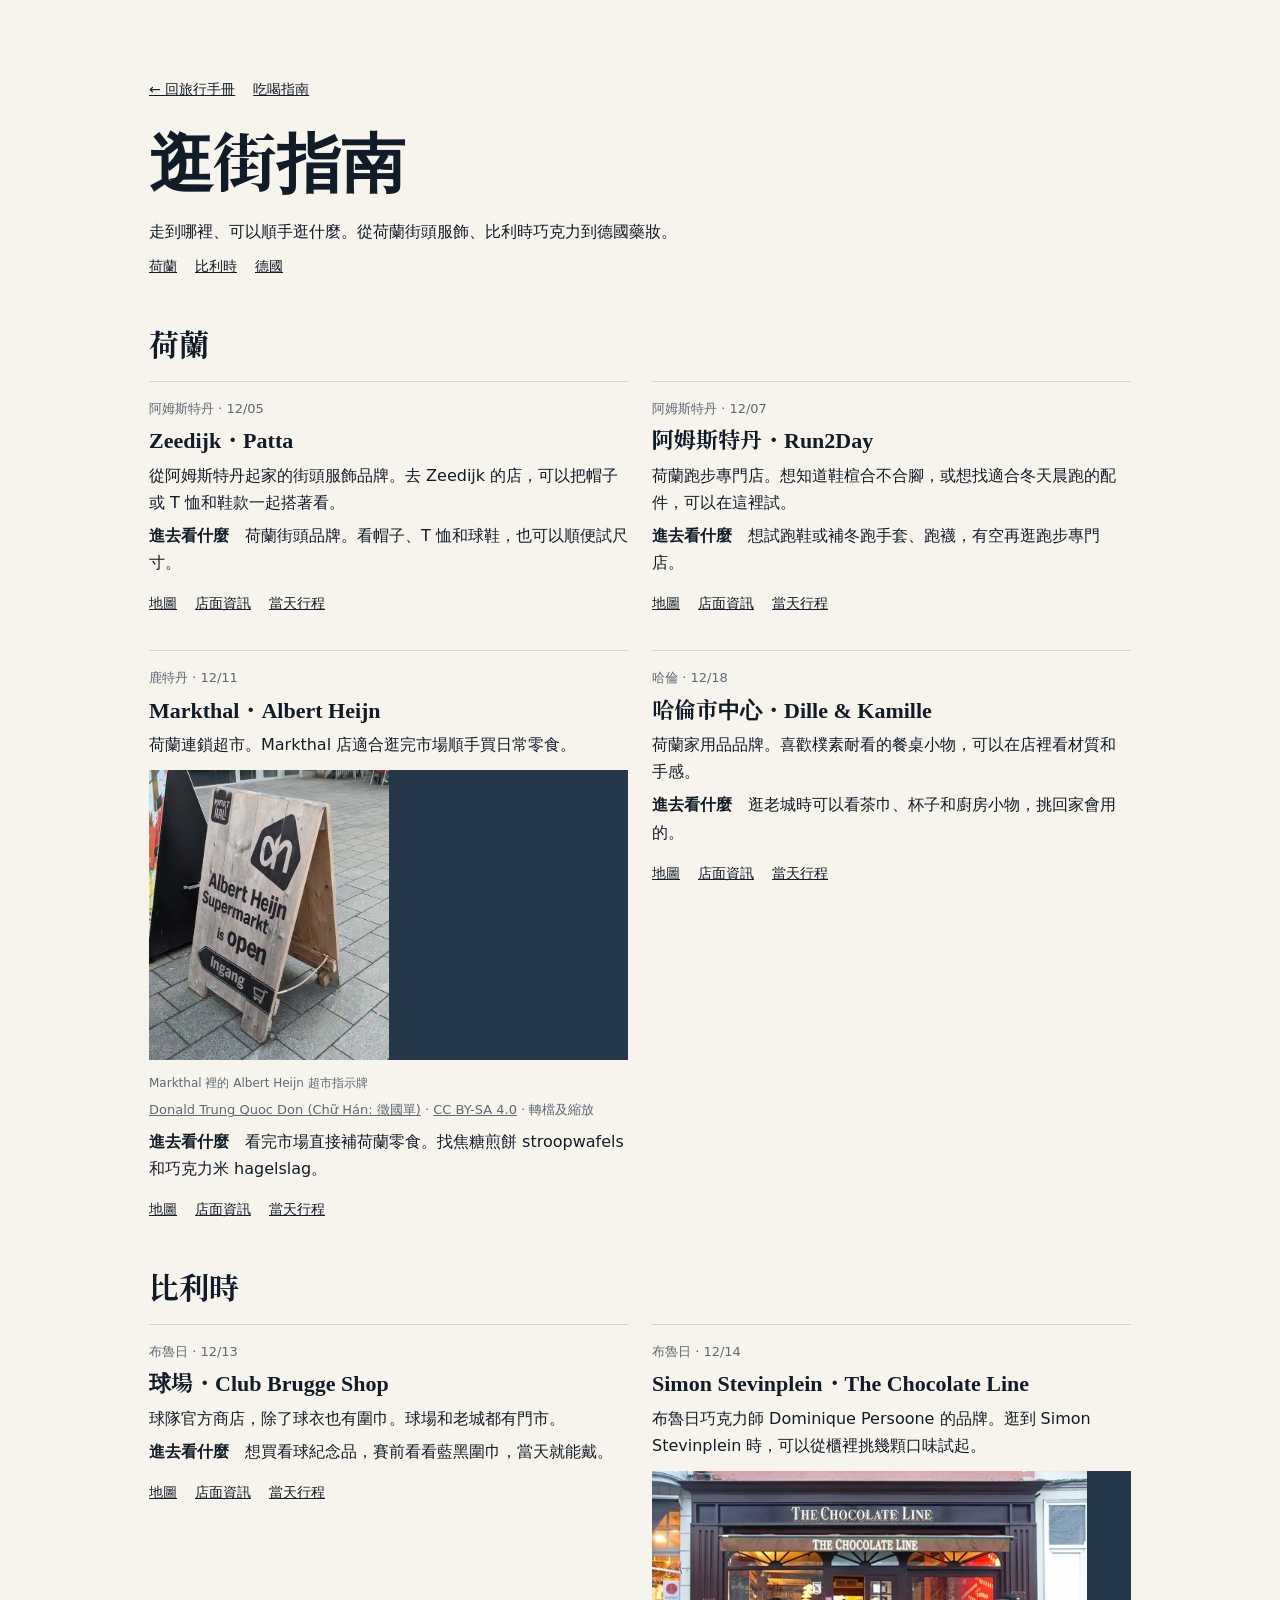
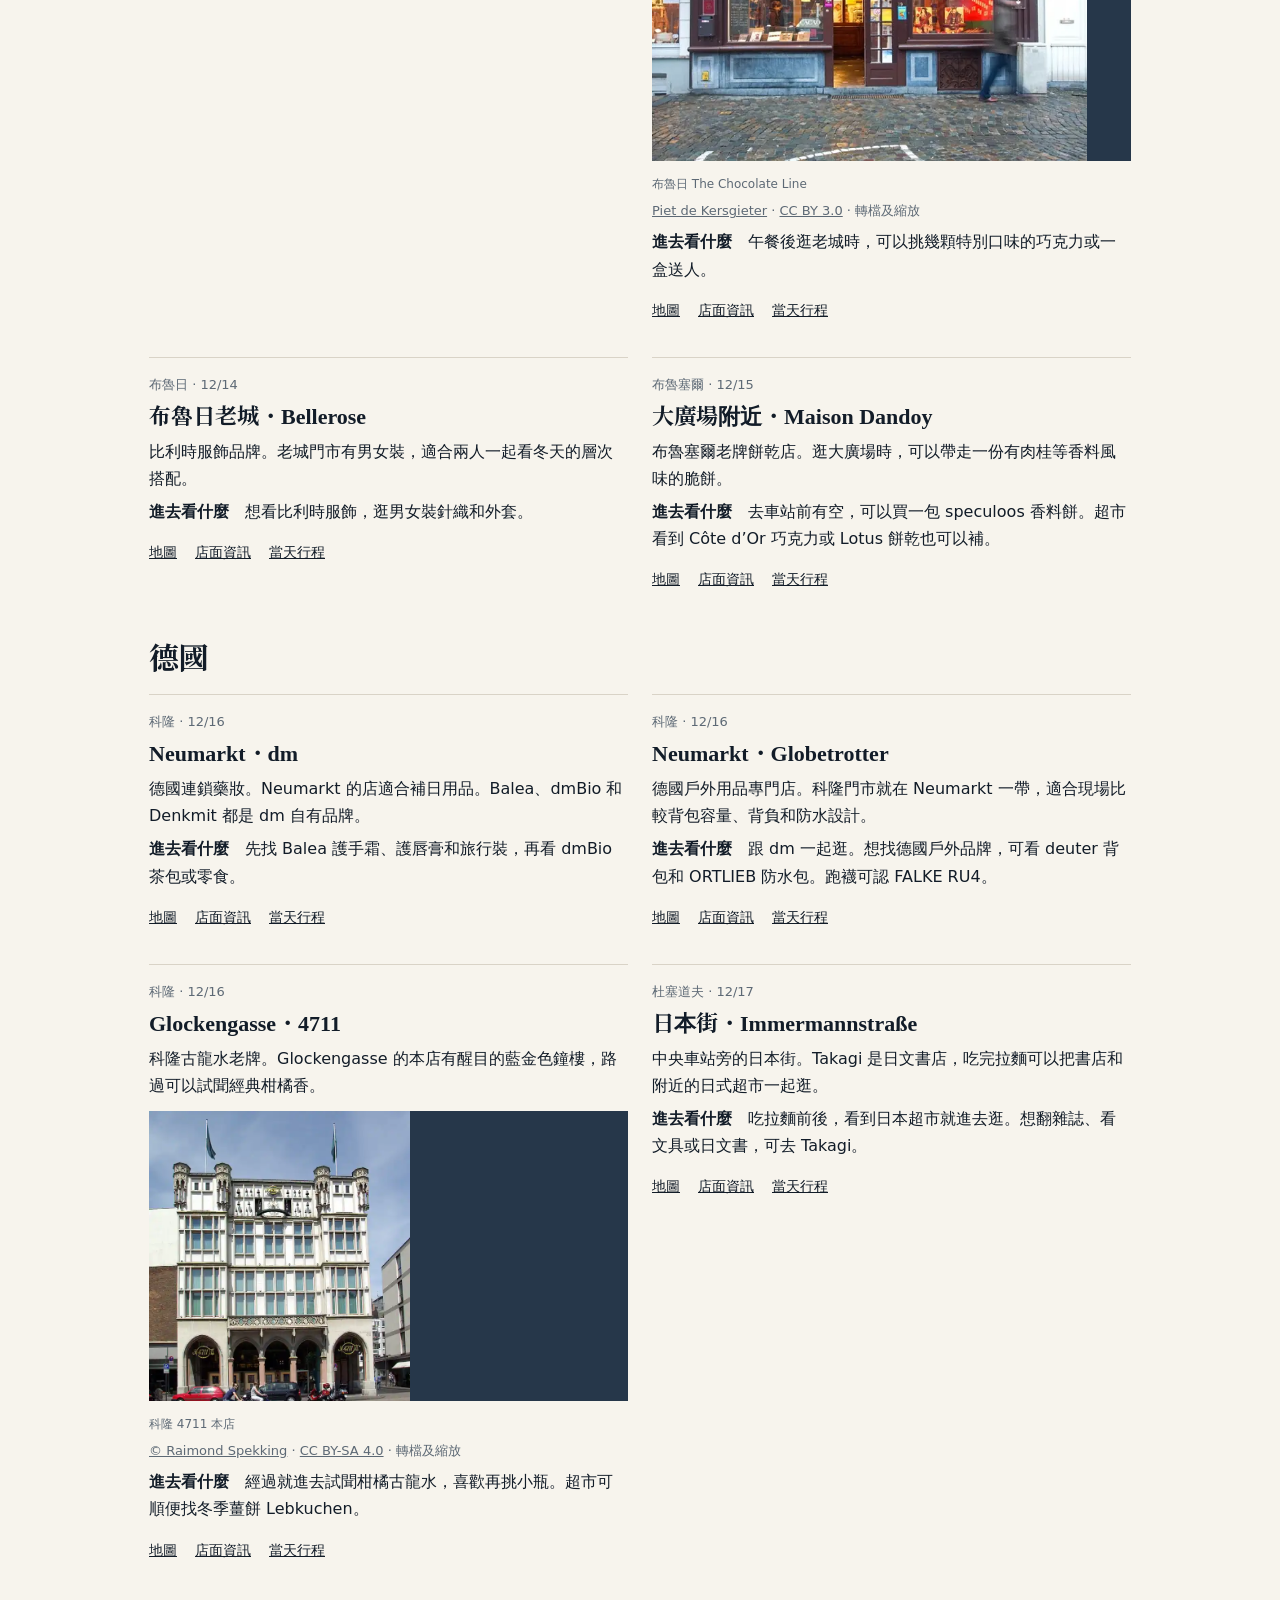
<file: shopping.html>
<!doctype html>
<html lang="zh-Hant">
<head>
<meta charset="utf-8">
<meta name="viewport" content="width=device-width, initial-scale=1">
<meta name="robots" content="noindex, nofollow">
<title>逛街指南｜冬季旅行手冊</title>
<style>@font-face {
  font-family: 'Noto Serif TC';
  font-style: normal;
  font-weight: 500 900;
  font-display: optional;
  src: url(assets/fonts/noto-serif-tc.woff2) format('woff2');
  unicode-range: U+3001-3002, U+4e00, U+4e0b, U+4e39, U+4e4b, U+4e86, U+4e8b, U+4e94, U+4ec0, U+4eca, U+4f4e, U+500b, U+502b, U+50cf, U+5169, U+51ac, U+51fa, U+5229, U+5230, U+524d, U+5340-5341, U+5348, U+534a, U+5403-5404, U+548c, U+54c8, U+54ea, U+5564, U+559d, U+56de, U+570b, U+5728, U+5730, U+57ce, U+5834, U+585e, U+5927, U+5929, U+592b, U+597d, U+59c6, U+5b78, U+5b8c, U+5cb8, U+5e02-5e03, U+5e15, U+5e38, U+5ea7, U+5ee3, U+5f9e, U+5fb7, U+60f3, U+65af-65b0, U+65c5, U+65e5, U+662f, U+6642, U+665a, U+675c, U+6a13, U+6a4b, U+6bcf, U+6bd4, U+6c34, U+6cb3, U+6cbf, U+6d77, U+6de1, U+706b, U+71b1, U+723e, U+7259, U+7279, U+73ed, U+7559, U+767b-767c, U+7684, U+770b, U+773c, U+7761, U+77e5, U+77f3, U+79d1, U+7a0b, U+7d66, U+8001, U+81ea, U+8335, U+8377, U+83dc, U+840a, U+8457, U+862d, U+884c, U+8857, U+88e1, U+8981, U+8a02, U+8a25, U+8a72, U+8d70, U+8eca, U+9014, U+9032, U+904b, U+904e, U+9053, U+908a, U+90fd, U+9152, U+91c0, U+91cd, U+934b, U+9418, U+9593, U+963f, U+9686, U+9808, U+9996, U+9b6f, U+9e7f, U+9ebc, U+ff0c;
}
@font-face {
  font-family: 'Source Serif 4';
  font-style: normal;
  font-weight: 400 600;
  font-display: swap;
  src: url(assets/fonts/source-serif-roman.woff2) format('woff2');
  unicode-range: U+0000-00FF, U+0131, U+0152-0153, U+02BB-02BC, U+02C6, U+02DA, U+02DC, U+0304, U+0308, U+0329, U+2000-206F, U+20AC, U+2122, U+2191, U+2193, U+2212, U+2215, U+FEFF, U+FFFD;
}
@font-face {
  font-family: 'Source Serif 4';
  font-style: italic;
  font-weight: 400;
  font-display: swap;
  src: url(assets/fonts/source-serif-italic.woff2) format('woff2');
  unicode-range: U+0000-00FF, U+0131, U+0152-0153, U+02BB-02BC, U+02C6, U+02DA, U+02DC, U+0304, U+0308, U+0329, U+2000-206F, U+20AC, U+2122, U+2191, U+2193, U+2212, U+2215, U+FEFF, U+FFFD;
}
@font-face {
  font-family: 'Source Code Pro';
  font-style: normal;
  font-weight: 400 500;
  font-display: swap;
  src: url(assets/fonts/source-code-pro.woff2) format('woff2');
  unicode-range: U+0000-00FF, U+0131, U+0152-0153, U+02BB-02BC, U+02C6, U+02DA, U+02DC, U+0304, U+0308, U+0329, U+2000-206F, U+20AC, U+2122, U+2191, U+2193, U+2212, U+2215, U+FEFF, U+FFFD;
}

/* Layout: winter light × railway timetable. Night-blue cover with a to-scale route map and 15 daylight strips;
   below it, editorial rules instead of boxes: overview timetable → day pages with a daylight bar → food → stays → before you go → notes. */
:root{
 --paper:#F1F3F4; --surface:#FFFFFF; --sunk:#E7EBED; --ink:#121C28; --ink-2:#34404D; --muted:#5D6975;
 --rule:#D5DBE0; --rule-strong:#121C28;
 --delft:#1E3F8C; --delft-wash:#E3E9F4; --lamp:#B47A00; --lamp-wash:#F6EBD3;
 --ok:#2E6A4E; --ok-wash:#DEEEE5; --warn:#C23B22; --warn-wash:#F8E1DB;
 --night:#0F1F45; --night-ink:#F3F5FA; --night-muted:#A8B6D6; --sun:#F2C14E;
 --day-band:#F4D98B; --night-band:#D9DEE6;
 --c-ams:#D0612A; --c-dh:#7A4E9A; --c-rtm:#2C7A8C; --c-bru:#3F7A5A; --c-bxl:#A8800F; --c-kol:#5A6475; --c-dus:#3367A6;
 --f-display:"Noto Serif TC","Songti TC",serif; --f-num:"Source Serif 4","Noto Serif TC",serif;
 --f-body:"Noto Sans TC","PingFang TC","Microsoft JhengHei",system-ui,sans-serif; --f-mono:"Source Code Pro","Noto Sans TC",ui-monospace,Menlo,monospace;
 --s1:4px;--s2:8px;--s3:12px;--s4:16px;--s5:24px;--s6:32px;--s7:48px;--s8:72px;
 --r:4px; --tap:44px; --gutter:16px; --nav-h:48px; --chips-h:56px;
}
@media (prefers-color-scheme: dark){:root:not([data-theme="light"]){
 --paper:#0B0F15; --surface:#121820; --sunk:#19212B; --ink:#E9EDF2; --ink-2:#C4CCD6; --muted:#93A0AE;
 --rule:#25303C; --rule-strong:#E9EDF2; --delft:#93B2F2; --delft-wash:#16233D; --lamp:#F2C14E; --lamp-wash:#2E2614;
 --ok:#7CCBA2; --ok-wash:#132A20; --warn:#F28B74; --warn-wash:#33190F;
 --night:#070C18; --night-ink:#EEF2F8; --night-muted:#8E9CC0; --sun:#F2C14E; --day-band:#8A7230; --night-band:#1E2834;
 --c-ams:#F09A66; --c-dh:#C3A3DD; --c-rtm:#86C2DE; --c-bru:#8CC7A8; --c-bxl:#E0BC5E; --c-kol:#AEB6C4; --c-dus:#8DB6E6;
 color-scheme:dark;}}
:root[data-theme="dark"]{
 --paper:#0B0F15; --surface:#121820; --sunk:#19212B; --ink:#E9EDF2; --ink-2:#C4CCD6; --muted:#93A0AE;
 --rule:#25303C; --rule-strong:#E9EDF2; --delft:#93B2F2; --delft-wash:#16233D; --lamp:#F2C14E; --lamp-wash:#2E2614;
 --ok:#7CCBA2; --ok-wash:#132A20; --warn:#F28B74; --warn-wash:#33190F;
 --night:#070C18; --night-ink:#EEF2F8; --night-muted:#8E9CC0; --sun:#F2C14E; --day-band:#8A7230; --night-band:#1E2834;
 --c-ams:#F09A66; --c-dh:#C3A3DD; --c-rtm:#86C2DE; --c-bru:#8CC7A8; --c-bxl:#E0BC5E; --c-kol:#AEB6C4; --c-dus:#8DB6E6;
 color-scheme:dark;}

*{box-sizing:border-box}
html{scroll-behavior:smooth}
@media (prefers-reduced-motion:reduce){html{scroll-behavior:auto}*{transition:none!important}}
body{margin:0;background:var(--paper);color:var(--ink);font:400 16px/1.7 var(--f-body)}
body::before{content:"";position:fixed;inset:0 0 auto;height:env(safe-area-inset-top,0px);z-index:30;background:var(--paper)}
a{color:inherit}
a:focus-visible,summary:focus-visible,input:focus-visible+.box{outline:2px solid var(--delft);outline-offset:2px}
h1,h2,h3{margin:0;text-wrap:balance} p{margin:0}
.wrap{max-width:1040px;margin:0 auto;padding-left:max(var(--gutter),env(safe-area-inset-left,0px));padding-right:max(var(--gutter),env(safe-area-inset-right,0px))}
@media(min-width:761px){:root{--gutter:24px}}
.nb{white-space:nowrap}
.label{font:500 12px/1.4 var(--f-body);letter-spacing:.04em;color:var(--muted)}
.kicker{font:500 11.5px/1.4 var(--f-mono);letter-spacing:.14em;text-transform:uppercase;color:var(--muted)}
.mono{font-family:var(--f-mono);font-variant-numeric:tabular-nums}
section.block{padding-block:var(--s8) 0;scroll-margin-top:var(--nav-h)}
.block-head{display:grid;gap:var(--s2);margin-bottom:var(--s5)}
.block-head h2{font:700 clamp(30px,7vw,44px)/1.2 var(--f-display)}
.block-head p{color:var(--ink-2);font-size:15px;max-width:38em}

/* cover */
.cover{background:var(--night);color:var(--night-ink)}
.cover .wrap{display:grid;grid-template-columns:minmax(0,1fr) minmax(0,1.05fr);gap:var(--s7);align-items:center;padding-block:var(--s8) var(--s7)}
.eyebrow{font:500 11.5px/1 var(--f-mono);letter-spacing:.16em;color:var(--night-muted)}
.cover h1{font:900 clamp(44px,9vw,76px)/1.04 var(--f-display);margin-top:var(--s5);letter-spacing:.01em}
.cover .sub{font:500 17px/1.5 var(--f-display);color:var(--night-muted);margin-top:var(--s3)}
.cover .stats{display:grid;grid-template-columns:repeat(4,minmax(0,1fr));margin-top:var(--s6);border-top:1px solid color-mix(in srgb,var(--night-ink) 22%,transparent)}
.stat{display:grid;padding:var(--s3) var(--s3) 0}.stat:first-child{padding-left:0}
.stat+.stat{border-left:1px solid color-mix(in srgb,var(--night-ink) 22%,transparent)}
.stat b{font:400 40px/1 var(--f-num)}.stat span{font-size:12px;color:var(--night-muted);margin-top:4px}
.countdown{margin-top:var(--s5);color:var(--night-muted);font-size:14px}
.countdown b{font:600 24px var(--f-num);color:var(--sun)}
.routemap{width:100%;height:auto;max-width:100%;display:block}
.routemap .country{fill:var(--night-muted);opacity:.45;font:500 10px var(--f-mono);letter-spacing:.2em}
.routemap .leg{fill:none;stroke:var(--night-ink);stroke-width:1.8;stroke-linejoin:round;stroke-linecap:round}
.routemap .spur{stroke:var(--night-ink);stroke-width:1.3;stroke-dasharray:2 5;opacity:.7}
.routemap .stay{fill:var(--sun);stroke:var(--night);stroke-width:2}
.routemap .trip{fill:var(--night-ink)}
.routemap .city{fill:var(--night-ink);font:600 13px var(--f-body)}
.routemap .cdate{fill:var(--night-muted);font:400 10.5px var(--f-mono)}
.routemap .city,.routemap .cdate{paint-order:stroke;stroke:var(--night);stroke-width:3px;stroke-linejoin:round}
.maplegend{display:flex;gap:var(--s4);font:500 11px var(--f-mono);letter-spacing:.06em;color:var(--night-muted);margin-top:var(--s2);flex-wrap:wrap}
.maplegend i{display:inline-block;width:9px;height:9px;border-radius:50%;background:var(--sun);margin-right:6px}
.maplegend em{display:inline-block;width:18px;border-top:1.5px dashed var(--night-ink);margin-right:6px;vertical-align:3px}
.strips{display:grid;gap:3px;margin-top:var(--s5)}
.strips i{display:block;height:4px;background:linear-gradient(90deg,color-mix(in srgb,var(--night-ink) 14%,transparent) var(--sr),var(--sun) var(--sr) var(--ss),color-mix(in srgb,var(--night-ink) 14%,transparent) var(--ss))}
.strips-cap{font:500 10.5px var(--f-mono);letter-spacing:.08em;color:var(--night-muted);margin-top:var(--s2)}

/* nav */
.nav{position:sticky;top:0;z-index:20;background:color-mix(in srgb,var(--paper) 88%,transparent);backdrop-filter:saturate(1.4) blur(12px);-webkit-backdrop-filter:saturate(1.4) blur(12px);border-bottom:1px solid var(--rule)}
.nav .wrap{display:flex;align-items:center;gap:var(--s2)}
.nav ul{list-style:none;margin:0;padding:0;display:flex;flex:1;min-width:0;overflow-x:auto;scrollbar-width:none}
.nav a{height:var(--nav-h);display:flex;align-items:center;padding:0 var(--s3);font:500 14px var(--f-body);color:var(--muted);text-decoration:none;white-space:nowrap}
.nav a:hover{color:var(--ink)}
.nav a[aria-current="true"]{color:var(--ink);box-shadow:inset 0 -2px var(--ink)}
.today{flex:none;border-radius:var(--r);background:var(--ink);color:var(--paper);font:600 14px var(--f-body);height:32px;display:flex;align-items:center;padding:0 var(--s4);text-decoration:none}

/* overview */
.ovlist{border-top:2px solid var(--rule-strong)}
@media(min-width:761px){.ovlist{columns:2;column-gap:var(--s7)}}
.ov{display:grid;grid-template-columns:64px minmax(0,1fr);gap:2px var(--s3);align-items:baseline;min-height:56px;padding:var(--s3) 0;border-bottom:1px solid var(--rule);text-decoration:none;break-inside:avoid}
.ov-date{grid-row:span 2;display:flex;gap:6px;align-items:baseline}
.ov-date b{font:400 20px/1 var(--f-num);color:var(--c)}.ov-date i{font:500 11px var(--f-mono);font-style:normal;color:var(--muted)}
.ov-main{display:grid}.ov-city{font:600 12px var(--f-body);letter-spacing:.04em;color:var(--c)}
.ov-title{font:500 15.5px/1.45 var(--f-body)}.ov:hover .ov-title{text-decoration:underline}
.ov-hotel{font-size:12.5px;color:var(--muted)}
.ov.is-today .ov-title{font-weight:700}
@media(max-width:760px){.ov-hotel:not(.is-change){display:none}}

/* date chips + legend */
.dchips{position:sticky;top:var(--nav-h);z-index:15;display:flex;overflow-x:auto;scrollbar-width:none;padding:0 var(--gutter);margin:0 calc(-1*var(--gutter)) var(--s5);border-bottom:1px solid var(--rule);background:var(--paper);scroll-snap-type:x proximity}
.dchip{position:relative;flex:none;display:grid;justify-items:center;align-content:center;min-width:48px;height:var(--chips-h);text-decoration:none;scroll-snap-align:start}
.dchip::after{content:"";position:absolute;left:10px;right:10px;bottom:6px;height:3px;background:var(--c)}
.dchip b{font:400 21px/1 var(--f-num)}.dchip i{font:500 10.5px var(--f-mono);font-style:normal;color:var(--muted)}
.dchip[aria-current="true"]{background:var(--sunk)}
.dchip.is-today{background:var(--ink);color:var(--paper)}.dchip.is-today i{color:inherit}
.legend{display:flex;flex-wrap:wrap;gap:var(--s2) var(--s4);font:500 12px var(--f-body);color:var(--muted);margin-bottom:var(--s5)}
.legend span{display:inline-flex;align-items:center;gap:6px}
.legend .mark{margin:0}

/* day */
.days{display:grid;gap:var(--s6)}
.day{border-top:2px solid var(--rule-strong);scroll-margin-top:calc(var(--nav-h) + var(--chips-h) + 8px)}
.day>summary{list-style:none;cursor:pointer}
.day>summary::-webkit-details-marker{display:none}
.day-head{display:grid;padding:var(--s4) 0;gap:0 var(--s4);grid-template-columns:auto minmax(0,1fr) var(--tap);
 grid-template-areas:"num city caret" "num title caret" "num mood mood" "num stay stay" "num light light"}
.day-meta{display:contents}
.day-num{grid-area:num;display:flex;align-items:baseline;gap:2px;color:var(--c)}
.day-num .m,.day-num .slash{font:400 18px var(--f-num);color:var(--muted)}
.day-num .d{font:400 56px/.9 var(--f-num)}
.day-num .wd{font:500 11px var(--f-mono);color:var(--muted);margin-left:6px}
.day-city{grid-area:city;font:600 12px var(--f-body);letter-spacing:.04em;color:var(--c);align-self:center}
.day-city .local{font:italic 400 15px var(--f-num);color:var(--muted);margin-left:4px}
.day h3{grid-area:title;font:700 clamp(22px,5.6vw,28px)/1.3 var(--f-display);margin-top:var(--s1)}
.mood{grid-area:mood;font-size:15px;color:var(--ink-2);margin-top:var(--s2)}
.stay{grid-area:stay;font-size:13px;color:var(--muted);margin-top:var(--s3);display:flex;gap:var(--s2);align-items:center;flex-wrap:wrap}
.stay span{border:1px solid var(--rule);border-radius:3px;font:500 11px var(--f-mono);padding:1px 5px}
.caret{grid-area:caret;justify-self:end;width:var(--tap);height:var(--tap);display:grid;place-items:center}
.caret::before{content:"";width:9px;height:9px;border-right:1.5px solid var(--muted);border-bottom:1.5px solid var(--muted);transform:rotate(45deg) translateY(-2px);transition:transform .2s}
details[open] .caret::before{transform:rotate(-135deg)}
.daylight{grid-area:light;position:relative;height:6px;margin:var(--s4) 0 var(--s5);border-radius:1px;
 background:linear-gradient(90deg,var(--night-band) var(--sr),var(--day-band) var(--sr) var(--ss),var(--night-band) var(--ss))}
.daylight i{position:absolute;top:-4px;width:1.5px;height:14px;background:var(--ink);transform:translateX(-50%)}
.daylight i.now{background:var(--warn);width:2px;height:18px;top:-6px}
.daylight .sr,.daylight .ss{position:absolute;top:12px;background:var(--paper);padding:0 3px;font:500 10px var(--f-mono);color:var(--muted);transform:translateX(-50%)}
.daylight .sr{left:var(--sr)}.daylight .ss{left:var(--ss)}
.day-body{display:grid}
.tl{list-style:none;margin:0;padding:var(--s2) 0 var(--s4)}
.tl li{display:grid;grid-template-columns:48px 20px minmax(0,1fr);gap:0 var(--s3);padding-block:10px;position:relative}
.tl li::before{content:"";position:absolute;left:calc(48px + var(--s3) + 9.5px);top:0;bottom:0;width:1px;background:var(--rule)}
.tl li:first-child::before{top:18px}.tl li:last-child::before{bottom:auto;height:18px}
.tl .t{font:400 13px/1.6 var(--f-mono);color:var(--muted);font-variant-numeric:tabular-nums}
.tl .x{font-size:15.5px;line-height:1.65;min-width:0}.tl .x b{color:var(--ink)}
.mark{position:relative;z-index:1;justify-self:center;width:11px;height:11px;margin-top:7px;border-radius:50%;background:var(--paper);border:1.5px solid var(--muted)}
.k-go .mark{border-radius:1px}
.k-see .mark{background:var(--delft);border-color:var(--delft)}
.k-eat .mark{background:var(--lamp);border-color:var(--lamp)}
.k-book .mark{background:var(--ok);border-color:var(--ok)}
.k-todo .mark{background:var(--warn-wash);border:2.5px solid var(--warn)}
.k-rest .mark{width:10px;height:2px;border:0;border-radius:0;background:var(--muted);margin-top:12px}
.k-run .mark{border-color:var(--delft)}
.plink{color:var(--ink);text-decoration:underline 1.5px var(--delft);text-underline-offset:3px;padding-block:4px}
.plink b{color:inherit}.plink::after{content:"↗";font:500 .78em var(--f-mono);color:var(--delft);margin-left:2px}
.chip{display:inline-block;font:500 11px/1 var(--f-mono);letter-spacing:.06em;padding:3px 6px;border-radius:3px;border:1px solid currentColor;margin-left:6px;vertical-align:2px}
.chip.k-book{color:var(--ok)}.chip.k-todo{color:var(--paper);background:var(--warn);border-color:var(--warn)}
.fact{margin:0 0 var(--s5) calc(48px + 20px + 2*var(--s3));padding:0 0 0 var(--s4);border-left:2px solid var(--delft);font:400 15px/1.75 var(--f-display);color:var(--ink-2);display:grid;gap:2px}
.fact span{font:500 11px var(--f-mono);letter-spacing:.14em;color:var(--delft)}
.day-act{padding:0 0 var(--s5)}
@media(min-width:761px){.tl,.fact{max-width:720px}}
.pl .pin::before,.stayc .pin::before{width:11px;height:11px}
.pin{display:inline-flex;align-items:center;justify-content:center;gap:var(--s2);min-height:var(--tap);min-width:var(--tap);border-radius:var(--r);border:1px solid var(--rule);color:var(--ink);font:500 13.5px var(--f-body);text-decoration:none;padding:0 var(--s4)}
.pin::before{content:"";width:9px;height:9px;border-radius:50% 50% 50% 0;transform:rotate(-45deg);background:var(--delft)}
.pin:hover{border-color:var(--ink)}
.pin-strong{width:100%;min-height:48px;background:var(--ink);color:var(--paper);border:0;font:600 15px var(--f-body)}
.pin-strong::before{background:var(--sun)}
@media(min-width:761px){.pin-strong{width:auto;padding-inline:var(--s5)}}

/* guides */
.guides{display:grid;gap:var(--s7)}
.guide{border-top:2px solid var(--rule-strong);padding-top:var(--s5);display:grid;gap:var(--s5);scroll-margin-top:var(--nav-h)}
.g-head{display:flex;flex-wrap:wrap;justify-content:space-between;align-items:baseline;gap:var(--s1) var(--s4)}
.g-head h3{font:700 clamp(26px,6vw,36px)/1.25 var(--f-display)}
.g-dates{font:500 12px var(--f-mono);color:var(--c)}
.g-body{display:grid;grid-template-columns:minmax(0,1.2fr) minmax(0,1fr);gap:var(--s6)}
.g-story{display:grid;gap:var(--s4);align-content:start}
.g-story p{font:400 17px/1.8 var(--f-display)}
.g-facts{margin:0;display:grid;grid-template-columns:auto minmax(0,1fr);border-top:1px solid var(--rule);padding-top:var(--s3);gap:6px var(--s4);font-size:14px}
.g-facts dt{font:500 11.5px var(--f-mono);letter-spacing:.08em;color:var(--muted);padding-top:3px}.g-facts dd{margin:0}
.dishes{list-style:none;margin:var(--s2) 0 0;padding:0;border-top:1px solid var(--rule)}
.dishes li{display:flex;flex-wrap:wrap;align-items:baseline;column-gap:var(--s2);padding:var(--s3) 0;border-bottom:1px solid var(--rule)}
.dishes b{order:0;font-weight:700}
.dishes li::before{content:"";order:1;flex:1;min-width:24px;border-bottom:1px dotted var(--muted);transform:translateY(-4px)}
.dishes i{order:2;font:italic 400 16px var(--f-num);color:var(--ink-2)}
.dishes span{order:3;flex-basis:100%;font-size:13.5px;color:var(--muted)}
.places{list-style:none;margin:0;padding:0;display:grid;grid-template-columns:1fr;gap:0 var(--s6);border-top:1px solid var(--rule)}
@media(min-width:761px){.places{grid-template-columns:1fr 1fr}}
.pl{display:grid;grid-template-columns:minmax(0,1fr) var(--tap);grid-template-areas:"top pin" "name pin" "dish pin" "why pin";gap:2px var(--s3);border-bottom:1px solid var(--rule);padding:var(--s3) 0;min-width:0}
.pl-top{grid-area:top;display:flex;gap:var(--s2);align-items:center}
.pl-name{grid-area:name;font-weight:700;font-size:16px;line-height:1.4}
.pl-dish{grid-area:dish;color:var(--ink-2);font-size:14px}
.pl-why{grid-area:why;font-size:13.5px;color:var(--muted)}
.pl .pin{grid-area:pin;align-self:center;width:var(--tap);height:var(--tap);padding:0}
.when{font:500 11.5px var(--f-mono);color:var(--muted)}
.badge{font:500 11px var(--f-mono);letter-spacing:.06em;padding:2px 6px;border-radius:3px}
.b-top{background:var(--ink);color:var(--paper)}
.b-alt{color:var(--muted);border:1px solid var(--rule)}
.star{font:500 12px var(--f-mono);color:var(--muted);margin-left:var(--s2)}
.more>summary{min-height:var(--tap);display:flex;align-items:center;font:500 13px var(--f-body);letter-spacing:.02em;color:var(--delft);cursor:pointer;list-style:none}
.more>summary::-webkit-details-marker{display:none}
.more>summary::before{content:"+";margin-right:8px}.more[open]>summary::before{content:"−"}

/* stays */
.stays{list-style:none;margin:0;padding:0;display:grid;grid-template-columns:1fr;gap:0 var(--s6);border-top:2px solid var(--rule-strong)}
@media(min-width:761px){.stays{grid-template-columns:1fr 1fr}}
.stayc{display:grid;grid-template-columns:minmax(0,1fr) var(--tap);grid-template-areas:"top pin" "name pin" "addr pin" "note pin";gap:2px var(--s3);padding:var(--s3) 0;border-bottom:1px solid var(--rule)}
.stay-top{grid-area:top;display:flex;gap:var(--s3);align-items:center;font:500 12px var(--f-mono);color:var(--muted)}
.sbadge{font:500 11px var(--f-mono);padding:2px 6px;border-radius:3px}
.s-ok{color:var(--ok);border:1px solid currentColor}.s-todo{color:var(--paper);background:var(--warn)}
.stay-name{grid-area:name;font-weight:700;font-size:16.5px}
.stay-addr{grid-area:addr;font-size:13.5px;color:var(--ink-2)}.stay-note{grid-area:note;font-size:13px;color:var(--muted)}
.stayc .pin{grid-area:pin;align-self:center;width:var(--tap);height:var(--tap);padding:0}

/* checklist */
.progress{display:flex;align-items:center;gap:var(--s3);font:500 13px var(--f-mono);color:var(--muted);margin-bottom:var(--s5)}
.progress b{color:var(--ink)}
.progress::after{content:"";flex:1;height:2px;background:linear-gradient(90deg,var(--ok) var(--p,0%),var(--rule) 0)}
.alldone{font:400 15px var(--f-display);color:var(--ok);margin:-12px 0 var(--s5)}
.todo-wrap{display:grid;grid-template-columns:repeat(auto-fit,minmax(min(100%,320px),1fr));gap:var(--s6)}
.tgroup>.label{display:block;padding-bottom:var(--s2);border-bottom:2px solid var(--rule-strong);color:var(--ink)}
details.tgroup>summary{list-style:none;cursor:pointer;min-height:var(--tap);display:flex;align-items:flex-end}
details.tgroup>summary::-webkit-details-marker{display:none}
details.tgroup>summary::after{content:"+";margin-left:auto;font-size:14px}
details.tgroup[open]>summary::after{content:"−"}
.tgroup ul{list-style:none;margin:0;padding:0}
.tgroup label,.tgroup li.static{display:grid;grid-template-columns:24px 52px minmax(0,1fr);gap:var(--s3);min-height:52px;padding:var(--s3) 0;border-bottom:1px solid var(--rule);cursor:pointer;align-items:start}
.tgroup li.static{cursor:default;grid-template-columns:40px 52px minmax(0,1fr);color:var(--muted)}
.tgroup label:active{background:var(--sunk)}
.tgroup input{position:absolute;opacity:0;width:1px;height:1px}
.box{width:22px;height:22px;border:1.5px solid var(--ink-2);border-radius:3px;margin-top:1px;display:grid;place-items:center}
.tgroup input:checked+.box{background:var(--ok);border-color:var(--ok)}
.tgroup input:checked+.box::after{content:"";width:5px;height:10px;border:solid var(--paper);border-width:0 2px 2px 0;transform:rotate(45deg) translate(-1px,-1px)}
.tgroup input:checked~.titem{text-decoration:line-through;color:var(--muted)}
.tdate{font:500 12.5px var(--f-mono);color:var(--muted);padding-top:2px}
.titem{display:grid;font-size:15px}.titem small{font-size:12.5px;color:var(--muted)}
.sicon{font:500 11px var(--f-mono);padding-top:3px}
.subhead{margin-top:var(--s7)}

/* info */
.prac{display:grid;grid-template-columns:repeat(auto-fit,minmax(min(100%,290px),1fr));gap:0 var(--s6)}
.card{border-top:2px solid var(--rule-strong);padding:var(--s4) 0 var(--s6);display:grid;gap:var(--s3);align-content:start;min-width:0}
.card.wide{grid-column:1/-1}
.card h3{font:700 20px/1.3 var(--f-display)}
.card ul{list-style:none;margin:0;padding:0;display:grid;gap:6px;font-size:15px}
.card li{position:relative;padding-left:var(--s4)}
.card li::before{content:"";position:absolute;left:0;top:.85em;width:7px;height:1px;background:var(--muted)}
.big{font:400 56px/1 var(--f-num);color:var(--delft)}
table{border-collapse:collapse;width:100%;font-size:14px}
th,td{text-align:left;padding:var(--s2) var(--s3) var(--s2) 0;border-bottom:1px solid var(--rule);vertical-align:top}
th{font:500 11px var(--f-mono);letter-spacing:.1em;color:var(--muted)}
.trains td:nth-child(3){font-family:var(--f-body);font-variant-numeric:tabular-nums;white-space:nowrap;font-size:13px}
footer{padding-block:var(--s7) var(--s8);color:var(--muted);font-size:13px;border-top:1px solid var(--rule);margin-top:var(--s8)}

/* phone */
@media(max-width:760px){
 :root{--nav-h:0px}
 .cover .wrap{grid-template-columns:minmax(0,1fr);gap:var(--s6);padding-block:var(--s7) var(--s6)}
 .nav{position:fixed;top:auto;bottom:0;left:0;right:0;border-bottom:0;border-top:1px solid var(--rule);padding-bottom:env(safe-area-inset-bottom,0px)}
 .nav .wrap{padding:0}
 .nav ul{overflow:visible}
 .nav li{flex:1}
 .nav a{height:56px;justify-content:center;padding:0;font-size:13px}
 .nav a[aria-current="true"]{box-shadow:inset 0 2px var(--ink)}
 .today{position:fixed;right:max(16px,env(safe-area-inset-right,0px));bottom:calc(68px + env(safe-area-inset-bottom,0px));height:var(--tap);box-shadow:0 4px 14px rgb(0 0 0 / .25)}
 body{padding-bottom:calc(56px + env(safe-area-inset-bottom,0px))}
 .dchips{top:env(safe-area-inset-top,0px);border-bottom:0;box-shadow:0 1px 0 var(--rule)}
 .day{scroll-margin-top:calc(var(--chips-h) + 8px)}
 .legend{display:none}
 .day-head{grid-template-areas:"num city caret" "title title title" "mood mood mood" "stay stay stay" "light light light"}
 .day-num .d{font-size:40px}
 .day:not([open]) .mood,.day:not([open]) .stay{display:none}
 .day:not([open]) .daylight{margin-bottom:0}
 .fact{margin-left:0}
 .g-body{grid-template-columns:minmax(0,1fr)}
 .trains,.trains tbody,.closed,.closed tbody{display:block}
 .trains thead,.closed thead{position:absolute;width:1px;height:1px;overflow:hidden;clip:rect(0 0 0 0)}
 .trains tr{display:grid;grid-template-columns:48px minmax(0,1fr) auto;gap:2px var(--s3);padding:var(--s3) 0;border-bottom:1px solid var(--rule)}
 .trains td,.closed td{padding:0;border:0}
 .trains td:nth-child(4){grid-column:2/-1;font-size:13px;color:var(--muted)}
 .closed tr{display:grid;padding:var(--s3) 0;border-bottom:1px solid var(--rule)}
 .closed td:first-child{font-weight:700}
 .closed td:nth-child(3){font:500 12.5px var(--f-mono);color:var(--muted)}
}
@media print{.nav,.today,.dchips{display:none}}
/* v4 photo book: paper, gilt details and the original timetable below each opener. */
:root{--paper:#f7f4ed;--surface:#fffdf7;--sunk:#eae5da;--rule:#d9d3c7;--night:#111b2b;--night-muted:#b8c6dd;--gold:#f4d58b;--safe-top:env(safe-area-inset-top,0px)}
@media(prefers-color-scheme:dark){:root:not([data-theme="light"]){--paper:#101721;--surface:#161e2a;--sunk:#202a38;--rule:#303b4a}}
:root[data-theme="dark"]{--paper:#101721;--surface:#161e2a;--sunk:#202a38;--rule:#303b4a}
body{overflow-wrap:anywhere}
.wrap{max-width:1136px}
[hidden]{display:none!important}
.nav{background:var(--paper);backdrop-filter:none;-webkit-backdrop-filter:none}
.nav a:hover,.dchip:hover{background:var(--sunk)}
.nav .today{color:var(--paper);min-height:44px}
.nav .today:hover{background:var(--ink-2);color:var(--paper)}
.nb{display:inline;white-space:normal}
.kicker{letter-spacing:.13em}
.photo{margin:0;min-width:0}
.photo img{display:block;width:100%;height:auto;object-fit:cover;object-position:var(--focus,50% 50%);background:#26374a}
.photo figcaption{font-size:12px;line-height:1.6;color:var(--muted);padding-top:8px}
.cover,.opener{position:relative;isolation:isolate;display:grid;color:#fff9e9;background:#111b2b}
.cover{min-height:min(780px,90svh)}
.cover-photo,.opener-photo{position:absolute;inset:0;pointer-events:none}
.cover-photo img,.opener-photo img{position:absolute;inset:0;z-index:-2;height:100%;max-width:none}
.cover::after,.opener::after{position:absolute;z-index:-1;inset:0;content:"";pointer-events:none;
 background:linear-gradient(0deg,rgb(9 15 26 / .94) 0%,rgb(9 15 26 / .76) 27%,transparent 74%),linear-gradient(180deg,rgb(9 15 26 / .76),transparent 23%)}
.cover .cover-copy{display:grid;grid-template-columns:1fr;grid-template-rows:auto 1fr auto;align-items:end;gap:20px;width:100%;padding-block:28px 44px}
.cover-mast,.opener-index{display:flex;justify-content:space-between;gap:12px;border-top:1px solid rgb(255 249 233 / .55);padding-top:12px;
 font:500 12px/1.4 var(--f-mono);letter-spacing:.15em;color:#fff4d9}
.cover h1{font-size:clamp(58px,8vw,112px);margin:16px 0 0;letter-spacing:.04em;text-wrap:initial}
.cover .eyebrow{color:var(--gold);line-height:1.45}
.cover .sub,.cover .countdown{color:#fff4d9}
.cover .sub{display:flex;flex-wrap:wrap;gap:3px 16px;font-size:clamp(15px,2vw,21px);margin-top:17px}
.cover .countdown{margin-top:12px}
.cover-index{display:flex;min-height:44px;align-items:center;justify-content:space-between;gap:24px;width:max-content;padding:0 0 1px;border-bottom:1px solid #fff4d9;color:#fff4d9;text-decoration:none;font-size:14px}
.cover-index:hover{color:var(--gold)}
.cover-photo figcaption,.opener-photo figcaption{position:absolute;right:max(var(--gutter),3%);bottom:10px;color:#fff4d9;padding:0;text-align:right;max-width:calc(100% - 2 * var(--gutter));text-shadow:0 1px 3px #0b121c;z-index:1}
.cover-photo figcaption{bottom:16px}
.cover a:focus-visible{outline-color:var(--gold)}

.contents-spread{display:grid;grid-template-columns:minmax(0,1fr) minmax(0,.92fr);gap:clamp(22px,5vw,66px);align-items:start}
.contents,.food-index ul{list-style:none;margin:12px 0 0;padding:0;border-top:1px solid var(--rule-strong)}
.contents a{display:grid;align-items:center;grid-template-columns:3em minmax(0,1fr) max-content;gap:8px;min-height:64px;border-bottom:1px solid var(--rule);padding:9px 0;text-decoration:none}
.contents a:hover,.food-index a:hover{color:var(--delft);background:var(--sunk)}
.folio{font:400 27px/1 var(--f-num);color:var(--muted)}
.contents-name{font:700 clamp(18px,2.2vw,27px)/1.25 var(--f-display)}
.contents-name i{display:block;font:italic 400 15px/1.3 var(--f-num);color:var(--muted);margin-top:4px}
.contents-date,.food-index a span{font:500 11px/1.4 var(--f-mono);color:var(--muted)}
.route-panel{background:var(--night);color:var(--night-ink);padding:clamp(16px,3vw,32px)}
.route-panel .kicker{color:var(--night-muted);margin-bottom:8px}
.route-panel .strips{gap:2px;margin-top:16px}
.route-panel .strips i{height:3px}
.stats{display:grid;grid-template-columns:repeat(4,minmax(0,1fr));margin-top:18px;border-top:1px solid rgb(255 255 255 / .24)}
.route-panel .stat{padding-inline:8px}
.route-panel .stat:first-child{padding-left:0}
.route-panel .stat b{font-size:clamp(26px,5vw,38px)}
.index-fold{margin:24px 0 0;border-block:1px solid var(--rule)}
.index-fold>summary,.photo-credits>summary{min-height:44px;cursor:pointer;padding:11px 0;font-weight:600}
.index-fold .ovlist{margin-bottom:12px}
.food-index{padding-top:clamp(28px,5vw,52px);scroll-margin-top:calc(var(--nav-h) + var(--safe-top) + 10px)}
.food-index .block-head h2{font-size:clamp(24px,5vw,32px)}
.food-index ul{display:grid;grid-template-columns:repeat(2,minmax(0,1fr));column-gap:24px}
.food-index a{display:flex;min-height:48px;justify-content:space-between;align-items:center;gap:10px;padding:7px 0;border-bottom:1px solid var(--rule);text-decoration:none;font-size:14px}
.food-index a span{text-align:right}
section#days{padding-top:44px}
.days-heading{margin-top:28px}
.dchips{top:calc(var(--nav-h) + var(--safe-top));margin-bottom:0;border-top:1px solid var(--rule)}
.chapter,.guide,.day{scroll-margin-top:calc(var(--nav-h) + var(--safe-top) + var(--chips-h) + 10px)}
.chapter{margin-bottom:clamp(60px,9vw,120px)}
.chapter:last-child{margin-bottom:0}
.bleed{width:min(100vw,1440px);margin-inline:calc((100% - min(100vw,1440px)) / 2)}
.opener{height:clamp(440px,65vw,680px)}
.opener-copy{display:grid;grid-template-rows:auto 1fr;align-items:end;gap:20px;width:min(100%,1136px);margin:auto;height:100%;padding:26px var(--gutter) 48px}
.opener-title>p{font:italic 400 clamp(26px,4.5vw,62px)/1 var(--f-num);color:var(--gold)}
.opener h2{font:900 clamp(40px,7vw,90px)/1.13 var(--f-display);text-wrap:balance;letter-spacing:.02em;margin:9px 0 15px}
.opener-intro{font:500 clamp(15px,2vw,20px)/1.65 var(--f-display);max-width:32em}
.chapter-links{display:flex;align-items:center;gap:6px 16px;flex-wrap:wrap;border-bottom:1px solid var(--rule);padding-block:4px;margin-bottom:24px}
.chapter-links a{display:inline-flex;align-items:center;min-height:44px;gap:4px;color:var(--delft);font:500 13px var(--f-mono);text-underline-offset:3px}
.chapter-links a small{color:var(--muted)}
.chapter-notes{display:grid;grid-template-columns:repeat(auto-fit,minmax(min(100%,360px),1fr));gap:24px;margin:0 0 30px}
.chapter-notes .g-story p{max-width:36em}
.days{gap:34px}
.day-city,.day-num,.ov-city,.ov-date b,.g-dates{color:var(--ink-2)}
.day-city{border-left:3px solid var(--c);padding-left:8px}
.day-num .d{color:var(--ink)}
.day-plan{min-width:0}
.day-photo{margin-block:12px 0}
.day-photo img{aspect-ratio:4/3}
.day-body.has-scene{grid-template-columns:minmax(0,1.55fr) minmax(0,1fr);gap:32px;align-items:start}
.guide{margin-top:clamp(42px,6vw,72px);gap:17px}
.g-head h3{margin-top:6px}
.dishes{display:grid;grid-template-columns:repeat(3,minmax(0,1fr));gap:16px;padding-top:14px}
.dishes li{display:grid;gap:3px;align-content:start;padding-top:0;overflow-wrap:anywhere}
.dishes li::before{display:none}
.dishes .dish-photo{margin-bottom:7px}
.dish-photo img{aspect-ratio:4/3}
.dishes b{font:700 17px/1.35 var(--f-display)}
.dishes i,.dishes span{order:initial}
.dishes i{font-size:15px}
.dishes span{line-height:1.55}
.photo-credits{margin-top:20px;border-block:1px solid var(--rule)}
.photo-credits ul{padding-left:20px}
.photo-credits a{display:inline-block;min-height:24px;text-underline-offset:3px}
.skip-link{position:fixed;z-index:35;top:8px;left:8px;transform:translateY(-150%);background:var(--ink);color:var(--paper);padding:10px 16px}
.skip-link:focus{transform:none}
@media(min-width:761px){
 .nav{top:var(--safe-top)}
 .cover::after{background:linear-gradient(0deg,rgb(9 15 26 / .93) 0%,rgb(9 15 26 / .69) 20%,transparent 70%),linear-gradient(90deg,rgb(9 15 26 / .8),rgb(9 15 26 / .3) 45%,transparent 72%),linear-gradient(180deg,rgb(9 15 26 / .75),transparent 24%)}
}
@media(max-width:760px){
 .cover{min-height:72svh}
 .cover .cover-copy{padding-block:22px 48px;gap:15px}
 .cover h1{font-size:clamp(52px,15.5vw,74px)}
 .cover .sub{flex-direction:column}
 .cover-mast,.opener-index{font-size:10px}
 .cover-photo figcaption{bottom:10px}
 .contents-spread,.food-index ul{grid-template-columns:minmax(0,1fr)}
 .opener{height:72svh;min-height:390px;max-height:720px}
 .opener-copy{padding-block:20px 52px}
 .chapter-links{gap:4px 10px}
 .chapter-links a{min-width:44px}
 .chapter-notes{margin-bottom:24px}
 .day-head{gap:0 8px;grid-template-columns:auto minmax(0,1fr) var(--tap);padding:12px 0 8px}
 .day-body.has-scene{grid-template-columns:minmax(0,1fr);gap:12px}
 .day-photo{margin-block:8px 0}
 .dishes{grid-template-columns:repeat(2,minmax(0,1fr));gap:12px}
 .day-num .wd{margin-left:3px}
 .nav .today{padding-inline:16px}
}
@media print{
 .cover,.opener{min-height:0;height:auto;break-inside:avoid}
 .cover-photo,.opener-photo{position:static;grid-row:2}
 .cover-photo img,.opener-photo img{position:static;height:250px}
 .cover-photo figcaption,.opener-photo figcaption{position:static;text-align:left}
 .bleed{width:100%;margin-inline:0}
}
.tl .plink,.tl .plink::after{color:#79530a;text-decoration-color:#9b721b}
@media(prefers-color-scheme:dark){:root:not([data-theme="light"]) .tl .plink,:root:not([data-theme="light"]) .tl .plink::after{color:var(--gold);text-decoration-color:var(--gold)}}
:root[data-theme="dark"] .tl .plink,:root[data-theme="dark"] .tl .plink::after{color:var(--gold);text-decoration-color:var(--gold)}
.dish-photo.photo-portrait img{object-fit:contain;background:var(--sunk)}
@media(min-width:1100px){
 .dishes[data-count="4"]{grid-template-columns:repeat(4,minmax(0,1fr))}
 .dishes[data-count="5"]{grid-template-columns:repeat(5,minmax(0,1fr))}
}
html{overflow-x:clip}
.day-act{display:flex;align-items:center;gap:8px 16px;flex-wrap:wrap}
.nearby-food{display:inline-flex;align-items:center;min-height:44px;color:var(--delft);font-size:14px;text-underline-offset:3px}

.shopping-stops{margin:0 0 20px;border-top:1px solid var(--rule);padding-top:12px;font-size:14px}
.shopping-stops > b{color:var(--muted)}
.shopping-stops ul,.shopping-index ul{list-style:none;margin:4px 0 0;padding:0}
.shopping-stops li{padding-bottom:8px}
.shopping-stops a,.shopping-index li a{display:inline-flex;align-items:center;min-height:44px;font-weight:600}
.shopping-stops li span{display:block}
.shopping-index ul{padding:0 14px 12px}
body.shopping-body{padding-bottom:0}
.shopping-page{max-width:1030px;padding-block:clamp(24px,6vw,68px)}
.shopping-nav,.shopping-links{display:flex;gap:0 18px;flex-wrap:wrap;font-size:14px}
.shopping-nav a,.shopping-links a{display:inline-flex;align-items:center;min-height:44px}
.shopping-page h1{font:700 clamp(34px,7vw,64px)/1.15 var(--f-display);margin:16px 0}
.shopping-page h2{font:700 30px var(--f-display);margin:0 0 16px}
.shopping-country{padding-top:32px;scroll-margin-top:12px}
.shopping-grid{display:grid;grid-template-columns:repeat(2,minmax(0,1fr));gap:24px}
.shopping-entry{border-top:1px solid var(--rule);padding-top:12px;overflow-wrap:anywhere}
.shopping-entry h3{font:700 22px/1.3 var(--f-display);margin:6px 0}
.shopping-entry p{margin:6px 0}
.shopping-city,.shopping-credit{font-size:13px;color:var(--muted)}
.shopping-entry figure{margin:12px 0 4px}
.shopping-entry figure img{width:100%;max-height:290px;object-fit:contain;object-position:left center}
.shopping-entry figcaption{margin-top:6px}
@media(max-width:620px){.shopping-grid{grid-template-columns:1fr;gap:14px}}
</style>
</head>
<body class="shopping-body">
<main class="wrap shopping-page">
  <nav class="shopping-nav" aria-label="旅行手冊"><a href="index.html#overview">← 回旅行手冊</a><a href="food.html">吃喝指南</a></nav>
  <h1>逛街指南</h1>
  <p>走到哪裡、可以順手逛什麼。從荷蘭街頭服飾、比利時巧克力到德國藥妝。</p>
  <nav class="shopping-nav" aria-label="選擇國家"><a href="#nl">荷蘭</a><a href="#be">比利時</a><a href="#de">德國</a></nav>
  <section class="shopping-country" id="nl"><h2>荷蘭</h2><div class="shopping-grid"><article class="shopping-entry">
  <span class="shopping-city">阿姆斯特丹 · 12/05</span>
  <h3>Zeedijk・Patta</h3>
  <p>從阿姆斯特丹起家的街頭服飾品牌。去 Zeedijk 的店，可以把帽子或 T 恤和鞋款一起搭著看。</p>

  <p><strong>進去看什麼</strong>　荷蘭街頭品牌。看帽子、T 恤和球鞋，也可以順便試尺寸。</p>
  <div class="shopping-links"><a href="https://www.google.com/maps/search/?api=1&amp;query=Patta+Zeedijk+Amsterdam">地圖</a><a href="https://es.patta.nl/pages/stores/patta-amsterdam">店面資訊</a><a href="index.html#d1205">當天行程</a></div>
</article><article class="shopping-entry">
  <span class="shopping-city">阿姆斯特丹 · 12/07</span>
  <h3>阿姆斯特丹・Run2Day</h3>
  <p>荷蘭跑步專門店。想知道鞋楦合不合腳，或想找適合冬天晨跑的配件，可以在這裡試。</p>

  <p><strong>進去看什麼</strong>　想試跑鞋或補冬跑手套、跑襪，有空再逛跑步專門店。</p>
  <div class="shopping-links"><a href="https://www.google.com/maps/search/?api=1&amp;query=Run2Day+Amsterdam">地圖</a><a href="https://amsterdam.run2day.nl/winkel/">店面資訊</a><a href="index.html#d1207">當天行程</a></div>
</article><article class="shopping-entry">
  <span class="shopping-city">鹿特丹 · 12/11</span>
  <h3>Markthal・Albert Heijn</h3>
  <p>荷蘭連鎖超市。Markthal 店適合逛完市場順手買日常零食。</p>
<figure class="photo " style="--focus:50% 50%"><img src="assets/img/rtm/markthal-albert-heijn-640.webp" srcset="assets/img/rtm/markthal-albert-heijn-640.webp 640w, assets/img/rtm/markthal-albert-heijn-1280.webp 1280w, assets/img/rtm/markthal-albert-heijn-1920.webp 1920w" sizes="(min-width: 1030px) 475px, (min-width: 621px) 46vw, 94vw" width="640" height="773" alt="鹿特丹 Markthal 的 Albert Heijn 指示牌" loading="lazy" decoding="async"><figcaption>Markthal 裡的 Albert Heijn 超市指示牌</figcaption></figure><p class="shopping-credit"><a href="https://commons.wikimedia.org/wiki/File:Markthal_-_Albert_Heijn_Supermarkt_is_OPEN_sign%2C_Rotterdam-Centrum%2C_Rotterdam_%282022%29_01.jpg">Donald Trung Quoc Don (Chữ Hán: 徵國單)</a> · <a href="https://creativecommons.org/licenses/by-sa/4.0">CC BY-SA 4.0</a> · 轉檔及縮放</p>
  <p><strong>進去看什麼</strong>　看完市場直接補荷蘭零食。找焦糖煎餅 stroopwafels 和巧克力米 hagelslag。</p>
  <div class="shopping-links"><a href="https://www.google.com/maps/search/?api=1&amp;query=Albert+Heijn+Markthal+Rotterdam">地圖</a><a href="https://markthal.nl/non-food/albert-heijn/">店面資訊</a><a href="index.html#d1211">當天行程</a></div>
</article><article class="shopping-entry">
  <span class="shopping-city">哈倫 · 12/18</span>
  <h3>哈倫市中心・Dille &amp; Kamille</h3>
  <p>荷蘭家用品品牌。喜歡樸素耐看的餐桌小物，可以在店裡看材質和手感。</p>

  <p><strong>進去看什麼</strong>　逛老城時可以看茶巾、杯子和廚房小物，挑回家會用的。</p>
  <div class="shopping-links"><a href="https://www.google.com/maps/search/?api=1&amp;query=Dille+%26+Kamille+Haarlem">地圖</a><a href="https://www.dille-kamille.com/stores/haarlem/">店面資訊</a><a href="index.html#d1218">當天行程</a></div>
</article></div></section><section class="shopping-country" id="be"><h2>比利時</h2><div class="shopping-grid"><article class="shopping-entry">
  <span class="shopping-city">布魯日 · 12/13</span>
  <h3>球場・Club Brugge Shop</h3>
  <p>球隊官方商店，除了球衣也有圍巾。球場和老城都有門市。</p>

  <p><strong>進去看什麼</strong>　想買看球紀念品，賽前看看藍黑圍巾，當天就能戴。</p>
  <div class="shopping-links"><a href="https://www.google.com/maps/search/?api=1&amp;query=Club+Brugge+Shop+Jan+Breydelstadion">地圖</a><a href="https://shop.clubbrugge.be/pages/onze-winkels">店面資訊</a><a href="index.html#d1213">當天行程</a></div>
</article><article class="shopping-entry">
  <span class="shopping-city">布魯日 · 12/14</span>
  <h3>Simon Stevinplein・The Chocolate Line</h3>
  <p>布魯日巧克力師 Dominique Persoone 的品牌。逛到 Simon Stevinplein 時，可以從櫃裡挑幾顆口味試起。</p>
<figure class="photo " style="--focus:50% 50%"><img src="assets/img/bru/chocolate-line-shop-640.webp" srcset="assets/img/bru/chocolate-line-shop-640.webp 640w, assets/img/bru/chocolate-line-shop-1280.webp 1280w, assets/img/bru/chocolate-line-shop-1920.webp 1920w" sizes="(min-width: 1030px) 475px, (min-width: 621px) 46vw, 94vw" width="640" height="427" alt="布魯日 The Chocolate Line 店面" loading="lazy" decoding="async"><figcaption>布魯日 The Chocolate Line</figcaption></figure><p class="shopping-credit"><a href="https://commons.wikimedia.org/wiki/File:The_chocolate_line.jpg">Piet de Kersgieter</a> · <a href="https://creativecommons.org/licenses/by/3.0">CC BY 3.0</a> · 轉檔及縮放</p>
  <p><strong>進去看什麼</strong>　午餐後逛老城時，可以挑幾顆特別口味的巧克力或一盒送人。</p>
  <div class="shopping-links"><a href="https://www.google.com/maps/search/?api=1&amp;query=The+Chocolate+Line+Brugge">地圖</a><a href="https://www.thechocolateline.be/en/p/locations">店面資訊</a><a href="index.html#d1214">當天行程</a></div>
</article><article class="shopping-entry">
  <span class="shopping-city">布魯日 · 12/14</span>
  <h3>布魯日老城・Bellerose</h3>
  <p>比利時服飾品牌。老城門市有男女裝，適合兩人一起看冬天的層次搭配。</p>

  <p><strong>進去看什麼</strong>　想看比利時服飾，逛男女裝針織和外套。</p>
  <div class="shopping-links"><a href="https://www.google.com/maps/search/?api=1&amp;query=Bellerose+Bruges">地圖</a><a href="https://bellerose.com/pages/stores/bruges">店面資訊</a><a href="index.html#d1214">當天行程</a></div>
</article><article class="shopping-entry">
  <span class="shopping-city">布魯塞爾 · 12/15</span>
  <h3>大廣場附近・Maison Dandoy</h3>
  <p>布魯塞爾老牌餅乾店。逛大廣場時，可以帶走一份有肉桂等香料風味的脆餅。</p>

  <p><strong>進去看什麼</strong>　去車站前有空，可以買一包 speculoos 香料餅。超市看到 Côte d’Or 巧克力或 Lotus 餅乾也可以補。</p>
  <div class="shopping-links"><a href="https://www.google.com/maps/search/?api=1&amp;query=Maison+Dandoy+Grand+Place+Brussels">地圖</a><a href="https://maisondandoy.com/boutiques">店面資訊</a><a href="index.html#d1215">當天行程</a></div>
</article></div></section><section class="shopping-country" id="de"><h2>德國</h2><div class="shopping-grid"><article class="shopping-entry">
  <span class="shopping-city">科隆 · 12/16</span>
  <h3>Neumarkt・dm</h3>
  <p>德國連鎖藥妝。Neumarkt 的店適合補日用品。Balea、dmBio 和 Denkmit 都是 dm 自有品牌。</p>

  <p><strong>進去看什麼</strong>　先找 Balea 護手霜、護唇膏和旅行裝，再看 dmBio 茶包或零食。</p>
  <div class="shopping-links"><a href="https://www.google.com/maps/search/?api=1&amp;query=dm+Neumarkt+2-4+K%C3%B6ln">地圖</a><a href="https://www.dm.de/store/d13a/none">店面資訊</a><a href="index.html#d1216">當天行程</a></div>
</article><article class="shopping-entry">
  <span class="shopping-city">科隆 · 12/16</span>
  <h3>Neumarkt・Globetrotter</h3>
  <p>德國戶外用品專門店。科隆門市就在 Neumarkt 一帶，適合現場比較背包容量、背負和防水設計。</p>

  <p><strong>進去看什麼</strong>　跟 dm 一起逛。想找德國戶外品牌，可看 deuter 背包和 ORTLIEB 防水包。跑襪可認 FALKE RU4。</p>
  <div class="shopping-links"><a href="https://www.google.com/maps/search/?api=1&amp;query=Globetrotter+K%C3%B6ln">地圖</a><a href="https://www.globetrotter.de/filialen/koeln/">店面資訊</a><a href="index.html#d1216">當天行程</a></div>
</article><article class="shopping-entry">
  <span class="shopping-city">科隆 · 12/16</span>
  <h3>Glockengasse・4711</h3>
  <p>科隆古龍水老牌。Glockengasse 的本店有醒目的藍金色鐘樓，路過可以試聞經典柑橘香。</p>
<figure class="photo " style="--focus:50% 50%"><img src="assets/img/kol/4711-glockengasse-640.webp" srcset="assets/img/kol/4711-glockengasse-640.webp 640w, assets/img/kol/4711-glockengasse-1280.webp 1280w, assets/img/kol/4711-glockengasse-1920.webp 1920w" sizes="(min-width: 1030px) 475px, (min-width: 621px) 46vw, 94vw" width="640" height="711" alt="科隆 Glockengasse 的 4711 本店外觀" loading="lazy" decoding="async"><figcaption>科隆 4711 本店</figcaption></figure><p class="shopping-credit"><a href="https://commons.wikimedia.org/wiki/File:4711_Glockengasse_Cologne.jpg">© Raimond Spekking</a> · <a href="https://creativecommons.org/licenses/by-sa/4.0">CC BY-SA 4.0</a> · 轉檔及縮放</p>
  <p><strong>進去看什麼</strong>　經過就進去試聞柑橘古龍水，喜歡再挑小瓶。超市可順便找冬季薑餅 Lebkuchen。</p>
  <div class="shopping-links"><a href="https://www.google.com/maps/search/?api=1&amp;query=4711+Haus+Glockengasse+K%C3%B6ln">地圖</a><a href="https://4711.com/en/pages/faq">店面資訊</a><a href="index.html#d1216">當天行程</a></div>
</article><article class="shopping-entry">
  <span class="shopping-city">杜塞道夫 · 12/17</span>
  <h3>日本街・Immermannstraße</h3>
  <p>中央車站旁的日本街。Takagi 是日文書店，吃完拉麵可以把書店和附近的日式超市一起逛。</p>

  <p><strong>進去看什麼</strong>　吃拉麵前後，看到日本超市就進去逛。想翻雜誌、看文具或日文書，可去 Takagi。</p>
  <div class="shopping-links"><a href="https://www.google.com/maps/search/?api=1&amp;query=Takagi+Buchhandlung+Immermannstra%C3%9Fe+D%C3%BCsseldorf">地圖</a><a href="https://www.visitduesseldorf.de/attraktionen/takagi-buchhandlung-e7cd74e7c0">店面資訊</a><a href="index.html#d1217">當天行程</a></div>
</article></div></section>
</main>
</body>
</html>
</file>
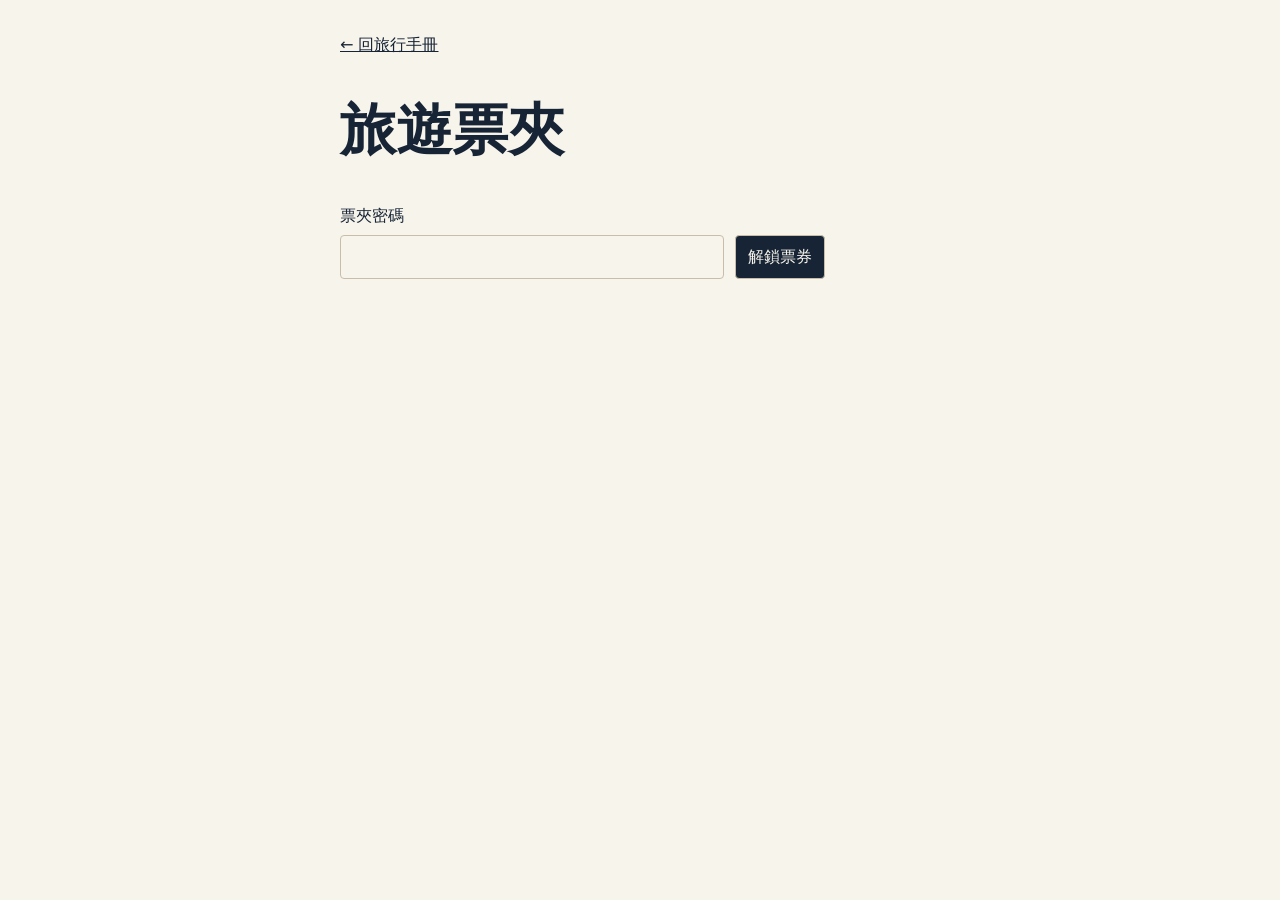
<file: tickets.html>
<!doctype html>
<html lang="zh-Hant">
<head>
  <meta charset="utf-8">
  <meta name="viewport" content="width=device-width, initial-scale=1">
  <meta name="robots" content="noindex, nofollow">
  <meta http-equiv="Content-Security-Policy" content="default-src 'none'; style-src 'self'; script-src 'self'; connect-src 'self'; base-uri 'none'; form-action 'none'">
  <title>旅遊票夾｜荷比德冬季旅行</title>
  <link rel="stylesheet" href="assets/tickets.css">
  <script type="module" src="assets/tickets.js"></script>
</head>
<body>
<main>
  <a href="./">← 回旅行手冊</a>
  <h1>旅遊票夾</h1>
  <form id="unlock">
    <label for="password">票夾密碼</label>
    <input id="password" type="password" autocomplete="current-password" required>
    <button type="submit">解鎖票券</button>
  </form>
  <p id="status" role="status"></p>
  <section id="wallet" aria-label="票券列表" hidden>
    <button id="lock" type="button">鎖定票夾</button>
    <div id="tickets"></div>
  </section>
</main>
</body>
</html>
</file>
<file: assets/tickets.css>
:root { color-scheme: light dark; --paper: #f7f4ec; --ink: #172435; --rule: #c9bda9; --muted: #4d5967; }
@media (prefers-color-scheme: dark) {
  :root { --paper: #172435; --ink: #f7f4ec; --rule: #677480; --muted: #c3c9cd; }
}
* { box-sizing: border-box; }
body { margin: 0; background: var(--paper); color: var(--ink); font: 16px/1.6 system-ui, sans-serif; }
main { max-width: 40rem; padding: 2rem 1.25rem 4rem; margin: auto; }
h1, h2 { font-family: Georgia, "Noto Serif TC", serif; line-height: 1.25; }
h1 { font-size: clamp(2rem, 8vw, 3.5rem); }
h2 { margin: .2rem 0; }
a { color: inherit; }
label { display: block; }
input, button, .ticket-link { min-height: 44px; font: inherit; }
input, button { padding: .5rem .75rem; border: 1px solid var(--rule); border-radius: 4px; }
input { color: var(--ink); background: var(--paper); width: min(100%, 24rem); margin: .4rem .4rem .4rem 0; }
button { color: var(--paper); background: var(--ink); cursor: pointer; }
article { border-top: 1px solid var(--rule); padding-block: 1rem; }
article p { color: var(--muted); margin: .2rem 0 .5rem; }
.ticket-link { display: inline-flex; align-items: center; padding: .35rem .55rem; }
.ticket-actions { display: flex; flex-wrap: wrap; gap: .25rem; }
</file>
